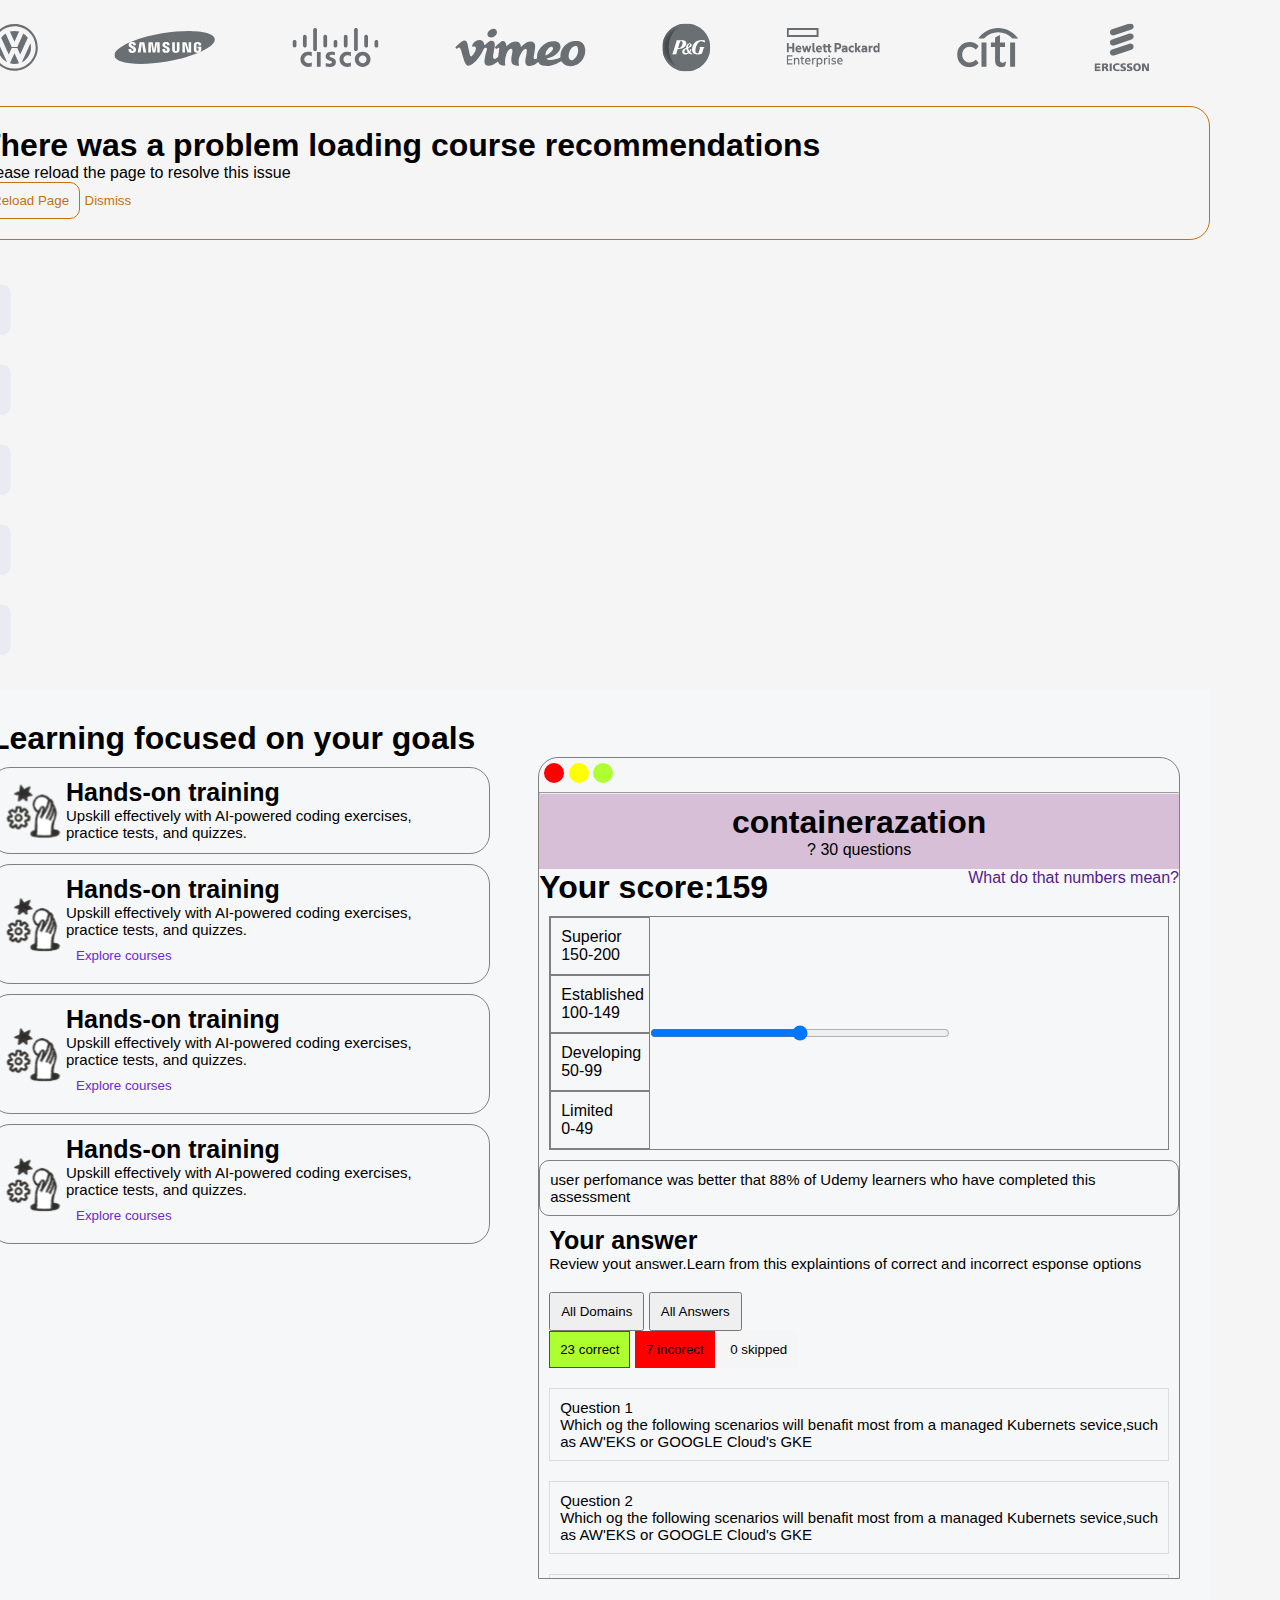
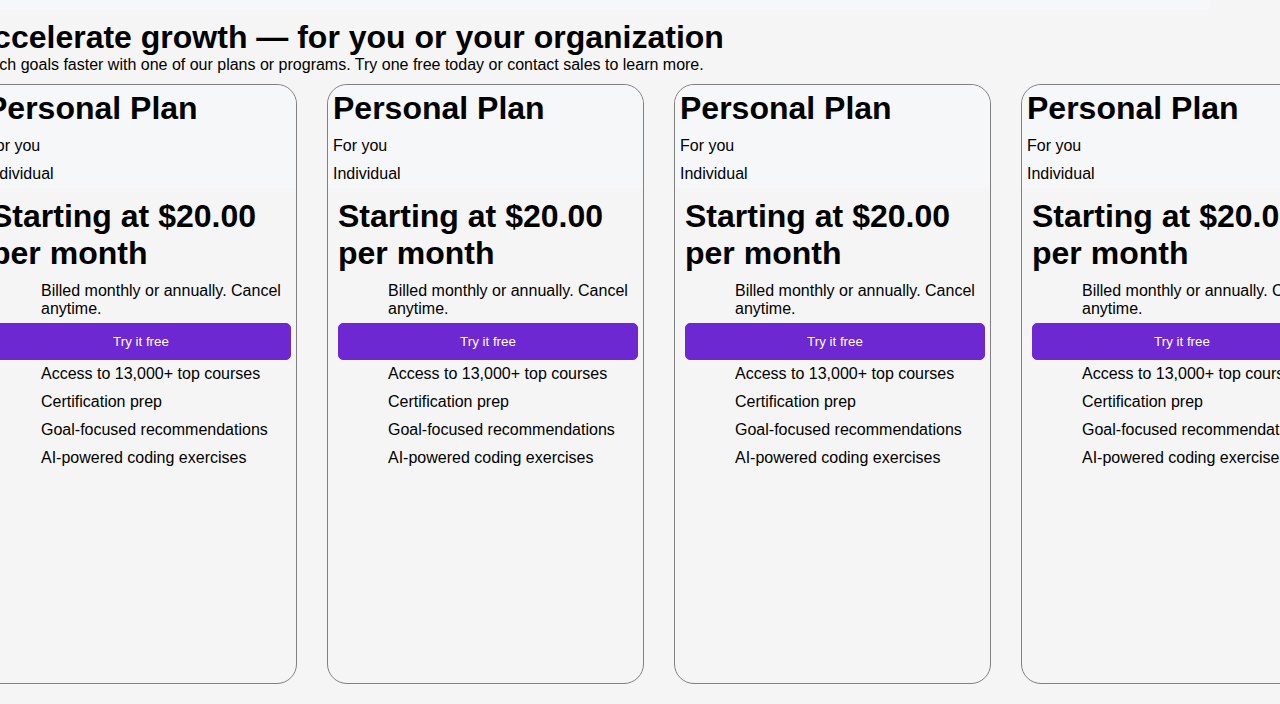
<file: index.html>
<!DOCTYPE html>
<html lang="en">
<head>
    <meta charset="UTF-8">
    <meta name="viewport" content="width=device-width, initial-scale=1.0">
    <title>Document</title>
    <link rel="stylesheet" href="./css/style.css">
</head>
<body>
    <!--header-start-->
    <div class="dias-section">
    <div class="container">
   <!--header-->
    <div class="dias__wrraper">
    <img src="./pictures/Image (12).svg" alt="" class="header__logo">
    <ul class="header__menu">
    <li class="header__item">
    <a href="" class="header__link">Explore</a>
    </li>
    <li class="header__item">
    <form action="" class="header__form">
    <input type="text" class="header__input">
    </form>
    </li>
    <li class="header__item">
    <a href="" class="header__link display__none ">Plans & Pricing</a>
    </li>
    <li class="header__item">
    <a href="" class="header__link ">Udemy Business</a>
    </li>
    <li class="header__item">
    <a href="" class="header__link display__none">Teach on Udemy</a>
    </li>
    </ul>
    <div class="users__account">
    <button class="login__btn">Log in</button>
    <button class="signup__btn">Sign up</button>
    <button class="clear__btn"></button>
    </div>
    </div>
   <!--header-->

   <!--section01-->
   <div class="section01">
    <div class="section01__wrraper">
        <div class="section01__info">
            <h1 class="section01__text">
                Skills that transform <br>
                your career
            </h1>
            <p class="section01__mini-text">
                Our biggest sale of the season is here. Stock up on <br> 
                courses for as low as $9.99 each. Sale ends May 22.
            </p>
            <button class="signup__btn display__none-btn">Explore All Career Accelerators</button>
        </div>
    </div>
   </div>
   <!--section01-->

   <!--section02-->
   <div class="section02">
    <div class="section02__wrraper">
        <h1 class="sectioon02__main-text">
            Ready to reimagine your career?
        </h1>
        <p class="section02__main-p">
            Get the skills and real-world experience employers want with Career Accelerators.
        </p>
        <ul class="section02__menu">
            <li class="section02__item">
                <img src="./pictures/Image [card-media-image_image__PUuGO].svg" alt="" class="admins__photo">
                <h1 class="section02__text">
                    Full Stack Web Developer
                </h1>
                <p class="section02__mini-text">
                    $127,005 average salary (US)•16,500 open roles (US)
                </p>
                <div class="admins__raitings">
                    <div class="section02__borders">
                        <img src="./pictures/SVG.svg" alt="" class="star">
                        <p class="admins-raiting">4.7</p>
                    </div>
                    <div class="section02__borders">
                        <p class="admins-raiting">442K ratings</p>
                    </div>
                    <div class="section02__borders">
                        <p class="admins-raiting">87.6 total hours</p>
                    </div>
                </div>
            </li>
            <li class="section02__item">
                <img src="./pictures/career-card-digitalmarketer.png.svg" alt="" class="admins__photo">
                <h1 class="section02__text">
                    Digital Marketer
                </h1>
                <p class="section02__mini-text">
                    $61,126 average salary (US)  •  36,600 open roles (US)
                </p>
                <div class="admins__raitings">
                    <div class="section02__borders">
                        <img src="./pictures/SVG.svg" alt="" class="star">
                        <p class="admins-raiting">4.6</p>
                    </div>
                    <div class="section02__borders">
                        <p class="admins-raiting">3.3K ratings</p>
                    </div>
                    <div class="section02__borders">
                        <p class="admins-raiting">28.4 total hours</p>
                    </div>
                </div>
            </li>
            <li class="section02__item">
                <img src="./pictures/career-card-data-scientist.png.svg" alt="" class="admins__photo">
                <h1 class="section02__text">
                    Data Scientist
                </h1>
                <p class="section02__mini-text">
                    $126,629 average salary (US)  •  20,800 open roles (US)
                </p>
                <div class="admins__raitings">
                    <div class="section02__borders">
                        <img src="./pictures/SVG.svg" alt="" class="star">
                        <p class="admins-raitings">4.7</p>
                    </div>
                    <div class="section02__borders">
                        <p class="admins-raiting">216K ratings</p>
                    </div>
                    <div class="section02__borders">
                        <p class="admins-raiting">46.8 total hours</p>
                    </div>
                </div>
            </li>
        </ul>
        <button class="login__btn seeall__creators-btn">All Career Accelerators</button>
    </div>
   </div>
   <!--section02-->

    <!--section03-->
   <div class="section02">
    <div class="section02__wrraper">
        <h1 class="sectioon02__main-text">
            All the skills you need in one place
        </h1>
        <p class="section02__main-p">
            From critical skills to technical topics, Udemy supports your professional development.
        </p>

        <div class="info">
            <h1 class="section03__text">

            </h1>
            <p class="section03__mini-text">

            </p>
            <p class="section03__mini-text">

            </p>
            <p class="section03__mini-text">

            </p>
            <ul class="section03__menu">
                <li class="section03__item">
                    <img src="./pictures/Span [block_block__zBKCu].svg" alt="" class="section03__pic">
                    <h1 class="section03__text">

            </h1>
            <p class="section03__mini-text">

            </p>
            <p class="section03__mini-text">

            </p>
            <p class="section03__mini-text">

            </p>
                </li>
                <li class="section03__item">
                    <img src="./pictures/Span [block_block__zBKCu].svg" alt="" class="section03__pic">
                    <h1 class="section03__text">

            </h1>
            <p class="section03__mini-text">

            </p>
            <p class="section03__mini-text">

            </p>
            <p class="section03__mini-text">

            </p>
                </li>
                <li class="section03__item">
                    <img src="./pictures/Span [block_block__zBKCu].svg" alt="" class="section03__pic">
                    <h1 class="section03__text">

            </h1>
            <p class="section03__mini-text">

            </p>
            <p class="section03__mini-text">

            </p>
            <p class="section03__mini-text">

            </p>
                </li>
                <li class="section03__item">
                    <img src="./pictures/Span [block_block__zBKCu].svg" alt="" class="section03__pic">
                    <h1 class="section03__text">

            </h1>
            <p class="section03__mini-text">

            </p>
            <p class="section03__mini-text">

            </p>
            <p class="section03__mini-text">

            </p>
                </li>
            </ul>
        </div>
    </div>
    </div>
    <!--section03-->

    <!--section04-->
    <div class="section04">
        <div class="section04__wrraper">
            <p class="section04__text">Trusted by over 16,000 companies and millions of learners around the world</p>
            <ul class="section04__menu">
                <li class="section04__item">
                    <img src="./pictures/Clip path group.svg" alt="" class="section04__pic">
                </li>
                <li class="section04__item">
                    <img src="./pictures/Image (14).svg" alt="" class="section04__pic">
                </li>
                <li class="section04__item">
                    <img src="./pictures/Image (15).svg" alt="" class="section04__pic">
                </li>
                <li class="section04__item">
                    <img src="./pictures/Image (16).svg" alt="" class="section04__pic">
                </li>
                <li class="section04__item">
                    <img src="./pictures/Image (17).svg" alt="" class="section04__pic">
                </li>
                <li class="section04__item">
                    <img src="./pictures/Image (18).svg" alt="" class="section04__pic">
                </li>
                <li class="section04__item">
                    <img src="./pictures/Image (19).svg" alt="" class="section04__pic">
                </li>
                <li class="section04__item">
                    <img src="./pictures/Image (20).svg" alt="" class="section04__pic">
                </li>
            </ul>
        </div>
    </div>
    <!--section04-->

    <!--section05-->
    <div class="section05">
    <div class="section05__wrraper">
    <div class="problem-mini-section">
    <h1 class="problem-section-text">There was a problem loading course recommendations</h1>
    <p class="problem-section-p">Please reload the page to resolve this issue</p>
    <div class="btns">
    <button class="reload-btn">Reload Page</button>
    <button class="dissmiss-btn">Dismiss</button>
    </div>
    </div>
    <h1 class="section05__text"></h1>
    <ul class="section05__menu">
    <li class="section05__item">
        <img src="./pictures/Div [discovery-units-loading-skeleton_course-image__7WqxQ].svg" alt="" class="section05__img">
    <div class="section05-texts">
        <p class="section05__mini-text"></p>
        <p class="section05__mini-text"></p>
        <p class="section05__mini-text"></p>
        <p class="section05__mini-text"></p>
    </div>
    </li>
    <li class="section05__item">
        <img src="./pictures/Div [discovery-units-loading-skeleton_course-image__7WqxQ].svg" alt="" class="section05__img">
    <div class="section05-texts">
        <p class="section05__mini-text"></p>
        <p class="section05__mini-text"></p>
        <p class="section05__mini-text"></p>
        <p class="section05__mini-text"></p>
    </div>
    </li>
    <li class="section05__item">
        <img src="./pictures/Div [discovery-units-loading-skeleton_course-image__7WqxQ].svg" alt="" class="section05__img">
    <div class="section05-texts">
        <p class="section05__mini-text"></p>
        <p class="section05__mini-text"></p>
        <p class="section05__mini-text"></p>
        <p class="section05__mini-text"></p>
    </div>
    </li>
    <li class="section05__item">
        <img src="./pictures/Div [discovery-units-loading-skeleton_course-image__7WqxQ].svg" alt="" class="section05__img">
    <div class="section05-texts">
        <p class="section05__mini-text"></p>
        <p class="section05__mini-text"></p>
        <p class="section05__mini-text"></p>
        <p class="section05__mini-text"></p>
    </div>
    </li>
    <li class="section05__item">
        <img src="./pictures/Div [discovery-units-loading-skeleton_course-image__7WqxQ].svg" alt="" class="section05__img">
    <div class="section05-texts">
        <p class="section05__mini-text"></p>
        <p class="section05__mini-text"></p>
        <p class="section05__mini-text"></p>
        <p class="section05__mini-text"></p>
    </div>
    </li>
    </ul>
    </div>
    </div>
    <!--section05-->

    <!--section06-->
    <div class="section06">
        <div class="section06__wrraper">
            <h1 class="section06__text">Learning focused on your goals</h1>
            <div class="section06__mini-wrraper">
                <ul class="section06__menu">
                    <li class="section06__item">
                       <img src="./pictures/Image [features-tab_icon__2eVep].svg" alt="" class="section06__pic"> 
                       <div class="section06__info">
                        <h1 class="section06__h1">Hands-on training</h1>
                        <p class="section06__p">
                        Upskill effectively with AI-powered coding exercises, <br> 
                        practice tests, and quizzes.</p>
                       </div>
                    </li>
                    <li class="section06__item">
                       <img src="./pictures/Image [features-tab_icon__2eVep].svg" alt="" class="section06__pic"> 
                       <div class="section06__info">
                        <h1 class="section06__h1">Hands-on training</h1>
                        <p class="section06__p">
                        Upskill effectively with AI-powered coding exercises, <br> 
                        practice tests, and quizzes.</p>
                        <button class="section06__btn">Explore courses</button>
                       </div>
                    </li>
                    <li class="section06__item">
                       <img src="./pictures/Image [features-tab_icon__2eVep].svg" alt="" class="section06__pic"> 
                       <div class="section06__info">
                        <h1 class="section06__h1">Hands-on training</h1>
                        <p class="section06__p">
                        Upskill effectively with AI-powered coding exercises, <br> 
                        practice tests, and quizzes.</p>
                        <button class="section06__btn">Explore courses</button>
                       </div>
                    </li>
                    <li class="section06__item">
                       <img src="./pictures/Image [features-tab_icon__2eVep].svg" alt="" class="section06__pic"> 
                       <div class="section06__info">
                        <h1 class="section06__h1">Hands-on training</h1>
                        <p class="section06__p">
                        Upskill effectively with AI-powered coding exercises, <br> 
                        practice tests, and quizzes.</p>
                        <button class="section06__btn">Explore courses</button>
                       </div>
                    </li>
                </ul>

                <div class="section06__iphone">
                    <div class="section06__phone-header">
                        <div class="red"></div>
                        <div class="yellow"></div>
                        <div class="green"></div>
                    </div>
                    <hr>
                    <div class="section06__containerazation">
                        <h1 class="section06__iphone-h1">containerazation</h1>
                        <p class="section06__iphone-p">? 30 questions</p>
                    </div>
                    <div class="section06__main-info">
                        <div class="section06__mini-wrraper">
                            <h1 class="section06__inphone-h1">Your score:159</h1>
                        <a href="" class="section06__iphone-a">What do that numbers mean?</a>
                        </div>
                        <div class="users__rank">
                            <div class="ranks">
                                <div class="superior">
                                    <p class="user__rank">Superior</p>
                                    <p class="user__rank-num">150-200</p>
                                </div>
                                <div class="established">
                                    <p class="user__rank">Established</p>
                                    <p class="user__rank-num">100-149</p>
                                </div>
                                <div class="developing">
                                    <p class="user__rank">Developing</p>
                                    <p class="user__rank-num">50-99</p>
                                </div>
                                <div class="limited">
                                    <p class="user__rank">Limited</p>
                                    <p class="user__rank-num">0-49</p>
                                </div>
                            </div>
                            <input class="user__submited-rank" type="range">
                        </div>

                        <div class="persent__better">
                            <p class="section06__p">user perfomance was better that 88% of Udemy learners who have completed this <br>
                            assessment
                        </p>
                        </div>
                        <div class="section06__pad"><h1 class="section06__h1">Your answer</h1>
                        <p class="section06__p">Review yout answer.Learn from this explaintions of correct and incorrect esponse options</p>
                    </div>
                        <div class="user__report">
                            <div class="All_parents">
                                <button class="all">All Domains</button>
                            <button class="all">All Answers</button>
                            </div>
                            <div class="answers">
                                <button class="corrects">23 correct</button>
                            <button class="incorrects">7 incorect</button>
                            <button class="skippeds">0 skipped</button>
                            </div>
                        </div>
                        <ul class="questions">
                        <li class="question">
                            <p class="section06__p">Question 1</p>
                            <p class="section06__p">Which og the following scenarios will benafit most from a managed Kubernets sevice,such <br>
                            as AW'EKS or GOOGLE Cloud's GKE</p>
                        </li>
                        <li class="question">
                            <p class="section06__p">Question 2</p>
                            <p class="section06__p">Which og the following scenarios will benafit most from a managed Kubernets sevice,such <br>
                            as AW'EKS or GOOGLE Cloud's GKE</p>
                        </li>
                        <li class="question">
                            <p class="section06__p">Question 3</p>
                            <p class="section06__p">Which og the following scenarios will benafit most from a managed Kubernets sevice,such <br>
                            as AW'EKS or GOOGLE Cloud's GKE</p>
                        </li>
                        <li class="question">
                            <p class="section06__p">Question 4</p>
                            <p class="section06__p">Which og the following scenarios will benafit most from a managed Kubernets sevice,such <br>
                            as AW'EKS or GOOGLE Cloud's GKE</p>
                        </li>
                        <li class="question">
                            <p class="section06__p">Question 5</p>
                            <p class="section06__p">Which og the following scenarios will benafit most from a managed Kubernets sevice,such <br>
                            as AW'EKS or GOOGLE Cloud's GKE</p>
                        </li>
                        <li class="question">
                            <p class="section06__p">Question 6</p>
                            <p class="section06__p">Which og the following scenarios will benafit most from a managed Kubernets sevice,such <br>
                            as AW'EKS or GOOGLE Cloud's GKE</p>
                        </li>
                        <li class="question">
                            <p class="section06__p">Question 7</p>
                            <p class="section06__p">Which og the following scenarios will benafit most from a managed Kubernets sevice,such <br>
                            as AW'EKS or GOOGLE Cloud's GKE</p>
                        </li>
                        <li class="question">
                            <p class="section06__p">Question 8</p>
                            <p class="section06__p">Which og the following scenarios will benafit most from a managed Kubernets sevice,such <br>
                            as AW'EKS or GOOGLE Cloud's GKE</p>
                        </li>
                        <li class="question">
                            <p class="section06__p">Question 9</p>
                            <p class="section06__p">Which og the following scenarios will benafit most from a managed Kubernets sevice,such <br>
                            as AW'EKS or GOOGLE Cloud's GKE</p>
                        </li>
                        <li class="question">
                            <p class="section06__p">Question 10</p>
                            <p class="section06__p">Which og the following scenarios will benafit most from a managed Kubernets sevice,such <br>
                            as AW'EKS or GOOGLE Cloud's GKE</p>
                        </li>
                        <li class="question">
                            <p class="section06__p">Question 11</p>
                            <p class="section06__p">Which og the following scenarios will benafit most from a managed Kubernets sevice,such <br>
                            as AW'EKS or GOOGLE Cloud's GKE</p>
                        </li>
                        <li class="question">
                            <p class="section06__p">Question 12</p>
                            <p class="section06__p">Which og the following scenarios will benafit most from a managed Kubernets sevice,such <br>
                            as AW'EKS or GOOGLE Cloud's GKE</p>
                        </li>
                        <li class="question">
                            <p class="section06__p">Question 13</p>
                            <p class="section06__p">Which og the following scenarios will benafit most from a managed Kubernets sevice,such <br>
                            as AW'EKS or GOOGLE Cloud's GKE</p>
                        </li>
                        <li class="question">
                            <p class="section06__p">Question 14</p>
                            <p class="section06__p">Which og the following scenarios will benafit most from a managed Kubernets sevice,such <br>
                            as AW'EKS or GOOGLE Cloud's GKE</p>
                        </li>
                        <li class="question">
                            <p class="section06__p">Question 15</p>
                            <p class="section06__p">Which og the following scenarios will benafit most from a managed Kubernets sevice,such <br>
                            as AW'EKS or GOOGLE Cloud's GKE</p>
                        </li>
                        <li class="question">
                            <p class="section06__p">Question 16</p>
                            <p class="section06__p">Which og the following scenarios will benafit most from a managed Kubernets sevice,such <br>
                            as AW'EKS or GOOGLE Cloud's GKE</p>
                        </li>
                        <li class="question">
                        <li class="question">
                            <p class="section06__p">Question 17</p>
                            <p class="section06__p">Which og the following scenarios will benafit most from a managed Kubernets sevice,such <br>
                            as AW'EKS or GOOGLE Cloud's GKE</p>
                        </li>
                        <li class="question">
                            <p class="section06__p">Question 18</p>
                            <p class="section06__p">Which og the following scenarios will benafit most from a managed Kubernets sevice,such <br>
                            as AW'EKS or GOOGLE Cloud's GKE</p>
                        </li>
                        <li class="question">
                            <p class="section06__p">Question 19</p>
                            <p class="section06__p">Which og the following scenarios will benafit most from a managed Kubernets sevice,such <br>
                            as AW'EKS or GOOGLE Cloud's GKE</p>
                        </li>
                        <li class="question">
                            <p class="section06__p">Question 20</p>
                            <p class="section06__p">Which og the following scenarios will benafit most from a managed Kubernets sevice,such <br>
                            as AW'EKS or GOOGLE Cloud's GKE</p>
                        </li>
                        <li class="question">
                            <p class="section06__p">Question 21</p>
                            <p class="section06__p">Which og the following scenarios will benafit most from a managed Kubernets sevice,such <br>
                            as AW'EKS or GOOGLE Cloud's GKE</p>
                        </li>
                        <li class="question">
                            <p class="section06__p">Question 22</p>
                            <p class="section06__p">Which og the following scenarios will benafit most from a managed Kubernets sevice,such <br>
                            as AW'EKS or GOOGLE Cloud's GKE</p>
                        </li>
                        <li class="question">
                            <p class="section06__p">Question 23</p>
                            <p class="section06__p">Which og the following scenarios will benafit most from a managed Kubernets sevice,such <br>
                            as AW'EKS or GOOGLE Cloud's GKE</p>
                        </li>
                        <li class="question">
                            <p class="section06__p">Question 24</p>
                            <p class="section06__p">Which og the following scenarios will benafit most from a managed Kubernets sevice,such <br>
                            as AW'EKS or GOOGLE Cloud's GKE</p>
                        </li>
                        <li class="question">
                            <p class="section06__p">Question 25</p>
                            <p class="section06__p">Which og the following scenarios will benafit most from a managed Kubernets sevice,such <br>
                            as AW'EKS or GOOGLE Cloud's GKE</p>
                        </li>
                        <li class="question">
                            <p class="section06__p">Question 26</p>
                            <p class="section06__p">Which og the following scenarios will benafit most from a managed Kubernets sevice,such <br>
                            as AW'EKS or GOOGLE Cloud's GKE</p>
                        </li>
                        <li class="question">
                            <p class="section06__p">Question 27</p>
                            <p class="section06__p">Which og the following scenarios will benafit most from a managed Kubernets sevice,such <br>
                            as AW'EKS or GOOGLE Cloud's GKE</p>
                        </li>
                        <li class="question">
                            <p class="section06__p">Question 28</p>
                            <p class="section06__p">Which og the following scenarios will benafit most from a managed Kubernets sevice,such <br>
                            as AW'EKS or GOOGLE Cloud's GKE</p>
                        </li>
                        <li class="question">
                            <p class="section06__p">Question 29</p>
                            <p class="section06__p">Which og the following scenarios will benafit most from a managed Kubernets sevice,such <br>
                            as AW'EKS or GOOGLE Cloud's GKE</p>
                        </li>
                        <li class="question">
                            <p class="section06__p">Question 30</p>
                            <p class="section06__p">Which og the following scenarios will benafit most from a managed Kubernets sevice,such <br>
                            as AW'EKS or GOOGLE Cloud's GKE</p>
                        </li>
                        </ul>
                    </div>
                </div>
            </div>
        </div>
    </div>
    <!--section06-->

    <!--section07-->
    <div class="section07">
        <div class="section07__wrraper">
            <h1 class="section07__text">
                Accelerate growth — for you or your organization
            </h1>
            <p class="section07__p">
                Reach goals faster with one of our plans or programs. Try one free today or contact sales to learn more.
            </p>
            <ul class="section07__menu">
                <li class="section07__item">
                    <div class="plans">
                        <h1 class="plans__text">Personal Plan</h1>
                        <p class="plans__p">For you</p>
                        <p class="plans__p">Individual</p>
                    </div>
                    <div class="info">
                        <h1 class="info__text">Starting at $20.00 per month</h1>
                        <p class="info__p">Billed monthly or annually. Cancel anytime.</p>
                        <button class="signup__btn btn__07">Try it free</button>
                        <div class="info__texts">
                            <p class="info__p">Access to 13,000+ top courses</p>
                        <p class="info__p">Certification prep</p>
                        <p class="info__p">Goal-focused recommendations</p>
                        <p class="info__p">AI-powered coding exercises</p>
                        </div>
                    </div>
                </li>
                <li class="section07__item">
                    <div class="plans">
                        <h1 class="plans__text">Personal Plan</h1>
                        <p class="plans__p">For you</p>
                        <p class="plans__p">Individual</p>
                    </div>
                    <div class="info">
                        <h1 class="info__text">Starting at $20.00 per month</h1>
                        <p class="info__p">Billed monthly or annually. Cancel anytime.</p>
                        <button class="signup__btn btn__07">Try it free</button>
                        <div class="info__texts">
                            <p class="info__p">Access to 13,000+ top courses</p>
                        <p class="info__p">Certification prep</p>
                        <p class="info__p">Goal-focused recommendations</p>
                        <p class="info__p">AI-powered coding exercises</p>
                        </div>
                    </div>
                </li>
                <li class="section07__item">
                    <div class="plans">
                        <h1 class="plans__text">Personal Plan</h1>
                        <p class="plans__p">For you</p>
                        <p class="plans__p">Individual</p>
                    </div>
                    <div class="info">
                        <h1 class="info__text">Starting at $20.00 per month</h1>
                        <p class="info__p">Billed monthly or annually. Cancel anytime.</p>
                        <button class="signup__btn btn__07">Try it free</button>
                        <div class="info__texts">
                            <p class="info__p">Access to 13,000+ top courses</p>
                        <p class="info__p">Certification prep</p>
                        <p class="info__p">Goal-focused recommendations</p>
                        <p class="info__p">AI-powered coding exercises</p>
                        </div>
                    </div>
                </li>
                <li class="section07__item">
                    <div class="plans">
                        <h1 class="plans__text">Personal Plan</h1>
                        <p class="plans__p">For you</p>
                        <p class="plans__p">Individual</p>
                    </div>
                    <div class="info">
                        <h1 class="info__text">Starting at $20.00 per month</h1>
                        <p class="info__p">Billed monthly or annually. Cancel anytime.</p>
                        <button class="signup__btn btn__07">Try it free</button>
                        <div class="info__texts">
                            <p class="info__p">Access to 13,000+ top courses</p>
                        <p class="info__p">Certification prep</p>
                        <p class="info__p">Goal-focused recommendations</p>
                        <p class="info__p">AI-powered coding exercises</p>
                        </div>
                    </div>
                </li>
            </ul>
        </div>
    </div>
    <!--section07-->

    <!--header-end-->
    
    <!--main-start-->
    <div class="ibrohim-section">
    <div class="container">
    <div class="ibrohim__wrraper">
    <!--hero-start-->
    
    <!--hero-end-->

    <!--section01-start-->

    <!--section01-end-->
    </div>
    </div>
    </div>
    <!--main-end-->

    <!--footer-start-->
    <div class="sarvar-section">
    <div class="container">
    <div class="sarvar__wrraper">
    
    </div>
    </div>
    </div>
    <!--footer-end-->
</body>
</html>
</file>
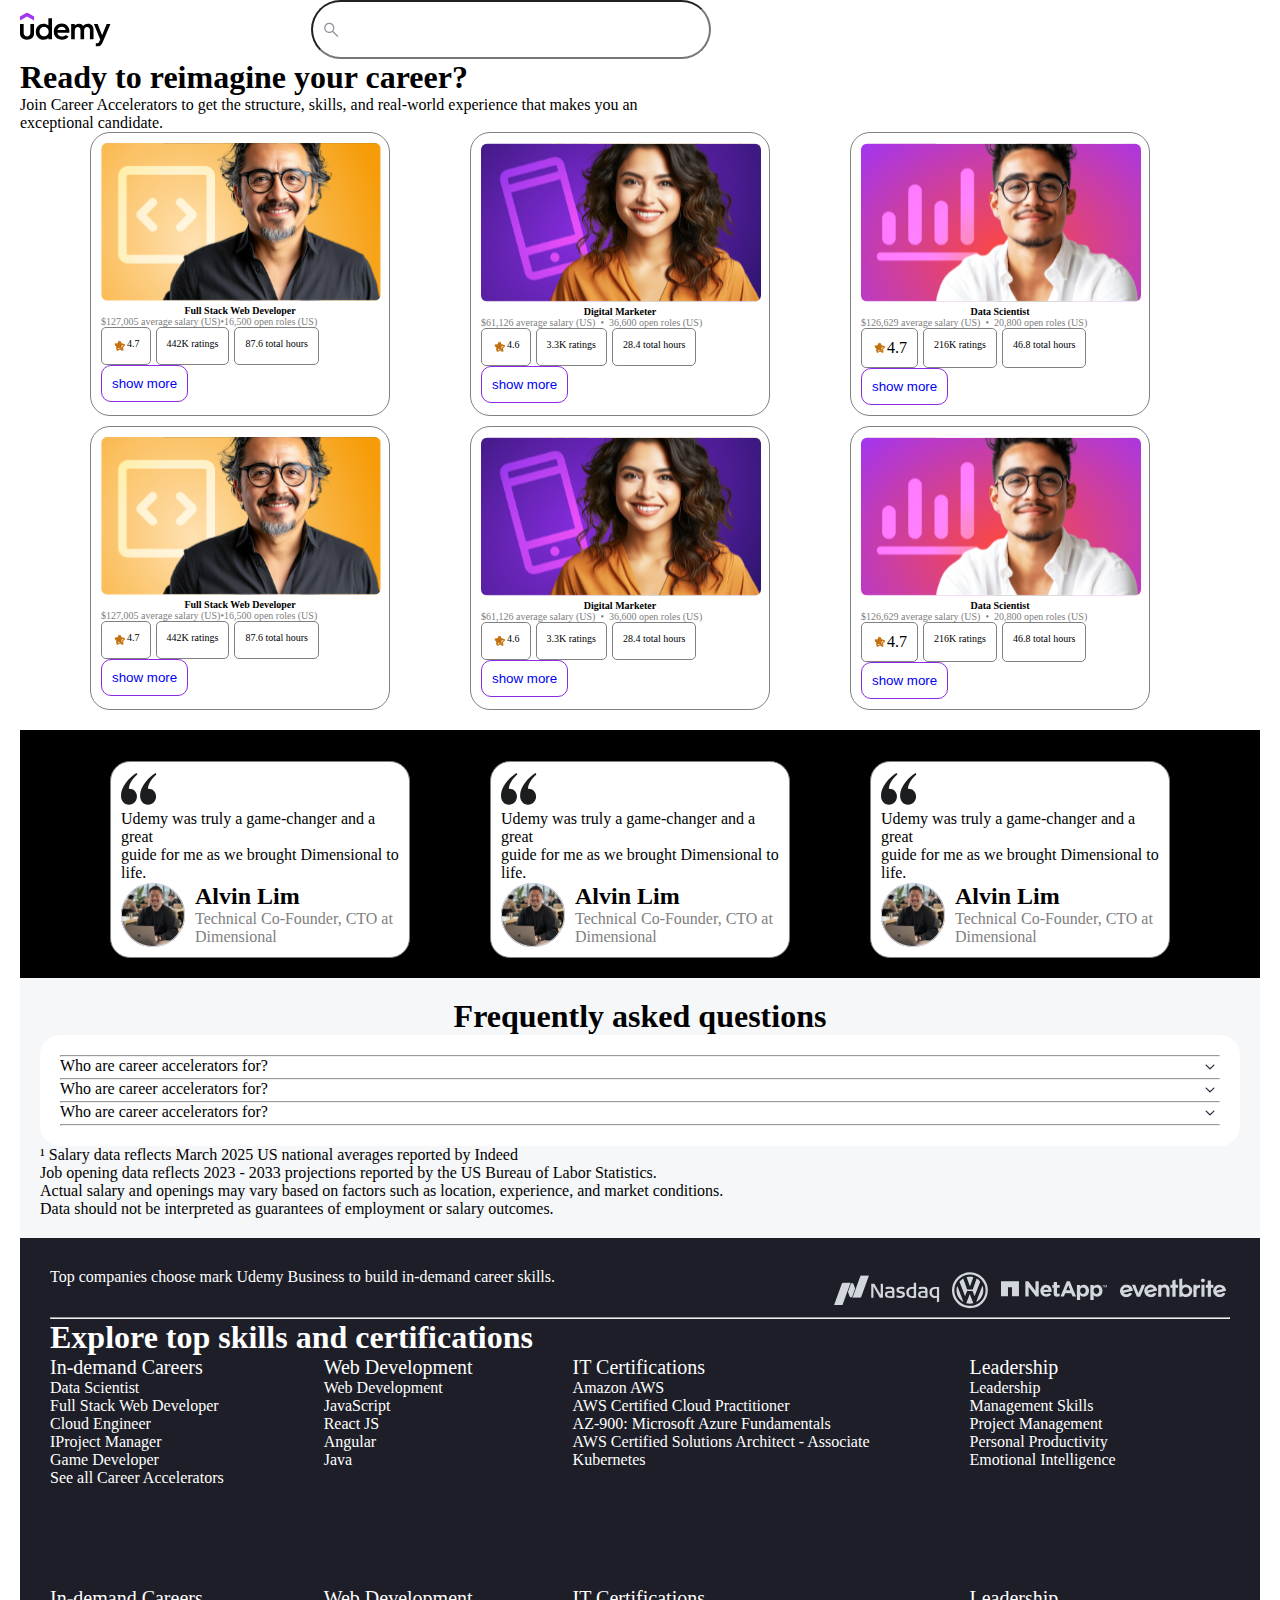
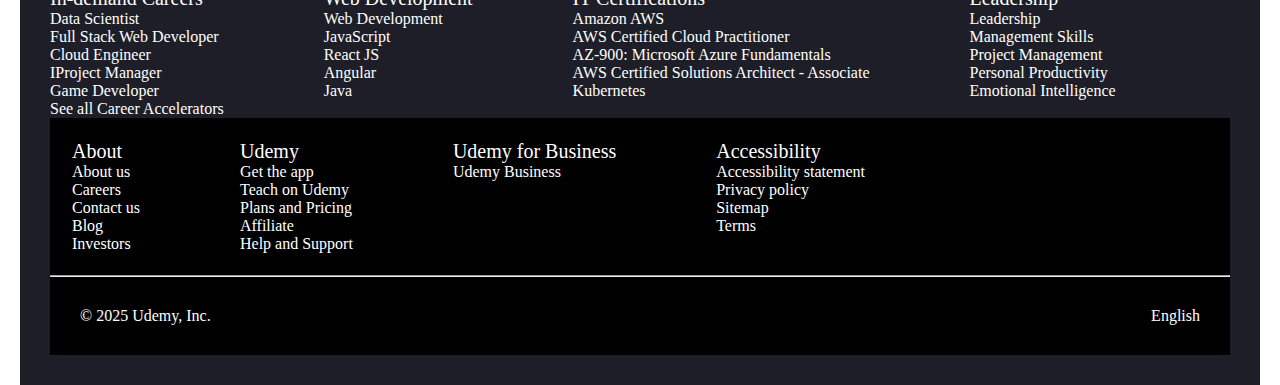
<file: allindex.html>
<!DOCTYPE html>
<html lang="en">
<head>
    <meta charset="UTF-8">
    <meta name="viewport" content="width=device-width, initial-scale=1.0">
    <title>Document</title>
    <link rel="stylesheet" href="./css/allstyle.css">
</head>
<body>
    <!--header-->
    <div class="header">
        <div class="container">
            <div class="header__wrraper">
                <img src="./pictures/Image (12).svg" alt="" class="logo">
                <form action="" class="allindex-form">
                    <img class="search__pic" src="./pictures/Button.svg" alt="">
                    <input type="text" class="allindex-input">
                    
                </form>
            </div>
        </div>
    </div>
    <!--header-->


    <!--main-->
    <div class="main">
        <div class="container">
            <div class="main__wrraper">
                <!--section01-->
                <div class="section01">
                    <h1 class="main__text">Ready to reimagine your career?</h1>
                    <p class="main__p">Join Career Accelerators to get the structure, skills, and real-world experience that makes you an
                       <br> exceptional candidate.</p>
                    <ul class="section02__menu">
                        <li class="section02__item">
                            <img src="./pictures/Image [card-media-image_image__PUuGO].svg" alt="" class="admins__photo">
                            <h1 class="section02__text">
                                Full Stack Web Developer
                            </h1>
                            <p class="section02__mini-text">
                                $127,005 average salary (US)•16,500 open roles (US)
                            </p>
                            <div class="admins__raitings">
                                <div class="section02__borders">
                                    <img src="./pictures/SVG.svg" alt="" class="star">
                                    <p class="admins-raiting">4.7</p>
                                </div>
                                <div class="section02__borders">
                                    <p class="admins-raiting">442K ratings</p>
                                </div>
                                <div class="section02__borders">
                                    <p class="admins-raiting">87.6 total hours</p>
                                </div>
                            </div>
                            <button class="login__btn"><a href="developers.html">show more</a></button>
                        </li>
                        <li class="section02__item">
                            <img src="./pictures/career-card-digitalmarketer.png.svg" alt="" class="admins__photo">
                            <h1 class="section02__text">
                                Digital Marketer
                            </h1>
                            <p class="section02__mini-text">
                                $61,126 average salary (US)  •  36,600 open roles (US)
                            </p>
                            <div class="admins__raitings">
                                <div class="section02__borders">
                                    <img src="./pictures/SVG.svg" alt="" class="star">
                                    <p class="admins-raiting">4.6</p>
                                </div>
                                <div class="section02__borders">
                                    <p class="admins-raiting">3.3K ratings</p>
                                </div>
                                <div class="section02__borders">
                                    <p class="admins-raiting">28.4 total hours</p>
                                </div>
                            </div>
                            <button class="login__btn"><a href="developers.html">show more</a></button>
                        </li>
                        <li class="section02__item">
                            <img src="./pictures/career-card-data-scientist.png.svg" alt="" class="admins__photo">
                            <h1 class="section02__text">
                                Data Scientist
                            </h1>
                            <p class="section02__mini-text">
                                $126,629 average salary (US)  •  20,800 open roles (US)
                            </p>
                            <div class="admins__raitings">
                                <div class="section02__borders">
                                    <img src="./pictures/SVG.svg" alt="" class="star">
                                    <p class="admins-raitings">4.7</p>
                                </div>
                                <div class="section02__borders">
                                    <p class="admins-raiting">216K ratings</p>
                                </div>
                                <div class="section02__borders">
                                    <p class="admins-raiting">46.8 total hours</p>
                                </div>
                            </div>
                            <button class="login__btn"><a href="developers.html">show more</a></button>
                        </li>
                            <li class="section02__item">
                                <img src="./pictures/Image [card-media-image_image__PUuGO].svg" alt="" class="admins__photo">
                                <h1 class="section02__text">
                                    Full Stack Web Developer
                                </h1>
                                <p class="section02__mini-text">
                                    $127,005 average salary (US)•16,500 open roles (US)
                                </p>
                                <div class="admins__raitings">
                                    <div class="section02__borders">
                                        <img src="./pictures/SVG.svg" alt="" class="star">
                                        <p class="admins-raiting">4.7</p>
                                    </div>
                                    <div class="section02__borders">
                                        <p class="admins-raiting">442K ratings</p>
                                    </div>
                                    <div class="section02__borders">
                                        <p class="admins-raiting">87.6 total hours</p>
                                    </div>
                                </div>
                                <button class="login__btn"><a href="developers.html">show more</a></button>
                            </li>
                            <li class="section02__item">
                                <img src="./pictures/career-card-digitalmarketer.png.svg" alt="" class="admins__photo">
                                <h1 class="section02__text">
                                    Digital Marketer
                                </h1>
                                <p class="section02__mini-text">
                                    $61,126 average salary (US)  •  36,600 open roles (US)
                                </p>
                                <div class="admins__raitings">
                                    <div class="section02__borders">
                                        <img src="./pictures/SVG.svg" alt="" class="star">
                                        <p class="admins-raiting">4.6</p>
                                    </div>
                                    <div class="section02__borders">
                                        <p class="admins-raiting">3.3K ratings</p>
                                    </div>
                                    <div class="section02__borders">
                                        <p class="admins-raiting">28.4 total hours</p>
                                    </div>
                                </div>
                                <button class="login__btn"><a href="developers.html">show more</a></button>
                            </li>
                            <li class="section02__item">
                                <img src="./pictures/career-card-data-scientist.png.svg" alt="" class="admins__photo">
                                <h1 class="section02__text">
                                    Data Scientist
                                </h1>
                                <p class="section02__mini-text">
                                    $126,629 average salary (US)  •  20,800 open roles (US)
                                </p>
                                <div class="admins__raitings">
                                    <div class="section02__borders">
                                        <img src="./pictures/SVG.svg" alt="" class="star">
                                        <p class="admins-raitings">4.7</p>
                                    </div>
                                    <div class="section02__borders">
                                        <p class="admins-raiting">216K ratings</p>
                                    </div>
                                    <div class="section02__borders">
                                        <p class="admins-raiting">46.8 total hours</p>
                                    </div>
                                </div>
                                <button class="login__btn"><a href="developers.html">show more</a></button>
                            </li>
                    </ul>
                </div>
                <!--section01-->

                <!--section02-->
                <div class="section02">
                    <div class="section02__wrraper">
                        <h1 class="section02__text">What other learners are saying</h1>
                        <ul class="section02__menu">
                            <li class="section02__item">
                                <img src="./pictures/quote.svg fill.svg" alt="" class="section02__pic">
                                <p class="section02__p">Udemy was truly a game-changer and a great
                                  <br>  guide for me as we brought Dimensional to
                                   <br> life.</p>
                                   <div class="users__comments">
                                    <img src="./pictures/Alvin_Lim.jpeg.svg" alt="" class="users__photo">
                                    <div class="users__name">
                                        <h2 class="user__name">Alvin Lim</h2>
                                        <p class="user__grades">Technical Co-Founder, CTO at Dimensional</p>
                                    </div>
                                   </div>
                            </li>
                            <li class="section02__item">
                                <img src="./pictures/quote.svg fill.svg" alt="" class="section02__pic">
                                <p class="section02__p">Udemy was truly a game-changer and a great
                                  <br>  guide for me as we brought Dimensional to
                                   <br> life.</p>
                                   <div class="users__comments">
                                    <img src="./pictures/Alvin_Lim.jpeg.svg" alt="" class="users__photo">
                                    <div class="users__name">
                                        <h2 class="user__name">Alvin Lim</h2>
                                        <p class="user__grades">Technical Co-Founder, CTO at Dimensional</p>
                                    </div>
                                   </div>
                            </li>
                            <li class="section02__item">
                                <img src="./pictures/quote.svg fill.svg" alt="" class="section02__pic">
                                <p class="section02__p">Udemy was truly a game-changer and a great
                                  <br>  guide for me as we brought Dimensional to
                                   <br> life.</p>
                                   <div class="users__comments">
                                    <img src="./pictures/Alvin_Lim.jpeg.svg" alt="" class="users__photo">
                                    <div class="users__name">
                                        <h2 class="user__name">Alvin Lim</h2>
                                        <p class="user__grades">Technical Co-Founder, CTO at Dimensional</p>
                                    </div>
                                   </div>
                            </li>
                        </ul>
                    </div>
                </div>
                <!--section02-->

                <!--section03-->
                <div class="section03">
                    <div class="section03__wrraper">
                            <h1 class="section03__text">Frequently asked questions</h1>
                            <ul class="section03__menu alindexhtml">
                                <hr>
                                <li class="section03__item">
                                  
                                    <div class="section03__info">
                                        <p class="sectioon03__p">Who are career accelerators for?</p>
                                    <svg width="20" height="21" viewBox="0 0 20 21" fill="none" xmlns="http://www.w3.org/2000/svg">
                                        <path d="M9.99996 12.5608C9.89954 12.5608 9.80607 12.5448 9.71954 12.5127C9.63302 12.4806 9.55072 12.4256 9.47267 12.3477L5.72746 8.60247C5.61218 8.48705 5.55316 8.34198 5.55038 8.16726C5.54774 7.99267 5.60677 7.84497 5.72746 7.72413C5.84829 7.60344 5.99468 7.54309 6.16663 7.54309C6.33857 7.54309 6.48496 7.60344 6.60579 7.72413L9.99996 11.1185L13.3941 7.72413C13.5095 7.60885 13.6546 7.54983 13.8293 7.54705C14.0039 7.54441 14.1516 7.60344 14.2725 7.72413C14.3932 7.84497 14.4535 7.99136 14.4535 8.1633C14.4535 8.33524 14.3932 8.48163 14.2725 8.60247L10.5273 12.3477C10.4492 12.4256 10.3669 12.4806 10.2804 12.5127C10.1938 12.5448 10.1004 12.5608 9.99996 12.5608Z" fill="#2A2B3F"/>
                                        </svg>
                                    </div>
                                  
                                </li>
                                <hr>
                                <li class="section03__item">
                                    <div class="section03__info">
                                        <p class="sectioon03__p">Who are career accelerators for?</p>
                                    <svg width="20" height="21" viewBox="0 0 20 21" fill="none" xmlns="http://www.w3.org/2000/svg">
                                        <path d="M9.99996 12.5608C9.89954 12.5608 9.80607 12.5448 9.71954 12.5127C9.63302 12.4806 9.55072 12.4256 9.47267 12.3477L5.72746 8.60247C5.61218 8.48705 5.55316 8.34198 5.55038 8.16726C5.54774 7.99267 5.60677 7.84497 5.72746 7.72413C5.84829 7.60344 5.99468 7.54309 6.16663 7.54309C6.33857 7.54309 6.48496 7.60344 6.60579 7.72413L9.99996 11.1185L13.3941 7.72413C13.5095 7.60885 13.6546 7.54983 13.8293 7.54705C14.0039 7.54441 14.1516 7.60344 14.2725 7.72413C14.3932 7.84497 14.4535 7.99136 14.4535 8.1633C14.4535 8.33524 14.3932 8.48163 14.2725 8.60247L10.5273 12.3477C10.4492 12.4256 10.3669 12.4806 10.2804 12.5127C10.1938 12.5448 10.1004 12.5608 9.99996 12.5608Z" fill="#2A2B3F"/>
                                        </svg>
                                    </div>
                                    
                                </li>
                                <hr>
                                <li class="section03__item">
                                    <div class="section03__info">
                                        <p class="sectioon03__p">Who are career accelerators for?</p>
                                    <svg width="20" height="21" viewBox="0 0 20 21" fill="none" xmlns="http://www.w3.org/2000/svg">
                                        <path d="M9.99996 12.5608C9.89954 12.5608 9.80607 12.5448 9.71954 12.5127C9.63302 12.4806 9.55072 12.4256 9.47267 12.3477L5.72746 8.60247C5.61218 8.48705 5.55316 8.34198 5.55038 8.16726C5.54774 7.99267 5.60677 7.84497 5.72746 7.72413C5.84829 7.60344 5.99468 7.54309 6.16663 7.54309C6.33857 7.54309 6.48496 7.60344 6.60579 7.72413L9.99996 11.1185L13.3941 7.72413C13.5095 7.60885 13.6546 7.54983 13.8293 7.54705C14.0039 7.54441 14.1516 7.60344 14.2725 7.72413C14.3932 7.84497 14.4535 7.99136 14.4535 8.1633C14.4535 8.33524 14.3932 8.48163 14.2725 8.60247L10.5273 12.3477C10.4492 12.4256 10.3669 12.4806 10.2804 12.5127C10.1938 12.5448 10.1004 12.5608 9.99996 12.5608Z" fill="#2A2B3F"/>
                                        </svg>
                                    </div>
                               
                                </li>
                                <hr>
                            </ul>
                            <p class="section03__p">
                                ¹ Salary data reflects March 2025 US national averages reported by Indeed
<br> Job opening data reflects 2023 - 2033 projections reported by the US Bureau of Labor Statistics.
<br> Actual salary and openings may vary based on factors such as location, experience, and market conditions.
<br> Data should not be interpreted as guarantees of employment or salary outcomes.
                            </p>
                    </div>
                </div>
                <!--section03-->
            </div>
        </div>
    </div>
    <!--main-->


    <!--footer-->
    <div class="footer">
        <div class="container">
            <div class="footer__wrraper">
            <div class="footer__min-header">
                <p class="footer__p">Top companies choose mark <a href="" class="footer__a">Udemy Business</a>  to build in-demand career skills.</p>
                <div class="footer__pictures">
                    <img src="./pictures/Nasdaq.svg" alt="" class="footer__picture">
                    <img src="./pictures/Volkswagen.svg" alt="" class="footer__picture">
                    <img src="./pictures/netapp-light.svg.svg" alt="" class="footer__picture">
                    <img src="./pictures/eventbrite-light.svg fill.svg" alt="" class="footer__picture">
                </div>
            </div>
            <hr>
            <div class="footer__main-info">
                <h1 class="footer__text">Explore top skills and certifications</h1>
                <ul class="footer__menu">
                    <li class="footer__item">
                        <ul class="mini__footer-menu">
                            <li class="mini__footer-item"><a href="" class="mini__footer-a bigger__a">In-demand Careers</a></li>
                            <li class="mini__footer-item"><a href="" class="mini__footer-a">Data Scientist</a></li>
                            <li class="mini__footer-item"><a href="" class="mini__footer-a">Full Stack Web Developer</a></li>
                            <li class="mini__footer-item"><a href="" class="mini__footer-a">Cloud Engineer</a></li>
                            <li class="mini__footer-item"><a href="" class="mini__footer-a">IProject Manager</a></li>
                            <li class="mini__footer-item"><a href="" class="mini__footer-a">Game Developer</a></li>
                            <li class="mini__footer-item"><a href="" class="mini__footer-a">See all Career Accelerators</a></li>
                        </ul>
                    </li>
                    <li class="footer__item">
                        <ul class="mini__footer-menu">
                            <li class="mini__footer-item"><a href="" class="mini__footer-a bigger__a">Web Development</a></li>
                            <li class="mini__footer-item"><a href="" class="mini__footer-a">Web Development</a></li>
                            <li class="mini__footer-item"><a href="" class="mini__footer-a">JavaScript</a></li>
                            <li class="mini__footer-item"><a href="" class="mini__footer-a">React JS</a></li>
                            <li class="mini__footer-item"><a href="" class="mini__footer-a">Angular</a></li>
                            <li class="mini__footer-item"><a href="" class="mini__footer-a">Java</a></li>
                        </ul>
                    </li>
                    <li class="footer__item">
                        <ul class="mini__footer-menu">
                            <li class="mini__footer-item"><a href="" class="mini__footer-a bigger__a">IT Certifications</a></li>
                            <li class="mini__footer-item"><a href="" class="mini__footer-a">Amazon AWS</a></li>
                            <li class="mini__footer-item"><a href="" class="mini__footer-a">AWS Certified Cloud Practitioner</a></li>
                            <li class="mini__footer-item"><a href="" class="mini__footer-a">AZ-900: Microsoft Azure Fundamentals</a></li>
                            <li class="mini__footer-item"><a href="" class="mini__footer-a">AWS Certified Solutions Architect - Associate</a></li>
                            <li class="mini__footer-item"><a href="" class="mini__footer-a">Kubernetes</a></li>
                        </ul>
                    </li>
                    <li class="footer__item">
                        <ul class="mini__footer-menu">
                            <li class="mini__footer-item"><a href="" class="mini__footer-a bigger__a">Leadership</a></li>
                            <li class="mini__footer-item"><a href="" class="mini__footer-a">Leadership</a></li>
                            <li class="mini__footer-item"><a href="" class="mini__footer-a">Management Skills</a></li>
                            <li class="mini__footer-item"><a href="" class="mini__footer-a">Project Management</a></li>
                            <li class="mini__footer-item"><a href="" class="mini__footer-a">Personal Productivity</a></li>
                            <li class="mini__footer-item"><a href="" class="mini__footer-a">Emotional Intelligence</a></li>
                        </ul>
                    </li>
                    <li class="footer__item">
                        <ul class="mini__footer-menu">
                            <li class="mini__footer-item"><a href="" class="mini__footer-a bigger__a">In-demand Careers</a></li>
                            <li class="mini__footer-item"><a href="" class="mini__footer-a">Data Scientist</a></li>
                            <li class="mini__footer-item"><a href="" class="mini__footer-a">Full Stack Web Developer</a></li>
                            <li class="mini__footer-item"><a href="" class="mini__footer-a">Cloud Engineer</a></li>
                            <li class="mini__footer-item"><a href="" class="mini__footer-a">IProject Manager</a></li>
                            <li class="mini__footer-item"><a href="" class="mini__footer-a">Game Developer</a></li>
                            <li class="mini__footer-item"><a href="" class="mini__footer-a">See all Career Accelerators</a></li>
                        </ul>
                    </li>
                    <li class="footer__item">
                        <ul class="mini__footer-menu">
                            <li class="mini__footer-item"><a href="" class="mini__footer-a bigger__a">Web Development</a></li>
                            <li class="mini__footer-item"><a href="" class="mini__footer-a">Web Development</a></li>
                            <li class="mini__footer-item"><a href="" class="mini__footer-a">JavaScript</a></li>
                            <li class="mini__footer-item"><a href="" class="mini__footer-a">React JS</a></li>
                            <li class="mini__footer-item"><a href="" class="mini__footer-a">Angular</a></li>
                            <li class="mini__footer-item"><a href="" class="mini__footer-a">Java</a></li>
                        </ul>
                    </li>
                    <li class="footer__item">
                        <ul class="mini__footer-menu">
                            <li class="mini__footer-item"><a href="" class="mini__footer-a bigger__a">IT Certifications</a></li>
                            <li class="mini__footer-item"><a href="" class="mini__footer-a">Amazon AWS</a></li>
                            <li class="mini__footer-item"><a href="" class="mini__footer-a">AWS Certified Cloud Practitioner</a></li>
                            <li class="mini__footer-item"><a href="" class="mini__footer-a">AZ-900: Microsoft Azure Fundamentals</a></li>
                            <li class="mini__footer-item"><a href="" class="mini__footer-a">AWS Certified Solutions Architect - Associate</a></li>
                            <li class="mini__footer-item"><a href="" class="mini__footer-a">Kubernetes</a></li>
                        </ul>
                    </li>
                    <li class="footer__item">
                        <ul class="mini__footer-menu">
                            <li class="mini__footer-item"><a href="" class="mini__footer-a bigger__a">Leadership</a></li>
                            <li class="mini__footer-item"><a href="" class="mini__footer-a">Leadership</a></li>
                            <li class="mini__footer-item"><a href="" class="mini__footer-a">Management Skills</a></li>
                            <li class="mini__footer-item"><a href="" class="mini__footer-a">Project Management</a></li>
                            <li class="mini__footer-item"><a href="" class="mini__footer-a">Personal Productivity</a></li>
                            <li class="mini__footer-item"><a href="" class="mini__footer-a">Emotional Intelligence</a></li>
                        </ul>
                    </li>
                </ul>
                <ul class="footer__ul">
                    <li class="footer__li">
                        <ul class="mini__footer-menu">
                            <li class="mini__footer-item"><a href="" class="mini__footer-a bigger__a">About</a></li>
                            <li class="mini__footer-item"><a href="" class="mini__footer-a">About us</a></li>
                            <li class="mini__footer-item"><a href="" class="mini__footer-a">Careers</a></li>
                            <li class="mini__footer-item"><a href="" class="mini__footer-a">Contact us</a></li>
                            <li class="mini__footer-item"><a href="" class="mini__footer-a">Blog</a></li>
                            <li class="mini__footer-item"><a href="" class="mini__footer-a">Investors</a></li>
                        </ul>
                        <ul class="mini__footer-menu">
                            <li class="mini__footer-item"><a href="" class="mini__footer-a bigger__a">Udemy</a></li>
                            <li class="mini__footer-item"><a href="" class="mini__footer-a">Get the app</a></li>
                            <li class="mini__footer-item"><a href="" class="mini__footer-a">Teach on Udemy</a></li>
                            <li class="mini__footer-item"><a href="" class="mini__footer-a">Plans and Pricing</a></li>
                            <li class="mini__footer-item"><a href="" class="mini__footer-a">Affiliate</a></li>
                            <li class="mini__footer-item"><a href="" class="mini__footer-a">Help and Support</a></li>
                        </ul>
                        <ul class="mini__footer-menu">
                            <li class="mini__footer-item"><a href="" class="mini__footer-a bigger__a">Udemy for Business</a></li>
                            <li class="mini__footer-item"><a href="" class="mini__footer-a">Udemy Business</a></li>
                        </ul>
                        <ul class="mini__footer-menu">
                            <li class="mini__footer-item"><a href="" class="mini__footer-a bigger__a">Accessibility</a></li>
                            <li class="mini__footer-item"><a href="" class="mini__footer-a">Accessibility statement</a></li>
                            <li class="mini__footer-item"><a href="" class="mini__footer-a">Privacy policy</a></li>
                            <li class="mini__footer-item"><a href="" class="mini__footer-a">Sitemap</a></li>
                            <li class="mini__footer-item"><a href="" class="mini__footer-a">Terms</a></li>
                        </ul>
                    </li>
                </ul>
            </div>
            <hr>
            <div class="footer__end">
            <a href="" class="footer__a">© 2025 Udemy, Inc.</a>
            <div class="footer__a">English</div>
            </div>
            </div>
        </div>
    </div>
    <!--footer-->
</body>
</html>
</file>
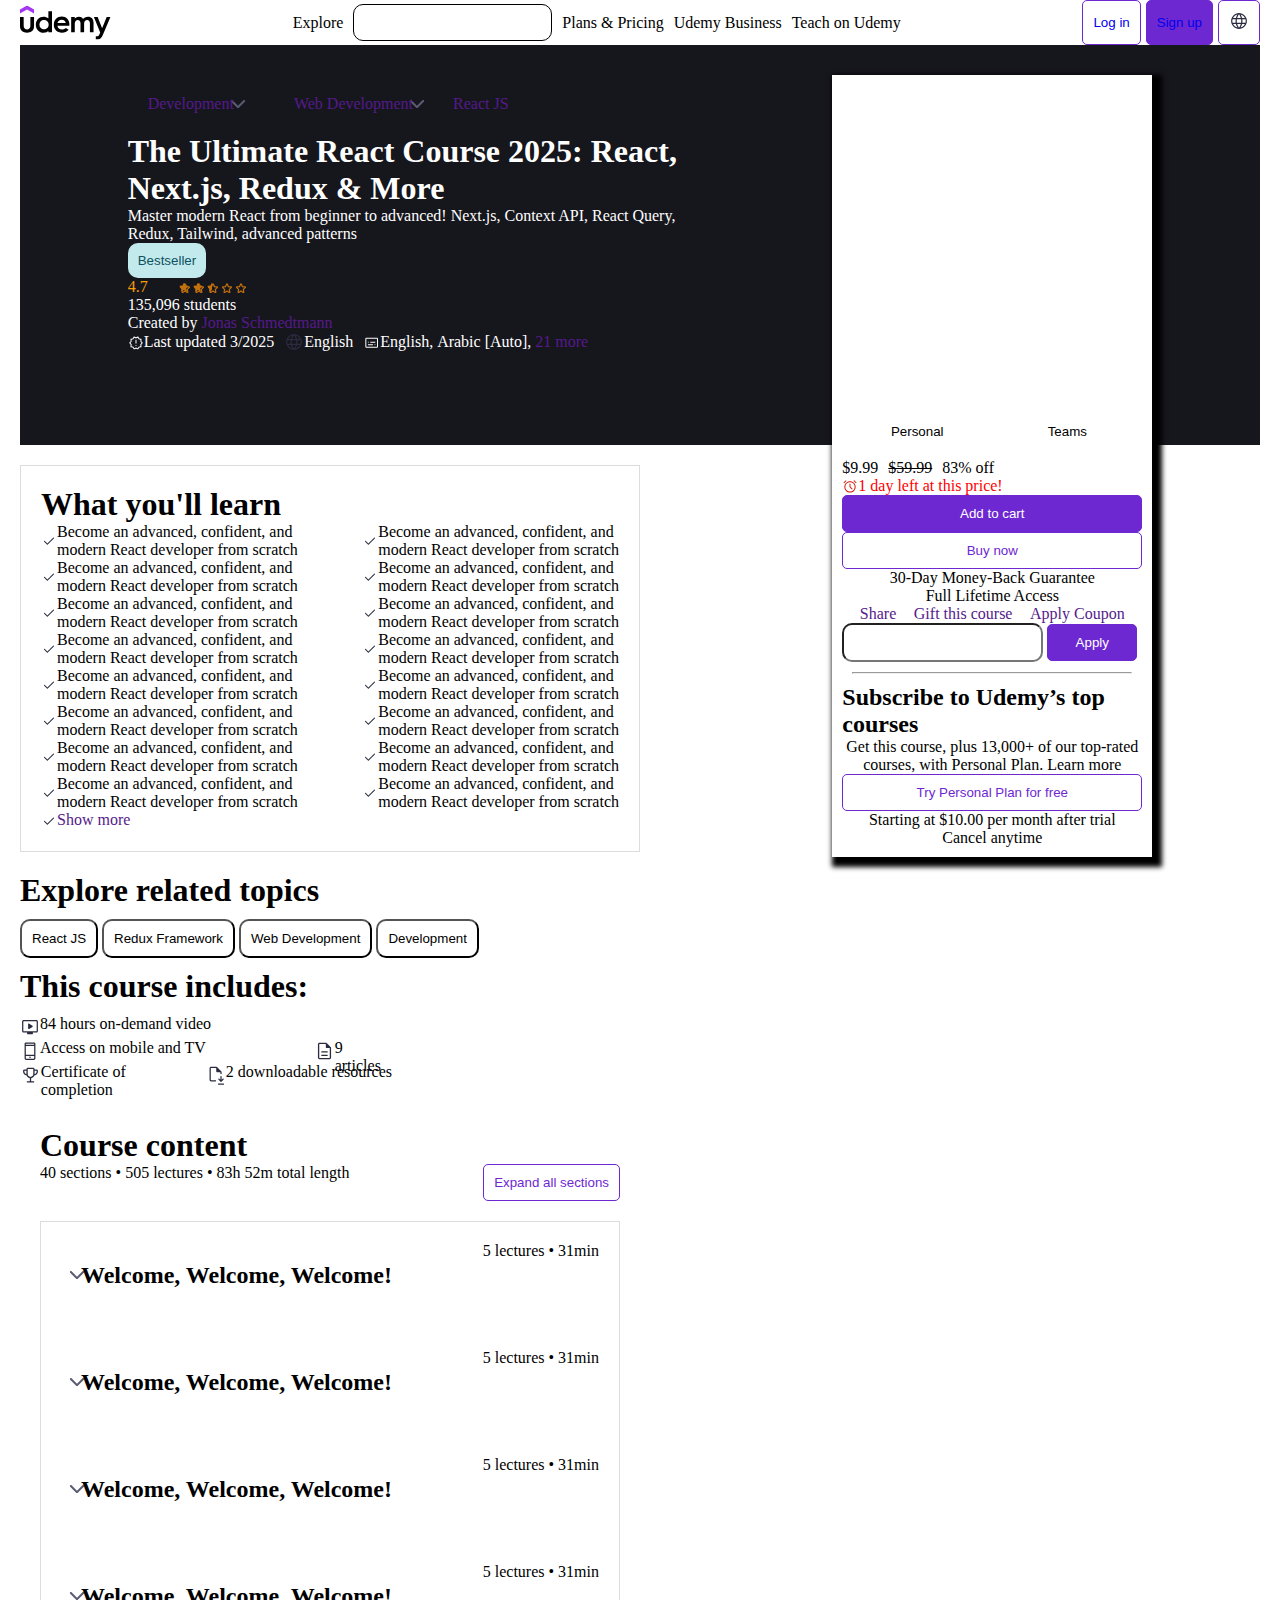
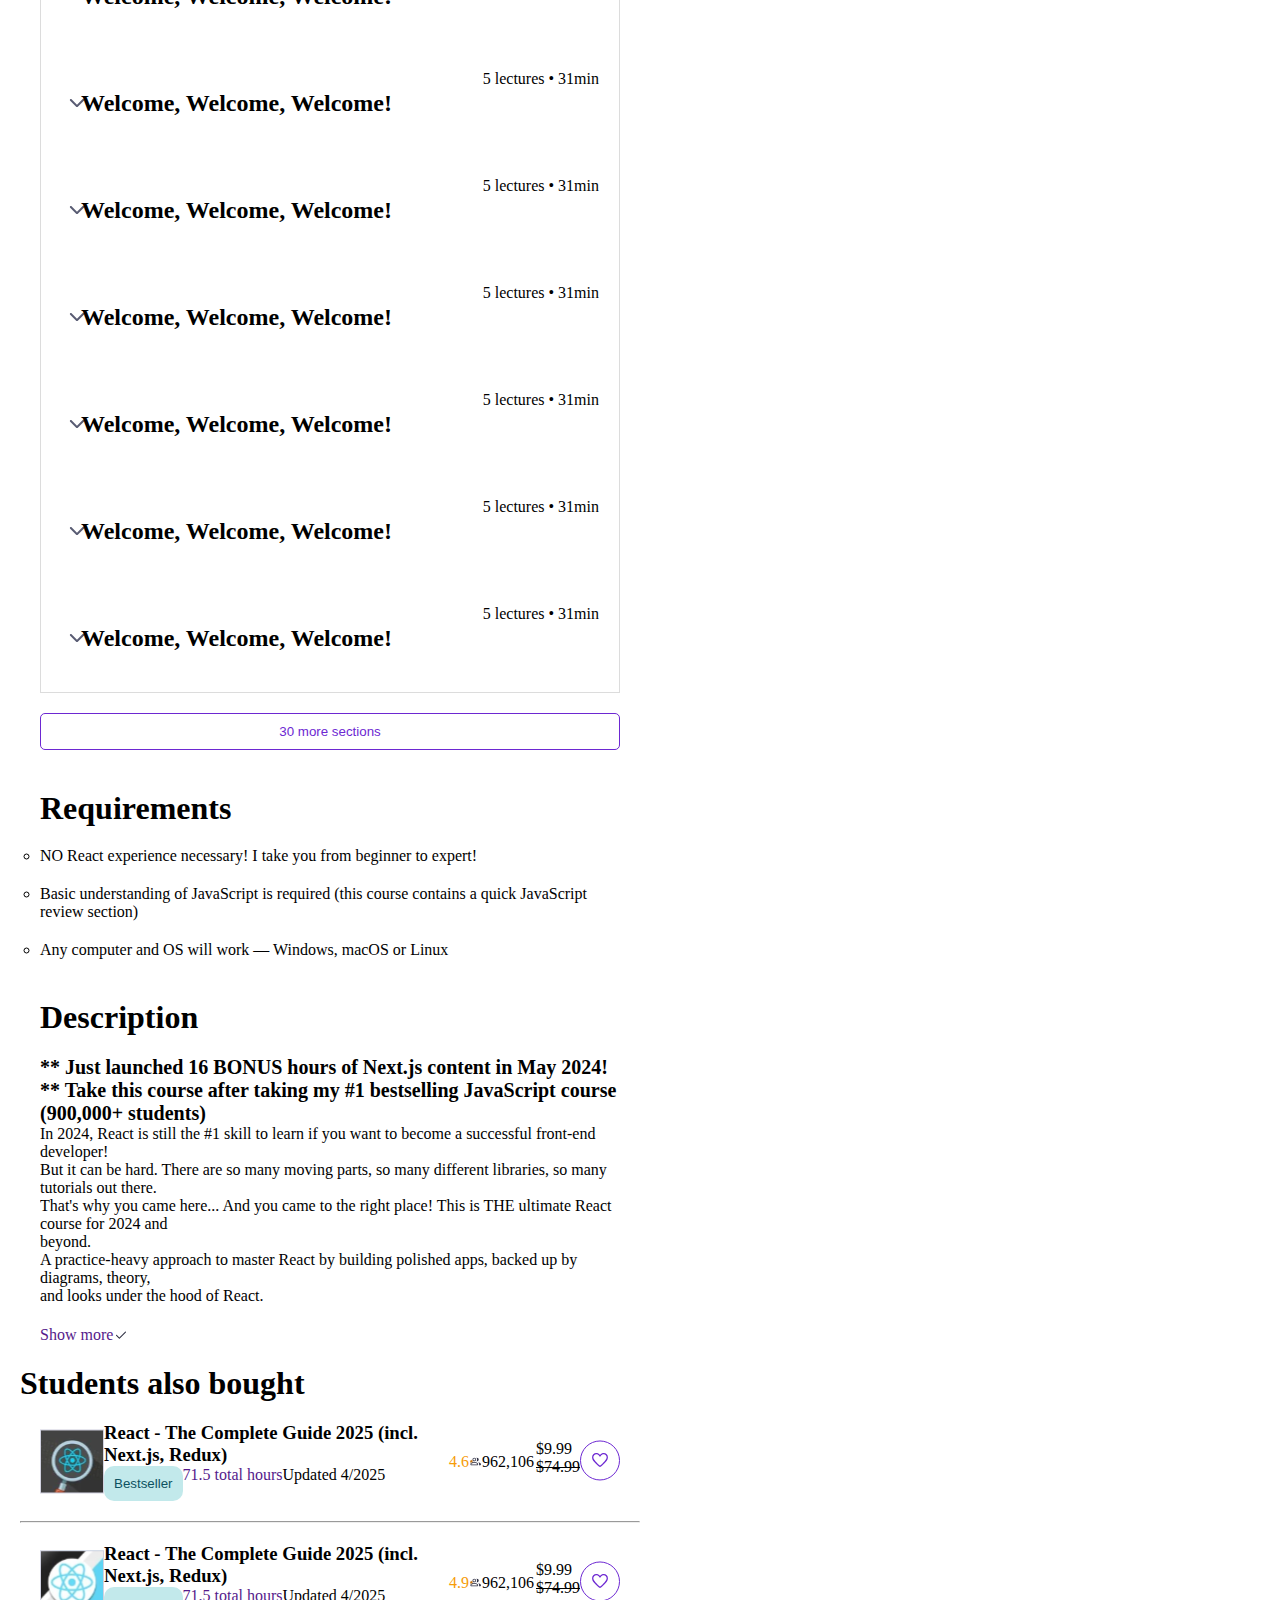
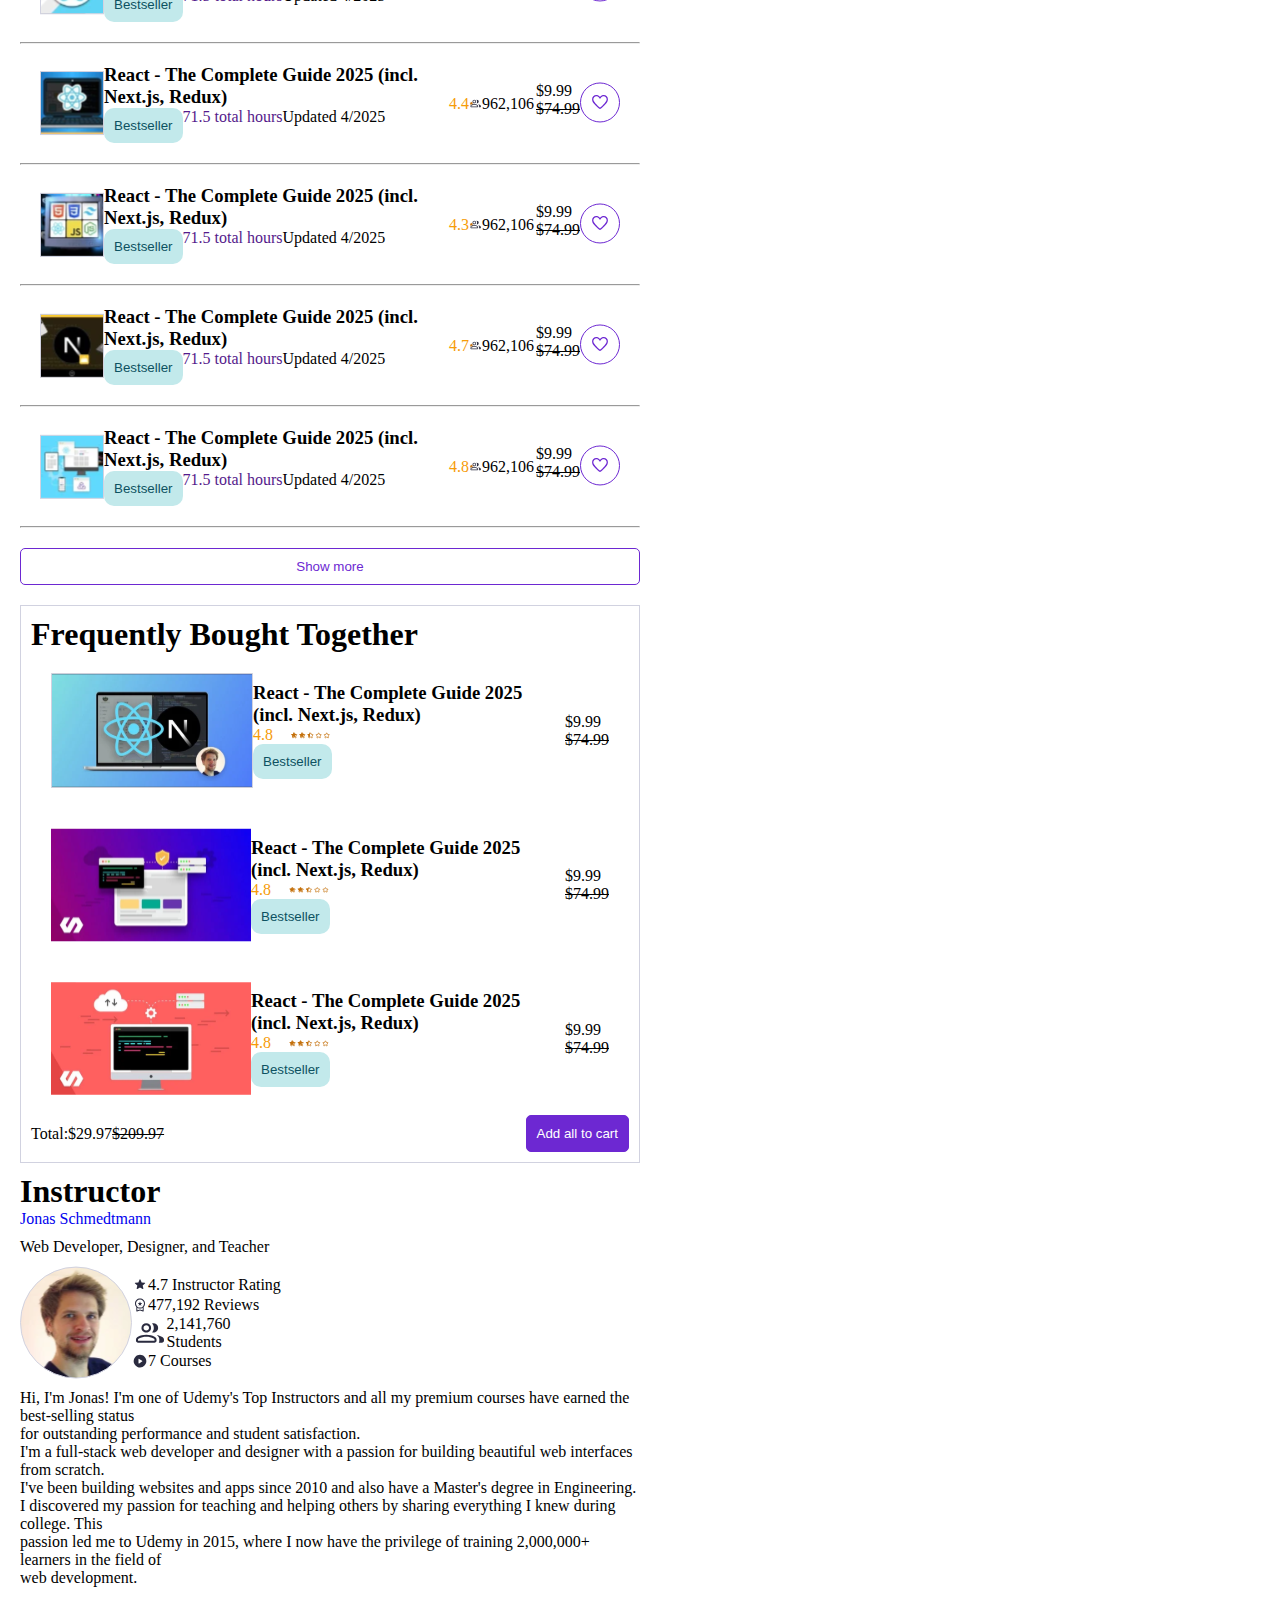
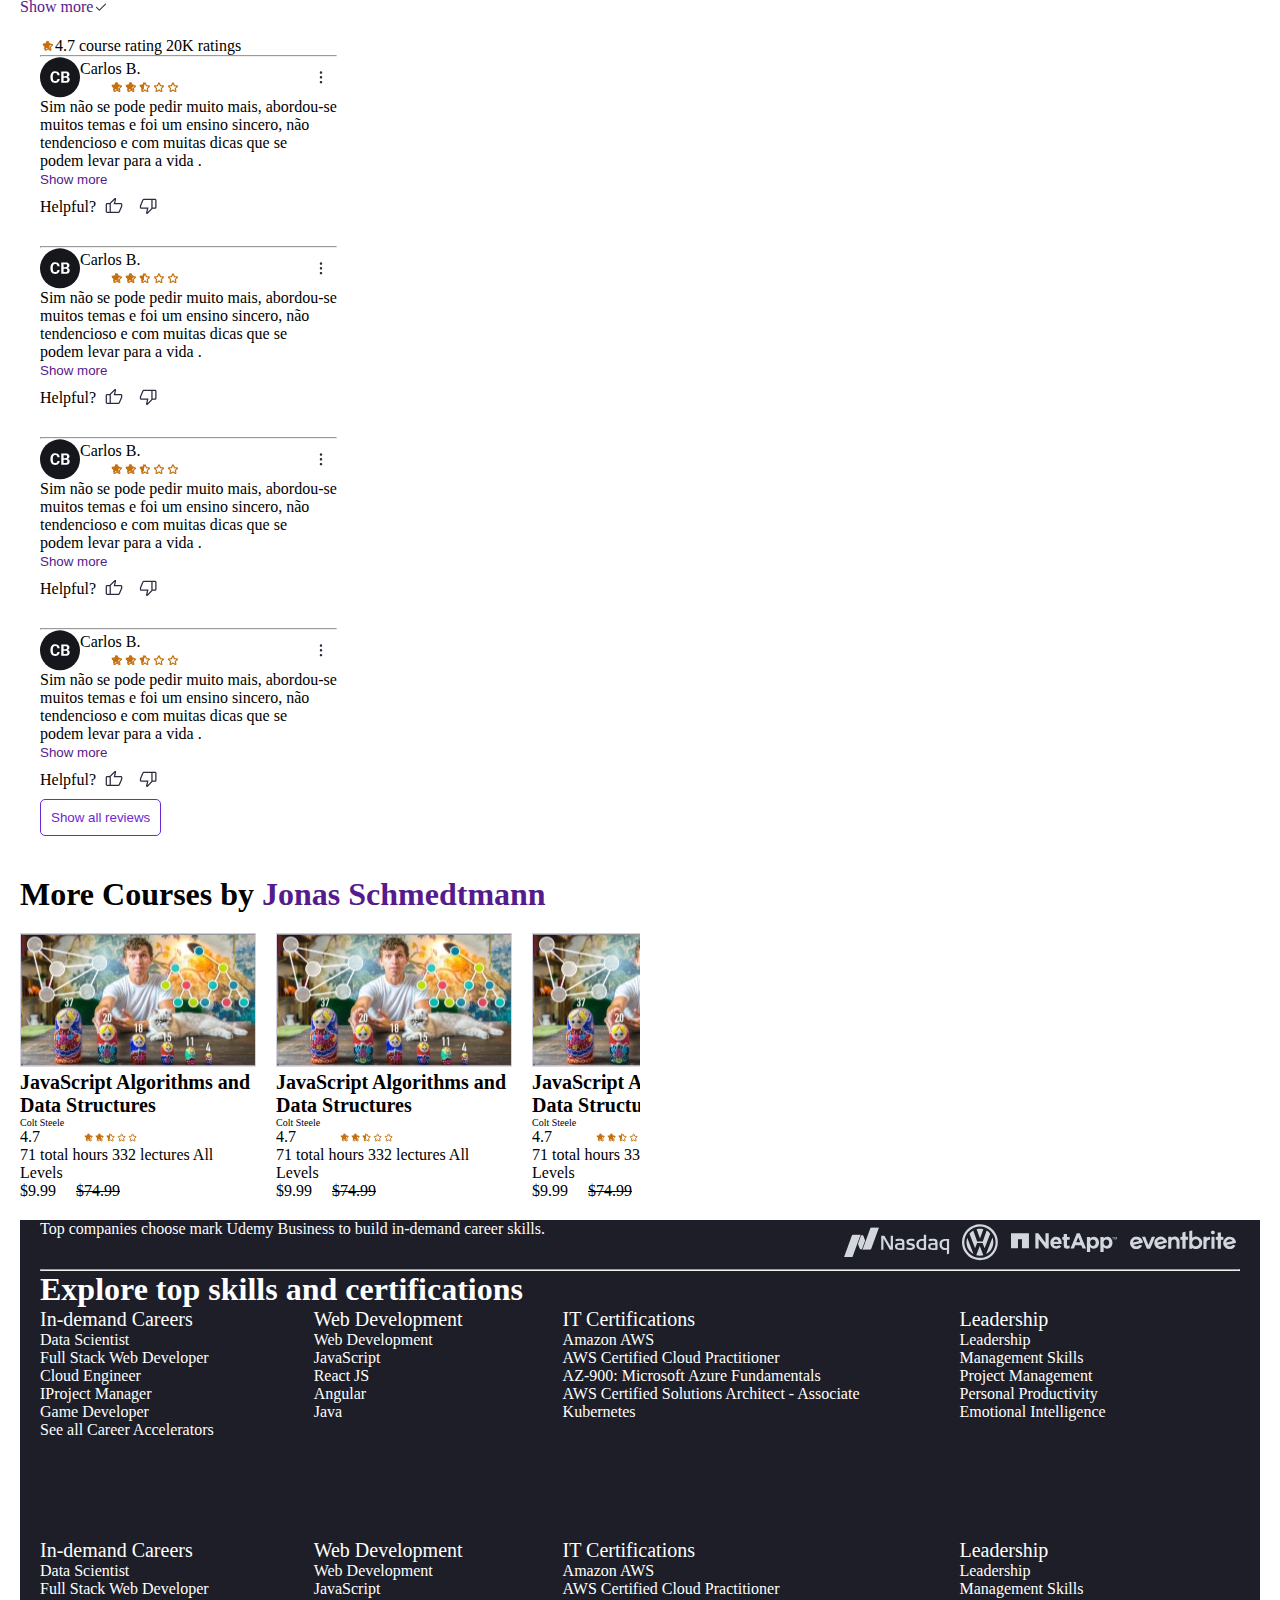
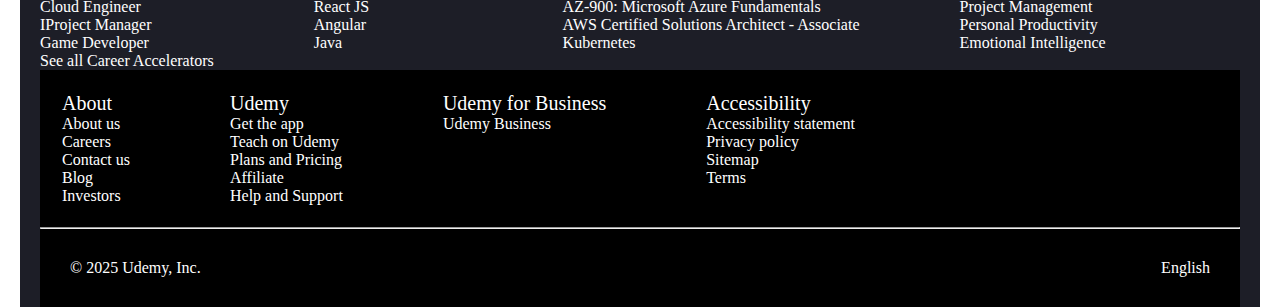
<file: course.html>
<!DOCTYPE html>
<html lang="en">
<head>
    <meta charset="UTF-8">
    <meta name="viewport" content="width=device-width, initial-scale=1.0">
    <title>Document</title>
    <link rel="stylesheet" href="./css/course.css">
</head>
<body>
    <!--header-->
    <div class="header">
        <div class="container">
            <div class="header__wrraper">
                <div class="dias__wrraper">
                    <img src="./pictures/Image (12).svg" alt="" class="header__logo">
                    <ul class="header__menu">
                    <li class="header__item">
                    <a href="" class="header__link">Explore</a>
                    </li>
                    <li class="header__item">
                    <form action="" class="header__form">
                    <input type="text" class="header__input">
                    </form>
                    </li>
                    <li class="header__item">
                    <a href="" class="header__link display__none ">Plans & Pricing</a>
                    </li>
                    <li class="header__item">
                    <a href="" class="header__link ">Udemy Business</a>
                    </li>
                    <li class="header__item">
                    <a href="" class="header__link display__none">Teach on Udemy</a>
                    </li>
                    </ul>
                    <div class="users__account">
                    <button class="login__btn"><a href="verify.html" class="header___link-ver">Log in</a></button>
                    <button class="signup__btn"><a href="signup.html" class="header___link-ver">Sign up</a></button>
                    <button class="clear__btn"><img src="./secondpictures/Img - Choose a language (1).svg" alt="" class="header__pic"></button>
                    </div>
                    </div>
            </div>
        </div>
    </div>
    <!--header-->

    <!--main-->
    <div class="main">
        <div class="container">
            <div class="main__wrraper">
                <!--hero-->
                <div class="hero">
                    <div class="hero__wrraper">
                        <div class="hero__main-info">
                            <div class="hero__mini-header">
                                <a href="" class="hero__link link__img">Development</a>
                                <a href="" class="hero__link link__img ">Web Development</a>
                                <a href="" class="hero__link">React JS</a>
                            </div>
                            <iframe class="youtube" width="100%" height="315" src="https://www.youtube.com/embed/kAiX0itnonM?si=0X3wXvsDJ9HK0mR0" title="YouTube video player" frameborder="0" allow="accelerometer; autoplay; clipboard-write; encrypted-media; gyroscope; picture-in-picture; web-share" referrerpolicy="strict-origin-when-cross-origin" allowfullscreen></iframe>
                            
                            <h1 class="hero__h1">
                                The Ultimate React Course 2025: React, <br>
Next.js, Redux & More
                            </h1>
                            <p class="hero__p">
                                Master modern React from beginner to advanced! Next.js, Context API, React Query, <br>
Redux, Tailwind, advanced patterns
                            </p>
                            <div class="hero__mini-wrraper">
                                <button class="hero__users-course">Bestseller</button>
                                <div class="hero__star-rank">
                                    <p class="hero__rank">4.7</p>
                                    <img src="./pictures/assets/SVG.svg" alt="" class="hero__star">
                                </div>
                                <p class="hero__p">135,096 students</p>
                            </div>
                            <div class="hero__row-wrrapers">
                                <p class="hero__p">Created by <a href="" class="hero__link">Jonas Schmedtmann</a></p>
                            </div>
                            <div class="hero__settings">
                                <div class="hero__row-wrrapers">
                                    <img src="./pictures/SVG (7).svg" alt="" class="hero__mini-pic">
                                    <p class="hero__p">Last updated 3/2025</p>
                                </div>
                                <div class="hero__row-wrrapers">
                                    <img src="./secondpictures/Img - Choose a language (1).svg" alt="" class="hero__mini-pic">
                                    <p class="hero__p">English</p>
                                </div>
                                <div class="hero__row-wrrapers">
                                    <img src="./secondpictures/Img - Closed Captions.svg" alt="" class="hero__mini-pic">
                                    <p class="hero__p">English, Arabic [Auto], <a href="" class="hero__link">21 more</a></p>
                                </div>
                            </div>
                        </div>
                        <div class="hero__pay">
                            <iframe class="youtube__second" width="100%" height="315" src="https://www.youtube.com/embed/kAiX0itnonM?si=0X3wXvsDJ9HK0mR0" title="YouTube video player" frameborder="0" allow="accelerometer; autoplay; clipboard-write; encrypted-media; gyroscope; picture-in-picture; web-share" referrerpolicy="strict-origin-when-cross-origin" allowfullscreen></iframe>
                            <div class="hero__row-wrraper">
                                <button class="hero__payfor">Personal</button>
                                <button class="hero__payfor">Teams</button>
                            </div>
                            <div class="hero__price">
                                <p class="hero__new-price">$9.99</p>
                                <p class="hero__old-price"><del>$59.99</del></p>
                                <p class="hero__mini-text">83% off</p>
                            </div>
                           <div class="hero__row-wrraper">
                            <img src="./secondpictures/Img - alarm.svg" alt="" class="hero__time-pic">
                            <p class="hero__remainingtime">1 day left at this price!</p>
                           </div>
                           <div class="hero__column-wrraper">
                            <button class="signup__btn">Add to cart</button>
                            <button class="login__btn">Buy now</button>
                           </div>
                           <p class="hero__mini-text">
                            30-Day Money-Back Guarantee <br>
                            Full Lifetime Access
                           </p>
                           <ul class="hero__bargain">
                           <li class="hero__item"><a href="" class="hero__a">Share</a></li>
                           <li class="hero__item"><a href="" class="hero__a">Gift this course</a></li>
                           <li class="hero__item"><a href="" class="hero__a">Apply Coupon</a></li>
                           </ul>
                           <form action="" class="hero__form">
                            <input type="text" class="hero__input">
                            <button style="width: 30%;" class="signup__btn ">Apply</button>
                           </form>
                           <hr style="margin: 10px;">
                           <h2 class="hero__h2">Subscribe to Udemy’s top <br>
                            courses</h2>
                            <p class="hero__mini-text">Get this course, plus 13,000+ of our top-rated <br>
                                courses, with Personal Plan. <a href="" class="header__link">Learn more</a> </p>
                             <div class="">
                                <button style="width: 100%;" class="login__btn">Try Personal Plan for free</button>
                             </div>
                                <p class="hero__mini-text">Starting at $10.00 per month after trial <br>
                                    Cancel anytime</p>
                        </div>
                    </div>
                </div>
                <!--hero-->

                <!--01-->
                <div class="section01">
                    <div class="section01__wrraper">
                        <h1 class="section01__text">What you'll learn</h1>
                        <ul class="section01__menu">
                            <li class="section01__item">
                                <img src="./secondpictures/SVG (8).svg" alt="" class="section01__pic">
                                <p class="section01__p">Become an advanced, confident, and <br>
                                    modern React developer from scratch</p>
                            </li>
                            <li class="section01__item">
                                <img src="./secondpictures/SVG (8).svg" alt="" class="section01__pic">
                                <p class="section01__p">Become an advanced, confident, and <br>
                                    modern React developer from scratch</p>
                            </li>
                            <li class="section01__item">
                                <img src="./secondpictures/SVG (8).svg" alt="" class="section01__pic">
                                <p class="section01__p">Become an advanced, confident, and <br>
                                    modern React developer from scratch</p>
                            </li>
                            <li class="section01__item">
                                <img src="./secondpictures/SVG (8).svg" alt="" class="section01__pic">
                                <p class="section01__p">Become an advanced, confident, and <br>
                                    modern React developer from scratch</p>
                            </li>
                            <li class="section01__item">
                                <img src="./secondpictures/SVG (8).svg" alt="" class="section01__pic">
                                <p class="section01__p">Become an advanced, confident, and <br>
                                    modern React developer from scratch</p>
                            </li>
                            <li class="section01__item">
                                <img src="./secondpictures/SVG (8).svg" alt="" class="section01__pic">
                                <p class="section01__p">Become an advanced, confident, and <br>
                                    modern React developer from scratch</p>
                            </li>
                            <li class="section01__item">
                                <img src="./secondpictures/SVG (8).svg" alt="" class="section01__pic">
                                <p class="section01__p">Become an advanced, confident, and <br>
                                    modern React developer from scratch</p>
                            </li>
                            <li class="section01__item">
                                <img src="./secondpictures/SVG (8).svg" alt="" class="section01__pic">
                                <p class="section01__p">Become an advanced, confident, and <br>
                                    modern React developer from scratch</p>
                            </li>
                            <li class="section01__item">
                                <img src="./secondpictures/SVG (8).svg" alt="" class="section01__pic">
                                <p class="section01__p">Become an advanced, confident, and <br>
                                    modern React developer from scratch</p>
                            </li>
                            <li class="section01__item">
                                <img src="./secondpictures/SVG (8).svg" alt="" class="section01__pic">
                                <p class="section01__p">Become an advanced, confident, and <br>
                                    modern React developer from scratch</p>
                            </li>
                            <li class="section01__item">
                                <img src="./secondpictures/SVG (8).svg" alt="" class="section01__pic">
                                <p class="section01__p">Become an advanced, confident, and <br>
                                    modern React developer from scratch</p>
                            </li>
                            <li class="section01__item">
                                <img src="./secondpictures/SVG (8).svg" alt="" class="section01__pic">
                                <p class="section01__p">Become an advanced, confident, and <br>
                                    modern React developer from scratch</p>
                            </li>
                            <li class="section01__item">
                                <img src="./secondpictures/SVG (8).svg" alt="" class="section01__pic">
                                <p class="section01__p">Become an advanced, confident, and <br>
                                    modern React developer from scratch</p>
                            </li>
                            <li class="section01__item">
                                <img src="./secondpictures/SVG (8).svg" alt="" class="section01__pic">
                                <p class="section01__p">Become an advanced, confident, and <br>
                                    modern React developer from scratch</p>
                            </li>
                            <li class="section01__item">
                                <img src="./secondpictures/SVG (8).svg" alt="" class="section01__pic">
                                <p class="section01__p">Become an advanced, confident, and <br>
                                    modern React developer from scratch</p>
                            </li>
                            <li class="section01__item">
                                <img src="./secondpictures/SVG (8).svg" alt="" class="section01__pic">
                                <p class="section01__p">Become an advanced, confident, and <br>
                                    modern React developer from scratch</p>
                            </li>
                        </ul>
                        <div class="hero__row-wrraper">
                            <img src="./secondpictures/SVG (8).svg" alt="" class="section01__pictures">
                            <a href="" class="section01__link">Show more</a>
                        </div>
                    </div>
                </div>
                <!--01-->

                <!--02-->
                <div class="section02">
                    <div class="section02__wrraper">
                        <h1 class="section02__text">Explore related topics</h1>
                        <div class="section02__btns">
                            <button class="section02__btn">React JS</button>
                            <button class="section02__btn">Redux Framework</button>
                            <button class="section02__btn">Web Development</button>
                            <button class="section02__btn">Development</button>
                        </div>
                        <h1 class="section02__text">
                            This course includes:
                        </h1>
                        <ul class="section02__menu">
                            <li class="section02__item">
                                <img src="./secondpictures/SVG (9).svg" alt="" class="section02__pic">
                                <p class="section02__p">84 hours on-demand video</p>
                            </li>
                            <li class="section02__item">
                                <img src="./secondpictures/SVG (10).svg" alt="" class="section02__pic">
                                <p class="section02__p">Access on mobile and TV</p>
                            </li>
                            <li class="section02__item">
                                <img src="./secondpictures/SVG (11).svg" alt="" class="section02__pic">
                                <p class="section02__p">9 articles</p>
                            </li>
                            <li class="section02__item">
                                <img src="./secondpictures/SVG (12).svg" alt="" class="section02__pic">
                                <p class="section02__p">Certificate of completion</p>
                            </li>
                            <li class="section02__item">
                                <img src="./secondpictures/icon-downloadable-resource.svg" alt="" class="section02__pic">
                                <p class="section02__p">2 downloadable resources</p>
                            </li>
                        </ul>
                    </div>
                </div>
                <!--02-->
                
                <!--03-->
                <div class="section03">
                    <div class="section03__wrraper">
                        <h1 class="section03__text">
                            Course content
                        </h1>
                        <div class="section03__mini-wrraper space__between">
                            <p class="section03__p">40 sections • 505 lectures • 83h 52m total length</p>
                            <button class="login__btn">Expand all sections</button>
                        </div>
                        <ul class="section03__menu">
                            <li class="section03__item">
                                <div class="space__between"><h2 class="section03__h2">Welcome, Welcome, Welcome!</h2>
                                    <p class="section03__p">5 lectures • 31min</p></div>
                                <ul class="section03__mini-menu">
                                    <li class="section03__mini-item space__between">
                                        <div class="hero__row-wrraper">
                                            <img src="./secondpictures/SVG (9).svg" alt="" class="section03__pic-x">
                                            <a href="" class="section03__link">Course Roadmap and Projects</a>
                                        </div>
                                        <div class="hero__row-wrraper ">
                                            <a href="" class="section03__link">Preview</a>
                                            <p class="section03__p">02:57</p>
                                        </div>
                                    </li>
                                    <li class="section03__mini-item space__between">
                                        <div class="hero__row-wrraper">
                                            <img src="./secondpictures/SVG (9).svg" alt="" class="section03__pic-x">
                                            <a href="" class="section03__link">Building Our First React App!</a>
                                        </div>
                                        <div class="hero__row-wrraper">
                                            <a href="" class="section03__link">Preview</a>
                                            <p class="section03__p">18:52</p>
                                        </div>
                                    </li>
                                    <li class="section03__mini-item space__between">
                                        <div class="hero__row-wrraper">
                                            <a href="" class="section03__link">Watch Before You Start! </a>
                                        </div>
                                        <div class="hero__row-wrraper">
                                            <p class="section03__p">05:24</p>
                                        </div>
                                    </li>
                                    <li class="section03__mini-item space__between">
                                        <div class="hero__row-wrraper">
                                            <a href="" class="section03__link">Read Before You Start! </a>
                                        </div>
                                        <div class="hero__row-wrraper">
                                            <p class="section03__p">00:39</p>
                                        </div>
                                    </li>
                                    <li class="section03__mini-item space__between">
                                        <div class="hero__row-wrraper">
                                            <a href="" class="section03__link">Downloading Course Material</a>
                                        </div>
                                        <div class="hero__row-wrraper">
                                            <p class="section03__p">03:34</p>
                                        </div>
                                    </li>
                                </ul>
                            </li>
                            <li class="section03__item">
                                <div class="space__between"><h2 class="section03__h2">Welcome, Welcome, Welcome!</h2>
                                    <p class="section03__p">5 lectures • 31min</p></div>
                                <ul class="section03__mini-menu">
                                    <li class="section03__mini-item space__between">
                                        <div class="hero__row-wrraper">
                                            <img src="./secondpictures/SVG (9).svg" alt="" class="section03__pic-x">
                                            <a href="" class="section03__link">Course Roadmap and Projects</a>
                                        </div>
                                        <div class="hero__row-wrraper ">
                                            <a href="" class="section03__link">Preview</a>
                                            <p class="section03__p">02:57</p>
                                        </div>
                                    </li>
                                    <li class="section03__mini-item space__between">
                                        <div class="hero__row-wrraper">
                                            <img src="./secondpictures/SVG (9).svg" alt="" class="section03__pic-x">
                                            <a href="" class="section03__link">Building Our First React App!</a>
                                        </div>
                                        <div class="hero__row-wrraper">
                                            <a href="" class="section03__link">Preview</a>
                                            <p class="section03__p">18:52</p>
                                        </div>
                                    </li>
                                    <li class="section03__mini-item space__between">
                                        <div class="hero__row-wrraper">
                                            <a href="" class="section03__link">Watch Before You Start! </a>
                                        </div>
                                        <div class="hero__row-wrraper">
                                            <p class="section03__p">05:24</p>
                                        </div>
                                    </li>
                                    <li class="section03__mini-item space__between">
                                        <div class="hero__row-wrraper">
                                            <a href="" class="section03__link">Read Before You Start! </a>
                                        </div>
                                        <div class="hero__row-wrraper">
                                            <p class="section03__p">00:39</p>
                                        </div>
                                    </li>
                                    <li class="section03__mini-item space__between">
                                        <div class="hero__row-wrraper">
                                            <a href="" class="section03__link">Downloading Course Material</a>
                                        </div>
                                        <div class="hero__row-wrraper">
                                            <p class="section03__p">03:34</p>
                                        </div>
                                    </li>
                                </ul>
                            </li>
                            <li class="section03__item">
                                <div class="space__between"><h2 class="section03__h2">Welcome, Welcome, Welcome!</h2>
                                    <p class="section03__p">5 lectures • 31min</p></div>
                                <ul class="section03__mini-menu">
                                    <li class="section03__mini-item space__between">
                                        <div class="hero__row-wrraper">
                                            <img src="./secondpictures/SVG (9).svg" alt="" class="section03__pic-x">
                                            <a href="" class="section03__link">Course Roadmap and Projects</a>
                                        </div>
                                        <div class="hero__row-wrraper ">
                                            <a href="" class="section03__link">Preview</a>
                                            <p class="section03__p">02:57</p>
                                        </div>
                                    </li>
                                    <li class="section03__mini-item space__between">
                                        <div class="hero__row-wrraper">
                                            <img src="./secondpictures/SVG (9).svg" alt="" class="section03__pic-x">
                                            <a href="" class="section03__link">Building Our First React App!</a>
                                        </div>
                                        <div class="hero__row-wrraper">
                                            <a href="" class="section03__link">Preview</a>
                                            <p class="section03__p">18:52</p>
                                        </div>
                                    </li>
                                    <li class="section03__mini-item space__between">
                                        <div class="hero__row-wrraper">
                                            <a href="" class="section03__link">Watch Before You Start! </a>
                                        </div>
                                        <div class="hero__row-wrraper">
                                            <p class="section03__p">05:24</p>
                                        </div>
                                    </li>
                                    <li class="section03__mini-item space__between">
                                        <div class="hero__row-wrraper">
                                            <a href="" class="section03__link">Read Before You Start! </a>
                                        </div>
                                        <div class="hero__row-wrraper">
                                            <p class="section03__p">00:39</p>
                                        </div>
                                    </li>
                                    <li class="section03__mini-item space__between">
                                        <div class="hero__row-wrraper">
                                            <a href="" class="section03__link">Downloading Course Material</a>
                                        </div>
                                        <div class="hero__row-wrraper">
                                            <p class="section03__p">03:34</p>
                                        </div>
                                    </li>
                                </ul>
                            </li>
                            <li class="section03__item">
                                <div class="space__between"><h2 class="section03__h2">Welcome, Welcome, Welcome!</h2>
                                    <p class="section03__p">5 lectures • 31min</p></div>
                                <ul class="section03__mini-menu">
                                    <li class="section03__mini-item space__between">
                                        <div class="hero__row-wrraper">
                                            <img src="./secondpictures/SVG (9).svg" alt="" class="section03__pic-x">
                                            <a href="" class="section03__link">Course Roadmap and Projects</a>
                                        </div>
                                        <div class="hero__row-wrraper ">
                                            <a href="" class="section03__link">Preview</a>
                                            <p class="section03__p">02:57</p>
                                        </div>
                                    </li>
                                    <li class="section03__mini-item space__between">
                                        <div class="hero__row-wrraper">
                                            <img src="./secondpictures/SVG (9).svg" alt="" class="section03__pic-x">
                                            <a href="" class="section03__link">Building Our First React App!</a>
                                        </div>
                                        <div class="hero__row-wrraper">
                                            <a href="" class="section03__link">Preview</a>
                                            <p class="section03__p">18:52</p>
                                        </div>
                                    </li>
                                    <li class="section03__mini-item space__between">
                                        <div class="hero__row-wrraper">
                                            <a href="" class="section03__link">Watch Before You Start! </a>
                                        </div>
                                        <div class="hero__row-wrraper">
                                            <p class="section03__p">05:24</p>
                                        </div>
                                    </li>
                                    <li class="section03__mini-item space__between">
                                        <div class="hero__row-wrraper">
                                            <a href="" class="section03__link">Read Before You Start! </a>
                                        </div>
                                        <div class="hero__row-wrraper">
                                            <p class="section03__p">00:39</p>
                                        </div>
                                    </li>
                                    <li class="section03__mini-item space__between">
                                        <div class="hero__row-wrraper">
                                            <a href="" class="section03__link">Downloading Course Material</a>
                                        </div>
                                        <div class="hero__row-wrraper">
                                            <p class="section03__p">03:34</p>
                                        </div>
                                    </li>
                                </ul>
                            </li>
                            <li class="section03__item">
                                <div class="space__between"><h2 class="section03__h2">Welcome, Welcome, Welcome!</h2>
                                    <p class="section03__p">5 lectures • 31min</p></div>
                                <ul class="section03__mini-menu">
                                    <li class="section03__mini-item space__between">
                                        <div class="hero__row-wrraper">
                                            <img src="./secondpictures/SVG (9).svg" alt="" class="section03__pic-x">
                                            <a href="" class="section03__link">Course Roadmap and Projects</a>
                                        </div>
                                        <div class="hero__row-wrraper ">
                                            <a href="" class="section03__link">Preview</a>
                                            <p class="section03__p">02:57</p>
                                        </div>
                                    </li>
                                    <li class="section03__mini-item space__between">
                                        <div class="hero__row-wrraper">
                                            <img src="./secondpictures/SVG (9).svg" alt="" class="section03__pic-x">
                                            <a href="" class="section03__link">Building Our First React App!</a>
                                        </div>
                                        <div class="hero__row-wrraper">
                                            <a href="" class="section03__link">Preview</a>
                                            <p class="section03__p">18:52</p>
                                        </div>
                                    </li>
                                    <li class="section03__mini-item space__between">
                                        <div class="hero__row-wrraper">
                                            <a href="" class="section03__link">Watch Before You Start! </a>
                                        </div>
                                        <div class="hero__row-wrraper">
                                            <p class="section03__p">05:24</p>
                                        </div>
                                    </li>
                                    <li class="section03__mini-item space__between">
                                        <div class="hero__row-wrraper">
                                            <a href="" class="section03__link">Read Before You Start! </a>
                                        </div>
                                        <div class="hero__row-wrraper">
                                            <p class="section03__p">00:39</p>
                                        </div>
                                    </li>
                                    <li class="section03__mini-item space__between">
                                        <div class="hero__row-wrraper">
                                            <a href="" class="section03__link">Downloading Course Material</a>
                                        </div>
                                        <div class="hero__row-wrraper">
                                            <p class="section03__p">03:34</p>
                                        </div>
                                    </li>
                                </ul>
                            </li>
                            <li class="section03__item">
                                <div class="space__between"><h2 class="section03__h2">Welcome, Welcome, Welcome!</h2>
                                    <p class="section03__p">5 lectures • 31min</p></div>
                                <ul class="section03__mini-menu">
                                    <li class="section03__mini-item space__between">
                                        <div class="hero__row-wrraper">
                                            <img src="./secondpictures/SVG (9).svg" alt="" class="section03__pic-x>
                                            <a href="" class="section03__link">Course Roadmap and Projects</a>
                                        </div>
                                        <div class="hero__row-wrraper ">
                                            <a href="" class="section03__link">Preview</a>
                                            <p class="section03__p">02:57</p>
                                        </div>
                                    </li>
                                    <li class="section03__mini-item space__between">
                                        <div class="hero__row-wrraper">
                                            <img src="./secondpictures/SVG (9).svg" alt="" class="section03__pic-x">
                                            <a href="" class="section03__link">Building Our First React App!</a>
                                        </div>
                                        <div class="hero__row-wrraper">
                                            <a href="" class="section03__link">Preview</a>
                                            <p class="section03__p">18:52</p>
                                        </div>
                                    </li>
                                    <li class="section03__mini-item space__between">
                                        <div class="hero__row-wrraper">
                                            <a href="" class="section03__link">Watch Before You Start! </a>
                                        </div>
                                        <div class="hero__row-wrraper">
                                            <p class="section03__p">05:24</p>
                                        </div>
                                    </li>
                                    <li class="section03__mini-item space__between">
                                        <div class="hero__row-wrraper">
                                            <a href="" class="section03__link">Read Before You Start! </a>
                                        </div>
                                        <div class="hero__row-wrraper">
                                            <p class="section03__p">00:39</p>
                                        </div>
                                    </li>
                                    <li class="section03__mini-item space__between">
                                        <div class="hero__row-wrraper">
                                            <a href="" class="section03__link">Downloading Course Material</a>
                                        </div>
                                        <div class="hero__row-wrraper">
                                            <p class="section03__p">03:34</p>
                                        </div>
                                    </li>
                                </ul>
                            </li>
                            <li class="section03__item">
                                <div class="space__between"><h2 class="section03__h2">Welcome, Welcome, Welcome!</h2>
                                    <p class="section03__p">5 lectures • 31min</p></div>
                                <ul class="section03__mini-menu">
                                    <li class="section03__mini-item space__between">
                                        <div class="hero__row-wrraper">
                                            <img src="./secondpictures/SVG (9).svg" alt="" class="section03__pic-x">
                                            <a href="" class="section03__link">Course Roadmap and Projects</a>
                                        </div>
                                        <div class="hero__row-wrraper ">
                                            <a href="" class="section03__link">Preview</a>
                                            <p class="section03__p">02:57</p>
                                        </div>
                                    </li>
                                    <li class="section03__mini-item space__between">
                                        <div class="hero__row-wrraper">
                                            <img src="./secondpictures/SVG (9).svg" alt="" class="section03__pic-x">
                                            <a href="" class="section03__link">Building Our First React App!</a>
                                        </div>
                                        <div class="hero__row-wrraper">
                                            <a href="" class="section03__link">Preview</a>
                                            <p class="section03__p">18:52</p>
                                        </div>
                                    </li>
                                    <li class="section03__mini-item space__between">
                                        <div class="hero__row-wrraper">
                                            <a href="" class="section03__link">Watch Before You Start! </a>
                                        </div>
                                        <div class="hero__row-wrraper">
                                            <p class="section03__p">05:24</p>
                                        </div>
                                    </li>
                                    <li class="section03__mini-item space__between">
                                        <div class="hero__row-wrraper">
                                            <a href="" class="section03__link">Read Before You Start! </a>
                                        </div>
                                        <div class="hero__row-wrraper">
                                            <p class="section03__p">00:39</p>
                                        </div>
                                    </li>
                                    <li class="section03__mini-item space__between">
                                        <div class="hero__row-wrraper">
                                            <a href="" class="section03__link">Downloading Course Material</a>
                                        </div>
                                        <div class="hero__row-wrraper">
                                            <p class="section03__p">03:34</p>
                                        </div>
                                    </li>
                                </ul>
                            </li>
                            <li class="section03__item">
                                <div class="space__between"><h2 class="section03__h2">Welcome, Welcome, Welcome!</h2>
                                    <p class="section03__p">5 lectures • 31min</p></div>
                                <ul class="section03__mini-menu">
                                    <li class="section03__mini-item space__between">
                                        <div class="hero__row-wrraper">
                                            <img src="./secondpictures/SVG (9).svg" alt="" class="section03__pic-x">
                                            <a href="" class="section03__link">Course Roadmap and Projects</a>
                                        </div>
                                        <div class="hero__row-wrraper ">
                                            <a href="" class="section03__link">Preview</a>
                                            <p class="section03__p">02:57</p>
                                        </div>
                                    </li>
                                    <li class="section03__mini-item space__between">
                                        <div class="hero__row-wrraper">
                                            <img src="./secondpictures/SVG (9).svg" alt="" class="section03__pic-x">
                                            <a href="" class="section03__link">Building Our First React App!</a>
                                        </div>
                                        <div class="hero__row-wrraper">
                                            <a href="" class="section03__link">Preview</a>
                                            <p class="section03__p">18:52</p>
                                        </div>
                                    </li>
                                    <li class="section03__mini-item space__between">
                                        <div class="hero__row-wrraper">
                                            <a href="" class="section03__link">Watch Before You Start! </a>
                                        </div>
                                        <div class="hero__row-wrraper">
                                            <p class="section03__p">05:24</p>
                                        </div>
                                    </li>
                                    <li class="section03__mini-item space__between">
                                        <div class="hero__row-wrraper">
                                            <a href="" class="section03__link">Read Before You Start! </a>
                                        </div>
                                        <div class="hero__row-wrraper">
                                            <p class="section03__p">00:39</p>
                                        </div>
                                    </li>
                                    <li class="section03__mini-item space__between">
                                        <div class="hero__row-wrraper">
                                            <a href="" class="section03__link">Downloading Course Material</a>
                                        </div>
                                        <div class="hero__row-wrraper">
                                            <p class="section03__p">03:34</p>
                                        </div>
                                    </li>
                                </ul>
                            </li>
                            <li class="section03__item">
                                <div class="space__between"><h2 class="section03__h2">Welcome, Welcome, Welcome!</h2>
                                    <p class="section03__p">5 lectures • 31min</p></div>
                                <ul class="section03__mini-menu">
                                    <li class="section03__mini-item space__between">
                                        <div class="hero__row-wrraper">
                                            <img src="./secondpictures/SVG (9).svg" alt="" class="section03__pic-x">
                                            <a href="" class="section03__link">Course Roadmap and Projects</a>
                                        </div>
                                        <div class="hero__row-wrraper ">
                                            <a href="" class="section03__link">Preview</a>
                                            <p class="section03__p">02:57</p>
                                        </div>
                                    </li>
                                    <li class="section03__mini-item space__between">
                                        <div class="hero__row-wrraper">
                                            <img src="./secondpictures/SVG (9).svg" alt="" class="section03__pic-x">
                                            <a href="" class="section03__link">Building Our First React App!</a>
                                        </div>
                                        <div class="hero__row-wrraper">
                                            <a href="" class="section03__link">Preview</a>
                                            <p class="section03__p">18:52</p>
                                        </div>
                                    </li>
                                    <li class="section03__mini-item space__between">
                                        <div class="hero__row-wrraper">
                                            <a href="" class="section03__link">Watch Before You Start! </a>
                                        </div>
                                        <div class="hero__row-wrraper">
                                            <p class="section03__p">05:24</p>
                                        </div>
                                    </li>
                                    <li class="section03__mini-item space__between">
                                        <div class="hero__row-wrraper">
                                            <a href="" class="section03__link">Read Before You Start! </a>
                                        </div>
                                        <div class="hero__row-wrraper">
                                            <p class="section03__p">00:39</p>
                                        </div>
                                    </li>
                                    <li class="section03__mini-item space__between">
                                        <div class="hero__row-wrraper">
                                            <a href="" class="section03__link">Downloading Course Material</a>
                                        </div>
                                        <div class="hero__row-wrraper">
                                            <p class="section03__p">03:34</p>
                                        </div>
                                    </li>
                                </ul>
                            </li>
                            <li class="section03__item">
                                <div class="space__between"><h2 class="section03__h2">Welcome, Welcome, Welcome!</h2>
                                    <p class="section03__p">5 lectures • 31min</p></div>
                                <ul class="section03__mini-menu">
                                    <li class="section03__mini-item space__between">
                                        <div class="hero__row-wrraper">
                                            <img src="./secondpictures/SVG (9).svg" alt="" class="section03__pic-x">
                                            <a href="" class="section03__link">Course Roadmap and Projects</a>
                                        </div>
                                        <div class="hero__row-wrraper ">
                                            <a href="" class="section03__link">Preview</a>
                                            <p class="section03__p">02:57</p>
                                        </div>
                                    </li>
                                    <li class="section03__mini-item space__between">
                                        <div class="hero__row-wrraper">
                                            <img src="./secondpictures/SVG (9).svg" alt="" class="section03__pic-x">
                                            <a href="" class="section03__link">Building Our First React App!</a>
                                        </div>
                                        <div class="hero__row-wrraper">
                                            <a href="" class="section03__link">Preview</a>
                                            <p class="section03__p">18:52</p>
                                        </div>
                                    </li>
                                    <li class="section03__mini-item space__between">
                                        <div class="hero__row-wrraper">
                                            <a href="" class="section03__link">Watch Before You Start! </a>
                                        </div>
                                        <div class="hero__row-wrraper">
                                            <p class="section03__p">05:24</p>
                                        </div>
                                    </li>
                                    <li class="section03__mini-item space__between">
                                        <div class="hero__row-wrraper">
                                            <a href="" class="section03__link">Read Before You Start! </a>
                                        </div>
                                        <div class="hero__row-wrraper">
                                            <p class="section03__p">00:39</p>
                                        </div>
                                    </li>
                                    <li class="section03__mini-item space__between">
                                        <div class="hero__row-wrraper">
                                            <a href="" class="section03__link">Downloading Course Material</a>
                                        </div>
                                        <div class="hero__row-wrraper">
                                            <p class="section03__p">03:34</p>
                                        </div>
                                    </li>
                                </ul>
                            </li>
                            
                        </ul>
                        <button style="width: 100%; margin-top: 20px;" class="login__btn">30 more sections</button>
                    </div>
                </div>
                <!--03-->

                <!--04-->
                <div class="section04">
                    <div class="section04__wrraper">
                        <h1 class="section04__text">Requirements</h1>
                        <ul class="section04__menu">
                            <li class="section04__item">
                                <p class="section04__p">NO React experience necessary! I take you from beginner to expert! </p>
                            </li>
                            <li class="section04__item">
                                <p class="section04__p">Basic understanding of JavaScript is required (this course contains a quick JavaScript review section) </p>
                            </li>
                            <li class="section04__item">
                                <p class="section04__p">Any computer and OS will work — Windows, macOS or Linux </p>
                            </li>
                        </ul>
                    </div>
                </div>
                <!--04-->

                <!--05-->
                <div class="section05">
                    <div class="section05__wrraper">
                        <h1 class="section05__text">Description</h1>
                        <div class="section05__description">
                            <h2 class="section05__h2">** Just launched 16 BONUS hours of Next.js content in May 2024! <br>
                            ** Take this course after taking my #1 bestselling JavaScript course (900,000+ students)</h2>
                            <p class="section05__p">
                                In 2024, React is still the #1 skill to learn if you want to become a successful front-end developer! <br>
                                But it can be hard. There are so many moving parts, so many different libraries, so many tutorials out there. <br>
                                That's why you came here... And you came to the right place! This is THE ultimate React course for 2024 and <br>
beyond. <br>
A practice-heavy approach to master React by building polished apps, backed up by diagrams, theory, <br>
and looks under the hood of React. <br>
                            </p>
                        </div>
                        <div class="section05__row-wrraper">
                            <a href="" class="section05__link">Show more</a>
                             <img src="./secondpictures/SVG (8).svg" alt="" class="section01__pic">
                        </div>
                    </div>
                </div>
                <!--05-->

                <!--06-->
                <div class="section06">
                    <div class="section06__wrraper">
                        <h1 class="section06__text">Students also bought</h1>
                        <ul class="secction06__main-menu">
                            <li class="section06__main-item">
                                <img src="./secondpictures/1362070_b9a1_2.jpg (1).svg" alt="" class="section06__main-pic">
                                <div class="section06__info section06__row-wrraaper">
                                <div class="section06__cloumn-wrraper">
                                        <h3 class="section06__h3">React - The Complete Guide 2025 (incl.
Next.js, Redux)</h3>
                                <div class="section06__row-wrraaper">
                                    <button class="hero__users-course">Bestseller</button>
                                    <a href="" class="section06__link">71.5 total hours</a>
                                    <p class="section06__p">Updated 4/2025</p>
                                </div>
                                </div>
                                </div>
                                <div class="section06__ranks">
                                    <div class="section06__row-wrraper">
                                        <p class="hero__rank">4.6</p>
                                        <img src="./pictures/SVG.svg" alt="" class="section06__star">
                                    </div>
                                    <div class="section06__row-wrraper">
                                        <img src="./secondpictures/SVG (13).svg" alt="" class="section06__pic">
                                        <p class="section06___p">962,106</p>
                                    </div>
                                    <div class="section06__cloumn-wrraper">
                                        <p class="section06__new-price">$9.99</p>
                                        <p class="section06__old-price"><del>$74.99</del></p>
                                    </div>
                                    <button class="section06__btn"><img src="./secondpictures/Button - Wishlist.svg" alt="" class="section06__btn-pic"></button>
                                </div>
                            </li>
                            <hr>
                            <li class="section06__main-item">
                                <img src="./secondpictures/2018828_41a9_3.jpg.svg" alt="" class="section06__main-pic">
                                <div class="section06__info section06__row-wrraaper">
                                <div class="section06__cloumn-wrraper">
                                        <h3 class="section06__h3">React - The Complete Guide 2025 (incl.
Next.js, Redux)</h3>
                                <div class="section06__row-wrraaper">
                                    <button class="hero__users-course">Bestseller</button>
                                    <a href="" class="section06__link">71.5 total hours</a>
                                    <p class="section06__p">Updated 4/2025</p>
                                </div>
                                </div>
                                </div>
                                <div class="section06__ranks">
                                    <div class="section06__row-wrraper">
                                        <p class="hero__rank">4.9</p>
                                        <img src="./pictures/SVG.svg" alt="" class="section06__star">
                                    </div>
                                    <div class="section06__row-wrraper">
                                        <img src="./secondpictures/SVG (13).svg" alt="" class="section06__pic">
                                        <p class="section06___p">962,106</p>
                                    </div>
                                    <div class="section06__cloumn-wrraper">
                                        <p class="section06__new-price">$9.99</p>
                                        <p class="section06__old-price"><del>$74.99</del></p>
                                    </div>
                                    <button class="section06__btn"><img src="./secondpictures/Button - Wishlist.svg" alt="" class="section06__btn-pic"></button>
                                </div>
                            </li>
                            <hr>
                            <li class="section06__main-item">
                                <img src="./secondpictures/5042208_7db9_3.jpg.svg" alt="" class="section06__main-pic">
                                <div class="section06__info section06__row-wrraaper">
                                <div class="section06__cloumn-wrraper">
                                        <h3 class="section06__h3">React - The Complete Guide 2025 (incl.
Next.js, Redux)</h3>
                                <div class="section06__row-wrraaper">
                                    <button class="hero__users-course">Bestseller</button>
                                    <a href="" class="section06__link">71.5 total hours</a>
                                    <p class="section06__p">Updated 4/2025</p>
                                </div>
                                </div>
                                </div>
                                <div class="section06__ranks">
                                    <div class="section06__row-wrraper">
                                        <p class="hero__rank">4.4</p>
                                        <img src="./pictures/SVG.svg" alt="" class="section06__star">
                                    </div>
                                    <div class="section06__row-wrraper">
                                        <img src="./secondpictures/SVG (13).svg" alt="" class="section06__pic">
                                        <p class="section06___p">962,106</p>
                                    </div>
                                    <div class="section06__cloumn-wrraper">
                                        <p class="section06__new-price">$9.99</p>
                                        <p class="section06__old-price"><del>$74.99</del></p>
                                    </div>
                                    <button class="section06__btn"><img src="./secondpictures/Button - Wishlist.svg" alt="" class="section06__btn-pic"></button>
                                </div>
                            </li>
                            <hr>
                            <li class="section06__main-item">
                                <img src="./secondpictures/6375895_c850_2.jpg.svg" alt="" class="section06__main-pic">
                                <div class="section06__info section06__row-wrraaper">
                                <div class="section06__cloumn-wrraper">
                                        <h3 class="section06__h3">React - The Complete Guide 2025 (incl.
Next.js, Redux)</h3>
                                <div class="section06__row-wrraaper">
                                    <button class="hero__users-course">Bestseller</button>
                                    <a href="" class="section06__link">71.5 total hours</a>
                                    <p class="section06__p">Updated 4/2025</p>
                                </div>
                                </div>
                                </div>
                                <div class="section06__ranks">
                                    <div class="section06__row-wrraper">
                                        <p class="hero__rank">4.3</p>
                                        <img src="./pictures/SVG.svg" alt="" class="section06__star">
                                    </div>
                                    <div class="section06__row-wrraper">
                                        <img src="./secondpictures/SVG (13).svg" alt="" class="section06__pic">
                                        <p class="section06___p">962,106</p>
                                    </div>
                                    <div class="section06__cloumn-wrraper">
                                        <p class="section06__new-price">$9.99</p>
                                        <p class="section06__old-price"><del>$74.99</del></p>
                                    </div>
                                    <button class="section06__btn"><img src="./secondpictures/Button - Wishlist.svg" alt="" class="section06__btn-pic"></button>
                                </div>
                            </li>
                            <hr>
                            <li class="section06__main-item">
                                <img src="./secondpictures/6347145_b715.jpg.svg" alt="" class="section06__main-pic">
                                <div class="section06__info section06__row-wrraaper">
                                <div class="section06__cloumn-wrraper">
                                        <h3 class="section06__h3">React - The Complete Guide 2025 (incl.
Next.js, Redux)</h3>
                                <div class="section06__row-wrraaper">
                                    <button class="hero__users-course">Bestseller</button>
                                    <a href="" class="section06__link">71.5 total hours</a>
                                    <p class="section06__p">Updated 4/2025</p>
                                </div>
                                </div>
                                </div>
                                <div class="section06__ranks">
                                    <div class="section06__row-wrraper">
                                        <p class="hero__rank">4.7</p>
                                        <img src="./pictures/SVG.svg" alt="" class="section06__star">
                                    </div>
                                    <div class="section06__row-wrraper">
                                        <img src="./secondpictures/SVG (13).svg" alt="" class="section06__pic">
                                        <p class="section06___p">962,106</p>
                                    </div>
                                    <div class="section06__cloumn-wrraper">
                                        <p class="section06__new-price">$9.99</p>
                                        <p class="section06__old-price"><del>$74.99</del></p>
                                    </div>
                                    <button class="section06__btn"><img src="./secondpictures/Button - Wishlist.svg" alt="" class="section06__btn-pic"></button>
                                </div>
                            </li>
                            <hr>
                            <li class="section06__main-item">
                                <img src="./secondpictures/705264_caa9_13.jpg.svg" alt="" class="section06__main-pic">
                                <div class="section06__info section06__row-wrraaper">
                                <div class="section06__cloumn-wrraper">
                                        <h3 class="section06__h3">React - The Complete Guide 2025 (incl.
Next.js, Redux)</h3>
                                <div class="section06__row-wrraaper">
                                    <button class="hero__users-course">Bestseller</button>
                                    <a href="" class="section06__link">71.5 total hours</a>
                                    <p class="section06__p">Updated 4/2025</p>
                                </div>
                                </div>
                                </div>
                                <div class="section06__ranks">
                                    <div class="section06__row-wrraper">
                                        <p class="hero__rank">4.8</p>
                                        <img src="./pictures/SVG.svg" alt="" class="section06__star">
                                    </div>
                                    <div class="section06__row-wrraper">
                                        <img src="./secondpictures/SVG (13).svg" alt="" class="section06__pic">
                                        <p class="section06___p">962,106</p>
                                    </div>
                                    <div class="section06__cloumn-wrraper">
                                        <p class="section06__new-price">$9.99</p>
                                        <p class="section06__old-price"><del>$74.99</del></p>
                                    </div>
                                    <button class="section06__btn"><img src="./secondpictures/Button - Wishlist.svg" alt="" class="section06__btn-pic"></button>
                                </div>
                            </li>
                            <hr>
                        </ul>
                        <button style="width: 100%; margin-top: 20px;" class="login__btn">Show more</button>
                    </div>
                </div>
                <!--06-->

                <!--07-->
                <div class="section07">
                    <div class="section07__wrraper">
                        <h1 class="section07__text">Frequently Bought Together</h1>
                        <ul class="section06__main-menu">
                          <li class="section06__main-item">
                                <img src="./secondpictures/Background+Border (2).svg" alt="" class="section06__main-pic">
                                <div class="section06__info section06__row-wrraaper">
                                <div class="section06__cloumn-wrraper">
                                        <h3 class="section06__h3">React - The Complete Guide 2025 (incl.
Next.js, Redux)</h3> 
                                    <div class="section06__row-wrraper">
                                        <p class="hero__rank">4.8</p>
                                        <img src="./pictures/assets/SVG.svg" alt="" class="section06__star">
                                    </div>
                                <div class="section06__row-wrraaper">
                                    <button class="hero__users-course">Bestseller</button>
                                </div>
                                </div>
                                </div>
                                <div class="section06__ranks">
                                    <div class="section06__cloumn-wrraper">
                                        <p class="section06__new-price">$9.99</p>
                                        <p class="section06__old-price"><del>$74.99</del></p>
                                    </div>
                                </div>
                            </li>
                             <li class="section06__main-item">
                                <img src="./secondpictures/2887266_c696_5.jpg.svg" alt="" class="section06__main-pic">
                                <div class="section06__info section06__row-wrraaper">
                                <div class="section06__cloumn-wrraper">
                                        <h3 class="section06__h3">React - The Complete Guide 2025 (incl.
Next.js, Redux)</h3> 
                                    <div class="section06__row-wrraper">
                                        <p class="hero__rank">4.8</p>
                                        <img src="./pictures/assets/SVG.svg" alt="" class="section06__star">
                                    </div>
                                <div class="section06__row-wrraaper">
                                    <button class="hero__users-course">Bestseller</button>
                                </div>
                                </div>
                                </div>
                                <div class="section06__ranks">
                                    <div class="section06__cloumn-wrraper">
                                        <p class="section06__new-price">$9.99</p>
                                        <p class="section06__old-price"><del>$74.99</del></p>
                                    </div>
                                </div>
                            </li>
                             <li class="section06__main-item">
                                <img src="./secondpictures/3749464_eaea.jpg.svg" alt="" class="section06__main-pic">
                                <div class="section06__info section06__row-wrraaper">
                                <div class="section06__cloumn-wrraper">
                                        <h3 class="section06__h3">React - The Complete Guide 2025 (incl.
Next.js, Redux)</h3> 
                                    <div class="section06__row-wrraper">
                                        <p class="hero__rank">4.8</p>
                                        <img src="./pictures/assets/SVG.svg" alt="" class="section06__star">
                                    </div>
                                <div class="section06__row-wrraaper">
                                    <button class="hero__users-course">Bestseller</button>
                                </div>
                                </div>
                                </div>
                                <div class="section06__ranks">
                                    <div class="section06__cloumn-wrraper">
                                        <p class="section06__new-price">$9.99</p>
                                        <p class="section06__old-price"><del>$74.99</del></p>
                                    </div>
                                </div>
                            </li>
                            </ul>
                           <div class="space__between">
                             <div class="section06__row-wrraper">
                                <p class="section07__p">Total:</p>
                                <p class="sectoion06__new-price">$29.97</p>
                                <p class="sectoion06__old-price"><del>$209.97</del></p>
                            </div>
                            <button class="signup__btn">Add all to cart</button>
                           </div>
                    </div>
                </div>
                <!--07-->

                <!--08-->
                <div style="width: 50%; margin-top: 10px;" class="section08">
                    <div class="section08__wrraper">
                        <h1 class="section08__text">Instructor</h1>
                        <a style="margin-top: 10px;" href="./ibos code/index.html" class="section08__link">Jonas Schmedtmann</a>
                        <p style="margin-top: 10px;" class="section08__p">Web Developer, Designer, and Teacher</p>
                        <div style="margin-top: 10px;" class="section06__row-wrraper">
                            <img src="./secondpictures/Link (2).svg" alt="" class="section08__instructor-pic">
                            <div class="section06__column-wrraper">
                                <div class="section06__row-wrraper">
                                <img src="./secondpictures/SVG (14).svg" alt="" class="section08__pic">
                                <p class="section08__p">4.7 Instructor Rating</p>
                            </div>
                             <div class="section06__row-wrraper">
                                <img src="./secondpictures/SVG (15).svg" alt="" class="section08__pic">
                                <p class="section08__p">477,192 Reviews</p>
                            </div>
                             <div class="section06__row-wrraper">
                                <img src="./secondpictures/SVG (13).svg" alt="" class="section06__pic">
                                <p class="section08__p">2,141,760 Students</p>
                            </div>
                             <div class="section06__row-wrraper">
                                <img src="./secondpictures/SVG (16).svg" alt="" class="section08__pic">
                                <p class="section08__p">7 Courses</p>
                            </div>
                            </div>
                        </div>
                        <p style="overflow: scroll; margin-top: 10px;" class=" section08__p">
                            Hi, I'm Jonas! I'm one of Udemy's Top Instructors and all my premium courses have earned the best-selling status <br>
for outstanding performance and student satisfaction. <br>
I'm a full-stack web developer and designer with a passion for building beautiful web interfaces from scratch. <br>
I've been building websites and apps since 2010 and also have a Master's degree in Engineering. <br>
I discovered my passion for teaching and helping others by sharing everything I knew during college. This <br>
passion led me to Udemy in 2015, where I now have the privilege of training 2,000,000+ learners in the field of <br>
web development.
                        </p>
                        <div style="margin-top: 10px;" class="section05__row-wrraper">
                            <a href="" class="section05__link">Show more</a>
                             <img src="./secondpictures/SVG (8).svg" alt="" class="section01__pic">
                        </div>
                    </div>
                </div>
                <!--08-->

                <!--09-->
                <div class="section09">
                    <div class="section09__wrraper">
                        <div class="section09__row-wrraper">
                            <img src="./pictures/SVG.svg" alt="" class="section09__star">
                            <p class="section09__p">4.7 course rating 20K ratings</p>
                        </div>
                               <ul class="section09__menu">
                                <li class="section09__item">
                                    <hr>
                                    <div class="section09__row-wrraper space__between">
                                        <div class="section09__row-wrraper">
                                            <img src="./secondpictures/Background (3).svg" alt="" class="section09__pictures">
                                        <div class="section09__column-wrraper">
                                            <p class="section09__name-comm">
                                                Carlos B.
                                            </p>
                                            <img src="./pictures/assets/SVG.svg" alt="" class="section09__pic">
                                        </div>
                                        </div>
                                        <img src="./secondpictures/Button (1).svg" alt="" class="section09__mini-pic">
                                    </div>
                                    <p class="section09__users-comments">
                                        Sim não se pode pedir muito mais, abordou-se <br>
muitos temas e foi um ensino sincero, não <br>
tendencioso e com muitas dicas que se <br>
podem levar para a vida . <br>
<button style="background-color: transparent; border: none;" class="section09__btn"><a href="" class="section09__link">Show more</a></button>

<div class="section09__row-wrraper">
    <p class="section09__ask-p">Helpful?</p>
    <button style="background-color: transparent; border: none;" class="section09__likes"><img src="./secondpictures/Button (2).svg" alt="" class="section09__like"></button>
    <button style="background-color: transparent; border: none;" class="section09__likes"><img src="./secondpictures/Button (3).svg" alt="" class="section09__dis-like"></button>
</div>
                                    </p>
                                </li>
                                <li class="section09__item">
                                    <hr>
                                    <div class="section09__row-wrraper space__between">
                                        <div class="section09__row-wrraper">
                                            <img src="./secondpictures/Background (3).svg" alt="" class="section09__pictures">
                                        <div class="section09__column-wrraper">
                                            <p class="section09__name-comm">
                                                Carlos B.
                                            </p>
                                            <img src="./pictures/assets/SVG.svg" alt="" class="section09__pic">
                                        </div>
                                        </div>
                                        <img src="./secondpictures/Button (1).svg" alt="" class="section09__mini-pic">
                                    </div>
                                    <p class="section09__users-comments">
                                        Sim não se pode pedir muito mais, abordou-se <br>
muitos temas e foi um ensino sincero, não <br>
tendencioso e com muitas dicas que se <br>
podem levar para a vida . <br>
<button style="background-color: transparent; border: none;" class="section09__btn"><a href="" class="section09__link">Show more</a></button>

<div class="section09__row-wrraper">
    <p class="section09__ask-p">Helpful?</p>
    <button style="background-color: transparent; border: none;" class="section09__likes"><img src="./secondpictures/Button (2).svg" alt="" class="section09__like"></button>
    <button style="background-color: transparent; border: none;" class="section09__likes"><img src="./secondpictures/Button (3).svg" alt="" class="section09__dis-like"></button>
</div>
                                    </p>
                                </li>
                                <li class="section09__item">
                                    <hr>
                                    <div class="section09__row-wrraper space__between">
                                        <div class="section09__row-wrraper">
                                            <img src="./secondpictures/Background (3).svg" alt="" class="section09__pictures">
                                        <div class="section09__column-wrraper">
                                            <p class="section09__name-comm">
                                                Carlos B.
                                            </p>
                                            <img src="./pictures/assets/SVG.svg" alt="" class="section09__pic">
                                        </div>
                                        </div>
                                        <img src="./secondpictures/Button (1).svg" alt="" class="section09__mini-pic">
                                    </div>
                                    <p class="section09__users-comments">
                                        Sim não se pode pedir muito mais, abordou-se <br>
muitos temas e foi um ensino sincero, não <br>
tendencioso e com muitas dicas que se <br>
podem levar para a vida . <br>
<button style="background-color: transparent; border: none;" class="section09__btn"><a href="" class="section09__link">Show more</a></button>

<div class="section09__row-wrraper">
    <p class="section09__ask-p">Helpful?</p>
    <button style="background-color: transparent; border: none;" class="section09__likes"><img src="./secondpictures/Button (2).svg" alt="" class="section09__like"></button>
    <button style="background-color: transparent; border: none;" class="section09__likes"><img src="./secondpictures/Button (3).svg" alt="" class="section09__dis-like"></button>
</div>
                                    </p>
                                </li>
                                <li class="section09__item">
                                    <hr>
                                    <div class="section09__row-wrraper space__between">
                                        <div class="section09__row-wrraper">
                                            <img src="./secondpictures/Background (3).svg" alt="" class="section09__pictures">
                                        <div class="section09__column-wrraper">
                                            <p class="section09__name-comm">
                                                Carlos B.
                                            </p>
                                            <img src="./pictures/assets/SVG.svg" alt="" class="section09__pic">
                                        </div>
                                        </div>
                                        <img src="./secondpictures/Button (1).svg" alt="" class="section09__mini-pic">
                                    </div>
                                    <p class="section09__users-comments">
                                        Sim não se pode pedir muito mais, abordou-se <br>
muitos temas e foi um ensino sincero, não <br>
tendencioso e com muitas dicas que se <br>
podem levar para a vida . <br>
<button style="background-color: transparent; border: none;" class="section09__btn"><a href="" class="section09__link">Show more</a></button>

<div class="section09__row-wrraper">
    <p class="section09__ask-p">Helpful?</p>
    <button style="background-color: transparent; border: none;" class="section09__likes"><img src="./secondpictures/Button (2).svg" alt="" class="section09__like"></button>
    <button style="background-color: transparent; border: none;" class="section09__likes"><img src="./secondpictures/Button (3).svg" alt="" class="section09__dis-like"></button>
</div>
                                    </p>
                                </li>
                            </ul>
                            <button class="login__btn">Show all reviews</button>
                    </div>
                </div>
                <!--09-->

                <!--x-->
                <div class="sectionx">
                    <div class="sectionx__wrraper">
                        <h1 class="sectionx__text">More Courses by <a href="" class="sectionx__link">Jonas Schmedtmann</a></h1>
                        <div class="section02">
            <ul class="section03__menu-x">
                <li class="section03__item-x">
                    <img src="./pictures/Background+Border.svg" alt="" class="section03__pictures">
                    <div class="section03__information">
                     <h1 class="section03__text-h1">
                         JavaScript Algorithms and
                         Data Structures
             </h1>
             <p class="section03__courseadmins-name">
                 Colt Steele
             </p>
                    </div>
             <div class="section03__rank-wrraper">
                <p class="section03__rank">
                    4.7
                </p>
                <img src="./pictures/assets/SVG.svg" alt="" class="section03__stars">
             </div>
             <div class="section03__rank-wrraper">
                <p class="section03__rank">
                    71 total hours 332 lectures All Levels
                </p>
             </div>
             <div class="section03__price-wrraper">
                 <p class="section03__new-price">$9.99</p>
                 <p class="section03__old-price"><del>$74.99</del></p>
             </div>
                </li>
                 <li class="section03__item-x">
                    <img src="./pictures/Background+Border.svg" alt="" class="section03__pictures">
                    <div class="section03__information">
                     <h1 class="section03__text-h1">
                         JavaScript Algorithms and
                         Data Structures
             </h1>
             <p class="section03__courseadmins-name">
                 Colt Steele
             </p>
                    </div>
             <div class="section03__rank-wrraper">
                <p class="section03__rank">
                    4.7
                </p>
                <img src="./pictures/assets/SVG.svg" alt="" class="section03__stars">
             </div>
             <div class="section03__rank-wrraper">
                <p class="section03__rank">
                    71 total hours 332 lectures All Levels
                </p>
             </div>
             <div class="section03__price-wrraper">
                 <p class="section03__new-price">$9.99</p>
                 <p class="section03__old-price"><del>$74.99</del></p>
             </div>
                </li>
                 <li class="section03__item-x">
                    <img src="./pictures/Background+Border.svg" alt="" class="section03__pictures">
                    <div class="section03__information">
                     <h1 class="section03__text-h1">
                         JavaScript Algorithms and
                         Data Structures
             </h1>
             <p class="section03__courseadmins-name">
                 Colt Steele
             </p>
                    </div>
             <div class="section03__rank-wrraper">
                <p class="section03__rank">
                    4.7
                </p>
                <img src="./pictures/assets/SVG.svg" alt="" class="section03__stars">
             </div>
             <div class="section03__rank-wrraper">
                <p class="section03__rank">
                    71 total hours 332 lectures All Levels
                </p>
             </div>
             <div class="section03__price-wrraper">
                 <p class="section03__new-price">$9.99</p>
                 <p class="section03__old-price"><del>$74.99</del></p>
             </div>
                </li>
            </ul>
                    </div>
                </div>
                <!--x-->
            </div>
        </div>
    </div>
    <!--main-->

    <!--footer-->
    <div class="footer">
        <div class="container">
            <div class="footer__wrraper">
                <div class="footer">
                    <div class="container">
                        <div class="footer__wrraper">
                        <div class="footer__min-header">
                            <p class="footer__p">Top companies choose mark <a href="" class="footer__a">Udemy Business</a>  to build in-demand career skills.</p>
                            <div class="footer__pictures">
                                <img src="./pictures/Nasdaq.svg" alt="" class="footer__picture">
                                <img src="./pictures/Volkswagen.svg" alt="" class="footer__picture">
                                <img src="./pictures/netapp-light.svg.svg" alt="" class="footer__picture">
                                <img src="./pictures/eventbrite-light.svg fill.svg" alt="" class="footer__picture">
                            </div>
                        </div>
                        <hr>
                        <div class="footer__main-info">
                            <h1 class="footer__text">Explore top skills and certifications</h1>
                            <ul class="footer__menu">
                                <li class="footer__item">
                                    <ul class="mini__footer-menu">
                                        <li class="mini__footer-item"><a href="" class="mini__footer-a bigger__a">In-demand Careers</a></li>
                                        <li class="mini__footer-item"><a href="" class="mini__footer-a">Data Scientist</a></li>
                                        <li class="mini__footer-item"><a href="" class="mini__footer-a">Full Stack Web Developer</a></li>
                                        <li class="mini__footer-item"><a href="" class="mini__footer-a">Cloud Engineer</a></li>
                                        <li class="mini__footer-item"><a href="" class="mini__footer-a">IProject Manager</a></li>
                                        <li class="mini__footer-item"><a href="" class="mini__footer-a">Game Developer</a></li>
                                        <li class="mini__footer-item"><a href="" class="mini__footer-a">See all Career Accelerators</a></li>
                                    </ul>
                                </li>
                                <li class="footer__item">
                                    <ul class="mini__footer-menu">
                                        <li class="mini__footer-item"><a href="" class="mini__footer-a bigger__a">Web Development</a></li>
                                        <li class="mini__footer-item"><a href="" class="mini__footer-a">Web Development</a></li>
                                        <li class="mini__footer-item"><a href="" class="mini__footer-a">JavaScript</a></li>
                                        <li class="mini__footer-item"><a href="" class="mini__footer-a">React JS</a></li>
                                        <li class="mini__footer-item"><a href="" class="mini__footer-a">Angular</a></li>
                                        <li class="mini__footer-item"><a href="" class="mini__footer-a">Java</a></li>
                                    </ul>
                                </li>
                                <li class="footer__item">
                                    <ul class="mini__footer-menu">
                                        <li class="mini__footer-item"><a href="" class="mini__footer-a bigger__a">IT Certifications</a></li>
                                        <li class="mini__footer-item"><a href="" class="mini__footer-a">Amazon AWS</a></li>
                                        <li class="mini__footer-item"><a href="" class="mini__footer-a">AWS Certified Cloud Practitioner</a></li>
                                        <li class="mini__footer-item"><a href="" class="mini__footer-a">AZ-900: Microsoft Azure Fundamentals</a></li>
                                        <li class="mini__footer-item"><a href="" class="mini__footer-a">AWS Certified Solutions Architect - Associate</a></li>
                                        <li class="mini__footer-item"><a href="" class="mini__footer-a">Kubernetes</a></li>
                                    </ul>
                                </li>
                                <li class="footer__item">
                                    <ul class="mini__footer-menu">
                                        <li class="mini__footer-item"><a href="" class="mini__footer-a bigger__a">Leadership</a></li>
                                        <li class="mini__footer-item"><a href="" class="mini__footer-a">Leadership</a></li>
                                        <li class="mini__footer-item"><a href="" class="mini__footer-a">Management Skills</a></li>
                                        <li class="mini__footer-item"><a href="" class="mini__footer-a">Project Management</a></li>
                                        <li class="mini__footer-item"><a href="" class="mini__footer-a">Personal Productivity</a></li>
                                        <li class="mini__footer-item"><a href="" class="mini__footer-a">Emotional Intelligence</a></li>
                                    </ul>
                                </li>
                                <li class="footer__item">
                                    <ul class="mini__footer-menu">
                                        <li class="mini__footer-item"><a href="" class="mini__footer-a bigger__a">In-demand Careers</a></li>
                                        <li class="mini__footer-item"><a href="" class="mini__footer-a">Data Scientist</a></li>
                                        <li class="mini__footer-item"><a href="" class="mini__footer-a">Full Stack Web Developer</a></li>
                                        <li class="mini__footer-item"><a href="" class="mini__footer-a">Cloud Engineer</a></li>
                                        <li class="mini__footer-item"><a href="" class="mini__footer-a">IProject Manager</a></li>
                                        <li class="mini__footer-item"><a href="" class="mini__footer-a">Game Developer</a></li>
                                        <li class="mini__footer-item"><a href="" class="mini__footer-a">See all Career Accelerators</a></li>
                                    </ul>
                                </li>
                                <li class="footer__item">
                                    <ul class="mini__footer-menu">
                                        <li class="mini__footer-item"><a href="" class="mini__footer-a bigger__a">Web Development</a></li>
                                        <li class="mini__footer-item"><a href="" class="mini__footer-a">Web Development</a></li>
                                        <li class="mini__footer-item"><a href="" class="mini__footer-a">JavaScript</a></li>
                                        <li class="mini__footer-item"><a href="" class="mini__footer-a">React JS</a></li>
                                        <li class="mini__footer-item"><a href="" class="mini__footer-a">Angular</a></li>
                                        <li class="mini__footer-item"><a href="" class="mini__footer-a">Java</a></li>
                                    </ul>
                                </li>
                                <li class="footer__item">
                                    <ul class="mini__footer-menu">
                                        <li class="mini__footer-item"><a href="" class="mini__footer-a bigger__a">IT Certifications</a></li>
                                        <li class="mini__footer-item"><a href="" class="mini__footer-a">Amazon AWS</a></li>
                                        <li class="mini__footer-item"><a href="" class="mini__footer-a">AWS Certified Cloud Practitioner</a></li>
                                        <li class="mini__footer-item"><a href="" class="mini__footer-a">AZ-900: Microsoft Azure Fundamentals</a></li>
                                        <li class="mini__footer-item"><a href="" class="mini__footer-a">AWS Certified Solutions Architect - Associate</a></li>
                                        <li class="mini__footer-item"><a href="" class="mini__footer-a">Kubernetes</a></li>
                                    </ul>
                                </li>
                                <li class="footer__item">
                                    <ul class="mini__footer-menu">
                                        <li class="mini__footer-item"><a href="" class="mini__footer-a bigger__a">Leadership</a></li>
                                        <li class="mini__footer-item"><a href="" class="mini__footer-a">Leadership</a></li>
                                        <li class="mini__footer-item"><a href="" class="mini__footer-a">Management Skills</a></li>
                                        <li class="mini__footer-item"><a href="" class="mini__footer-a">Project Management</a></li>
                                        <li class="mini__footer-item"><a href="" class="mini__footer-a">Personal Productivity</a></li>
                                        <li class="mini__footer-item"><a href="" class="mini__footer-a">Emotional Intelligence</a></li>
                                    </ul>
                                </li>
                            </ul>
                            <ul class="footer__ul">
                                <li class="footer__li">
                                    <ul class="mini__footer-menu">
                                        <li class="mini__footer-item"><a href="" class="mini__footer-a bigger__a">About</a></li>
                                        <li class="mini__footer-item"><a href="" class="mini__footer-a">About us</a></li>
                                        <li class="mini__footer-item"><a href="" class="mini__footer-a">Careers</a></li>
                                        <li class="mini__footer-item"><a href="" class="mini__footer-a">Contact us</a></li>
                                        <li class="mini__footer-item"><a href="" class="mini__footer-a">Blog</a></li>
                                        <li class="mini__footer-item"><a href="" class="mini__footer-a">Investors</a></li>
                                    </ul>
                                    <ul class="mini__footer-menu">
                                        <li class="mini__footer-item"><a href="" class="mini__footer-a bigger__a">Udemy</a></li>
                                        <li class="mini__footer-item"><a href="" class="mini__footer-a">Get the app</a></li>
                                        <li class="mini__footer-item"><a href="" class="mini__footer-a">Teach on Udemy</a></li>
                                        <li class="mini__footer-item"><a href="" class="mini__footer-a">Plans and Pricing</a></li>
                                        <li class="mini__footer-item"><a href="" class="mini__footer-a">Affiliate</a></li>
                                        <li class="mini__footer-item"><a href="" class="mini__footer-a">Help and Support</a></li>
                                    </ul>
                                    <ul class="mini__footer-menu">
                                        <li class="mini__footer-item"><a href="" class="mini__footer-a bigger__a">Udemy for Business</a></li>
                                        <li class="mini__footer-item"><a href="" class="mini__footer-a">Udemy Business</a></li>
                                    </ul>
                                    <ul class="mini__footer-menu">
                                        <li class="mini__footer-item"><a href="" class="mini__footer-a bigger__a">Accessibility</a></li>
                                        <li class="mini__footer-item"><a href="" class="mini__footer-a">Accessibility statement</a></li>
                                        <li class="mini__footer-item"><a href="" class="mini__footer-a">Privacy policy</a></li>
                                        <li class="mini__footer-item"><a href="" class="mini__footer-a">Sitemap</a></li>
                                        <li class="mini__footer-item"><a href="" class="mini__footer-a">Terms</a></li>
                                    </ul>
                                </li>
                            </ul>
                        </div>
                        <hr>
                        <div class="footer__end">
                        <a href="" class="footer__a">© 2025 Udemy, Inc.</a>
                        <div class="footer__a">English</div>
                        </div>
                        </div>
                    </div>
                </div>
            </div>
        </div>
    </div>
    <!--footer-->
    <!--
    <!DOCTYPE html>
<html lang="en">
<head>
  <meta charset="UTF-8">
  <title>Instructor Info</title>
  <style>
    .instructor-profile {
      max-width: 600px;
      margin: 50px auto;
      text-align: center;
    }
    img {
      width: 120px;
      border-radius: 50%;
    }
  </style>
</head>
<body>
  <div class="instructor-profile" id="profile"></div>

  <script>
    const instructors = [/* сюда вставь массив instructors из твоего скрипта */];

    function getQueryParam(name) {
      const urlParams = new URLSearchParams(window.location.search);
      return urlParams.get(name);
    }

    const nameParam = getQueryParam("name");
    const instructor = instructors.find(inst => inst.name === decodeURIComponent(nameParam));

    const profile = document.getElementById("profile");

    if (instructor) {
      profile.innerHTML = `
        <h2>${instructor.name}</h2>
        <img src="${instructor.image}" alt="${instructor.name}">
        <div>${instructor.role}</div>
        <p>${instructor.bio[0]}</p>
        <p>${instructor.bio[1]}</p>
        <p style="color: gray;">${instructor.bio[2]}</p>
      `;
    } else {
      profile.textContent = "Instructor not found.";
    }
  </script>
</body>
</html>
    -->
    <script src="courses.js"></script>
</body>
</html>
</file>
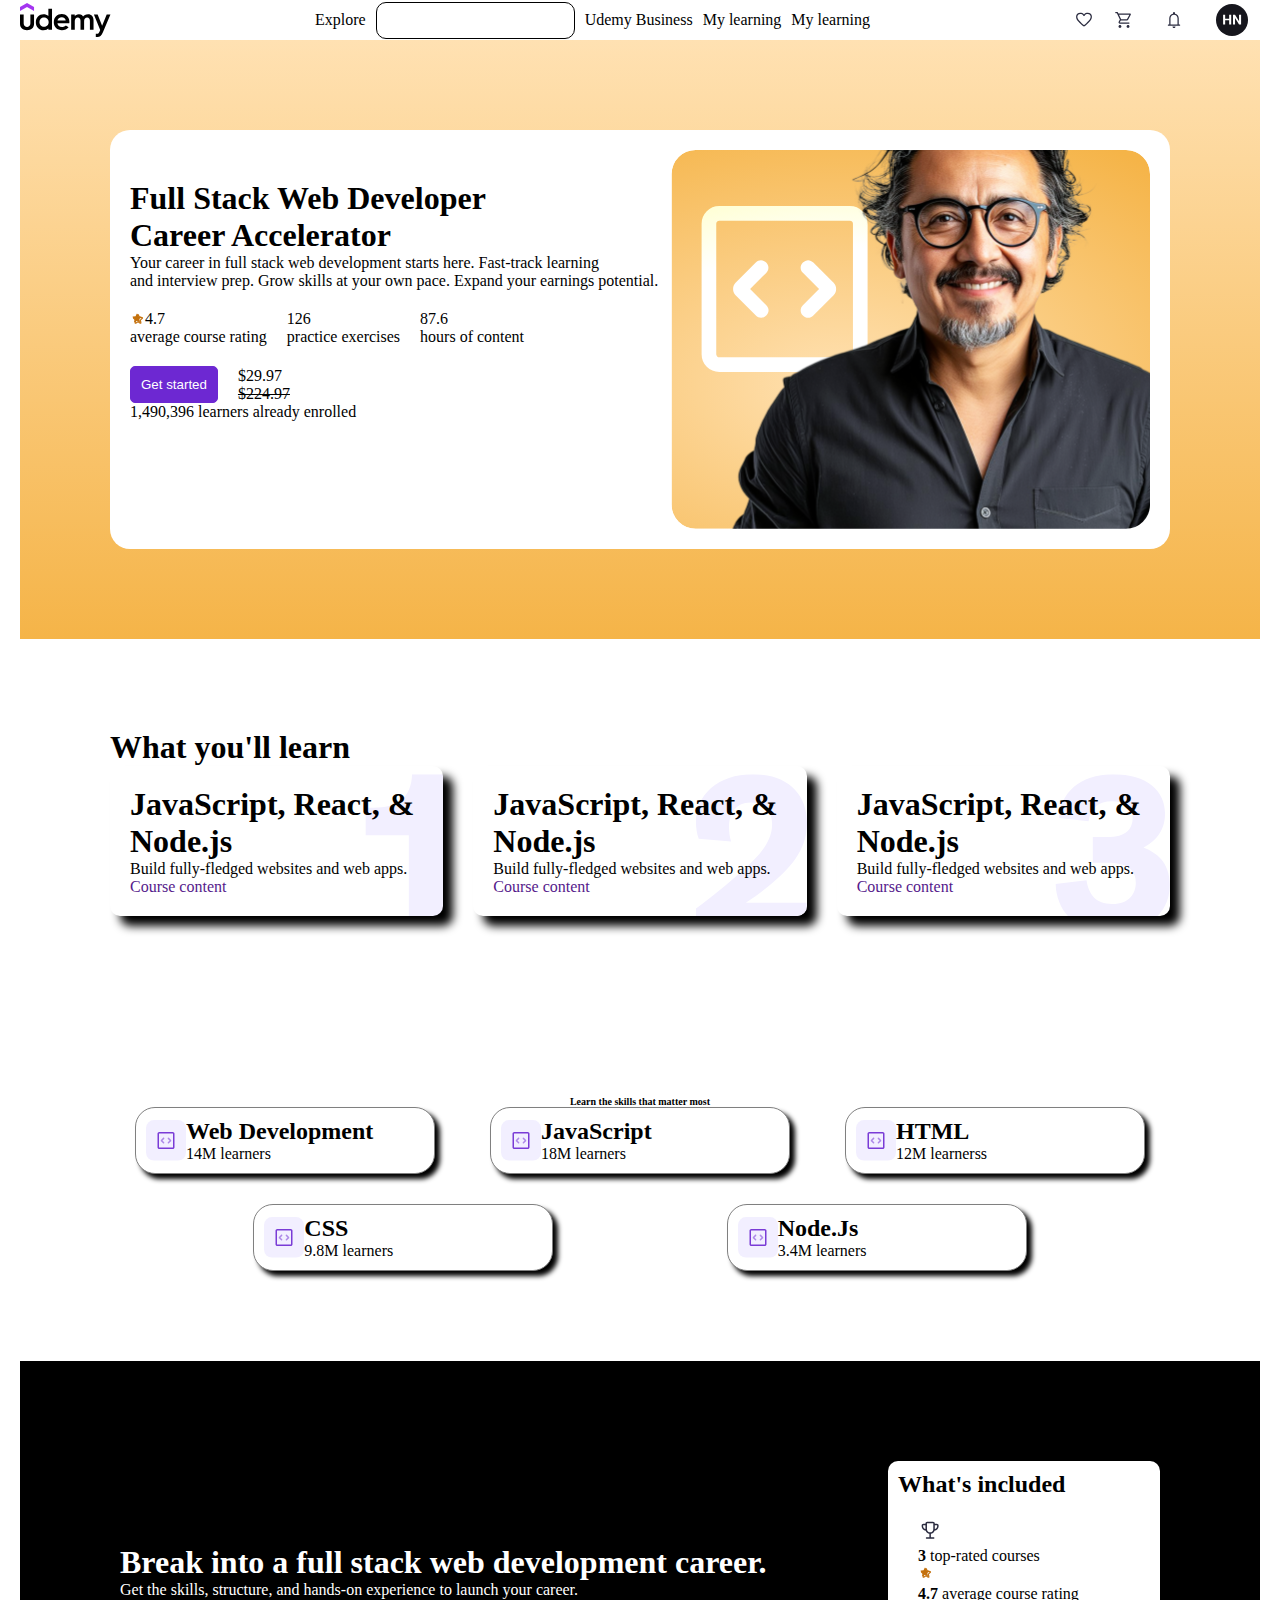
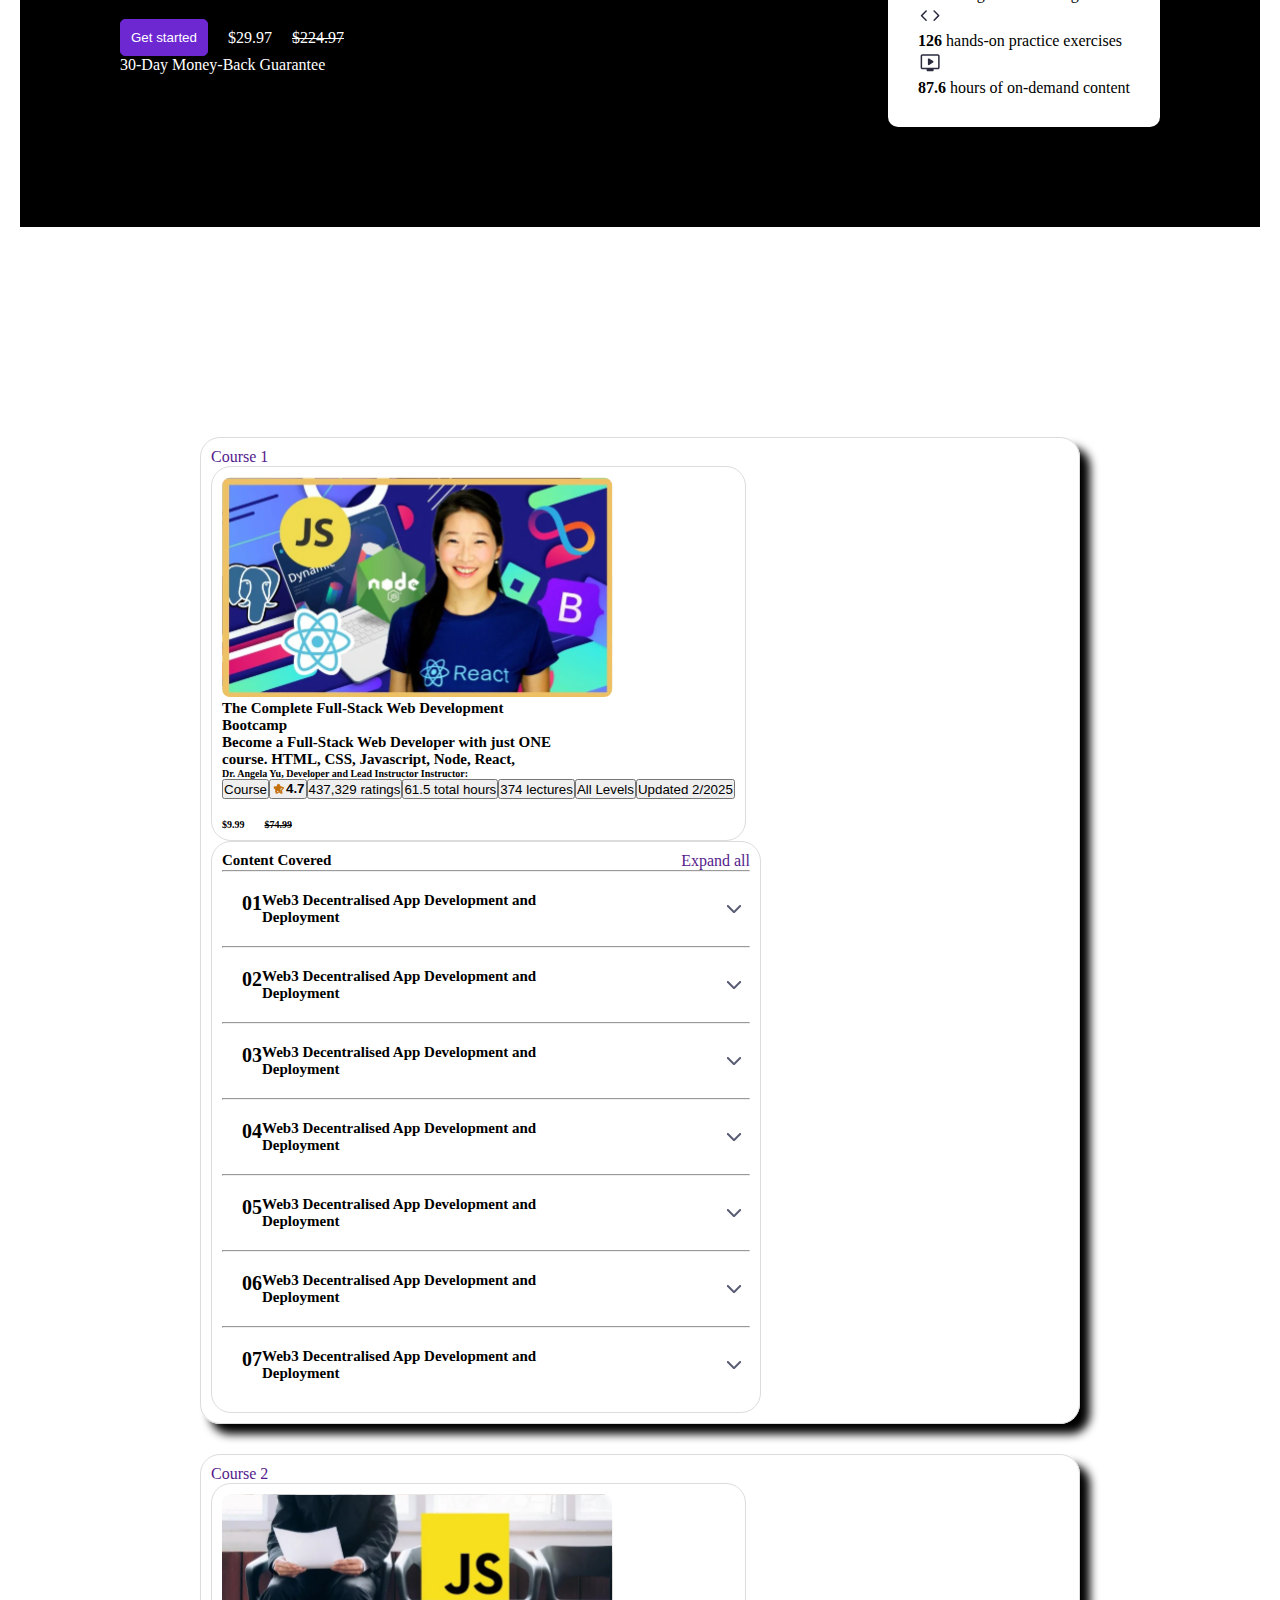
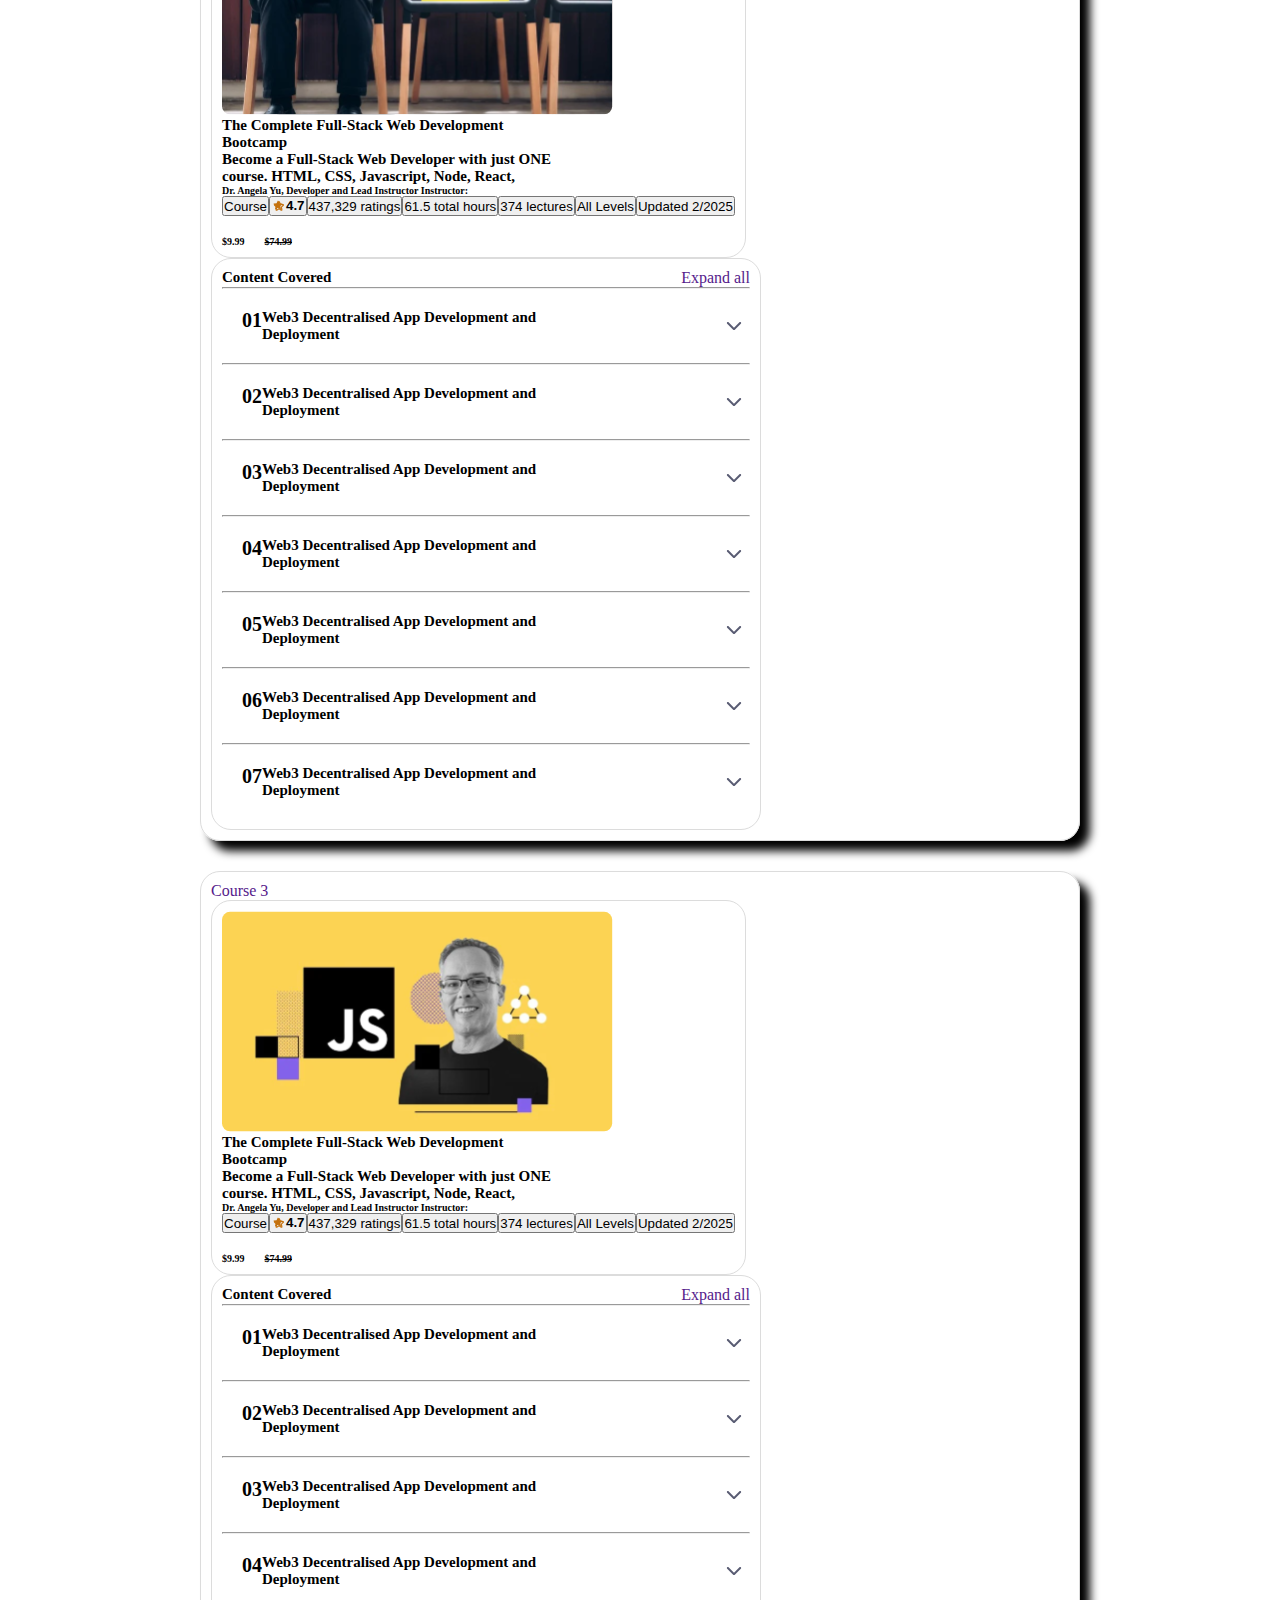
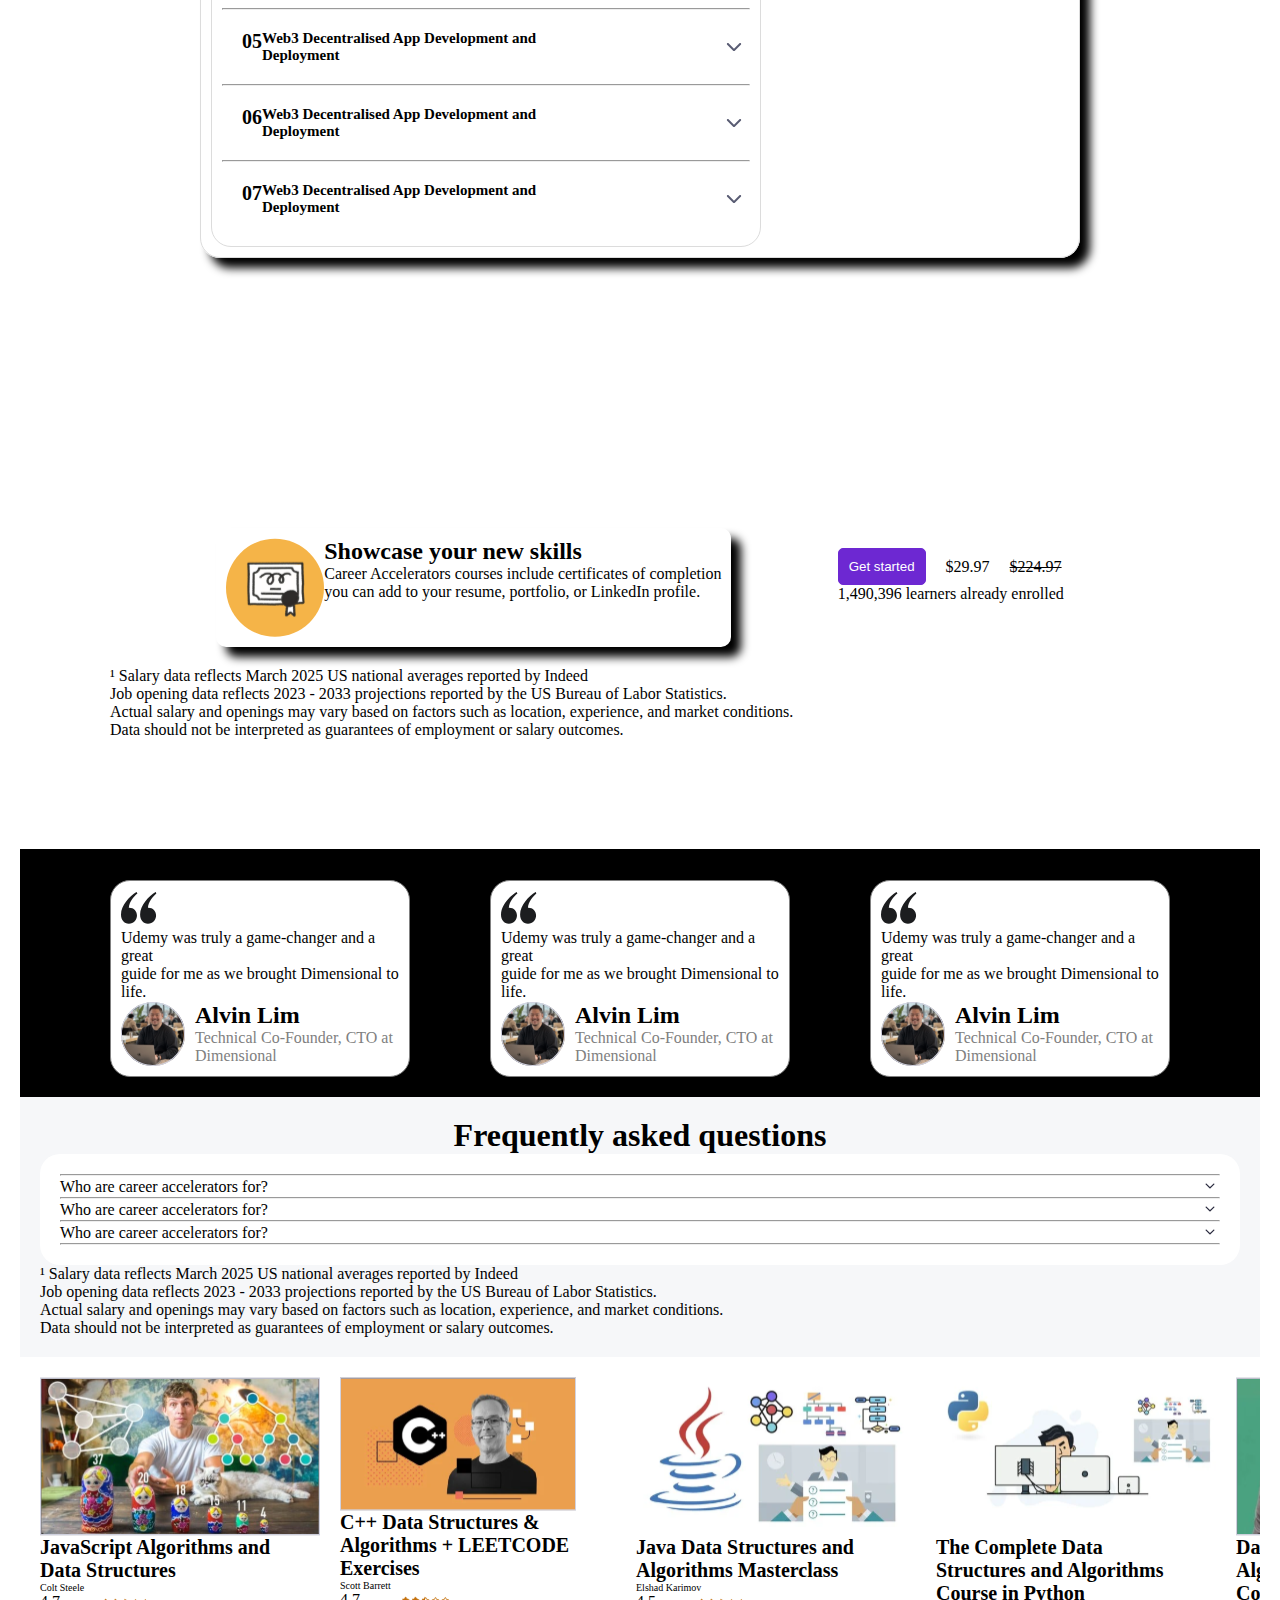
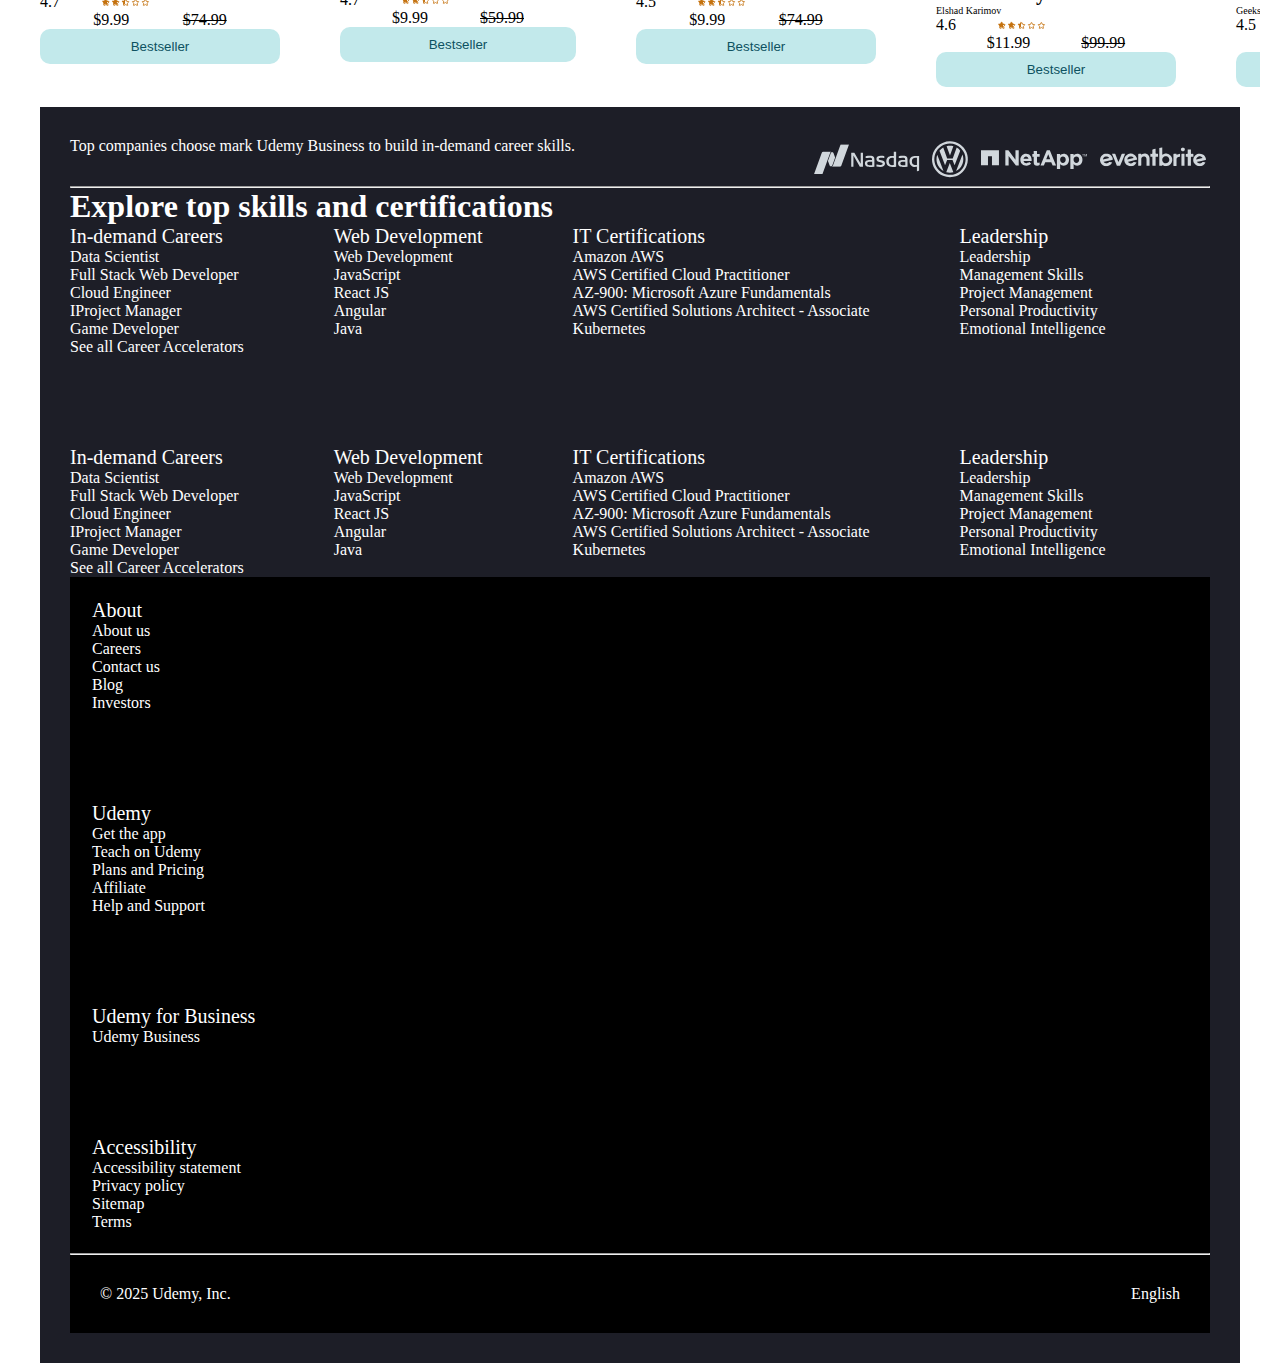
<file: developers.html>
<!DOCTYPE html>
<html lang="en">
<head>
    <meta charset="UTF-8">
    <meta name="viewport" content="width=device-width, initial-scale=1.0">
    <title>Document</title>
    <link rel="stylesheet" href="./css/developers.css">
</head>
<body>
    <!--header-->
    <div class="header">
        <div class="container">
            <div class="header__wrraper">
                    <img src="./pictures/Image (12).svg" alt="" class="header__logo">
                    <ul class="header__menu">
                    <li class="header__item">
                    <a href="" class="header__link">Explore</a>
                    </li>
                    <li class="header__item">
                    <form action="" class="header__form">
                    <input type="text" class="header__input">
                    </form>
                    </li>
                    <li class="header__item">
                    <a href="" class="header__link ">Udemy Business</a>
                    </li>
                    <li class="header__item">
                    <a href="" class="header__link display__none">My learning</a>
                    </li>
                    <li class="header__item">
                    <a href="" class="header__link display__none">My learning</a>
                    </li>
                    </ul>
                    <div class="header__pictures">
                    <img src="./pictures/assets/Img - Wishlist.svg" alt="" class="header__pic">
                    <img src="./pictures/assets/Link.svg" alt="" class="header__pic">
                    <img src="./pictures/assets/Link (1).svg" alt="" class="header__pic">
                    <img src="./pictures/Link - My profile.svg" alt="" class="header__pic">
                    </div>
                    </div>
        </div>
    </div>
    <!--header-->

    <!--main-->
    <div class="main">
        <div class="container">
            <div class="main__wrraper">
            <!--hero-->
            <div class="hero">
                <div class="hero__wrraper">
                    <div class="hero__info">
                        <h1 class="hero__text">
                            Full Stack Web Developer <br>
Career Accelerator
                        </h1>
                        <p class="hero__mini-text">Your career in full stack web development starts here. Fast-track learning <br>
                            and interview prep. Grow skills at your own pace. Expand your earnings
                            potential.</p>
                            <div class="hero__developers-wrraper">
                                <div class="hero__developers-rank">
                                <div class="hero__column-wrraper">
                                    <div class="hero__row-wrraper">
                                        <img src="./pictures/SVG.svg" alt="" class="hero__star-img">
                                        <p class="hero__mini-text">4.7</p>
                                    </div>
                                    <p class="hero__mini-text">average course rating</p>
                                </div>
                                <div class="hero__developers-practice">
                                    <div class="hero__column-wrraper">
                                        <div class="hero__row-wrraper">
                                            <p class="hero__mini-text">126</p>
                                        </div>
                                        <p class="hero__mini-text">practice exercises </p>
                                    </div>
                                </div>
                                <div class="hero__developers-time">
                                    <div class="hero__column-wrraper">
                                        <div class="hero__row-wrraper">
                                            <p class="hero__mini-text">87.6</p>
                                        </div>
                                        <p class="hero__mini-text">hours of content</p>
                                    </div>
                                </div>
                                </div>
                            </div>
                            <div class="hero__order-wrraper">
                                <button class="signup__btn">Get started</button>
                               <div class="hero__secret-wrraper"> <p class="hero__new-price">$29.97</p>
                                <p class="hero__old-price"><del>$224.97</del></p></div>
                            </div>
                            <p class="hero__stydying">1,490,396 learners already enrolled</p>
                    </div>
                    <img src="./pictures/assets/Img.svg" alt="" class="hero__main-pictures">
                </div>
            </div>
            <!--hero-->

            <!--section01-->
            <div class="section01">
                <div class="section01__wrraper">
                    <h1 class="section01__text">What you'll learn</h1>
                    <ul class="section01__menu">
                        <li class="section01__item section01__1">
                            <h1 class="section01__h1">JavaScript, React, & Node.js</h1>
                            <p class="section1__p">Build fully-fledged websites and web apps.</p>

                            <a href="" class="section01__a">Course content</a>
                        </li>
                        <li class="section01__item section01__2">
                            <h1 class="section01__h1">JavaScript, React, & Node.js</h1>
                            <p class="section1__p">Build fully-fledged websites and web apps.</p>

                            <a href="" class="section01__a ">Course content</a>
                        </li>
                        <li class="section01__item section01__3">
                            <h1 class="section01__h1">JavaScript, React, & Node.js</h1>
                            <p class="section1__p">Build fully-fledged websites and web apps.</p>

                            <a href="" class="section01__a">Course content</a>
                        </li>
                    </ul>
                </div>
            </div>
            <!--section01-->

            <!--section02-->
            <div class="section02__original">
                <div class="section02__wrraper">
                    <h1 class="section02__text">Learn the skills that matter most</h1>
                    <ul class="section02__menu-original">
                        <li class="section02__item hero__row-wrraper">
                            <img src="./pictures/assets/Background (1).svg" alt="" class="section02__pic">
                            <div class="hero__cloumn-wrraper">
                            <h2 class="section02__h2">Web Development</h2>
                            <p class="section02__p">14M learners</p>
                            </div>
                        </li>
                        <li class="section02__item hero__row-wrraper">
                            <img src="./pictures/assets/Background (1).svg" alt="" class="section02__pic">
                            <div class="hero__cloumn-wrraper">
                            <h2 class="section02__h2">JavaScript</h2>
                            <p class="section02__p">18M learners</p>
                            </div>
                        </li>
                        <li class="section02__item hero__row-wrraper">
                            <img src="./pictures/assets/Background (1).svg" alt="" class="section02__pic">
                            <div class="hero__cloumn-wrraper">
                            <h2 class="section02__h2">HTML</h2>
                            <p class="section02__p">12M learnerss</p>
                            </div>
                        </li>
                        <li class="section02__item hero__row-wrraper">
                            <img src="./pictures/assets/Background (1).svg" alt="" class="section02__pic">
                            <div class="hero__cloumn-wrraper">
                            <h2 class="section02__h2">CSS</h2>
                            <p class="section02__p">9.8M learners</p>
                            </div>
                        </li>
                        <li class="section02__item hero__row-wrraper">
                            <img src="./pictures/assets/Background (1).svg" alt="" class="section02__pic">
                            <div class="hero__cloumn-wrraper">
                            <h2 class="section02__h2">Node.Js</h2>
                            <p class="section02__p">3.4M learners</p>
                            </div>
                        </li>
                    </ul>
                </div>
            </div>
            <!--section02-->

            <!--section03-->
            <div class="section03__origin">
                <div class="section03__wrraper">
                    <div class="section03__info">
                                <div class="hero__info">
                                    <h1 class="hero__text color__white">
                                        Break into a full stack web development
                                        career.
                                    </h1>
                                    <p class="hero__mini-text color__white">
                                        Get the skills, structure, and hands-on experience to launch your career.
                                    </p>

                                        <div class="hero__order-wrraper">
                                            <button class="signup__btn color__white">Get started</button>
                                            <p class="sectiion03__new-price color__white">$29.97</p>
                                            <p class="section03__old-price color__white"><del>$224.97</del></p>
                                        </div>
                                        <p class="hero__stydying color__white">30-Day Money-Back Guarantee</p>
                        </div>
                        <div class="section03__includent">
                            <h2 class="section02__h2 ">What's included</h2>
                            <ul class="section03__menu">
                                <li class="section03__item">
                                    <img src="./pictures/assets/SVG (1).svg" alt="" class="section03__pic">
                                    <p class="section03__p">
                                        <strong>3</strong> top-rated courses
                                    </p> 
                                </li>
                                <li class="section03__item">
                                    <img src="./pictures/SVG.svg" alt="" class="section03__pic">
                                    <p class="section03__p">
                                        <strong>4.7</strong> average course rating
                                    </p>
                                </li>
                                <li class="section03__item">
                                    <img src="./pictures/assets/SVG (2).svg" alt="" class="section03__pic">
                                    <p class="section03__p">
                                        <strong>126</strong> hands-on practice exercises
                                    </p>
                                </li>
                                <li class="section03__item">
                                    <img src="./pictures/SVG (4).svg" alt="" class="section03__pic">
                                    <p class="section03__p">
                                        <strong>87.6</strong> hours of on-demand content
                                    </p>
                                </li>
                            </ul>
                        </div>
                    </div>
                </div>
            </div>
            <!--section03-->

            <!--section04-->
            <div class="section04">
                <div class="section04__wrraper">
                    <ul class="section04__main-menu">
                        <li class="section04__main-item">
                            <div class="section04__familiarization">
                            <a href="" class="section04__a">Course 1</a>
                            <h1 class="section04__text">
                                <div class="section04__mini-wrraper">
                                     <img src="./pictures/assets/1565838_e54e_18.jpg.svg" alt="" class="section04__pictures">
                                     <h2 class="section04__h2">The Complete Full-Stack Web Development
                                      <br>  Bootcamp</h2>
                                        <h3 class="section04__h3">Become a Full-Stack Web Developer with just ONE
                                         <br>   course. HTML, CSS, Javascript, Node, React,</h3>
                                         <p class="section04__p">Dr. Angela Yu, Developer and Lead Instructor
                                            Instructor:</p>
                                            <div class="section04__wrap hero__row-wrraper">
                                                <button class="section04__btn">Course</button>
                                                <button class="section04__btn hero__row-wrraper"><img src="./pictures/SVG.svg" alt="" class="section03__pic">
                                                    <p class="section03__p">
                                                        <strong>4.7</strong>
                                                    </p></button>
                                                    <button class="section04__btn">437,329 ratings</button>
                                                    <button class="section04__btn">61.5 total hours</button>
                                                    <button class="section04__btn">374 lectures</button>
                                                    <button class="section04__btn">All Levels</button>
                                                    <button class="section04__btn">Updated 2/2025</button>
                                            </div>
                                            <div class="hero__order-wrraper">
                                                <p class="hero__new-price">$9.99</p>
                                                <p class="hero__old-price"><del>$74.99</del></p>
                                            </div>
                                </div>
                            </h1>
                            </div>
                            <div class="section04__tasks">
                            <div class="section04__mini-header">
                                <h2 class="section04__h2">Content Covered</h2>
                                <a href="" class="section04__a">Expand all</a>
                            </div>
                            <hr>
                            <ul class="section04__task">
                                <li class="section04__plan-task">
                                    <div class="hero__cloumn-wrraper">
                                        <div class="hero__row-wrraper"> <h1 class="section04__tesk-num">01</h1>
                                            <h2 class="section04__h2">Web3 Decentralised App Development and <br>
                                                Deployment</h2></div>
                                        
                                        <div class="section04__plan hero__cloumn-wrraper">
                                            <div class="hero__row-wrraper"><img src="./pictures/assets/SVG (6).svg" alt="" class="section04__mini-pic"><p class="section04__p">Learn web architecture essentials.</p></div>
                                            <div class="hero__row-wrraper"><img src="./pictures/assets/SVG (6).svg" alt="" class="ssection04__mini-pic"><p class="section04__p">Set up the development environment.</p></div>
                                        </div>
                                       </div>
                            </li>
                            <hr>
                                 <li class="section04__plan-task">
                                    <div class="hero__cloumn-wrraper">
                                        <div class="hero__row-wrraper"> <h1 class="section04__tesk-num">02</h1>
                                            <h2 class="section04__h2">Web3 Decentralised App Development and <br>
                                                Deployment</h2></div>
                                        
                                        <div class="section04__plan hero__cloumn-wrraper">
                                            <div class="hero__row-wrraper"><img src="./pictures/assets/SVG (6).svg" alt="" class="section04__mini-pic"><p class="section04__p">Learn web architecture essentials.</p></div>
                                            <div class="hero__row-wrraper"><img src="./pictures/assets/SVG (6).svg" alt="" class="ssection04__mini-pic"><p class="section04__p">Set up the development environment.</p></div>
                                        </div>
                                       </div>
                        </li>
<hr>
                                <li class="section04__plan-task">
                                    <div class="hero__cloumn-wrraper">
                                        <div class="hero__row-wrraper"> <h1 class="section04__tesk-num">03</h1>
                                            <h2 class="section04__h2">Web3 Decentralised App Development and <br>
                                                Deployment</h2></div>
                                        
                                        <div class="section04__plan hero__cloumn-wrraper">
                                            <div class="hero__row-wrraper"><img src="./pictures/assets/SVG (6).svg" alt="" class="section04__mini-pic"><p class="section04__p">Learn web architecture essentials.</p></div>
                                            <div class="hero__row-wrraper"><img src="./pictures/assets/SVG (6).svg" alt="" class="ssection04__mini-pic"><p class="section04__p">Set up the development environment.</p></div>
                                        </div>
                                       </div>
                            </li>
                            <hr>
                                <li class="section04__plan-task">
                                    <div class="hero__cloumn-wrraper">
                                        <div class="hero__row-wrraper"> <h1 class="section04__tesk-num">04</h1>
                                            <h2 class="section04__h2">Web3 Decentralised App Development and <br>
                                                Deployment</h2></div>
                                        
                                        <div class="section04__plan hero__cloumn-wrraper">
                                            <div class="hero__row-wrraper"><img src="./pictures/assets/SVG (6).svg" alt="" class="section04__mini-pic"><p class="section04__p">Learn web architecture essentials.</p></div>
                                            <div class="hero__row-wrraper"><img src="./pictures/assets/SVG (6).svg" alt="" class="ssection04__mini-pic"><p class="section04__p">Set up the development environment.</p></div>
                                        </div>
                                       </div>
                            </li>
                            <hr>
                                <li class="section04__plan-task">
                                    <div class="hero__cloumn-wrraper">
                                        <div class="hero__row-wrraper"> <h1 class="section04__tesk-num">05</h1>
                                            <h2 class="section04__h2">Web3 Decentralised App Development and <br>
                                                Deployment</h2></div>
                                        
                                        <div class="section04__plan hero__cloumn-wrraper">
                                            <div class="hero__row-wrraper"><img src="./pictures/assets/SVG (6).svg" alt="" class="section04__mini-pic"><p class="section04__p">Learn web architecture essentials.</p></div>
                                            <div class="hero__row-wrraper"><img src="./pictures/assets/SVG (6).svg" alt="" class="ssection04__mini-pic"><p class="section04__p">Set up the development environment.</p></div>
                                        </div>
                                       </div>
                            </li>
                            <hr>
                                <li class="section04__plan-task">
                                    <div class="hero__cloumn-wrraper">
                                        <div class="hero__row-wrraper"> <h1 class="section04__tesk-num">06</h1>
                                            <h2 class="section04__h2">Web3 Decentralised App Development and <br>
                                                Deployment</h2></div>
                                        
                                        <div class="section04__plan hero__cloumn-wrraper">
                                            <div class="hero__row-wrraper"><img src="./pictures/assets/SVG (6).svg" alt="" class="section04__mini-pic"><p class="section04__p">Learn web architecture essentials.</p></div>
                                            <div class="hero__row-wrraper"><img src="./pictures/assets/SVG (6).svg" alt="" class="ssection04__mini-pic"><p class="section04__p">Set up the development environment.</p></div>
                                        </div>
                                       </div>
                            </li>
                            <hr>
                                <li class="section04__plan-task">
                                    <div class="hero__cloumn-wrraper">
                                        <div class="hero__row-wrraper"> <h1 class="section04__tesk-num">07</h1>
                                            <h2 class="section04__h2">Web3 Decentralised App Development and <br>
                                                Deployment</h2></div>
                                        
                                        <div class="section04__plan hero__cloumn-wrraper">
                                            <div class="hero__row-wrraper"><img src="./pictures/assets/SVG (6).svg" alt="" class="section04__mini-pic"><p class="section04__p">Learn web architecture essentials.</p></div>
                                            <div class="hero__row-wrraper"><img src="./pictures/assets/SVG (6).svg" alt="" class="ssection04__mini-pic"><p class="section04__p">Set up the development environment.</p></div>
                                        </div>
                                       </div>
                            </li>
                            </ul>
                        </div>
                        </li>
                        <li class="section04__main-item">
                            <div class="section04__familiarization">
                            <a href="" class="section04__a">Course 2</a>
                            <h1 class="section04__text">
                                <div class="section04__mini-wrraper">
                                     <img src="./pictures/assets/2551073_351c.jpg.svg" alt="" class="section04__pictures">
                                     <h2 class="section04__h2">The Complete Full-Stack Web Development
                                      <br>  Bootcamp</h2>
                                        <h3 class="section04__h3">Become a Full-Stack Web Developer with just ONE
                                         <br>   course. HTML, CSS, Javascript, Node, React,</h3>
                                         <p class="section04__p">Dr. Angela Yu, Developer and Lead Instructor
                                            Instructor:</p>
                                            <div class="section04__wrap hero__row-wrraper">
                                                <button class="section04__btn">Course</button>
                                                <button class="section04__btn hero__row-wrraper"><img src="./pictures/SVG.svg" alt="" class="section03__pic">
                                                    <p class="section03__p">
                                                        <strong>4.7</strong>
                                                    </p></button>
                                                    <button class="section04__btn">437,329 ratings</button>
                                                    <button class="section04__btn">61.5 total hours</button>
                                                    <button class="section04__btn">374 lectures</button>
                                                    <button class="section04__btn">All Levels</button>
                                                    <button class="section04__btn">Updated 2/2025</button>
                                            </div>
                                            <div class="hero__order-wrraper">
                                                <p class="hero__new-price">$9.99</p>
                                                <p class="hero__old-price"><del>$74.99</del></p>
                                            </div>
                                </div>
                            </h1>
                            </div>
                            <div class="section04__tasks">
                            <div class="section04__mini-header">
                                <h2 class="section04__h2">Content Covered</h2>
                                <a href="" class="section04__a">Expand all</a>
                            </div>
                            <hr>
                            <ul class="section04__task">
                                <li class="section04__plan-task">
                                    <div class="hero__cloumn-wrraper">
                                        <div class="hero__row-wrraper"> <h1 class="section04__tesk-num">01</h1>
                                            <h2 class="section04__h2">Web3 Decentralised App Development and <br>
                                                Deployment</h2></div>
                                        
                                        <div class="section04__plan hero__cloumn-wrraper">
                                            <div class="hero__row-wrraper"><img src="./pictures/assets/SVG (6).svg" alt="" class="section04__mini-pic"><p class="section04__p">Learn web architecture essentials.</p></div>
                                            <div class="hero__row-wrraper"><img src="./pictures/assets/SVG (6).svg" alt="" class="ssection04__mini-pic"><p class="section04__p">Set up the development environment.</p></div>
                                        </div>
                                       </div>
                            </li>
                            <hr>
                                 <li class="section04__plan-task">
                                    <div class="hero__cloumn-wrraper">
                                        <div class="hero__row-wrraper"> <h1 class="section04__tesk-num">02</h1>
                                            <h2 class="section04__h2">Web3 Decentralised App Development and <br>
                                                Deployment</h2></div>
                                        
                                        <div class="section04__plan hero__cloumn-wrraper">
                                            <div class="hero__row-wrraper"><img src="./pictures/assets/SVG (6).svg" alt="" class="section04__mini-pic"><p class="section04__p">Learn web architecture essentials.</p></div>
                                            <div class="hero__row-wrraper"><img src="./pictures/assets/SVG (6).svg" alt="" class="ssection04__mini-pic"><p class="section04__p">Set up the development environment.</p></div>
                                        </div>
                                       </div>
                        </li>
<hr>
                                <li class="section04__plan-task">
                                    <div class="hero__cloumn-wrraper">
                                        <div class="hero__row-wrraper"> <h1 class="section04__tesk-num">03</h1>
                                            <h2 class="section04__h2">Web3 Decentralised App Development and <br>
                                                Deployment</h2></div>
                                        
                                        <div class="section04__plan hero__cloumn-wrraper">
                                            <div class="hero__row-wrraper"><img src="./pictures/assets/SVG (6).svg" alt="" class="section04__mini-pic"><p class="section04__p">Learn web architecture essentials.</p></div>
                                            <div class="hero__row-wrraper"><img src="./pictures/assets/SVG (6).svg" alt="" class="ssection04__mini-pic"><p class="section04__p">Set up the development environment.</p></div>
                                        </div>
                                       </div>
                            </li>
                            <hr>
                                <li class="section04__plan-task">
                                    <div class="hero__cloumn-wrraper">
                                        <div class="hero__row-wrraper"> <h1 class="section04__tesk-num">04</h1>
                                            <h2 class="section04__h2">Web3 Decentralised App Development and <br>
                                                Deployment</h2></div>
                                        
                                        <div class="section04__plan hero__cloumn-wrraper">
                                            <div class="hero__row-wrraper"><img src="./pictures/assets/SVG (6).svg" alt="" class="section04__mini-pic"><p class="section04__p">Learn web architecture essentials.</p></div>
                                            <div class="hero__row-wrraper"><img src="./pictures/assets/SVG (6).svg" alt="" class="ssection04__mini-pic"><p class="section04__p">Set up the development environment.</p></div>
                                        </div>
                                       </div>
                            </li>
                            <hr>
                                <li class="section04__plan-task">
                                    <div class="hero__cloumn-wrraper">
                                        <div class="hero__row-wrraper"> <h1 class="section04__tesk-num">05</h1>
                                            <h2 class="section04__h2">Web3 Decentralised App Development and <br>
                                                Deployment</h2></div>
                                        
                                        <div class="section04__plan hero__cloumn-wrraper">
                                            <div class="hero__row-wrraper"><img src="./pictures/assets/SVG (6).svg" alt="" class="section04__mini-pic"><p class="section04__p">Learn web architecture essentials.</p></div>
                                            <div class="hero__row-wrraper"><img src="./pictures/assets/SVG (6).svg" alt="" class="ssection04__mini-pic"><p class="section04__p">Set up the development environment.</p></div>
                                        </div>
                                       </div>
                            </li>
                            <hr>
                                <li class="section04__plan-task">
                                    <div class="hero__cloumn-wrraper">
                                        <div class="hero__row-wrraper"> <h1 class="section04__tesk-num">06</h1>
                                            <h2 class="section04__h2">Web3 Decentralised App Development and <br>
                                                Deployment</h2></div>
                                        
                                        <div class="section04__plan hero__cloumn-wrraper">
                                            <div class="hero__row-wrraper"><img src="./pictures/assets/SVG (6).svg" alt="" class="section04__mini-pic"><p class="section04__p">Learn web architecture essentials.</p></div>
                                            <div class="hero__row-wrraper"><img src="./pictures/assets/SVG (6).svg" alt="" class="ssection04__mini-pic"><p class="section04__p">Set up the development environment.</p></div>
                                        </div>
                                       </div>
                            </li>
                            <hr>
                                <li class="section04__plan-task">
                                    <div class="hero__cloumn-wrraper">
                                        <div class="hero__row-wrraper"> <h1 class="section04__tesk-num">07</h1>
                                            <h2 class="section04__h2">Web3 Decentralised App Development and <br>
                                                Deployment</h2></div>
                                        
                                        <div class="section04__plan hero__cloumn-wrraper">
                                            <div class="hero__row-wrraper"><img src="./pictures/assets/SVG (6).svg" alt="" class="section04__mini-pic"><p class="section04__p">Learn web architecture essentials.</p></div>
                                            <div class="hero__row-wrraper"><img src="./pictures/assets/SVG (6).svg" alt="" class="ssection04__mini-pic"><p class="section04__p">Set up the development environment.</p></div>
                                        </div>
                                       </div>
                            </li>
                            </ul>
                        </div>
                        </li>
                        <li class="section04__main-item">
                            <div class="section04__familiarization">
                            <a href="" class="section04__a">Course 3</a>
                            <h1 class="section04__text">
                                <div class="section04__mini-wrraper">
                                     <img src="./pictures/assets/3406816_0ea7_10.jpg.svg" alt="" class="section04__pictures">
                                     <h2 class="section04__h2">The Complete Full-Stack Web Development
                                      <br>  Bootcamp</h2>
                                        <h3 class="section04__h3">Become a Full-Stack Web Developer with just ONE
                                         <br>   course. HTML, CSS, Javascript, Node, React,</h3>
                                         <p class="section04__p">Dr. Angela Yu, Developer and Lead Instructor
                                            Instructor:</p>
                                            <div class="section04__wrap hero__row-wrraper">
                                                <button class="section04__btn">Course</button>
                                                <button class="section04__btn hero__row-wrraper"><img src="./pictures/SVG.svg" alt="" class="section03__pic">
                                                    <p class="section03__p">
                                                        <strong>4.7</strong>
                                                    </p></button>
                                                    <button class="section04__btn">437,329 ratings</button>
                                                    <button class="section04__btn">61.5 total hours</button>
                                                    <button class="section04__btn">374 lectures</button>
                                                    <button class="section04__btn">All Levels</button>
                                                    <button class="section04__btn">Updated 2/2025</button>
                                            </div>
                                            <div class="hero__order-wrraper">
                                                <p class="hero__new-price">$9.99</p>
                                                <p class="hero__old-price"><del>$74.99</del></p>
                                            </div>
                                </div>
                            </h1>
                            </div>
                            <div class="section04__tasks">
                            <div class="section04__mini-header">
                                <h2 class="section04__h2">Content Covered</h2>
                                <a href="" class="section04__a">Expand all</a>
                            </div>
                            <hr>
                            <ul class="section04__task">
                                <li class="section04__plan-task">
                                    <div class="hero__cloumn-wrraper">
                                        <div class="hero__row-wrraper"> <h1 class="section04__tesk-num">01</h1>
                                            <h2 class="section04__h2">Web3 Decentralised App Development and <br>
                                                Deployment</h2></div>
                                        
                                        <div class="section04__plan hero__cloumn-wrraper">
                                            <div class="hero__row-wrraper"><img src="./pictures/assets/SVG (6).svg" alt="" class="section04__mini-pic"><p class="section04__p">Learn web architecture essentials.</p></div>
                                            <div class="hero__row-wrraper"><img src="./pictures/assets/SVG (6).svg" alt="" class="ssection04__mini-pic"><p class="section04__p">Set up the development environment.</p></div>
                                        </div>
                                       </div>
                            </li>
                            <hr>
                                 <li class="section04__plan-task">
                                    <div class="hero__cloumn-wrraper">
                                        <div class="hero__row-wrraper"> <h1 class="section04__tesk-num">02</h1>
                                            <h2 class="section04__h2">Web3 Decentralised App Development and <br>
                                                Deployment</h2></div>
                                        
                                        <div class="section04__plan hero__cloumn-wrraper">
                                            <div class="hero__row-wrraper"><img src="./pictures/assets/SVG (6).svg" alt="" class="section04__mini-pic"><p class="section04__p">Learn web architecture essentials.</p></div>
                                            <div class="hero__row-wrraper"><img src="./pictures/assets/SVG (6).svg" alt="" class="ssection04__mini-pic"><p class="section04__p">Set up the development environment.</p></div>
                                        </div>
                                       </div>
                        </li>
<hr>
                                <li class="section04__plan-task">
                                    <div class="hero__cloumn-wrraper">
                                        <div class="hero__row-wrraper"> <h1 class="section04__tesk-num">03</h1>
                                            <h2 class="section04__h2">Web3 Decentralised App Development and <br>
                                                Deployment</h2></div>
                                        
                                        <div class="section04__plan hero__cloumn-wrraper">
                                            <div class="hero__row-wrraper"><img src="./pictures/assets/SVG (6).svg" alt="" class="section04__mini-pic"><p class="section04__p">Learn web architecture essentials.</p></div>
                                            <div class="hero__row-wrraper"><img src="./pictures/assets/SVG (6).svg" alt="" class="ssection04__mini-pic"><p class="section04__p">Set up the development environment.</p></div>
                                        </div>
                                       </div>
                            </li>
                            <hr>
                                <li class="section04__plan-task">
                                    <div class="hero__cloumn-wrraper">
                                        <div class="hero__row-wrraper"> <h1 class="section04__tesk-num">04</h1>
                                            <h2 class="section04__h2">Web3 Decentralised App Development and <br>
                                                Deployment</h2></div>
                                        
                                        <div class="section04__plan hero__cloumn-wrraper">
                                            <div class="hero__row-wrraper"><img src="./pictures/assets/SVG (6).svg" alt="" class="section04__mini-pic"><p class="section04__p">Learn web architecture essentials.</p></div>
                                            <div class="hero__row-wrraper"><img src="./pictures/assets/SVG (6).svg" alt="" class="ssection04__mini-pic"><p class="section04__p">Set up the development environment.</p></div>
                                        </div>
                                       </div>
                            </li>
                            <hr>
                                <li class="section04__plan-task">
                                    <div class="hero__cloumn-wrraper">
                                        <div class="hero__row-wrraper"> <h1 class="section04__tesk-num">05</h1>
                                            <h2 class="section04__h2">Web3 Decentralised App Development and <br>
                                                Deployment</h2></div>
                                        
                                        <div class="section04__plan hero__cloumn-wrraper">
                                            <div class="hero__row-wrraper"><img src="./pictures/assets/SVG (6).svg" alt="" class="section04__mini-pic"><p class="section04__p">Learn web architecture essentials.</p></div>
                                            <div class="hero__row-wrraper"><img src="./pictures/assets/SVG (6).svg" alt="" class="ssection04__mini-pic"><p class="section04__p">Set up the development environment.</p></div>
                                        </div>
                                       </div>
                            </li>
                            <hr>
                                <li class="section04__plan-task">
                                    <div class="hero__cloumn-wrraper">
                                        <div class="hero__row-wrraper"> <h1 class="section04__tesk-num">06</h1>
                                            <h2 class="section04__h2">Web3 Decentralised App Development and <br>
                                                Deployment</h2></div>
                                        
                                        <div class="section04__plan hero__cloumn-wrraper">
                                            <div class="hero__row-wrraper"><img src="./pictures/assets/SVG (6).svg" alt="" class="section04__mini-pic"><p class="section04__p">Learn web architecture essentials.</p></div>
                                            <div class="hero__row-wrraper"><img src="./pictures/assets/SVG (6).svg" alt="" class="ssection04__mini-pic"><p class="section04__p">Set up the development environment.</p></div>
                                        </div>
                                       </div>
                            </li>
                            <hr>
                                <li class="section04__plan-task">
                                    <div class="hero__cloumn-wrraper">
                                        <div class="hero__row-wrraper"> <h1 class="section04__tesk-num">07</h1>
                                            <h2 class="section04__h2">Web3 Decentralised App Development and <br>
                                                Deployment</h2></div>
                                        
                                        <div class="section04__plan hero__cloumn-wrraper">
                                            <div class="hero__row-wrraper"><img src="./pictures/assets/SVG (6).svg" alt="" class="section04__mini-pic"><p class="section04__p">Learn web architecture essentials.</p></div>
                                            <div class="hero__row-wrraper"><img src="./pictures/assets/SVG (6).svg" alt="" class="ssection04__mini-pic"><p class="section04__p">Set up the development environment.</p></div>
                                        </div>
                                       </div>
                            </li>
                            </ul>
                        </div>

                        </li>
                       
                    </ul>
                </div>
            </div>
            <!--section04-->

            <!--section05-->
            <div class="section05">
                <div class="section05__wrraper">
                    <div class="section05__users-results">
                        <img src="./pictures/Background (2).svg" alt="" class="section05__pictures">
                        <div class="section05__info">
                            <h2 class="section05__h2">Showcase your new skills</h2>
                            <p class="section05__p">Career Accelerators courses include certificates of completion <br>
                                you can add to your resume, portfolio, or LinkedIn profile.</p>
                        </div>
                    </div>
                    <div class="section05__started">
                        <div class="hero__order-wrraper">
                        <button class="signup__btn color__white">Get started</button>
                        <p class="sectiion03__new-price">$29.97</p>
                        <p class="section03__old-price"><del>$224.97</del></p>
                    </div>
                    <p class="hero__stydying ">1,490,396 learners already enrolled</p>
                </div>
                   
                </div>
                <p class="section05__p mini">
                    ¹ Salary data reflects March 2025 US national averages reported by Indeed <br>
Job opening data reflects 2023 - 2033 projections reported by the US Bureau of Labor Statistics. <br>
Actual salary and openings may vary based on factors such as location, experience, and market conditions. <br>
Data should not be interpreted as guarantees of employment or salary outcomes. <br>
                   </p>
            </div>
            <!--section05-->

            <!--section06-->
            <div class="section02">
                <div class="section02__wrraper">
                    <h1 class="section02__text">What other learners are saying</h1>
                    <ul class="section02__menu">
                        <li class="section02__item">
                            <img src="./pictures/quote.svg fill.svg" alt="" class="section02__pic">
                            <p class="section02__p">Udemy was truly a game-changer and a great
                              <br>  guide for me as we brought Dimensional to
                               <br> life.</p>
                               <div class="users__comments">
                                <img src="./pictures/Alvin_Lim.jpeg.svg" alt="" class="users__photo">
                                <div class="users__name">
                                    <h2 class="user__name">Alvin Lim</h2>
                                    <p class="user__grades">Technical Co-Founder, CTO at Dimensional</p>
                                </div>
                               </div>
                        </li>
                        <li class="section02__item">
                            <img src="./pictures/quote.svg fill.svg" alt="" class="section02__pic">
                            <p class="section02__p">Udemy was truly a game-changer and a great
                              <br>  guide for me as we brought Dimensional to
                               <br> life.</p>
                               <div class="users__comments">
                                <img src="./pictures/Alvin_Lim.jpeg.svg" alt="" class="users__photo">
                                <div class="users__name">
                                    <h2 class="user__name">Alvin Lim</h2>
                                    <p class="user__grades">Technical Co-Founder, CTO at Dimensional</p>
                                </div>
                               </div>
                        </li>
                        <li class="section02__item">
                            <img src="./pictures/quote.svg fill.svg" alt="" class="section02__pic">
                            <p class="section02__p">Udemy was truly a game-changer and a great
                              <br>  guide for me as we brought Dimensional to
                               <br> life.</p>
                               <div class="users__comments">
                                <img src="./pictures/Alvin_Lim.jpeg.svg" alt="" class="users__photo">
                                <div class="users__name">
                                    <h2 class="user__name">Alvin Lim</h2>
                                    <p class="user__grades">Technical Co-Founder, CTO at Dimensional</p>
                                </div>
                               </div>
                        </li>
                    </ul>
                </div>
            </div>
            <!--section06-->

            <!--section07-->
            <div class="section03">
                <div class="section03__wrraper">
                        <h1 class="section03__text">Frequently asked questions</h1>
                        <ul class="section03__menu alindexhtml">
                            <hr>
                            <li class="section03__item">
                                
                                <div class="section03__info">
                                    <p class="sectioon03__p">Who are career accelerators for?</p>
                                    <svg width="20" height="21" viewBox="0 0 20 21" fill="none" xmlns="http://www.w3.org/2000/svg">
                                        <path d="M9.99996 12.5608C9.89954 12.5608 9.80607 12.5448 9.71954 12.5127C9.63302 12.4806 9.55072 12.4256 9.47267 12.3477L5.72746 8.60247C5.61218 8.48705 5.55316 8.34198 5.55038 8.16726C5.54774 7.99267 5.60677 7.84497 5.72746 7.72413C5.84829 7.60344 5.99468 7.54309 6.16663 7.54309C6.33857 7.54309 6.48496 7.60344 6.60579 7.72413L9.99996 11.1185L13.3941 7.72413C13.5095 7.60885 13.6546 7.54983 13.8293 7.54705C14.0039 7.54441 14.1516 7.60344 14.2725 7.72413C14.3932 7.84497 14.4535 7.99136 14.4535 8.1633C14.4535 8.33524 14.3932 8.48163 14.2725 8.60247L10.5273 12.3477C10.4492 12.4256 10.3669 12.4806 10.2804 12.5127C10.1938 12.5448 10.1004 12.5608 9.99996 12.5608Z" fill="#2A2B3F"/>
                                        </svg>
                                </div>
                                
                            </li>
                            <hr>
                            <li class="section03__item">
                                <div class="section03__info">
                                    <p class="sectioon03__p">Who are career accelerators for?</p>
                                <svg width="20" height="21" viewBox="0 0 20 21" fill="none" xmlns="http://www.w3.org/2000/svg">
                                    <path d="M9.99996 12.5608C9.89954 12.5608 9.80607 12.5448 9.71954 12.5127C9.63302 12.4806 9.55072 12.4256 9.47267 12.3477L5.72746 8.60247C5.61218 8.48705 5.55316 8.34198 5.55038 8.16726C5.54774 7.99267 5.60677 7.84497 5.72746 7.72413C5.84829 7.60344 5.99468 7.54309 6.16663 7.54309C6.33857 7.54309 6.48496 7.60344 6.60579 7.72413L9.99996 11.1185L13.3941 7.72413C13.5095 7.60885 13.6546 7.54983 13.8293 7.54705C14.0039 7.54441 14.1516 7.60344 14.2725 7.72413C14.3932 7.84497 14.4535 7.99136 14.4535 8.1633C14.4535 8.33524 14.3932 8.48163 14.2725 8.60247L10.5273 12.3477C10.4492 12.4256 10.3669 12.4806 10.2804 12.5127C10.1938 12.5448 10.1004 12.5608 9.99996 12.5608Z" fill="#2A2B3F"/>
                                    </svg>
                                </div>
                                
                            </li>
                            <hr>
                            <li class="section03__item">
                                <div class="section03__info">
                                    <p class="sectioon03__p">Who are career accelerators for?</p>
                                <svg width="20" height="21" viewBox="0 0 20 21" fill="none" xmlns="http://www.w3.org/2000/svg">
                                    <path d="M9.99996 12.5608C9.89954 12.5608 9.80607 12.5448 9.71954 12.5127C9.63302 12.4806 9.55072 12.4256 9.47267 12.3477L5.72746 8.60247C5.61218 8.48705 5.55316 8.34198 5.55038 8.16726C5.54774 7.99267 5.60677 7.84497 5.72746 7.72413C5.84829 7.60344 5.99468 7.54309 6.16663 7.54309C6.33857 7.54309 6.48496 7.60344 6.60579 7.72413L9.99996 11.1185L13.3941 7.72413C13.5095 7.60885 13.6546 7.54983 13.8293 7.54705C14.0039 7.54441 14.1516 7.60344 14.2725 7.72413C14.3932 7.84497 14.4535 7.99136 14.4535 8.1633C14.4535 8.33524 14.3932 8.48163 14.2725 8.60247L10.5273 12.3477C10.4492 12.4256 10.3669 12.4806 10.2804 12.5127C10.1938 12.5448 10.1004 12.5608 9.99996 12.5608Z" fill="#2A2B3F"/>
                                    </svg>
                                </div>
                              
                            </li>
                            <hr>
                        </ul>
                        <p class="section03__p">
                            ¹ Salary data reflects March 2025 US national averages reported by Indeed
<br> Job opening data reflects 2023 - 2033 projections reported by the US Bureau of Labor Statistics.
<br> Actual salary and openings may vary based on factors such as location, experience, and market conditions.
<br> Data should not be interpreted as guarantees of employment or salary outcomes.
                        </p>
                </div>
            </div>
            <!--section07-->

            <!--section08-->
            <div class="section08">
                <div class="section08__wrraper">
                    <ul class="section08__menu">
                        <li class="section08__item">
                            <img src="./pictures/Background+Border.svg" alt="" class="section08__pic">
                            <div class="section08__information">
                             <h1 class="section08__text">
                                 JavaScript Algorithms and
                                 Data Structures
                     </h1>
                     <p class="section08__courseadmins-name">
                         Colt Steele
                     </p>
                            </div>
                     <div class="section08__rank-wrraper">
                        <p class="section08__rank">
                            4.7
                        </p>
                        <img src="./pictures/assets/SVG.svg" alt="" class="section08__stars">
                     </div>
                     <div class="section08__price-wrraper">
                         <p class="section08__new-price">$9.99</p>
                         <p class="section08__old-price"><del>$74.99</del></p>
                     </div>
                     <button class="section08__users-course">Bestseller</button>
                        </li>
                        <li class="section08__item">
                            <img src="./pictures/assets/Background+Border.svg" alt="" class="section03__pic">
                           <div class="section08__information">
                            <h1 class="section08__text">
                                C++ Data Structures &
        Algorithms + LEETCODE
        Exercises
                    </h1>
                    <p class="section08__courseadmins-name">
                        Scott Barrett
                    </p>
                           </div>
                           <div class="section08__rank-wrraper">
                            <p class="section08__rank">
                                4.7
                            </p>
                            <img src="./pictures/assets/SVG.svg" alt="" class="section08__stars">
                         </div>
                    <div class="section08__price-wrraper">
                        <p class="section08__new-price">$9.99</p>
                        <p class="section08__old-price"><del>$59.99</del></p>
                    </div>
                    <button class="section08__users-course">Bestseller</button>
                        </li>
                        <li class="section08__item">
                            <img src="./pictures/assets/3601890_d22e_4.jpg.svg" alt="" class="section08__pic">
                            <div class="section08__information">
                             <h1 class="section08__text">
                                Java Data Structures and
                                Algorithms Masterclass
                     </h1>
                     <p class="section08__courseadmins-name">
                        Elshad Karimov
                     </p>
                            </div>
                            <div class="section08__rank-wrraper">
                                <p class="section08__rank">
                                    4.5
                                </p>
                                <img src="./pictures/assets/SVG.svg" alt="" class="section08__stars">
                             </div>
                     <div class="section08__price-wrraper">
                         <p class="section08__new-price">$9.99</p>
                         <p class="section08__old-price"><del>$74.99</del></p>
                     </div>
                     <button class="section08__users-course">Bestseller</button>
                    </p>
                        </li>
                        <li class="section08__item">
                            <img src="./pictures/assets/2648040_9f01_3.jpg.svg" alt="" class="section08__pic">
                            <div class="section08__information">
                             <h1 class="section08__text">
                                The Complete Data Structures
                                and Algorithms Course in
                                Python
                     </h1>
                     <p class="section08__courseadmins-name">
                        Elshad Karimov
                     </p>
                            </div>
                            <div class="section08__rank-wrraper">
                                <p class="section08__rank">
                                    4.6
                                </p>
                                <img src="./pictures/assets/SVG.svg" alt="" class="section08__stars">
                             </div>
                     <div class="section08__price-wrraper">
                         <p class="section08__new-price">$11.99</p>
                         <p class="section08__old-price"><del>$99.99</del></p>
                     </div>
                     <button class="section08__users-course">Bestseller</button>
                        </li>
                        <li class="section08__item">
                            <img src="./pictures/assets/Background+Border (1).svg" alt="" class="section08__pic">
                            <div class="section08__information">
                             <h1 class="section08__text">
                                Data Structures and
                                Algorithms Complete Course
                                …
                     </h1>
                     <p class="section08__courseadmins-name">
                        GeeksforGeeks (GfG)
                     </p>
                            </div>
                            <div class="section08__rank-wrraper">
                                <p class="section08__rank">
                                    4.5
                                </p>
                                <img src="./pictures/assets/SVG.svg" alt="" class="section08__stars">
                             </div>
                     <div class="section08__price-wrraper">
                         <p class="section08__new-price">$9.99</p>
                         <p class="section08__old-price"><del>$49.99</del></p>
                     </div>
                     <button class="section08__users-course">Bestseller</button>
                        </li>
                    </ul>
                </div>
            </div>
            <!--section08-->
            </div>
        </div>
    </div>
    <!--main-->

    <!--footer-->
    <div class="footer">
        <div class="container">
            <div class="main__wrraper">
                <div class="footer">
                    <div class="container">
                        <div class="footer__wrraper">
                        <div class="footer__min-header">
                            <p class="footer__p">Top companies choose mark <a href="" class="footer__a">Udemy Business</a>  to build in-demand career skills.</p>
                            <div class="footer__pictures">
                                <img src="./pictures/Nasdaq.svg" alt="" class="footer__picture">
                                <img src="./pictures/Volkswagen.svg" alt="" class="footer__picture">
                                <img src="./pictures/netapp-light.svg.svg" alt="" class="footer__picture">
                                <img src="./pictures/eventbrite-light.svg fill.svg" alt="" class="footer__picture">
                            </div>
                        </div>
                        <hr>
                        <div class="footer__main-info">
                            <h1 class="footer__text">Explore top skills and certifications</h1>
                            <ul class="footer__menu">
                                <li class="footer__item">
                                    <ul class="mini__footer-menu">
                                        <li class="mini__footer-item"><a href="" class="mini__footer-a bigger__a">In-demand Careers</a></li>
                                        <li class="mini__footer-item"><a href="" class="mini__footer-a">Data Scientist</a></li>
                                        <li class="mini__footer-item"><a href="" class="mini__footer-a">Full Stack Web Developer</a></li>
                                        <li class="mini__footer-item"><a href="" class="mini__footer-a">Cloud Engineer</a></li>
                                        <li class="mini__footer-item"><a href="" class="mini__footer-a">IProject Manager</a></li>
                                        <li class="mini__footer-item"><a href="" class="mini__footer-a">Game Developer</a></li>
                                        <li class="mini__footer-item"><a href="" class="mini__footer-a">See all Career Accelerators</a></li>
                                    </ul>
                                </li>
                                <li class="footer__item">
                                    <ul class="mini__footer-menu">
                                        <li class="mini__footer-item"><a href="" class="mini__footer-a bigger__a">Web Development</a></li>
                                        <li class="mini__footer-item"><a href="" class="mini__footer-a">Web Development</a></li>
                                        <li class="mini__footer-item"><a href="" class="mini__footer-a">JavaScript</a></li>
                                        <li class="mini__footer-item"><a href="" class="mini__footer-a">React JS</a></li>
                                        <li class="mini__footer-item"><a href="" class="mini__footer-a">Angular</a></li>
                                        <li class="mini__footer-item"><a href="" class="mini__footer-a">Java</a></li>
                                    </ul>
                                </li>
                                <li class="footer__item">
                                    <ul class="mini__footer-menu">
                                        <li class="mini__footer-item"><a href="" class="mini__footer-a bigger__a">IT Certifications</a></li>
                                        <li class="mini__footer-item"><a href="" class="mini__footer-a">Amazon AWS</a></li>
                                        <li class="mini__footer-item"><a href="" class="mini__footer-a">AWS Certified Cloud Practitioner</a></li>
                                        <li class="mini__footer-item"><a href="" class="mini__footer-a">AZ-900: Microsoft Azure Fundamentals</a></li>
                                        <li class="mini__footer-item"><a href="" class="mini__footer-a">AWS Certified Solutions Architect - Associate</a></li>
                                        <li class="mini__footer-item"><a href="" class="mini__footer-a">Kubernetes</a></li>
                                    </ul>
                                </li>
                                <li class="footer__item">
                                    <ul class="mini__footer-menu">
                                        <li class="mini__footer-item"><a href="" class="mini__footer-a bigger__a">Leadership</a></li>
                                        <li class="mini__footer-item"><a href="" class="mini__footer-a">Leadership</a></li>
                                        <li class="mini__footer-item"><a href="" class="mini__footer-a">Management Skills</a></li>
                                        <li class="mini__footer-item"><a href="" class="mini__footer-a">Project Management</a></li>
                                        <li class="mini__footer-item"><a href="" class="mini__footer-a">Personal Productivity</a></li>
                                        <li class="mini__footer-item"><a href="" class="mini__footer-a">Emotional Intelligence</a></li>
                                    </ul>
                                </li>
                                <li class="footer__item">
                                    <ul class="mini__footer-menu">
                                        <li class="mini__footer-item"><a href="" class="mini__footer-a bigger__a">In-demand Careers</a></li>
                                        <li class="mini__footer-item"><a href="" class="mini__footer-a">Data Scientist</a></li>
                                        <li class="mini__footer-item"><a href="" class="mini__footer-a">Full Stack Web Developer</a></li>
                                        <li class="mini__footer-item"><a href="" class="mini__footer-a">Cloud Engineer</a></li>
                                        <li class="mini__footer-item"><a href="" class="mini__footer-a">IProject Manager</a></li>
                                        <li class="mini__footer-item"><a href="" class="mini__footer-a">Game Developer</a></li>
                                        <li class="mini__footer-item"><a href="" class="mini__footer-a">See all Career Accelerators</a></li>
                                    </ul>
                                </li>
                                <li class="footer__item">
                                    <ul class="mini__footer-menu">
                                        <li class="mini__footer-item"><a href="" class="mini__footer-a bigger__a">Web Development</a></li>
                                        <li class="mini__footer-item"><a href="" class="mini__footer-a">Web Development</a></li>
                                        <li class="mini__footer-item"><a href="" class="mini__footer-a">JavaScript</a></li>
                                        <li class="mini__footer-item"><a href="" class="mini__footer-a">React JS</a></li>
                                        <li class="mini__footer-item"><a href="" class="mini__footer-a">Angular</a></li>
                                        <li class="mini__footer-item"><a href="" class="mini__footer-a">Java</a></li>
                                    </ul>
                                </li>
                                <li class="footer__item">
                                    <ul class="mini__footer-menu">
                                        <li class="mini__footer-item"><a href="" class="mini__footer-a bigger__a">IT Certifications</a></li>
                                        <li class="mini__footer-item"><a href="" class="mini__footer-a">Amazon AWS</a></li>
                                        <li class="mini__footer-item"><a href="" class="mini__footer-a">AWS Certified Cloud Practitioner</a></li>
                                        <li class="mini__footer-item"><a href="" class="mini__footer-a">AZ-900: Microsoft Azure Fundamentals</a></li>
                                        <li class="mini__footer-item"><a href="" class="mini__footer-a">AWS Certified Solutions Architect - Associate</a></li>
                                        <li class="mini__footer-item"><a href="" class="mini__footer-a">Kubernetes</a></li>
                                    </ul>
                                </li>
                                <li class="footer__item">
                                    <ul class="mini__footer-menu">
                                        <li class="mini__footer-item"><a href="" class="mini__footer-a bigger__a">Leadership</a></li>
                                        <li class="mini__footer-item"><a href="" class="mini__footer-a">Leadership</a></li>
                                        <li class="mini__footer-item"><a href="" class="mini__footer-a">Management Skills</a></li>
                                        <li class="mini__footer-item"><a href="" class="mini__footer-a">Project Management</a></li>
                                        <li class="mini__footer-item"><a href="" class="mini__footer-a">Personal Productivity</a></li>
                                        <li class="mini__footer-item"><a href="" class="mini__footer-a">Emotional Intelligence</a></li>
                                    </ul>
                                </li>
                            </ul>
                            <ul class="footer__ul">
                                <li class="footer__li">
                                    <ul class="mini__footer-menu">
                                        <li class="mini__footer-item"><a href="" class="mini__footer-a bigger__a">About</a></li>
                                        <li class="mini__footer-item"><a href="" class="mini__footer-a">About us</a></li>
                                        <li class="mini__footer-item"><a href="" class="mini__footer-a">Careers</a></li>
                                        <li class="mini__footer-item"><a href="" class="mini__footer-a">Contact us</a></li>
                                        <li class="mini__footer-item"><a href="" class="mini__footer-a">Blog</a></li>
                                        <li class="mini__footer-item"><a href="" class="mini__footer-a">Investors</a></li>
                                    </ul>
                                    <ul class="mini__footer-menu">
                                        <li class="mini__footer-item"><a href="" class="mini__footer-a bigger__a">Udemy</a></li>
                                        <li class="mini__footer-item"><a href="" class="mini__footer-a">Get the app</a></li>
                                        <li class="mini__footer-item"><a href="" class="mini__footer-a">Teach on Udemy</a></li>
                                        <li class="mini__footer-item"><a href="" class="mini__footer-a">Plans and Pricing</a></li>
                                        <li class="mini__footer-item"><a href="" class="mini__footer-a">Affiliate</a></li>
                                        <li class="mini__footer-item"><a href="" class="mini__footer-a">Help and Support</a></li>
                                    </ul>
                                    <ul class="mini__footer-menu">
                                        <li class="mini__footer-item"><a href="" class="mini__footer-a bigger__a">Udemy for Business</a></li>
                                        <li class="mini__footer-item"><a href="" class="mini__footer-a">Udemy Business</a></li>
                                    </ul>
                                    <ul class="mini__footer-menu">
                                        <li class="mini__footer-item"><a href="" class="mini__footer-a bigger__a">Accessibility</a></li>
                                        <li class="mini__footer-item"><a href="" class="mini__footer-a">Accessibility statement</a></li>
                                        <li class="mini__footer-item"><a href="" class="mini__footer-a">Privacy policy</a></li>
                                        <li class="mini__footer-item"><a href="" class="mini__footer-a">Sitemap</a></li>
                                        <li class="mini__footer-item"><a href="" class="mini__footer-a">Terms</a></li>
                                    </ul>
                                </li>
                            </ul>
                        </div>
                        <hr>
                        <div class="footer__end">
                        <a href="" class="footer__a">© 2025 Udemy, Inc.</a>
                        <div class="footer__a">English</div>
                        </div>
                        </div>
                    </div>
                </div>
            </div>
        </div>
    </div>
    <!--footer-->
</body>
</html>
</file>
<file: css/style.css>
* {
  padding: 0;
  margin: 0;
  box-sizing: border-box;
}

ul {
  list-style: none;
}

a {
  text-decoration: none;
}

button {
  cursor: pointer;
}

.container {
  padding: 0 20px;
  max-width: 1400px;
  margin: 0 auto;
}

body {
  background-color: white;
}/*# sourceMappingURL=style.css.map */
.dias-section{

}
.dias__wrraper{
display: flex;
justify-content: space-between;
flex-direction: row;
gap: 10px;
width: 1250px;
}
.header__logo{

}
.header__menu{
display: flex;
justify-content: space-between;
flex-direction: row;
gap: 10px;
align-items: center;
}
.header__item{

}
.header__link{
color: black;
}
.header__form{

}
.header__span{

}
.header__input{
border: 1px solid black;
border-radius: 10px;
padding: 10px;
}
.users__account{
display: flex;
justify-content: space-between;
flex-direction: row;
gap: 5px;
}
.login__btn{
background-color: transparent;
color: #6D28D2;
border: 1px solid #6D28D2;
padding: 10px;
border-radius: 5px;
}
.signup__btn{
background-color: #6D28D2;
color: white;
border: 1px solid #6D28D2;
padding: 10px;
border-radius: 5px;
}
.clear__btn{
background-color: transparent;
color: #6D28D2;
border: 1px solid #6D28D2;
padding: 10px;
border-radius: 5px;
}
/* section01**/
.section01{
margin-top: 20px;
}
.section01__wrraper{
background-image: url(./backgroundimg/Image\ \(13\).svg);
height: 400px;
width: 1300px;
position: relative;
}
.section01__info{
background-color: white;
padding: 30px;
box-shadow: 10px 10px 10px;
display: inline-block;
position: absolute;
top: 124px;
left: 74px;
}
.section01__text{

}
.section01__mini-text{

}
/* section02**/
.section02{
margin-top: 20px;
}
.section02__wrraper{

}
.sectioon02__main-text{

}
.section02__main-p{
color: gray;
margin-bottom: 10px;
}
.section02__menu{
display: flex;
flex-wrap: wrap;
gap: 20px;
}
.section02__item{
padding: 10px;
border: 1px solid gray;
border-radius: 20px;
}
.admins__photo{

}
.section02__text{
color: black;
}
.section02__mini-text{
color: gray;
}
.admins__raitings{
display: flex;
flex-direction: row;
gap: 5px;
}
.section02__borders{
padding: 10px;
border: 1px solid gray;
border-radius: 5px;
display: flex;
flex-direction: row;
}
.star{

}
.admins-raiting{
  
}
.seeall__creators-btn{
 margin-top: 20px;
}
/*03**/
.info{

}
.section03__text{
background-color: whitesmoke;
width: 300px;
padding: 10px;
border-radius: 10px;
}
.section03__mini-text{
background-color: whitesmoke;
width: 300px;
padding: 5px;
border-radius: 10px;
margin-top: 5px;
}
.section03__menu{
gap: 10px;
display: flex;
flex-direction: row;
}
.section03__item{

}
.section03__pic{
margin-top: 10px;
margin-bottom: 10px;
}
/*04**/
.section04{
margin-top: 20px;
}
.section04__wrraper{

}
.section04__text{
text-align: center;
}
.section04__menu{
  display: flex;
  flex-direction: row;
  gap: 75px;
  align-items: center;
  margin: 30px;
}
.section04__item{

}
.section04__pic{

}

/*05**/

.problem-mini-section{
padding: 20px;
width: 1250px;
border: 1px solid #C4710D;
border-radius: 20px;
}
.problem-section-text{

}
.problem-section-p{

}
.btns{
gap: 10px;
}
.reload-btn{
border-radius: 10px;
border: 1px solid #C4710D;
color: #C4710D;
background-color: transparent;
padding: 10px;
}
.dissmiss-btn{
color: #C4710D;
border: none;
background-color: transparent;
}

.section05__text{
background-color: whitesmoke;
width: 1200px;
padding: 10px;
border-radius: 10px;
text-align: center;
}
.section05__menu{

}
.section05__item{
display: flex;
flex-direction: row;
margin-top: 20px;
}
.section05__img{

}
.section05-texts{

}
.section05__mini-text{
background-color: whitesmoke;
width: 1200px;
padding: 5px;
border-radius: 10px;
margin-top: 5px;
}
/*06**/
.section06{
background-color:#F6F7F9;
margin-top: 30px;
padding: 30px;
width: 1250px;
}
.section06__wrraper{

}
.section06__text{

}
.section06__mini-wrraper{
  display: flex;
  flex-direction: row;
  justify-content: space-between;
}
.section06__menu{

}
.section06__item{
display: flex;
flex-direction: row;
padding: 10px;
border: 1px solid gray;
border-radius: 20px;
margin-top: 10px;
width: 500px;
}
.section06__pic{
  
}
.section06__info{

}
.section06__h1{
font-size: 25px;
}
.section06__p{
font-size: 15px;
}
.section06__btn{
  background-color: transparent;
  border: none;
color: #6D28D2;
padding: 10px;
border-radius: 5px;
}
.section06__item:hover{
display: flex;
flex-direction: row;
padding: 10px;
border: 3px solid #6D28D2;
border-radius: 20px;
margin-top: 10px;
width: 500px;
}

.section06__iphone{
border: 1px solid gray;
border-top-left-radius: 20px;
border-top-right-radius: 20px;
}
.section06__phone-header{
padding: 5px;
}
.red{
padding: 10px;
border-radius: 50%;
background-color: red;
display: inline-block;
}
.yellow{
padding: 10px;
border-radius: 50%;
background-color: yellow;
display: inline-block;
}
.green{
padding: 10px;
border-radius: 50%;
background-color: greenyellow;
display: inline-block;
}
.section06__containerazation{
background-color:thistle;
padding: 10px;
}
.section06__iphone-h1{
text-align: center;
}
.section06__iphone-p{
text-align: center;
}
.section06__main-info{

}
.section06__mini-wrraper{

}
.section06__inphone-h1{

}
.section06__iphone-a{

}
.users__rank{
  border: 1px solid gray ;
  display: flex;
  flex-direction: row;
  margin: 10px;
}
.superior{
 border: 1px solid gray ;
  padding: 10px;
 width: 100px;
}
.user__rank{

}
.user__rank-num{

}
.established{
 border: 1px solid gray ;
  padding: 10px;
  display: inline-block;
   width: 100px;
}
.developing{
 border: 1px solid gray ;
  padding: 10px;
  display: inline-block;
   width: 100px;
}
.limited{
 border: 1px solid gray ;
  padding: 10px;
  display: inline-block;
   width: 100px;
}
.persent__better{
border: 1px solid gray;
border-radius: 10px;
padding: 10px;
}
.section06__p{

}
.section06__h1{

}
.section06__p{

}
.user__report{
 margin: 10px;
}
.all{
padding: 10px;
}
.corrects{
padding: 10px;
background-color: greenyellow;
  border: green 1px solid;
}
.incorrects{
padding: 10px;
background-color:red;
  border: red 1px solid;
}
.skippeds{
  padding: 10px;
  background-color: whitesmoke;
  border: whitesmoke 1px solid;
}
.questions{
  display: flex;
  overflow: scroll;
  height: 200px;
  flex-direction: column;
}
.question{
 border: 1px solid gainsboro;
 margin: 10px;
 margin-top: 10px;
 padding: 10px;
}
.section06__pad{
   padding: 10px;
}
.user__submited-rank{
width: 300px;
align-items: center;
display: inline-block;
}
.ranks{
  display: flex;
  flex-direction: column;
}
.display__none-btn{
  display: none;
}
/*07*/
.section07{
  margin: 10px;
}
.section07__wrraper{

}
.section07__text{

}
.section07__p{

}
.section07__menu{
display: flex;
flex-direction: row;
gap: 10px;
overflow: scroll;
}
.section07__item{
border: 1px solid gray;
height: 600px;
border-radius: 20px;
margin: 10px;
}
.section07__item:hover{
  border: 3px solid #6D28D2;
  height: 600px;
  border-radius: 20px;
  margin: 10px;
  }
.plans{
background: #F6F7F9;
border-top-left-radius: 20px;
border-top-right-radius: 20px;
}
.plans__text{
padding: 5px;
}
.plans__p{
  padding: 5px;
}
.plans__p{
  padding: 5px;
}
.info{
  padding: 5px;
}
.info__text{
  padding: 5px;
  margin-left: 0px;
}
.info__p{
  padding: 5px;
  margin-left: 50px;
}
.btn__07{
width: 300px;
text-align: center;
align-items: center;
margin-left: 5px;
}
body {
  font-family: Arial, sans-serif;
  display: flex;
  justify-content: center;
  align-items: center;
  height: 100vh;
  margin: 0;
  background-color: #f5f5f5;
}
.slider-container {
  text-align: center;
}
.range-slider {
  width: 300px;
  margin: 20px 0;
}
.output {
  font-size: 18px;
  color: #333;
}

@media screen and (max-width:900px){
  * {
    padding: 0;
    margin: 0;
    box-sizing: border-box;
  }
  
  ul {
    list-style: none;
  }
  
  a {
    text-decoration: none;
  }
  
  button {
    cursor: pointer;
  }
  
  .container {
    padding: 0 20px;
    max-width: 900px;
    margin: 0 auto;
  }
  
  body {
    background-color: white;
  }/*# sourceMappingURL=style.css.map */
  .dias-section{
  
  }
  .dias__wrraper{
  display: flex;
  justify-content: space-between;
  flex-direction: row;
  gap: 10px;
  width: 850px;
  }
  .header__logo{
  
  }
  .header__menu{
  display: flex;
  justify-content: space-between;
  flex-direction: row;
  gap: 5px;
  align-items: center;
  }
  .header__item{
  
  }
  .header__link{
  color: black;
  }
  .header__form{
  
  }
  .header__span{
  
  }
  .header__input{
  border: 1px solid black;
  border-radius: 10px;
  padding: 5px;
  }
  .users__account{
  display: flex;
  justify-content: space-between;
  flex-direction: row;
  gap: 5px;
  }
  .login__btn{
  background-color: transparent;
  color: #6D28D2;
  border: 1px solid #6D28D2;
  padding: 10px;
  border-radius: 5px;
  }
  .signup__btn{
  background-color: #6D28D2;
  color: white;
  border: 1px solid #6D28D2;
  padding: 10px;
  border-radius: 5px;
  }
  .clear__btn{
  background-color: transparent;
  color: #6D28D2;
  border: 1px solid #6D28D2;
  padding: 10px;
  border-radius: 5px;
  }
  /* section01**/
  .section01{
  margin-top: 20px;
  }
  .section01__wrraper{
  background-image: url(./backgroundimg/Image\ \(21\).svg);
  width: 850px;
  background-size:contain;
  background-repeat: no-repeat;
  position: relative;
  margin-bottom: 0px;
  }
  .section01__info{
  background-color: white;
  padding: 30px;
  box-shadow: 10px 10px 10px;
  display: inline-block;
  position: absolute;
  top: 24px;
  left: 24px;
  margin-bottom: 0px;
  }
  .section01__text{
  
  }
  .section01__mini-text{
  
  }
  /* section02**/
  .section02{
  margin-top: 20px;
  }
  .section02__wrraper{
  
  }
  .sectioon02__main-text{
  
  }
  .section02__main-p{
  color: gray;
  margin-bottom: 10px;
  }
  .section02__menu{
  display: flex;
  flex-wrap: wrap;
  gap: 20px;
  }
  .section02__item{
    width: 250px;
  padding: 10px;
  border: 1px solid gray;
  border-radius: 20px;
  }
  .admins__photo{
  width: 230px;
  }
  .section02__text{
  color: black;
  font-size: 10px;
  }
  .section02__mini-text{
  color: gray;
  font-size: 10px;
  }
  .admins__raitings{
  display: flex;
  flex-direction: row;
  gap: 5px;
  }
  .section02__borders{
  padding: 10px;
  border: 1px solid gray;
  border-radius: 5px;
  display: flex;
  flex-direction: row;
  }
  .star{
  
  }
  .admins-raiting{
    font-size: 10px;
  }
  .seeall__creators-btn{
   margin-top: 20px;
  }
  /*03**/
  .section03{
    margin-top: -150px;
  }
  .info{
  
  }
  .section03__text{
  background-color: whitesmoke;
  width: 150px;
  padding: 10px;
  border-radius: 10px;
  }
  .section03__mini-text{
  background-color: whitesmoke;
  width: 150px;
  padding: 5px;
  border-radius: 10px;
  margin-top: 5px;
  }
  .section03__menu{
  gap: 10px;
  display: flex;
  flex-direction: row;
  }
  .section03__item{
    
  
  }
  .section03__pic{
  margin-top: 10px;
  margin-bottom: 10px;
  width: 200px;
  }
  /*04**/
  .section04{
  margin-top: 20px;
  }
  .section04__wrraper{
  
  }
  .section04__text{
  text-align: center;
  }
  .section04__menu{
    display: flex;
    flex-direction: row;
    gap: 100px;
    align-items: center;
    margin: 30px;
    flex-wrap: wrap;
  }
  .section04__item{
  
  }
  .section04__pic{
  
  }
  
  /*05**/
  
  .problem-mini-section{
  padding: 20px;
  width: 850px;
  border: 1px solid #C4710D;
  border-radius: 20px;
  }
  .problem-section-text{
  
  }
  .problem-section-p{
  
  }
  .btns{
  gap: 10px;
  }
  .reload-btn{
  border-radius: 10px;
  border: 1px solid #C4710D;
  color: #C4710D;
  background-color: transparent;
  padding: 10px;
  }
  .dissmiss-btn{
  color: #C4710D;
  border: none;
  background-color: transparent;
  }
  
  .section05__text{
  background-color: whitesmoke;
  width: 850px;
  padding: 10px;
  border-radius: 10px;
  text-align: center;
  }
  .section05__menu{
  
  }
  .section05__item{
  display: flex;
  flex-direction: row;
  margin-top: 20px;
  }
  .section05__img{
  
  }
  .section05-texts{
  
  }
  .section05__mini-text{
  background-color: whitesmoke;
  width: 800px;
  padding: 5px;
  border-radius: 10px;
  margin-top: 5px;
  }
  /*06**/
  .section06{
  background-color:#F6F7F9;
  margin-top: 30px;
  padding: 30px;
  width: 900px;
  }
  .section06__wrraper{
  
  }
  .section06__text{
  
  }
  .section06__mini-wrraper{
    display: flex;
    flex-direction: column-reverse;
    justify-content: space-between;
  }
  .section06__menu{
  display: flex;
  flex-wrap: wrap;
  gap: 20px;
  }
  .section06__item{
  display: flex;
  flex-direction: row;
  padding: 10px;
  border: 1px solid gray;
  border-radius: 20px;
  margin-top: 10px;
  width: 350px;
  margin-bottom: 20px;
  }
  .section06__pic{
    
  }
  .section06__info{
  
  }
  .section06__h1{
  font-size: 25px;
  }
  .section06__p{
  font-size: 15px;
  }
  .section06__btn{
    background-color: transparent;
    border: none;
  color: #6D28D2;
  padding: 10px;
  border-radius: 5px;
  }
  .section06__item:hover{
  display: flex;
  flex-direction: row;
  padding: 10px;
  border: 3px solid #6D28D2;
  border-radius: 20px;
  margin-top: 10px;
  width: 350px;
  }
  
  .section06__iphone{
  border: 1px solid gray;
  border-top-left-radius: 20px;
  border-top-right-radius: 20px;
  width: 800px;
  }
  .section06__phone-header{
  padding: 5px;
  }
  .red{
  padding: 10px;
  border-radius: 50%;
  background-color: red;
  display: inline-block;
  }
  .yellow{
  padding: 10px;
  border-radius: 50%;
  background-color: yellow;
  display: inline-block;
  }
  .green{
  padding: 10px;
  border-radius: 50%;
  background-color: greenyellow;
  display: inline-block;
  }
  .section06__containerazation{
  background-color:thistle;
  padding: 10px;
  }
  .section06__iphone-h1{
  text-align: center;
  }
  .section06__iphone-p{
  text-align: center;
  }
  .section06__main-info{
  
  }
  .section06__mini-wrraper{
  
  }
  .section06__inphone-h1{
  
  }
  .section06__iphone-a{
  
  }
  .users__rank{
    border: 1px solid gray ;
    display: flex;
    flex-direction: row;
    margin: 10px;
  }
  .superior{
   border: 1px solid gray ;
    padding: 10px;
   width: 150px;
  }
  .user__rank{
  
  }
  .user__rank-num{
  
  }
  .established{
   border: 1px solid gray ;
    padding: 10px;
    display: inline-block;
    width: 150px;
  }
  .developing{
   border: 1px solid gray ;
    padding: 10px;
    display: inline-block;
    width: 150px;
  }
  .limited{
   border: 1px solid gray ;
    padding: 10px;
    display: inline-block;
    width: 150px;
  }
  .persent__better{
  border: 1px solid gray;
  border-radius: 10px;
  padding: 10px;
  }
  .section06__p{
  
  }
  .section06__h1{
  
  }
  .section06__p{
  
  }
  .user__report{
   margin: 10px;
  }
  .all{
  padding: 10px;
  }
  .corrects{
  padding: 10px;
  background-color: greenyellow;
    border: green 1px solid;
  }
  .incorrects{
  padding: 10px;
  background-color:red;
    border: red 1px solid;
  }
  .skippeds{
    padding: 10px;
    background-color: whitesmoke;
    border: whitesmoke 1px solid;
  }
  .questions{
  display: flex;
  overflow: scroll;
  height: 200px;
  flex-direction: column;
  }
  .question{
   border: 1px solid gainsboro;
   margin: 10px;
   margin-top: 10px;
   padding: 10px;
  }
  .section06__pad{
     padding: 10px;
  }
  .user__submited-rank{
  width: 600px;
  align-items: center;
  display: inline-block;
  }
  .ranks{
    display: flex;
    flex-direction: column;
    margin: 10px;
  }
  .display__none{
    display: none;
  }
  .display__none-btn{
    display: none;
  }

/*07*/
.section07{
  margin: 10px;
}
.section07__wrraper{

}
.section07__text{

}
.section07__p{

}
.section07__menu{
display: flex;
flex-direction: column;
gap: 10px;
}
.section07__item{
border: 1px solid gray;
height: 100px;
border-radius: 20px;
margin: 10px;
background-color: white;
overflow: hidden;
}
.section07__item:hover{
  border: 3px solid #6D28D2;
  height: 300px;
  border-radius: 20px;
  margin: 10px;
  }
.plans{
background: #F6F7F9;
border-top-left-radius: 20px;
border-top-right-radius: 20px;
}
.plans__text{
padding: 5px;
}
.plans__p{
  padding: 5px;
}
.plans__p{
  padding: 5px;
}
.info{
  padding: 5px;
}
.info__text{
  padding: 5px;
  margin-left: 50px;
}
.info__p{
  padding: 5px;
  margin-left: 50px;
}
.btn__07{
width: 100%;
text-align: center;
align-items: center;
}
.info__texts{
  display: flex;
  flex-wrap: wrap;
  height: 40px;
  width: 600px;
}
body {
  font-family: Arial, sans-serif;
  display: flex;
  justify-content: center;
  align-items: center;
  height: 100vh;
  margin: 0;
  background-color: #f5f5f5;
}
.slider-container {
  text-align: center;
}
.range-slider {
  width: 300px;
  margin: 20px 0;
}
.output {
  font-size: 18px;
  color: #333;
}



}
@media screen and (max-width:400px){
  * {
    padding: 0;
    margin: 0;
    box-sizing: border-box;
  }
  
  ul {
    list-style: none;
  }
  
  a {
    text-decoration: none;
  }
  
  button {
    cursor: pointer;
  }
  
  .container {
    padding: 0 20px;
    max-width: 400px;
    margin: 0 auto;
  }
  
  body {
    background-color: white;
  }/*# sourceMappingURL=style.css.map */
  .dias-section{
  
  }
  .dias__wrraper{
  display: flex;
  justify-content: space-between;
  flex-direction: row;
  gap: 10px;
  width: 375px;
  }
  .header__logo{
  align-items: center;
  margin-left: 125px;
  }
  .header__menu{
  display: none;
  justify-content: space-between;
  flex-direction: row;
  gap: 5px;
  align-items: center;
  }
  .header__item{
  
  }
  .header__link{
  color: black;
  }
  .header__form{
  
  }
  .header__span{
  
  }
  .header__input{
  border: 1px solid black;
  border-radius: 10px;
  padding: 5px;
  }
  .users__account{
  display: none;
  justify-content: space-between;
  flex-direction: row;
  gap: 5px;
  }
  .login__btn{
  background-color: transparent;
  color: #6D28D2;
  border: 1px solid #6D28D2;
  padding: 5px;
  border-radius: 5px;
  }
  .signup__btn{
  background-color: #6D28D2;
  color: white;
  border: 1px solid #6D28D2;
  padding: 5px;
  border-radius: 5px;
  }
  .clear__btn{
  background-color: transparent;
  color: #6D28D2;
  border: 1px solid #6D28D2;
  padding: 5px;
  border-radius: 5px;
  }
  /* section01**/
  .section01{
  margin-top: 20px;
  }
  .section01__wrraper{
  background-image: url(./backgroundimg/Image\ \(22\).svg);
  width: 375px;
  background-size:contain;
  background-repeat: no-repeat;
  margin-bottom: 0px;
  }
  .section01__info{
  background-color: white;
  padding: 10px;
  box-shadow: 10px 10px 10px;
  display: inline-block;
  top: 230px;
  left: 0px;
  margin-bottom: 0px;
  }
  .section01__text{
  
  }
  .section01__mini-text{
  
  }
  /* section02**/
  .section02{
  margin-top: 20px;
  }
  .section02__wrraper{
  
  }
  .sectioon02__main-text{
  
  }
  .section02__main-p{
  color: gray;
  margin-bottom: 10px;
  }
  .section02__menu{
  display: flex;
  flex-wrap: wrap;
  gap: 10px;
  }
  .section02__item{
    width: 300px;
  padding: 10px;
  border: 1px solid gray;
  border-radius: 20px;
  }
  .admins__photo{
  width: 280px;
  }
  .section02__text{
  color: black;
  font-size: 10px;
  }
  .section02__mini-text{
  color: gray;
  font-size: 10px;
  }
  .admins__raitings{
  display: flex;
  flex-direction: row;
  gap: 5px;
  }
  .section02__borders{
  padding: 10px;
  border: 1px solid gray;
  border-radius: 5px;
  display: flex;
  flex-direction: row;
  }
  .star{
  
  }
  .admins-raiting{
    font-size: 10px;
  }
  .seeall__creators-btn{
   margin-top: 20px;
  }
  /*03**/
  .section03{
    margin-top: -150px;
  }
  .info{
  
  }
  .section03__text{
  background-color: whitesmoke;
  width: 150px;
  padding: 10px;
  border-radius: 10px;
  }
  .section03__mini-text{
  background-color: whitesmoke;
  width: 150px;
  padding: 5px;
  border-radius: 10px;
  margin-top: 5px;
  }
  .section03__menu{
  gap: 10px;
  display: flex;
  flex-direction: row;
  flex-wrap: wrap;
  }
  .section03__item{
    
  
  }
  .section03__pic{
  margin-top: 10px;
  margin-bottom: 10px;
  width: 150px;
  }
  /*04**/
  .section04{
  margin-top: 20px;
  }
  .section04__wrraper{
  
  }
  .section04__text{
  text-align: center;
  }
  .section04__menu{
    display: flex;
    flex-direction: row;
    gap: 30px;
    overflow:scroll;
    height: 75px;
  }
  .section04__item{
  
  }
  .section04__pic{
  }
  
  /*05**/
  
  .problem-mini-section{
  padding: 10px;
  width: 360px;
  border: 1px solid #C4710D;
  border-radius: 20px;
  }
  .problem-section-text{
  
  }
  .problem-section-p{
  
  }
  .btns{
  gap: 10px;
  }
  .reload-btn{
  border-radius: 10px;
  border: 1px solid #C4710D;
  color: #C4710D;
  background-color: transparent;
  padding: 10px;
  }
  .dissmiss-btn{
  color: #C4710D;
  border: none;
  background-color: transparent;
  }
  
  .section05__text{
  background-color: whitesmoke;
  width: 350px;
  padding: 10px;
  border-radius: 10px;
  text-align: center;
  }
  .section05__menu{
  overflow: scroll;
  height: 200px;
  }
  .section05__item{
  display: flex;
  flex-direction: row;
  margin-top: 20px;
  }
  .section05__img{
  
  }
  .section05-texts{
  
  }
  .section05__mini-text{
  background-color: whitesmoke;
  width: 350px;
  padding: 5px;
  border-radius: 10px;
  margin-top: 5px;
  }
  /*06**/
  .section06{
  background-color:#F6F7F9;
  margin-top: 30px;
  padding: 30px;
  width: 350px;
  }
  .section06__wrraper{
  
  }
  .section06__text{
  
  }
  .section06__mini-wrraper{
    display: flex;
    flex-direction: column;
    justify-content: space-between;
  }
  .section06__menu{
  display: flex;
  flex-wrap: wrap;
  gap: 20px;
  }
  .section06__item{
  display: flex;
  flex-direction: row;
  padding: 10px;
  border: 1px solid gray;
  border-radius: 20px;
  margin-top: 10px;
  width: 350px;
  margin-bottom: 20px;
  }
  .section06__pic{
    
  }
  .section06__info{
  
  }
  .section06__h1{
  font-size: 25px;
  }
  .section06__p{
  font-size: 15px;
  }
  .section06__btn{
    background-color: transparent;
    border: none;
  color: #6D28D2;
  padding: 10px;
  border-radius: 5px;
  }
  .section06__item:hover{
  display: flex;
  flex-direction: row;
  padding: 10px;
  border: 3px solid #6D28D2;
  border-radius: 20px;
  margin-top: 10px;
  width: 350px;
  }
  
  .section06__iphone{
  border: 1px solid gray;
  border-top-left-radius: 20px;
  border-top-right-radius: 20px;
  width: 300px;
  }
  .section06__phone-header{
  padding: 5px;
  }
  .red{
  padding: 10px;
  border-radius: 50%;
  background-color: red;
  display: inline-block;
  }
  .yellow{
  padding: 10px;
  border-radius: 50%;
  background-color: yellow;
  display: inline-block;
  }
  .green{
  padding: 10px;
  border-radius: 50%;
  background-color: greenyellow;
  display: inline-block;
  }
  .section06__containerazation{
  background-color:thistle;
  padding: 10px;
  }
  .section06__iphone-h1{
  text-align: center;
  }
  .section06__iphone-p{
  text-align: center;
  }
  .section06__main-info{
  
  }
  .section06__mini-wrraper{
  
  }
  .section06__inphone-h1{
  
  }
  .section06__iphone-a{
  
  }
  .users__rank{
    border: 1px solid gray ;
    display: flex;
    flex-direction: row;
    margin: 10px;
  }
  .superior{
   border: 1px solid gray ;
    padding: 10px;
   width: 150px;
  }
  .user__rank{
  
  }
  .user__rank-num{
  
  }
  .established{
   border: 1px solid gray ;
    padding: 10px;
    display: inline-block;
    width: 150px;
  }
  .developing{
   border: 1px solid gray ;
    padding: 10px;
    display: inline-block;
    width: 150px;
  }
  .limited{
   border: 1px solid gray ;
    padding: 10px;
    display: inline-block;
    width: 150px;
  }
  .persent__better{
  border: 1px solid gray;
  border-radius: 10px;
  padding: 10px;
  }
  .section06__p{
  
  }
  .section06__h1{
  
  }
  .section06__p{
  
  }
  .user__report{
   margin: 10px;
  }
  .all{
  padding: 10px;
  }
  .corrects{
  padding: 10px;
  background-color: greenyellow;
    border: green 1px solid;
  }
  .incorrects{
  padding: 10px;
  background-color:red;
    border: red 1px solid;
  }
  .skippeds{
    padding: 10px;
    background-color: whitesmoke;
    border: whitesmoke 1px solid;
  }
  .questions{
  display: flex;
  overflow: scroll;
  height: 200px;
  flex-direction: column;
  }
  .question{
   border: 1px solid gainsboro;
   margin: 10px;
   margin-top: 10px;
   padding: 10px;
  }
  .section06__pad{
     padding: 10px;
  }
  .user__submited-rank{
  width: 100px;
  align-items: center;
  display: inline-block;
  }
  .ranks{
    display: flex;
    flex-direction: column;
    margin: 10px;
  }
  .display__none{
    display: none;
  }
  /*07*/
.section07{
  margin: 10px;
}
.section07__wrraper{

}
.section07__text{

}
.section07__p{

}
.section07__menu{
display: flex;
flex-direction: column;
}
.section07__item{
border: 1px solid gray;
height: 100px;
border-radius: 20px;
margin-bottom: 0px;
background-color: white;
overflow: hidden;
}
.section07__item:hover{
  border: 3px solid #6D28D2;
  height: 400px;
  border-radius: 20px;
  margin: 10px;
  }
.plans{
background: #F6F7F9;
border-top-left-radius: 20px;
border-top-right-radius: 20px;
}
.plans__text{
padding: 5px;
}
.plans__p{
  padding: 5px;
}
.plans__p{
  padding: 5px;
}
.info{
  padding: 5px;
}
.info__text{
  padding: 5px;
  margin-left: 20px;
}
.info__p{
  padding: 5px;
  margin-left: 20px;
}
.btn__07{
width: 250px;
text-align: center;
align-items: center;
margin-left: 20px;
}
.info__texts{
  display: flex;
  flex-wrap: wrap;
  width: 300px;
}
.answers{
display: flex;
flex-direction: row;
justify-content: space-evenly;
margin-bottom: 5px;
}
.All_parents{
  display: flex;
  flex-direction: row;
  justify-content: space-evenly;
  margin-top: 5px;
}
body {
  font-family: Arial, sans-serif;
  display: flex;
  justify-content: center;
  align-items: center;
  height: 100vh;
  margin: 0;
  background-color: #f5f5f5;
}
.slider-container {
  text-align: center;
}
.range-slider {
  width: 300px;
  margin: 20px 0;
}
.output {
  font-size: 18px;
  color: #333;
}


}
</file>
<file: css/allstyle.css>
* {
    padding: 0;
    margin: 0;
    box-sizing: border-box;
  }
  
  ul {
    list-style: none;
  }
  
  a {
    text-decoration: none;
  }
  
  button {
    cursor: pointer;
  }
  
  .container {
    padding: 0 20px;
    max-width: 1400px;
    margin: 0 auto;
  }
  
  body {
    background-color: white;
  }

  .header{
  }
  .header__wrraper{
    display: flex;
    flex-direction: row;
    gap: 200px;
  }
  .logo{

  }
  .allindex-form{
align-items: center;
display: flex;
flex-direction: row;
position: relative;
  }
  .search__pic{
   position: absolute;
  }
  .allindex-input{
    padding: 20px;
    border-radius: 40px;
    width: 400px;
  }
  .section02{
    background-color: black;
    padding: 20px;
    margin-top: 30px;
  }
  .section02__wrraper{

  }
  .login__btn{
    padding: 10px;
    border-radius: 10px;
    color: blueviolet;
    border: 1px solid blueviolet;
    background-color: transparent;
  }
  .section02__text{
color: white;
text-align: center;
  }
  .section02__menu{
  display: flex;
  justify-content: space-evenly;
  gap: 20px;
  }
  .section02__item{
background-color: white;
  }
  .section02__pic{

  }
  .section02__p{

  }
  .users__comments{
    display: flex;
    flex-direction: row;
    align-items: center;
    gap: 10px;
  }
  .users__photo{
    display: flex;
    flex-direction: row;
  }
  .users__name{
    display: flex;
    flex-direction: column;
  }
  .user__name{

  }
  .user__grades{
    color: gray;
  }
  .section03{
    background-color: #F6F7F9;
    padding: 20px;
  }
  .section03__wrraper {


}
.section03__text {
    text-align: center;
}
.section03__menu{
    background-color: white;
    padding: 20px;
    border-radius: 20px;
}
.section03__item {
}
.section03__info {
    display: flex;
    justify-content: space-between;
}
.allindexhtml{
    display: flex;
    flex-direction: column;
}
.section02{
    margin-top: 20px;
    }
    .section02__wrraper{

    }
    .sectioon02__main-text{
    
    }
    .section02__main-p{
    color: gray;
    margin-bottom: 10px;
    }
    .section02__menu{
    display: flex;
    flex-wrap: wrap;
    gap: 10px;
    width: 1200px;
    }
    .section02__item{
      width: 300px;
    padding: 10px;
    border: 1px solid gray;
    border-radius: 20px;
    }
    .admins__photo{
    width: 280px;
    }
    .section02__text{
    color: black;
    font-size: 10px;
    }
    .section02__mini-text{
    color: gray;
    font-size: 10px;
    }
    .admins__raitings{
    display: flex;
    flex-direction: row;
    gap: 5px;
    }
    .section02__borders{
    padding: 10px;
    border: 1px solid gray;
    border-radius: 5px;
    display: flex;
    flex-direction: row;
    }
    .star{
    
    }
    .admins-raiting{
      font-size: 10px;
    }
    .seeall__creators-btn{
     margin-top: 20px;
    }
    .footer{
    
    }
    .footer__wrraper {
        background-color: #1D1E27;
        padding: 30px;
        width: 100%;
    }
    .footer__min-header {
        display: flex;
        justify-content: space-between;
    }
    .footer__p {
        color: white;
    }
    .footer__a {
       
    }
    .footer__pictures {
gap: 10px;
    }
    .footer__picture {

    }
    .footer__text {
        color: white;
    }
    .footer__menu {
        display: flex;
        flex-wrap: wrap;
        gap: 100px;
    }
    .footer__item {
    
    }
    .mini__footer-menu {
        display: flex;
        flex-direction: column;
    }
    .mini__footer-item {

    }
    .mini__footer-a{
        color: white;
    }
    .bigger__a{
        font-size: 20px;
    }
    .mini__footer-item {
    }
    .mini__footer-a {

    }
    .bigger__a {
        color: white;
    }
    .footer__end {
        background-color: black;
        display: flex;
        flex-direction: row;
        justify-content: space-between;
        padding: 30px;
    }
    .footer__ul {
        background-color: black;
        padding: 2px;
        display: flex;
        flex-direction: row;
        flex-wrap: wrap;
        gap: 100px;
    }
    .footer__li {
        padding: 20px;
        display: flex;
        flex-direction: row;
        flex-wrap: wrap;
        gap: 100px;
    }
    .footer__a{
        color: white;
    }
    @media screen and(max-width:1300px) {
      * {
        padding: 0;
        margin: 0;
        box-sizing: border-box;
      }
      
      ul {
        list-style: none;
      }
      
      a {
        text-decoration: none;
      }
      
      button {
        cursor: pointer;
      }
      
      .container {
        padding: 0 20px;
        max-width: 1300px;
        margin: 0 auto;
      }
      
      body {
        background-color: white;
      }
    
      .header{
      }
      .header__wrraper{
        display: flex;
        flex-direction: row;
        gap: 15%;
      }
      .logo{
    
      }
      .allindex-form{
    align-items: center;
    display: flex;
    flex-direction: row;
    position: relative;
      }
      .search__pic{
       position: absolute;
      }
      .allindex-input{
        padding: 20px;
        border-radius: 40px;
        width: 35%;
      }
      .section02{
        background-color: black;
        padding: 20px;
        margin-top: 30px;
      }
      .section02__wrraper{
    
      }
      .section02__text{
    color: white;
    text-align: center;
      }
      .section02__menu{
      display: flex;
      justify-content: space-evenly;
      gap: 20px;
      }
      .section02__item{
    background-color: white;
      }
      .section02__pic{
    
      }
      .section02__p{
    
      }
      .users__comments{
        display: flex;
        flex-direction: row;
        align-items: center;
        gap: 10px;
      }
      .users__photo{
        display: flex;
        flex-direction: row;
      }
      .users__name{
        display: flex;
        flex-direction: column;
      }
      .user__name{
    
      }
      .user__grades{
        color: gray;
      }
      .section03{
        background-color: #F6F7F9;
        padding: 20px;
      }
      .section03__wrraper {
    
    
    }
    .section03__text {
        text-align: center;
    }
    .section03__menu{
        background-color: white;
        padding: 20px;
        border-radius: 20px;
    }
    .section03__item {
    }
    .section03__info {
        display: flex;
        justify-content: space-between;
    }
    .allindexhtml{
        display: flex;
        flex-direction: column;
    }
    .section02{
        margin-top: 20px;
        }
        .section02__wrraper{
    
        }
        .sectioon02__main-text{
        
        }
        .section02__main-p{
        color: gray;
        margin-bottom: 10px;
        }
        .section02__menu{
        display: flex;
        flex-wrap: wrap;
        gap: 10px;
        width: 90%;
        }
        .section02__item{
          width: 30%;
        padding: 10px;
        border: 1px solid gray;
        border-radius: 20px;
        }
        .admins__photo{
        width: 25%;
        }
        .section02__text{
        color: black;
        font-size: 10px;
        }
        .section02__mini-text{
        color: gray;
        font-size: 10px;
        }
        .admins__raitings{
        display: flex;
        flex-direction: row;
        gap: 5px;
        }
        .section02__borders{
        padding: 10px;
        border: 1px solid gray;
        border-radius: 5px;
        display: flex;
        flex-direction: row;
        }
        .star{
        
        }
        .admins-raiting{
          font-size: 10px;
        }
        .seeall__creators-btn{
         margin-top: 20px;
        }
        .footer{
        
        }
        .footer__wrraper {
            background-color: #1D1E27;
            padding: 30px;
            width: 100%;
        }
        .footer__min-header {
            display: flex;
            justify-content: space-between;
        }
        .footer__p {
            color: white;
        }
        .footer__a {
           
        }
        .footer__pictures {
    gap: 10px;
        }
        .footer__picture {
    
        }
        .footer__text {
            color: white;
        }
        .footer__menu {
            display: flex;
            flex-wrap: wrap;
            gap: 100px;
        }
        .footer__item {
        
        }
        .mini__footer-menu {
            display: flex;
            flex-direction: column;
        }
        .mini__footer-item {
    
        }
        .mini__footer-a{
            color: white;
        }
        .bigger__a{
            font-size: 20px;
        }
        .mini__footer-item {
        }
        .mini__footer-a {
    
        }
        .bigger__a {
            color: white;
        }
        .footer__end {
            background-color: black;
            display: flex;
            flex-direction: row;
            justify-content: space-between;
            padding: 30px;
        }
        .footer__ul {
            background-color: black;
            padding: 2px;
            display: flex;
            flex-direction: row;
            flex-wrap: wrap;
            gap: 100px;
        }
        .footer__li {
            padding: 20px;
            display: flex;
            flex-direction: row;
            flex-wrap: wrap;
            gap: 100px;
        }
        .footer__a{
            color: white;
        }
    }   
    @media screen and(max-width:1200px) {
      * {
        padding: 0;
        margin: 0;
        box-sizing: border-box;
      }
      
      ul {
        list-style: none;
      }
      
      a {
        text-decoration: none;
      }
      
      button {
        cursor: pointer;
      }
      
      .container {
        padding: 0 20px;
        max-width: 1200px;
        margin: 0 auto;
      }
      
      body {
        background-color: white;
      }
    
      .header{
      }
      .header__wrraper{
        display: flex;
        flex-direction: row;
        gap: 15%;
      }
      .logo{
    
      }
      .allindex-form{
    align-items: center;
    display: flex;
    flex-direction: row;
    position: relative;
      }
      .search__pic{
       position: absolute;
      }
      .allindex-input{
        padding: 20px;
        border-radius: 40px;
        width: 35%;
      }
      .section02{
        background-color: black;
        padding: 20px;
        margin-top: 30px;
      }
      .section02__wrraper{
    
      }
      .section02__text{
    color: white;
    text-align: center;
      }
      .section02__menu{
      display: flex;
      justify-content: space-evenly;
      gap: 20px;
      }
      .section02__item{
    background-color: white;
      }
      .section02__pic{
    
      }
      .section02__p{
    
      }
      .users__comments{
        display: flex;
        flex-direction: row;
        align-items: center;
        gap: 10px;
      }
      .users__photo{
        display: flex;
        flex-direction: row;
      }
      .users__name{
        display: flex;
        flex-direction: column;
      }
      .user__name{
    
      }
      .user__grades{
        color: gray;
      }
      .section03{
        background-color: #F6F7F9;
        padding: 20px;
      }
      .section03__wrraper {
    
    
    }
    .section03__text {
        text-align: center;
    }
    .section03__menu{
        background-color: white;
        padding: 20px;
        border-radius: 20px;
    }
    .section03__item {
    }
    .section03__info {
        display: flex;
        justify-content: space-between;
    }
    .allindexhtml{
        display: flex;
        flex-direction: column;
    }
    .section02{
        margin-top: 20px;
        }
        .section02__wrraper{
    
        }
        .sectioon02__main-text{
        
        }
        .section02__main-p{
        color: gray;
        margin-bottom: 10px;
        }
        .section02__menu{
        display: flex;
        flex-wrap: wrap;
        gap: 10px;
        width: 90%;
        }
        .section02__item{
          width: 30%;
        padding: 10px;
        border: 1px solid gray;
        border-radius: 20px;
        }
        .admins__photo{
        width: 25%;
        }
        .section02__text{
        color: black;
        font-size: 10px;
        }
        .section02__mini-text{
        color: gray;
        font-size: 10px;
        }
        .admins__raitings{
        display: flex;
        flex-direction: row;
        gap: 5px;
        }
        .section02__borders{
        padding: 10px;
        border: 1px solid gray;
        border-radius: 5px;
        display: flex;
        flex-direction: row;
        }
        .star{
        
        }
        .admins-raiting{
          font-size: 10px;
        }
        .seeall__creators-btn{
         margin-top: 20px;
        }
        .footer{
        
        }
        .footer__wrraper {
            background-color: #1D1E27;
            padding: 30px;
            width: 100%;
        }
        .footer__min-header {
            display: flex;
            justify-content: space-between;
        }
        .footer__p {
            color: white;
        }
        .footer__a {
           
        }
        .footer__pictures {
    gap: 10px;
        }
        .footer__picture {
    
        }
        .footer__text {
            color: white;
        }
        .footer__menu {
            display: flex;
            flex-wrap: wrap;
            gap: 100px;
        }
        .footer__item {
        
        }
        .mini__footer-menu {
            display: flex;
            flex-direction: column;
        }
        .mini__footer-item {
    
        }
        .mini__footer-a{
            color: white;
        }
        .bigger__a{
            font-size: 20px;
        }
        .mini__footer-item {
        }
        .mini__footer-a {
    
        }
        .bigger__a {
            color: white;
        }
        .footer__end {
            background-color: black;
            display: flex;
            flex-direction: row;
            justify-content: space-between;
            padding: 30px;
        }
        .footer__ul {
            background-color: black;
            padding: 2px;
            display: flex;
            flex-direction: row;
            flex-wrap: wrap;
            gap: 100px;
        }
        .footer__li {
            padding: 20px;
            display: flex;
            flex-direction: row;
            flex-wrap: wrap;
            gap: 100px;
        }
        .footer__a{
            color: white;
        }
    }   
    @media screen and(max-width:1100px) {
      * {
        padding: 0;
        margin: 0;
        box-sizing: border-box;
      }
      
      ul {
        list-style: none;
      }
      
      a {
        text-decoration: none;
      }
      
      button {
        cursor: pointer;
      }
      
      .container {
        padding: 0 20px;
        max-width: 1100px;
        margin: 0 auto;
      }
      
      body {
        background-color: white;
      }
    
      .header{
      }
      .header__wrraper{
        display: flex;
        flex-direction: row;
        gap: 15%;
      }
      .logo{
    
      }
      .allindex-form{
    align-items: center;
    display: flex;
    flex-direction: row;
    position: relative;
      }
      .search__pic{
       position: absolute;
      }
      .allindex-input{
        padding: 20px;
        border-radius: 40px;
        width: 35%;
      }
      .section02{
        background-color: black;
        padding: 20px;
        margin-top: 30px;
      }
      .section02__wrraper{
    
      }
      .section02__text{
    color: white;
    text-align: center;
      }
      .section02__menu{
      display: flex;
      justify-content: space-evenly;
      gap: 20px;
      }
      .section02__item{
    background-color: white;
      }
      .section02__pic{
    
      }
      .section02__p{
    
      }
      .users__comments{
        display: flex;
        flex-direction: row;
        align-items: center;
        gap: 10px;
      }
      .users__photo{
        display: flex;
        flex-direction: row;
      }
      .users__name{
        display: flex;
        flex-direction: column;
      }
      .user__name{
    
      }
      .user__grades{
        color: gray;
      }
      .section03{
        background-color: #F6F7F9;
        padding: 20px;
      }
      .section03__wrraper {
    
    
    }
    .section03__text {
        text-align: center;
    }
    .section03__menu{
        background-color: white;
        padding: 20px;
        border-radius: 20px;
    }
    .section03__item {
    }
    .section03__info {
        display: flex;
        justify-content: space-between;
    }
    .allindexhtml{
        display: flex;
        flex-direction: column;
    }
    .section02{
        margin-top: 20px;
        }
        .section02__wrraper{
    
        }
        .sectioon02__main-text{
        
        }
        .section02__main-p{
        color: gray;
        margin-bottom: 10px;
        }
        .section02__menu{
        display: flex;
        flex-wrap: wrap;
        gap: 10px;
        width: 90%;
        }
        .section02__item{
          width: 30%;
        padding: 10px;
        border: 1px solid gray;
        border-radius: 20px;
        }
        .admins__photo{
        width: 25%;
        }
        .section02__text{
        color: black;
        font-size: 10px;
        }
        .section02__mini-text{
        color: gray;
        font-size: 10px;
        }
        .admins__raitings{
        display: flex;
        flex-direction: row;
        gap: 5px;
        }
        .section02__borders{
        padding: 10px;
        border: 1px solid gray;
        border-radius: 5px;
        display: flex;
        flex-direction: row;
        }
        .star{
        
        }
        .admins-raiting{
          font-size: 10px;
        }
        .seeall__creators-btn{
         margin-top: 20px;
        }
        .footer{
        
        }
        .footer__wrraper {
            background-color: #1D1E27;
            padding: 30px;
            width: 100%;
        }
        .footer__min-header {
            display: flex;
            justify-content: space-between;
        }
        .footer__p {
            color: white;
        }
        .footer__a {
           
        }
        .footer__pictures {
    gap: 10px;
        }
        .footer__picture {
    
        }
        .footer__text {
            color: white;
        }
        .footer__menu {
            display: flex;
            flex-wrap: wrap;
            gap: 100px;
        }
        .footer__item {
        
        }
        .mini__footer-menu {
            display: flex;
            flex-direction: column;
        }
        .mini__footer-item {
    
        }
        .mini__footer-a{
            color: white;
        }
        .bigger__a{
            font-size: 20px;
        }
        .mini__footer-item {
        }
        .mini__footer-a {
    
        }
        .bigger__a {
            color: white;
        }
        .footer__end {
            background-color: black;
            display: flex;
            flex-direction: row;
            justify-content: space-between;
            padding: 30px;
        }
        .footer__ul {
            background-color: black;
            padding: 2px;
            display: flex;
            flex-direction: row;
            flex-wrap: wrap;
            gap: 100px;
        }
        .footer__li {
            padding: 20px;
            display: flex;
            flex-direction: row;
            flex-wrap: wrap;
            gap: 100px;
        }
        .footer__a{
            color: white;
        }
    }   
    @media screen and(max-width:900px) {
      * {
        padding: 0;
        margin: 0;
        box-sizing: border-box;
      }
      
      ul {
        list-style: none;
      }
      
      a {
        text-decoration: none;
      }
      
      button {
        cursor: pointer;
      }
      
      .container {
        padding: 0 20px;
        max-width: 900px;
        margin: 0 auto;
      }
      
      body {
        background-color: white;
      }
    
      .header{
      }
      .header__wrraper{
        display: flex;
        flex-direction: row;
        gap: 15%;
      }
      .logo{
    
      }
      .allindex-form{
    align-items: center;
    display: flex;
    flex-direction: row;
    position: relative;
      }
      .search__pic{
       position: absolute;
      }
      .allindex-input{
        padding: 20px;
        border-radius: 40px;
        width: 35%;
      }
      .section02{
        background-color: black;
        padding: 20px;
        margin-top: 30px;
      }
      .section02__wrraper{
    
      }
      .section02__text{
    color: white;
    text-align: center;
      }
      .section02__menu{
      display: flex;
      justify-content: space-evenly;
      gap: 20px;
      }
      .section02__item{
    background-color: white;
      }
      .section02__pic{
    
      }
      .section02__p{
    
      }
      .users__comments{
        display: flex;
        flex-direction: row;
        align-items: center;
        gap: 10px;
      }
      .users__photo{
        display: flex;
        flex-direction: row;
      }
      .users__name{
        display: flex;
        flex-direction: column;
      }
      .user__name{
    
      }
      .user__grades{
        color: gray;
      }
      .section03{
        background-color: #F6F7F9;
        padding: 20px;
      }
      .section03__wrraper {
    
    
    }
    .section03__text {
        text-align: center;
    }
    .section03__menu{
        background-color: white;
        padding: 20px;
        border-radius: 20px;
    }
    .section03__item {
    }
    .section03__info {
        display: flex;
        justify-content: space-between;
    }
    .allindexhtml{
        display: flex;
        flex-direction: column;
    }
    .section02{
        margin-top: 20px;
        }
        .section02__wrraper{
    
        }
        .sectioon02__main-text{
        
        }
        .section02__main-p{
        color: gray;
        margin-bottom: 10px;
        }
        .section02__menu{
        display: flex;
        flex-wrap: wrap;
        gap: 10px;
        width: 90%;
        }
        .section02__item{
          width: 30%;
        padding: 10px;
        border: 1px solid gray;
        border-radius: 20px;
        }
        .admins__photo{
        width: 25%;
        }
        .section02__text{
        color: black;
        font-size: 10px;
        }
        .section02__mini-text{
        color: gray;
        font-size: 10px;
        }
        .admins__raitings{
        display: flex;
        flex-direction: row;
        gap: 5px;
        }
        .section02__borders{
        padding: 10px;
        border: 1px solid gray;
        border-radius: 5px;
        display: flex;
        flex-direction: row;
        }
        .star{
        
        }
        .admins-raiting{
          font-size: 10px;
        }
        .seeall__creators-btn{
         margin-top: 20px;
        }
        .footer{
        
        }
        .footer__wrraper {
            background-color: #1D1E27;
            padding: 30px;
            width: 100%;
        }
        .footer__min-header {
            display: flex;
            justify-content: space-between;
        }
        .footer__p {
            color: white;
        }
        .footer__a {
           
        }
        .footer__pictures {
    gap: 10px;
        }
        .footer__picture {
    
        }
        .footer__text {
            color: white;
        }
        .footer__menu {
            display: flex;
            flex-wrap: wrap;
            gap: 100px;
        }
        .footer__item {
        
        }
        .mini__footer-menu {
            display: flex;
            flex-direction: column;
        }
        .mini__footer-item {
    
        }
        .mini__footer-a{
            color: white;
        }
        .bigger__a{
            font-size: 20px;
        }
        .mini__footer-item {
        }
        .mini__footer-a {
    
        }
        .bigger__a {
            color: white;
        }
        .footer__end {
            background-color: black;
            display: flex;
            flex-direction: row;
            justify-content: space-between;
            padding: 30px;
        }
        .footer__ul {
            background-color: black;
            padding: 2px;
            display: flex;
            flex-direction: row;
            flex-wrap: wrap;
            gap: 100px;
        }
        .footer__li {
            padding: 20px;
            display: flex;
            flex-direction: row;
            flex-wrap: wrap;
            gap: 100px;
        }
        .footer__a{
            color: white;
        }
    }   
    @media screen and(max-width:800px) {
      * {
        padding: 0;
        margin: 0;
        box-sizing: border-box;
      }
      
      ul {
        list-style: none;
      }
      
      a {
        text-decoration: none;
      }
      
      button {
        cursor: pointer;
      }
      
      .container {
        padding: 0 20px;
        max-width: 800px;
        margin: 0 auto;
      }
      
      body {
        background-color: white;
      }
    
      .header{
      }
      .header__wrraper{
        display: flex;
        flex-direction: row;
        gap: 15%;
      }
      .logo{
    
      }
      .allindex-form{
    align-items: center;
    display: flex;
    flex-direction: row;
    position: relative;
      }
      .search__pic{
       position: absolute;
      }
      .allindex-input{
        padding: 20px;
        border-radius: 40px;
        width: 35%;
      }
      .section02{
        background-color: black;
        padding: 20px;
        margin-top: 30px;
      }
      .section02__wrraper{
    
      }
      .section02__text{
    color: white;
    text-align: center;
      }
      .section02__menu{
      display: flex;
      justify-content: space-evenly;
      gap: 20px;
      }
      .section02__item{
    background-color: white;
      }
      .section02__pic{
    
      }
      .section02__p{
    
      }
      .users__comments{
        display: flex;
        flex-direction: row;
        align-items: center;
        gap: 10px;
      }
      .users__photo{
        display: flex;
        flex-direction: row;
      }
      .users__name{
        display: flex;
        flex-direction: column;
      }
      .user__name{
    
      }
      .user__grades{
        color: gray;
      }
      .section03{
        background-color: #F6F7F9;
        padding: 20px;
      }
      .section03__wrraper {
    
    
    }
    .section03__text {
        text-align: center;
    }
    .section03__menu{
        background-color: white;
        padding: 20px;
        border-radius: 20px;
    }
    .section03__item {
    }
    .section03__info {
        display: flex;
        justify-content: space-between;
    }
    .allindexhtml{
        display: flex;
        flex-direction: column;
    }
    .section02{
        margin-top: 20px;
        }
        .section02__wrraper{
    
        }
        .sectioon02__main-text{
        
        }
        .section02__main-p{
        color: gray;
        margin-bottom: 10px;
        }
        .section02__menu{
        display: flex;
        flex-wrap: wrap;
        gap: 10px;
        width: 90%;
        }
        .section02__item{
          width: 30%;
        padding: 10px;
        border: 1px solid gray;
        border-radius: 20px;
        }
        .admins__photo{
        width: 25%;
        }
        .section02__text{
        color: black;
        font-size: 10px;
        }
        .section02__mini-text{
        color: gray;
        font-size: 10px;
        }
        .admins__raitings{
        display: flex;
        flex-direction: row;
        gap: 5px;
        }
        .section02__borders{
        padding: 10px;
        border: 1px solid gray;
        border-radius: 5px;
        display: flex;
        flex-direction: row;
        }
        .star{
        
        }
        .admins-raiting{
          font-size: 10px;
        }
        .seeall__creators-btn{
         margin-top: 20px;
        }
        .footer{
        
        }
        .footer__wrraper {
            background-color: #1D1E27;
            padding: 30px;
            width: 100%;
        }
        .footer__min-header {
            display: flex;
            justify-content: space-between;
        }
        .footer__p {
            color: white;
        }
        .footer__a {
           
        }
        .footer__pictures {
    gap: 10px;
        }
        .footer__picture {
    
        }
        .footer__text {
            color: white;
        }
        .footer__menu {
            display: flex;
            flex-wrap: wrap;
            gap: 100px;
        }
        .footer__item {
        
        }
        .mini__footer-menu {
            display: flex;
            flex-direction: column;
        }
        .mini__footer-item {
    
        }
        .mini__footer-a{
            color: white;
        }
        .bigger__a{
            font-size: 20px;
        }
        .mini__footer-item {
        }
        .mini__footer-a {
    
        }
        .bigger__a {
            color: white;
        }
        .footer__end {
            background-color: black;
            display: flex;
            flex-direction: row;
            justify-content: space-between;
            padding: 30px;
        }
        .footer__ul {
            background-color: black;
            padding: 2px;
            display: flex;
            flex-direction: row;
            flex-wrap: wrap;
            gap: 100px;
        }
        .footer__li {
            padding: 20px;
            display: flex;
            flex-direction: row;
            flex-wrap: wrap;
            gap: 100px;
        }
        .footer__a{
            color: white;
        }
    }  
    @media screen and(max-width:800px) {
      * {
        padding: 0;
        margin: 0;
        box-sizing: border-box;
      }
      
      ul {
        list-style: none;
      }
      
      a {
        text-decoration: none;
      }
      
      button {
        cursor: pointer;
      }
      
      .container {
        padding: 0 20px;
        max-width: 800px;
        margin: 0 auto;
      }
      
      body {
        background-color: white;
      }
    
      .header{
      }
      .header__wrraper{
        display: flex;
        flex-direction: row;
        gap: 15%;
      }
      .logo{
    
      }
      .allindex-form{
    align-items: center;
    display: flex;
    flex-direction: row;
    position: relative;
      }
      .search__pic{
       position: absolute;
      }
      .allindex-input{
        padding: 20px;
        border-radius: 40px;
        width: 35%;
      }
      .section02{
        background-color: black;
        padding: 20px;
        margin-top: 30px;
      }
      .section02__wrraper{
    
      }
      .section02__text{
    color: white;
    text-align: center;
      }
      .section02__menu{
      display: flex;
      justify-content: space-evenly;
      gap: 20px;
      }
      .section02__item{
    background-color: white;
      }
      .section02__pic{
    
      }
      .section02__p{
    
      }
      .users__comments{
        display: flex;
        flex-direction: row;
        align-items: center;
        gap: 10px;
      }
      .users__photo{
        display: flex;
        flex-direction: row;
      }
      .users__name{
        display: flex;
        flex-direction: column;
      }
      .user__name{
    
      }
      .user__grades{
        color: gray;
      }
      .section03{
        background-color: #F6F7F9;
        padding: 20px;
      }
      .section03__wrraper {
    
    
    }
    .section03__text {
        text-align: center;
    }
    .section03__menu{
        background-color: white;
        padding: 20px;
        border-radius: 20px;
    }
    .section03__item {
    }
    .section03__info {
        display: flex;
        justify-content: space-between;
    }
    .allindexhtml{
        display: flex;
        flex-direction: column;
    }
    .section02{
        margin-top: 20px;
        }
        .section02__wrraper{
    
        }
        .sectioon02__main-text{
        
        }
        .section02__main-p{
        color: gray;
        margin-bottom: 10px;
        }
        .section02__menu{
        display: flex;
        flex-wrap: wrap;
        gap: 10px;
        width: 90%;
        }
        .section02__item{
          width: 30%;
        padding: 10px;
        border: 1px solid gray;
        border-radius: 20px;
        }
        .admins__photo{
        width: 25%;
        }
        .section02__text{
        color: black;
        font-size: 10px;
        }
        .section02__mini-text{
        color: gray;
        font-size: 10px;
        }
        .admins__raitings{
        display: flex;
        flex-direction: row;
        gap: 5px;
        }
        .section02__borders{
        padding: 10px;
        border: 1px solid gray;
        border-radius: 5px;
        display: flex;
        flex-direction: row;
        }
        .star{
        
        }
        .admins-raiting{
          font-size: 10px;
        }
        .seeall__creators-btn{
         margin-top: 20px;
        }
        .footer{
        
        }
        .footer__wrraper {
            background-color: #1D1E27;
            padding: 30px;
            width: 100%;
        }
        .footer__min-header {
            display: flex;
            justify-content: space-between;
        }
        .footer__p {
            color: white;
        }
        .footer__a {
           
        }
        .footer__pictures {
    gap: 10px;
        }
        .footer__picture {
    
        }
        .footer__text {
            color: white;
        }
        .footer__menu {
            display: flex;
            flex-wrap: wrap;
            gap: 100px;
        }
        .footer__item {
        
        }
        .mini__footer-menu {
            display: flex;
            flex-direction: column;
        }
        .mini__footer-item {
    
        }
        .mini__footer-a{
            color: white;
        }
        .bigger__a{
            font-size: 20px;
        }
        .mini__footer-item {
        }
        .mini__footer-a {
    
        }
        .bigger__a {
            color: white;
        }
        .footer__end {
            background-color: black;
            display: flex;
            flex-direction: row;
            justify-content: space-between;
            padding: 30px;
        }
        .footer__ul {
            background-color: black;
            padding: 2px;
            display: flex;
            flex-direction: row;
            flex-wrap: wrap;
            gap: 100px;
        }
        .footer__li {
            padding: 20px;
            display: flex;
            flex-direction: row;
            flex-wrap: wrap;
            gap: 100px;
        }
        .footer__a{
            color: white;
        }
    }  
    @media screen and(max-width:700px) {
      * {
        padding: 0;
        margin: 0;
        box-sizing: border-box;
      }
      
      ul {
        list-style: none;
      }
      
      a {
        text-decoration: none;
      }
      
      button {
        cursor: pointer;
      }
      
      .container {
        padding: 0 20px;
        max-width: 700px;
        margin: 0 auto;
      }
      
      body {
        background-color: white;
      }
    
      .header{
      }
      .header__wrraper{
        display: flex;
        flex-direction: row;
        gap: 15%;
      }
      .logo{
    
      }
      .allindex-form{
    align-items: center;
    display: flex;
    flex-direction: row;
    position: relative;
      }
      .search__pic{
       position: absolute;
      }
      .allindex-input{
        padding: 20px;
        border-radius: 40px;
        width: 35%;
      }
      .section02{
        background-color: black;
        padding: 20px;
        margin-top: 30px;
      }
      .section02__wrraper{
    
      }
      .section02__text{
    color: white;
    text-align: center;
      }
      .section02__menu{
      display: flex;
      justify-content: space-evenly;
      gap: 20px;
      }
      .section02__item{
    background-color: white;
      }
      .section02__pic{
    
      }
      .section02__p{
    
      }
      .users__comments{
        display: flex;
        flex-direction: row;
        align-items: center;
        gap: 10px;
      }
      .users__photo{
        display: flex;
        flex-direction: row;
      }
      .users__name{
        display: flex;
        flex-direction: column;
      }
      .user__name{
    
      }
      .user__grades{
        color: gray;
      }
      .section03{
        background-color: #F6F7F9;
        padding: 20px;
      }
      .section03__wrraper {
    
    
    }
    .section03__text {
        text-align: center;
    }
    .section03__menu{
        background-color: white;
        padding: 20px;
        border-radius: 20px;
    }
    .section03__item {
    }
    .section03__info {
        display: flex;
        justify-content: space-between;
    }
    .allindexhtml{
        display: flex;
        flex-direction: column;
    }
    .section02{
        margin-top: 20px;
        }
        .section02__wrraper{
    
        }
        .sectioon02__main-text{
        
        }
        .section02__main-p{
        color: gray;
        margin-bottom: 10px;
        }
        .section02__menu{
        display: flex;
        flex-wrap: wrap;
        gap: 10px;
        width: 90%;
        }
        .section02__item{
          width: 30%;
        padding: 10px;
        border: 1px solid gray;
        border-radius: 20px;
        }
        .admins__photo{
        width: 25%;
        }
        .section02__text{
        color: black;
        font-size: 10px;
        }
        .section02__mini-text{
        color: gray;
        font-size: 10px;
        }
        .admins__raitings{
        display: flex;
        flex-direction: row;
        gap: 5px;
        }
        .section02__borders{
        padding: 10px;
        border: 1px solid gray;
        border-radius: 5px;
        display: flex;
        flex-direction: row;
        }
        .star{
        
        }
        .admins-raiting{
          font-size: 10px;
        }
        .seeall__creators-btn{
         margin-top: 20px;
        }
        .footer{
        
        }
        .footer__wrraper {
            background-color: #1D1E27;
            padding: 30px;
            width: 100%;
        }
        .footer__min-header {
            display: flex;
            justify-content: space-between;
        }
        .footer__p {
            color: white;
        }
        .footer__a {
           
        }
        .footer__pictures {
    gap: 10px;
        }
        .footer__picture {
    
        }
        .footer__text {
            color: white;
        }
        .footer__menu {
            display: flex;
            flex-wrap: wrap;
            gap: 100px;
        }
        .footer__item {
        
        }
        .mini__footer-menu {
            display: flex;
            flex-direction: column;
        }
        .mini__footer-item {
    
        }
        .mini__footer-a{
            color: white;
        }
        .bigger__a{
            font-size: 20px;
        }
        .mini__footer-item {
        }
        .mini__footer-a {
    
        }
        .bigger__a {
            color: white;
        }
        .footer__end {
            background-color: black;
            display: flex;
            flex-direction: row;
            justify-content: space-between;
            padding: 30px;
        }
        .footer__ul {
            background-color: black;
            padding: 2px;
            display: flex;
            flex-direction: row;
            flex-wrap: wrap;
            gap: 100px;
        }
        .footer__li {
            padding: 20px;
            display: flex;
            flex-direction: row;
            flex-wrap: wrap;
            gap: 100px;
        }
        .footer__a{
            color: white;
        }
    }  
    @media screen and(max-width:600px) {
      * {
        padding: 0;
        margin: 0;
        box-sizing: border-box;
      }
      
      ul {
        list-style: none;
      }
      
      a {
        text-decoration: none;
      }
      
      button {
        cursor: pointer;
      }
      
      .container {
        padding: 0 20px;
        max-width: 600px;
        margin: 0 auto;
      }
      
      body {
        background-color: white;
      }
    
      .header{
      }
      .header__wrraper{
        display: flex;
        flex-direction: row;
        gap: 50px;
      }
      .logo{
    
      }
      .allindex-form{
    align-items: center;
    display: flex;
    flex-direction: row;
    position: relative;
      }
      .search__pic{
       position: absolute;
      }
      .allindex-input{
        padding: 20px;
        border-radius: 40px;
        width: 200px;
      }
      .section02{
        background-color: black;
        padding: 20px;
        margin-top: 30px;
      }
      .section02__wrraper{
    
      }
      .section02__text{
    color: white;
    text-align: center;
      }
      .section02__menu{
      display: flex;
      justify-content: space-evenly;
      flex-wrap: wrap;
      gap: 20px;
      }
      .section02__item{
    background-color: white;
      }
      .section02__pic{
    
      }
      .section02__p{
    
      }
      .users__comments{
        display: flex;
        flex-direction: row;
        align-items: center;
        gap: 10px;
      }
      .users__photo{
        display: flex;
        flex-direction: row;
      }
      .users__name{
        display: flex;
        flex-direction: column;
      }
      .user__name{
    
      }
      .user__grades{
        color: gray;
      }
      .section03{
        background-color: #F6F7F9;
        padding: 20px;
      }
      .section03__wrraper {
      
    
    }
    .section03__text {
        text-align: center;
    }
    .section03__menu{
        background-color: white;
        padding: 20px;
        border-radius: 20px;
    }
    .section03__item {
    }
    .section03__info {
        display: flex;
        justify-content: space-between;
    }
    .allindexhtml{
        display: flex;
        flex-direction: column;
    }
    .section02{
        margin-top: 20px;
        }
        .section02__wrraper{
    
        }
        .sectioon02__main-text{
        
        }
        .section02__main-p{
        color: gray;
        margin-bottom: 10px;
        }
        .section02__menu{
        display: flex;
        flex-wrap: wrap;
        gap: 10px;
        width: 100%;
        }
        .section02__item{
          width: 200px;
        padding: 10px;
        border: 1px solid gray;
        border-radius: 20px;
        }
        .admins__photo{
        width: 200px;
        }
        .section02__text{
        color: black;
        font-size: 10px;
        }
        .section02__mini-text{
        color: gray;
        font-size: 10px;
        }
        .admins__raitings{
        display: flex;
        flex-direction: row;
        gap: 5px;
        }
        .section02__borders{
        padding: 10px;
        border: 1px solid gray;
        border-radius: 5px;
        display: flex;
        flex-direction: row;
        }
        .star{
        
        }
        .admins-raiting{
          font-size: 10px;
        }
        .seeall__creators-btn{
         margin-top: 20px;
        }
        .footer{
        
        }
        .footer__wrraper {
            background-color: #1D1E27;
            padding: 30px;
            width: 100%;
        }
        .footer__min-header {
            display: flex;
            justify-content: space-between;
        }
        .footer__p {
            color: white;
        }
        .footer__a {
           
        }
        .footer__pictures {
    gap: 10px;
        }
        .footer__picture {
    
        }
        .footer__text {
            color: white;
        }
        .footer__menu {
            display: flex;
            flex-wrap: wrap;
            gap: 50px;
        }
        .footer__item {
        
        }
        .mini__footer-menu {
            display: flex;
            flex-direction: column;
            flex-wrap: wrap;
        }
        .mini__footer-item {
    
        }
        .mini__footer-a{
            color: white;
        }
        .bigger__a{
            font-size: 20px;
        }
        .mini__footer-item {
        }
        .mini__footer-a {
    
        }
        .bigger__a {
            color: white;
        }
        .footer__end {
            background-color: black;
            display: flex;
            flex-direction: row;
            justify-content: space-between;
            padding: 30px;
        }
        .footer__ul {
            background-color: black;
            padding: 2px;
            display: flex;
            flex-direction: row;
            flex-wrap: wrap;
            gap: 100px;
        }
        .footer__li {
            padding: 20px;
            display: flex;
            flex-direction: row;
            flex-wrap: wrap;
            gap: 100px;
        }
        .footer__a{
            color: white;
        }
    }
    @media screen and(max-width:500px) {
      * {
        padding: 0;
        margin: 0;
        box-sizing: border-box;
      }
      
      ul {
        list-style: none;
      }
      
      a {
        text-decoration: none;
      }
      
      button {
        cursor: pointer;
      }
      
      .container {
        padding: 0 20px;
        max-width: 500px;
        margin: 0 auto;
      }
      
      body {
        background-color: white;
      }
    
      .header{
      }
      .header__wrraper{
        display: flex;
        flex-direction: row;
        gap: 50px;
      }
      .logo{
    
      }
      .allindex-form{
    align-items: center;
    display: flex;
    flex-direction: row;
    position: relative;
      }
      .search__pic{
       position: absolute;
      }
      .allindex-input{
        padding: 20px;
        border-radius: 40px;
        width: 200px;
      }
      .section02{
        background-color: black;
        padding: 20px;
        margin-top: 30px;
      }
      .section02__wrraper{
    
      }
      .section02__text{
    color: white;
    text-align: center;
      }
      .section02__menu{
      display: flex;
      justify-content: space-evenly;
      flex-wrap: wrap;
      gap: 20px;
      }
      .section02__item{
    background-color: white;
      }
      .section02__pic{
    
      }
      .section02__p{
    
      }
      .users__comments{
        display: flex;
        flex-direction: row;
        align-items: center;
        gap: 10px;
      }
      .users__photo{
        display: flex;
        flex-direction: row;
      }
      .users__name{
        display: flex;
        flex-direction: column;
      }
      .user__name{
    
      }
      .user__grades{
        color: gray;
      }
      .section03{
        background-color: #F6F7F9;
        padding: 20px;
      }
      .section03__wrraper {
      
    
    }
    .section03__text {
        text-align: center;
    }
    .section03__menu{
        background-color: white;
        padding: 20px;
        border-radius: 20px;
    }
    .section03__item {
    }
    .section03__info {
        display: flex;
        justify-content: space-between;
    }
    .allindexhtml{
        display: flex;
        flex-direction: column;
    }
    .section02{
        margin-top: 20px;
        }
        .section02__wrraper{
    
        }
        .sectioon02__main-text{
        
        }
        .section02__main-p{
        color: gray;
        margin-bottom: 10px;
        }
        .section02__menu{
        display: flex;
        flex-wrap: wrap;
        gap: 10px;
        width: 100%;
        }
        .section02__item{
          width: 200px;
        padding: 10px;
        border: 1px solid gray;
        border-radius: 20px;
        }
        .admins__photo{
        width: 200px;
        }
        .section02__text{
        color: black;
        font-size: 10px;
        }
        .section02__mini-text{
        color: gray;
        font-size: 10px;
        }
        .admins__raitings{
        display: flex;
        flex-direction: row;
        gap: 5px;
        }
        .section02__borders{
        padding: 10px;
        border: 1px solid gray;
        border-radius: 5px;
        display: flex;
        flex-direction: row;
        }
        .star{
        
        }
        .admins-raiting{
          font-size: 10px;
        }
        .seeall__creators-btn{
         margin-top: 20px;
        }
        .footer{
        
        }
        .footer__wrraper {
            background-color: #1D1E27;
            padding: 30px;
            width: 100%;
        }
        .footer__min-header {
            display: flex;
            justify-content: space-between;
        }
        .footer__p {
            color: white;
        }
        .footer__a {
           
        }
        .footer__pictures {
    gap: 10px;
        }
        .footer__picture {
    
        }
        .footer__text {
            color: white;
        }
        .footer__menu {
            display: flex;
            flex-wrap: wrap;
            gap: 50px;
        }
        .footer__item {
        
        }
        .mini__footer-menu {
            display: flex;
            flex-direction: column;
            flex-wrap: wrap;
        }
        .mini__footer-item {
    
        }
        .mini__footer-a{
            color: white;
        }
        .bigger__a{
            font-size: 20px;
        }
        .mini__footer-item {
        }
        .mini__footer-a {
    
        }
        .bigger__a {
            color: white;
        }
        .footer__end {
            background-color: black;
            display: flex;
            flex-direction: row;
            justify-content: space-between;
            padding: 30px;
        }
        .footer__ul {
            background-color: black;
            padding: 2px;
            display: flex;
            flex-direction: row;
            flex-wrap: wrap;
            gap: 100px;
        }
        .footer__li {
            padding: 20px;
            display: flex;
            flex-direction: row;
            flex-wrap: wrap;
            gap: 100px;
        }
        .footer__a{
            color: white;
        }
    }   
@media screen and(max-width:400px) {
  * {
    padding: 0;
    margin: 0;
    box-sizing: border-box;
  }
  
  ul {
    list-style: none;
  }
  
  a {
    text-decoration: none;
  }
  
  button {
    cursor: pointer;
  }
  
  .container {
    padding: 0 20px;
    max-width: 400px;
    margin: 0 auto;
  }
  
  body {
    background-color: white;
  }

  .header{
  }
  .header__wrraper{
    display: flex;
    flex-direction: row;
    gap: 50px;
  }
  .logo{

  }
  .allindex-form{
align-items: center;
display: flex;
flex-direction: row;
position: relative;
  }
  .search__pic{
   position: absolute;
  }
  .allindex-input{
    padding: 20px;
    border-radius: 40px;
    width: 200px;
  }
  .section02{
    background-color: black;
    padding: 20px;
    margin-top: 30px;
  }
  .section02__wrraper{

  }
  .section02__text{
color: white;
text-align: center;
  }
  .section02__menu{
  display: flex;
  justify-content: space-evenly;
  flex-wrap: wrap;
  gap: 20px;
  }
  .section02__item{
background-color: white;
  }
  .section02__pic{

  }
  .section02__p{

  }
  .users__comments{
    display: flex;
    flex-direction: row;
    align-items: center;
    gap: 10px;
  }
  .users__photo{
    display: flex;
    flex-direction: row;
  }
  .users__name{
    display: flex;
    flex-direction: column;
  }
  .user__name{

  }
  .user__grades{
    color: gray;
  }
  .section03{
    background-color: #F6F7F9;
    padding: 20px;
  }
  .section03__wrraper {
  

}
.section03__text {
    text-align: center;
}
.section03__menu{
    background-color: white;
    padding: 20px;
    border-radius: 20px;
}
.section03__item {
}
.section03__info {
    display: flex;
    justify-content: space-between;
}
.allindexhtml{
    display: flex;
    flex-direction: column;
}
.section02{
    margin-top: 20px;
    }
    .section02__wrraper{

    }
    .sectioon02__main-text{
    
    }
    .section02__main-p{
    color: gray;
    margin-bottom: 10px;
    }
    .section02__menu{
    display: flex;
    flex-wrap: wrap;
    gap: 10px;
    width: 100%;
    }
    .section02__item{
      width: 200px;
    padding: 10px;
    border: 1px solid gray;
    border-radius: 20px;
    }
    .admins__photo{
    width: 200px;
    }
    .section02__text{
    color: black;
    font-size: 10px;
    }
    .section02__mini-text{
    color: gray;
    font-size: 10px;
    }
    .admins__raitings{
    display: flex;
    flex-direction: row;
    gap: 5px;
    }
    .section02__borders{
    padding: 10px;
    border: 1px solid gray;
    border-radius: 5px;
    display: flex;
    flex-direction: row;
    }
    .star{
    
    }
    .admins-raiting{
      font-size: 10px;
    }
    .seeall__creators-btn{
     margin-top: 20px;
    }
    .footer{
    
    }
    .footer__wrraper {
        background-color: #1D1E27;
        padding: 30px;
        width: 100%;
    }
    .footer__min-header {
        display: flex;
        justify-content: space-between;
    }
    .footer__p {
        color: white;
    }
    .footer__a {
       
    }
    .footer__pictures {
gap: 10px;
    }
    .footer__picture {

    }
    .footer__text {
        color: white;
    }
    .footer__menu {
        display: flex;
        flex-wrap: wrap;
        gap: 50px;
    }
    .footer__item {
    
    }
    .mini__footer-menu {
        display: flex;
        flex-direction: column;
        flex-wrap: wrap;
    }
    .mini__footer-item {

    }
    .mini__footer-a{
        color: white;
    }
    .bigger__a{
        font-size: 20px;
    }
    .mini__footer-item {
    }
    .mini__footer-a {

    }
    .bigger__a {
        color: white;
    }
    .footer__end {
        background-color: black;
        display: flex;
        flex-direction: row;
        justify-content: space-between;
        padding: 30px;
    }
    .footer__ul {
        background-color: black;
        padding: 2px;
        display: flex;
        flex-direction: row;
        flex-wrap: wrap;
        gap: 100px;
    }
    .footer__li {
        padding: 20px;
        display: flex;
        flex-direction: row;
        flex-wrap: wrap;
        gap: 100px;
    }
    .footer__a{
        color: white;
    }
}
@media screen and(max-width:300px) {
  * {
    padding: 0;
    margin: 0;
    box-sizing: border-box;
  }
  
  ul {
    list-style: none;
  }
  
  a {
    text-decoration: none;
  }
  
  button {
    cursor: pointer;
  }
  
  .container {
    padding: 0 20px;
    max-width: 300px;
    margin: 0 auto;
  }
  
  body {
    background-color: white;
  }

  .header{
  }
  .header__wrraper{
    display: flex;
    flex-direction: row;
    gap: 50px;
  }
  .logo{

  }
  .allindex-form{
align-items: center;
display: flex;
flex-direction: row;
position: relative;
  }
  .search__pic{
   position: absolute;
  }
  .allindex-input{
    padding: 20px;
    border-radius: 40px;
    width: 200px;
  }
  .section02{
    background-color: black;
    padding: 20px;
    margin-top: 30px;
  }
  .section02__wrraper{

  }
  .section02__text{
color: white;
text-align: center;
  }
  .section02__menu{
  display: flex;
  justify-content: space-evenly;
  flex-wrap: wrap;
  gap: 20px;
  }
  .section02__item{
background-color: white;
  }
  .section02__pic{

  }
  .section02__p{

  }
  .users__comments{
    display: flex;
    flex-direction: row;
    align-items: center;
    gap: 10px;
  }
  .users__photo{
    display: flex;
    flex-direction: row;
  }
  .users__name{
    display: flex;
    flex-direction: column;
  }
  .user__name{

  }
  .user__grades{
    color: gray;
  }
  .section03{
    background-color: #F6F7F9;
    padding: 20px;
  }
  .section03__wrraper {
  

}
.section03__text {
    text-align: center;
}
.section03__menu{
    background-color: white;
    padding: 20px;
    border-radius: 20px;
}
.section03__item {
}
.section03__info {
    display: flex;
    justify-content: space-between;
}
.allindexhtml{
    display: flex;
    flex-direction: column;
}
.section02{
    margin-top: 20px;
    }
    .section02__wrraper{

    }
    .sectioon02__main-text{
    
    }
    .section02__main-p{
    color: gray;
    margin-bottom: 10px;
    }
    .section02__menu{
    display: flex;
    flex-wrap: wrap;
    gap: 10px;
    width: 100%;
    }
    .section02__item{
      width: 200px;
    padding: 10px;
    border: 1px solid gray;
    border-radius: 20px;
    }
    .admins__photo{
    width: 200px;
    }
    .section02__text{
    color: black;
    font-size: 10px;
    }
    .section02__mini-text{
    color: gray;
    font-size: 10px;
    }
    .admins__raitings{
    display: flex;
    flex-direction: row;
    gap: 5px;
    }
    .section02__borders{
    padding: 10px;
    border: 1px solid gray;
    border-radius: 5px;
    display: flex;
    flex-direction: row;
    }
    .star{
    
    }
    .admins-raiting{
      font-size: 10px;
    }
    .seeall__creators-btn{
     margin-top: 20px;
    }
    .footer{
    
    }
    .footer__wrraper {
        background-color: #1D1E27;
        padding: 30px;
        width: 100%;
    }
    .footer__min-header {
        display: flex;
        justify-content: space-between;
    }
    .footer__p {
        color: white;
    }
    .footer__a {
       
    }
    .footer__pictures {
gap: 10px;
    }
    .footer__picture {

    }
    .footer__text {
        color: white;
    }
    .footer__menu {
        display: flex;
        flex-wrap: wrap;
        gap: 50px;
    }
    .footer__item {
    
    }
    .mini__footer-menu {
        display: flex;
        flex-direction: column;
        flex-wrap: wrap;
    }
    .mini__footer-item {

    }
    .mini__footer-a{
        color: white;
    }
    .bigger__a{
        font-size: 20px;
    }
    .mini__footer-item {
    }
    .mini__footer-a {

    }
    .bigger__a {
        color: white;
    }
    .footer__end {
        background-color: black;
        display: flex;
        flex-direction: row;
        justify-content: space-between;
        padding: 30px;
    }
    .footer__ul {
        background-color: black;
        padding: 2px;
        display: flex;
        flex-direction: row;
        flex-wrap: wrap;
        gap: 100px;
    }
    .footer__li {
        padding: 20px;
        display: flex;
        flex-direction: row;
        flex-wrap: wrap;
        gap: 100px;
    }
    .footer__a{
        color: white;
    }
}
</file>
<file: css/course.css>
* {
    padding: 0;
    margin: 0;
    box-sizing: border-box;
  }
  
  ul {
    list-style: none;
  }
  
  a {
    text-decoration: none;
  }
  
  button {
    cursor: pointer;
  }
  
  .container {
    padding: 0 20px;
    max-width: 1400px;
    margin: 0 auto;
  }
  
  body {
    background-color: white;
  }/*# sourceMappingURL=style.css.map */
  .dias-section{
  
  }
  .dias__wrraper{
  display: flex;
  justify-content: space-between;
  flex-direction: row;
  gap: 10px;
  width: 100%;
  }
  .header__logo{
  
  }
  .header__menu{
  display: flex;
  justify-content: space-between;
  flex-direction: row;
  gap: 10px;
  align-items: center;
  }
  .header__item{
  
  }
  .header__link{
  color: black;
  }
  .header__form{
  
  }
  .header__span{
  
  }
  .header__input{
  border: 1px solid black;
  border-radius: 10px;
  padding: 10px;
  }
  .users__account{
  display: flex;
  justify-content: space-between;
  flex-direction: row;
  gap: 5px;
  }
  .login__btn{
  background-color: transparent;
  color: #6D28D2;
  border: 1px solid #6D28D2;
  padding: 10px;
  border-radius: 5px;
  }
  .signup__btn{
  background-color: #6D28D2;
  color: white;
  border: 1px solid #6D28D2;
  padding: 10px;
  border-radius: 5px;
  }
  .clear__btn{
  background-color: transparent;
  color: #6D28D2;
  border: 1px solid #6D28D2;
  padding: 10px;
  border-radius: 5px;
  }

  /*
  .section04__plan-task {
    display: flex;
    gap: 10px;
    background: url(./backgroundimg/SVG\ \(5\).svg) no-repeat;
    background-position: center right;
    gap: 20px;
    padding: 20px;
}
.section04__plan-task:hover {
    display: flex;
    gap: 10px;
    background: url(./backgroundimg/icon-expand.svg) no-repeat;
    background-position: center right;
.section04__plan{
        display:block;
    }
}
  */
  .hero__users-course {
    border: none;
    background-color: #C2E9EB;
    color: #0D5261;
    border-radius: 10px;
    padding: 10px;
  }
  .main {
}
.container {
}
.main__wrraper {
}
.hero {
    width: 100%;
    background-color: #16161D;
    padding: 30px;
    height: 400px;

}
.hero__wrraper {
    display: flex;
    flex-direction: row;
    justify-content: space-around;;
}
.hero__main-info {
}
.hero__mini-header {
    display: flex;
    flex-direction: row;
    align-items: center;
    gap: 20px;
}
.hero__link {
}
.link__img {
    display: flex;
    gap: 10px;
    background: url(./backgroundimg/SVG\ \(5\).svg) no-repeat;
    background-position: center right;
    gap: 20px;
    padding: 20px;
}
.link__img:hover {
    display: flex;
    gap: 10px;
    background: url(./backgroundimg/icon-expand.svg) no-repeat;
    background-position: center right;
}
.hero__h1 {
    color: white;
}
.hero__p {
    color: white;
}
.hero__mini-wrraper {
}
.hero__users-course {
}
.hero__star-rank {
    display: flex;
    flex-direction: row;
    align-items: center;
}
.hero__rank {
    color: #F69C08;
}
.hero__star {
}
.hero__row-wrrapers {
    display: flex;
    flex-direction: row;
    align-items: center;
}
.hero__settings {
    display: flex;
    flex-direction: row;
    align-items: center;
    gap: 10px;
}
.hero__mini-pic {
}
/*2hero*/
.hero__pay {
    background-color: white;
    box-shadow: 5px 5px 5px 5px;
    padding: 10px;
}
.hero__row-wrrapers {
    display: flex;
    flex-direction: row;
}
.hero__payfor {
    background-color: transparent;
    border: none;
    width: 50%;
    padding: 20px;
}
.hero__payfor:hover {
    background-color: transparent;
    border: none;
    width: 50%;
    text-decoration:underline;
}
.hero__price {
    display: flex;flex-direction: row;
    gap: 10px;
}
.hero__new-price {
}
.hero__old-price {
}
.hero__mini-text {
    text-align: center;
}
.hero__row-wrraper {
    display: flex;
    flex-direction: row;
}
.hero__time-pic {

}
.hero__remainingtime {
    color: red;
}
.hero__column-wrraper {
    display: flex;
    flex-direction: column;
}
.signup__btn {
}
.login__btn {
}
.hero__bargain {
    display: flex;
    flex-direction: row;
    justify-content: space-evenly;
}
.hero__item {
}
.hero__a {
}
.hero__form {
}
.hero__input {
   padding: 10px;
   border-radius: 10px;
}
.hero__h2 {
}
.header__link {
}
/*01*/
.section01 {
    border: 1px solid gainsboro;
    padding: 20px;
    width: 50%;
    margin-top: 20px;
}
.section01__wrraper {
}
.section01__text {
}
.section01__menu {
    display: flex;
    flex-direction: row;
    flex-wrap: wrap;
    align-items: center;
    justify-content: space-between;
}
.section01__item {
    display: flex;
    flex-direction: row;
    align-items: center;
}
.section01__pic {
}
.section01__p {
}
.hero__row-wrraper {

}
.section01__pictures {
}
.section01__link {
}
/*02*/
.section02{
    width: 50%;
    gap: 20px;
    margin-top:  20px;
}
.section02__wrraper {
}
.section02__text {
    margin-top:  10px;
}
.section02__btns {
}
.section02__btn {
     margin-top:  10px;
    background-color: transparent;
    padding: 10px;
    border-radius: 10px;
}
.section02__menu {
    display: flex;
    flex-direction: row;
    flex-wrap: wrap;
    width: 60%;
    justify-content: space-between;
    margin-top:  10px;
}
.section02__item {
    display: flex;
    flex-direction: row;
}
.section02__pic {
}
.section02__p {
}
/*03*/
.section03{
    width: 50%;
    padding: 20px;
    margin-top: 20px;
}
.section03__wrraper {
}
.section03__text {
}
.section03__mini-wrraper {
}
.space__between {
    display: flex;
    justify-content: space-between;
}
.section03__p {
}
.login__btn {
}
.section03__menu {
    border: 1px solid  gainsboro;
    background-color: #D1D2E0;
    margin-top: 20px;
}
.section03__item {
    border: 1px solid gainsboro;
    background-color: #ffffff;
}
.section03__mini-item {
    background-color: white;
    padding: 20px;
   
}
.section03__menu{
 
}

    .section03__h2 {
        gap: 10px;
        background: url(./backgroundimg/SVG\ \(5\).svg) no-repeat;
        background-position: center left;
        gap: 20px;
        padding: 20px;
    }

.section03__mini-menu {
    display: none;
    background-color: #ffffff;
}
.hero__row-wrraper {
}
.section03__pic {
}
.section03__link {
}
.section03__item:hover {
    gap: 10px;
    background: url(./backgroundimg/icon-expand.svg) no-repeat;
    background-position: center left;
    gap: 20px;
    background-color: #ffffff;
    padding: 20px;

.section03__mini-menu{
        display: block;
        background: none;
}
}
.section04 {
    width: 50%;
    padding: 20px;
}
.section04__wrraper {
}
.section04__text {

}
.section04__menu{
    list-style: circle;

}
.section04__item {
    margin-top: 20px;
}
.section04__p {
}
/*05*/
.section05 {
    width: 50%;
    padding: 20px;
}
.section05__wrraper {
}
.section05__text {
}
.section05__description {
    margin-top: 20px;
    overflow: scroll;
}
.section05__h2 {
    font-size: 20px;
}
.section05__p {
}
.section05__row-wrraper {
    margin-top: 20px;
    align-items: center;
    display: flex;
}
.section05__link {
}
.section01__pic {
}
/*06*/
.section06 {
    width: 50%;
}
.section06__wrraper {
}
.section06__text {
}
.secction06__main-menu {
}
.section06__main-item {
    display: flex;
    flex-direction: row;
    align-items: center;
    padding: 20px;
}
.section06__main-pic {
}
.section06__info {
}
.section06__row-wrraaper {
    display: flex;
    flex-direction: row;
}
.section06__cloumn-wrraper {
    display: flex;
    flex-direction: column;
}
.section06__h3 {
}
.hero__users-course {
}
.section06__link {
}
.section06__p {
}
.section06__ranks {
    display: flex;
    flex-direction: row;
}
.section06__row-wrraper {
    display: flex;
    flex-direction: row;
    align-items: center;
}
.hero__rank {
}
.section06__star {
    width: 25%;
}
.section06__pic {
    width: 25%;
}
.section06___p {
}
.section06__new-price {
    margin-left: 15px;
}
.section06__old-price {
    margin-left: 15px;
}
.section06__btn {
    background-color: transparent;
    border: none;
}
.section06__btn-pic {
}
/*07*/
.section07{
    width: 50%;
    margin-top: 20px;
}
.section07__wrraper{
    padding: 10px;
    border: 1px solid #D1D2E0;
}
/*08*/

/*09*/
.section09 {
    width: 50%;
    padding: 20px;
    
}
.section09__wrraper {
}
.section09__row-wrraper {
      display: flex;
    flex-direction: row;
    align-items: center;
}
.section09__star {
}
.section09__p {
}
.section09__menu {
    display: flex;
    flex-direction: row;
    flex-wrap: wrap;
    gap: 20px;
}
.section09__item {
}
.space__between {
}
.section09__pictures {
}
.section09__column-wrraper {
    display: flex;
    flex-direction: column;
}
.section09__name-comm {
}
.section09__pic {
}
.section09__mini-pic {
}
.section09__users-comments {
}
.section09__btn {
}
.section09__link {
}
.section09__ask-p {
}
.section09__likes {
}
.section09__like {
}
.section09__dis-like {
}
.youtube{
    display: none;
}
/*x*/
.sectionx {
    margin-bottom: 20px;
    margin-top: 20px;
}
.sectionx__wrraper {
}
.sectionx__text {
}
.sectionx__link {
}
.section02 {
}
.section03__menu-x {
    display: flex;
    flex-direction: row;
    justify-content: space-between;
    gap: 20px;
}
.section03__item-x {
}
.section03__pictures {
}
.section03__information {
}
.section03__text-h1 {
}
.section03__courseadmins-name {
}
.section03__rank-wrraper {
}
.section03__rank {
}
.section03__stars {
}
.section03__price-wrraper {
}
.section03__new-price {
}
.section03__old-price {
}
.section02 {
}
.section02__wrraper {
}
.sectioon02__main-text {
}
.section02__main-p {
}
.info {
}
.section03__text {

}
.section03__mini-text {
  font-size: 30px;
}
.section03__menu-x {
  display: flex;
  flex-direction: row;
  gap: 20px;
  overflow: scroll;
}
.section03__item {
  border: none;
  display: flex;
  flex-direction: column;
  flex-wrap: wrap;
  padding: 20px;
}
.section03__pic {
  width: 300px;
}
.section03__information {
  
  font-size: 10px;
}
.section03__courseadmins-name {
}
.section03__rank-wrraper{
  display: flex;
  flex-direction: row;
  gap: 20px;
  align-items: center;
}
.section03__rank {
}
.section03__stars {
  width: 100px;
}
.section03__price-wrraper {
  display: flex;
  flex-direction: row;
  align-items: center;
  gap: 20px;
}
.section03__new-price {
}
.section03__old-price {
}
.section03__users-course {
  border: none;
  background-color: #C2E9EB;
  color: #0D5261;
  border-radius: 10px;
  padding: 10px;
}

/*footer*/
  .footer{
    
    }
    .footer__wrraper {
        background-color: #1D1E27;
        width: 100%;
    }
    .footer__min-header {
        display: flex;
        justify-content: space-between;
        width: 100%;
    }
    .footer__p {
        color: white;
    }
    .footer__a {
       
    }
    .footer__pictures {
gap: 10px;
    }
    .footer__picture {

    }
    .footer__text {
        color: white;
    }
    .footer__menu {
        display: flex;
        flex-wrap: wrap;
        gap: 100px;
    }
    .footer__item {
    
    }
    .mini__footer-menu {
        display: flex;
        flex-direction: column;
        flex-wrap: wrap;
    }
    .mini__footer-item {

    }
    .mini__footer-a{
        color: white;
    }
    .bigger__a{
        font-size: 20px;
    }
    .mini__footer-item {
    }
    .mini__footer-a {

    }
    .bigger__a {
        color: white;
    }
    .footer__end {
        background-color: black;
        display: flex;
        flex-direction: row;
        justify-content: space-between;
        padding: 30px;
        width: 100%;
    }
    .footer__ul {
        background-color: black;
        padding: 2px;
        display: flex;
        flex-direction: row;
        flex-wrap: wrap;
        width: 100%;
        gap: 100px;
    }
    .footer__li {
        padding: 20px;
        display: flex;
        flex-direction: row;
        flex-wrap: wrap;
        gap: 100px;
    }
    .footer__a{
        color: white;
    }
    @media screen and (max-width:1300px){
        * {
    padding: 0;
    margin: 0;
    box-sizing: border-box;
  }
  
  ul {
    list-style: none;
  }
  
  a {
    text-decoration: none;
  }
  
  button {
    cursor: pointer;
  }
  
  .container {
    padding: 0 20px;
    max-width: 1300px;
    margin: 0 auto;
  }
  
  body {
    background-color: white;
  }/*# sourceMappingURL=style.css.map */
  .dias-section{
  
  }
  .dias__wrraper{
  display: flex;
  justify-content: space-between;
  flex-direction: row;
  gap: 10px;
  width: 100%;
  }
  .header__logo{
  
  }
  .header__menu{
  display: flex;
  justify-content: space-between;
  flex-direction: row;
  gap: 10px;
  align-items: center;
  }
  .header__item{
  
  }
  .header__link{
  color: black;
  }
  .header__form{
  
  }
  .header__span{
  
  }
  .header__input{
  border: 1px solid black;
  border-radius: 10px;
  padding: 10px;
  }
  .users__account{
  display: flex;
  justify-content: space-between;
  flex-direction: row;
  gap: 5px;
  }
  .login__btn{
  background-color: transparent;
  color: #6D28D2;
  border: 1px solid #6D28D2;
  padding: 10px;
  border-radius: 5px;
  }
  .signup__btn{
  background-color: #6D28D2;
  color: white;
  border: 1px solid #6D28D2;
  padding: 10px;
  border-radius: 5px;
  }
  .clear__btn{
  background-color: transparent;
  color: #6D28D2;
  border: 1px solid #6D28D2;
  padding: 10px;
  border-radius: 5px;
  }

  /*
  .section04__plan-task {
    display: flex;
    gap: 10px;
    background: url(./backgroundimg/SVG\ \(5\).svg) no-repeat;
    background-position: center right;
    gap: 20px;
    padding: 20px;
}
.section04__plan-task:hover {
    display: flex;
    gap: 10px;
    background: url(./backgroundimg/icon-expand.svg) no-repeat;
    background-position: center right;
.section04__plan{
        display:block;
    }
}
  */
  .hero__users-course {
    border: none;
    background-color: #C2E9EB;
    color: #0D5261;
    border-radius: 10px;
    padding: 10px;
  }
  .main {
}
.container {
}
.main__wrraper {
}
.hero {
    width: 100%;
    background-color: #16161D;
    padding: 30px;
    height: 400px;

}
.hero__wrraper {
    display: flex;
    flex-direction: row;
    justify-content: space-around;;
}
.hero__main-info {
}
.hero__mini-header {
    display: flex;
    flex-direction: row;
    align-items: center;
    gap: 20px;
}
.hero__link {
}
.link__img {
    display: flex;
    gap: 10px;
    background: url(./backgroundimg/SVG\ \(5\).svg) no-repeat;
    background-position: center right;
    gap: 20px;
    padding: 20px;
}
.link__img:hover {
    display: flex;
    gap: 10px;
    background: url(./backgroundimg/icon-expand.svg) no-repeat;
    background-position: center right;
}
.hero__h1 {
    color: white;
}
.hero__p {
    color: white;
}
.hero__mini-wrraper {
}
.hero__users-course {
}
.hero__star-rank {
    display: flex;
    flex-direction: row;
    align-items: center;
}
.hero__rank {
    color: #F69C08;
}
.hero__star {
}
.hero__row-wrrapers {
    display: flex;
    flex-direction: row;
    align-items: center;
}
.hero__settings {
    display: flex;
    flex-direction: row;
    align-items: center;
    gap: 10px;
}
.hero__mini-pic {
}
/*2hero*/
.hero__pay {
    background-color: white;
    box-shadow: 5px 5px 5px 5px;
    padding: 10px;
}
.hero__row-wrrapers {
    display: flex;
    flex-direction: row;
}
.hero__payfor {
    background-color: transparent;
    border: none;
    width: 50%;
    padding: 20px;
}
.hero__payfor:hover {
    background-color: transparent;
    border: none;
    width: 50%;
    text-decoration:underline;
}
.hero__price {
    display: flex;flex-direction: row;
    gap: 10px;
}
.hero__new-price {
}
.hero__old-price {
}
.hero__mini-text {
    text-align: center;
}
.hero__row-wrraper {
    display: flex;
    flex-direction: row;
}
.hero__time-pic {

}
.hero__remainingtime {
    color: red;
}
.hero__column-wrraper {
    display: flex;
    flex-direction: column;
}
.signup__btn {
}
.login__btn {
}
.hero__bargain {
    display: flex;
    flex-direction: row;
    justify-content: space-evenly;
}
.hero__item {
}
.hero__a {
}
.hero__form {
}
.hero__input {
   padding: 10px;
   border-radius: 10px;
}
.hero__h2 {
}
.header__link {
}
/*01*/
.section01 {
    border: 1px solid gainsboro;
    padding: 20px;
    width: 50%;
    margin-top: 20px;
}
.section01__wrraper {
}
.section01__text {
}
.section01__menu {
    display: flex;
    flex-direction: row;
    flex-wrap: wrap;
    align-items: center;
    justify-content: space-between;
}
.section01__item {
    display: flex;
    flex-direction: row;
    align-items: center;
}
.section01__pic {
}
.section01__p {
}
.hero__row-wrraper {

}
.section01__pictures {
}
.section01__link {
}
/*02*/
.section02{
    width: 50%;
    gap: 20px;
    margin-top:  20px;
}
.section02__wrraper {
}
.section02__text {
    margin-top:  10px;
}
.section02__btns {
}
.section02__btn {
     margin-top:  10px;
    background-color: transparent;
    padding: 10px;
    border-radius: 10px;
}
.section02__menu {
    display: flex;
    flex-direction: row;
    flex-wrap: wrap;
    width: 60%;
    justify-content: space-between;
    margin-top:  10px;
}
.section02__item {
    display: flex;
    flex-direction: row;
}
.section02__pic {
}
.section02__p {
}
/*03*/
.section03{
    width: 50%;
    padding: 20px;
    margin-top: 20px;
}
.section03__wrraper {
}
.section03__text {
}
.section03__mini-wrraper {
}
.space__between {
    display: flex;
    justify-content: space-between;
}
.section03__p {
}
.login__btn {
}
.section03__menu {
    border: 1px solid  gainsboro;
    background-color: #D1D2E0;
    margin-top: 20px;
}
.section03__item {
    border: 1px solid gainsboro;
    background-color: #ffffff;
}
.section03__mini-item {
    background-color: white;
    padding: 20px;
   
}

    .section03__h2 {
        gap: 10px;
        background: url(./backgroundimg/SVG\ \(5\).svg) no-repeat;
        background-position: center left;
        gap: 20px;
        padding: 20px;
    }

.section03__mini-menu {
    display: none;
    background-color: #ffffff;
}
.hero__row-wrraper {
}
.section03__pic {
}
.section03__link {
}
.section03__item:hover {
    gap: 10px;
    background: url(./backgroundimg/icon-expand.svg) no-repeat;
    background-position: center left;
    gap: 20px;
    background-color: #ffffff;
    padding: 20px;

.section03__mini-menu{
        display: block;
        background: none;
}
}
.section04 {
    width: 50%;
    padding: 20px;
}
.section04__wrraper {
}
.section04__text {

}
.section04__menu{
    list-style: circle;

}
.section04__item {
    margin-top: 20px;
}
.section04__p {
}
/*05*/
.section05 {
    width: 50%;
    padding: 20px;
}
.section05__wrraper {
}
.section05__text {
}
.section05__description {
    margin-top: 20px;
    overflow: scroll;
}
.section05__h2 {
    font-size: 20px;
}
.section05__p {
}
.section05__row-wrraper {
    margin-top: 20px;
    align-items: center;
    display: flex;
}
.section05__link {
}
.section01__pic {
}
/*06*/
.section06 {
    width: 50%;
}
.section06__wrraper {
}
.section06__text {
}
.secction06__main-menu {
}
.section06__main-item {
    display: flex;
    flex-direction: row;
    align-items: center;
    padding: 20px;
}
.section06__main-pic {
}
.section06__info {
}
.section06__row-wrraaper {
    display: flex;
    flex-direction: row;
}
.section06__cloumn-wrraper {
    display: flex;
    flex-direction: column;
}
.section06__h3 {
}
.hero__users-course {
}
.section06__link {
}
.section06__p {
}
.section06__ranks {
    display: flex;
    flex-direction: row;
}
.section06__row-wrraper {
    display: flex;
    flex-direction: row;
    align-items: center;
}
.hero__rank {
}
.section06__star {
    width: 25%;
}
.section06__pic {
    width: 25%;
}
.section06___p {
}
.section06__new-price {
    margin-left: 15px;
}
.section06__old-price {
    margin-left: 15px;
}
.section06__btn {
    background-color: transparent;
    border: none;
}
.section06__btn-pic {
}
/*07*/
.section07{
    width: 50%;
    margin-top: 20px;
}
.section07__wrraper{
    padding: 10px;
    border: 1px solid #D1D2E0;
}
/*08*/

/*09*/
.section09 {
    width: 50%;
    padding: 20px;
    
}
.section09__wrraper {
}
.section09__row-wrraper {
      display: flex;
    flex-direction: row;
    align-items: center;
}
.section09__star {
}
.section09__p {
}
.section09__menu {
    display: flex;
    flex-direction: row;
    flex-wrap: wrap;
    gap: 20px;
}
.section09__item {
}
.space__between {
}
.section09__pictures {
}
.section09__column-wrraper {
    display: flex;
    flex-direction: column;
}
.section09__name-comm {
}
.section09__pic {
}
.section09__mini-pic {
}
.section09__users-comments {
}
.section09__btn {
}
.section09__link {
}
.section09__ask-p {
}
.section09__likes {
}
.section09__like {
}
.section09__dis-like {
}
/*x*/
.sectionx {
    margin-bottom: 20px;
    margin-top: 20px;
}
.sectionx__wrraper {
}
.sectionx__text {
}
.sectionx__link {
}
.section02 {
}
.section03__menu-x {
    display: flex;
    flex-direction: row;
    justify-content: space-between;
    gap: 20px;
}
.section03__item-x {
}
.section03__pictures {
}
.section03__information {
}
.section03__text-h1 {
}
.section03__courseadmins-name {
}
.section03__rank-wrraper {
}
.section03__rank {
}
.section03__stars {
}
.section03__price-wrraper {
}
.section03__new-price {
}
.section03__old-price {
}
.section02 {
}
.section02__wrraper {
}
.sectioon02__main-text {
}
.section02__main-p {
}
.info {
}
.section03__text {

}
.section03__mini-text {
  font-size: 30px;
}
.section03__menu-x {
  display: flex;
  flex-direction: row;
  gap: 20px;
  overflow: scroll;
}
.section03__item {
  border: none;
  display: flex;
  flex-direction: column;
  flex-wrap: wrap;
  padding: 20px;
}
.section03__pic {
  width: 300px;
}
.section03__information {
  
  font-size: 10px;
}
.section03__courseadmins-name {
}
.section03__rank-wrraper{
  display: flex;
  flex-direction: row;
  gap: 20px;
  align-items: center;
}
.section03__rank {
}
.section03__stars {
  width: 100px;
}
.section03__price-wrraper {
  display: flex;
  flex-direction: row;
  align-items: center;
  gap: 20px;
}
.section03__new-price {
}
.section03__old-price {
}
.section03__users-course {
  border: none;
  background-color: #C2E9EB;
  color: #0D5261;
  border-radius: 10px;
  padding: 10px;
}

/*footer*/
  .footer{
    
    }
    .footer__wrraper {
        background-color: #1D1E27;
        width: 100%;
    }
    .footer__min-header {
        display: flex;
        justify-content: space-between;
        width: 100%;
    }
    .footer__p {
        color: white;
    }
    .footer__a {
       
    }
    .footer__pictures {
gap: 10px;
    }
    .footer__picture {

    }
    .footer__text {
        color: white;
    }
    .footer__menu {
        display: flex;
        flex-wrap: wrap;
        gap: 100px;
    }
    .footer__item {
    
    }
    .mini__footer-menu {
        display: flex;
        flex-direction: column;
        flex-wrap: wrap;
    }
    .mini__footer-item {

    }
    .mini__footer-a{
        color: white;
    }
    .bigger__a{
        font-size: 20px;
    }
    .mini__footer-item {
    }
    .mini__footer-a {

    }
    .bigger__a {
        color: white;
    }
    .footer__end {
        background-color: black;
        display: flex;
        flex-direction: row;
        justify-content: space-between;
        padding: 30px;
        width: 100%;
    }
    .footer__ul {
        background-color: black;
        padding: 2px;
        display: flex;
        flex-direction: row;
        flex-wrap: wrap;
        width: 100%;
        gap: 100px;
    }
    .footer__li {
        padding: 20px;
        display: flex;
        flex-direction: row;
        flex-wrap: wrap;
        gap: 100px;
    }
    .footer__a{
        color: white;
    }
    }
     @media screen and (max-width:1200px){
        * {
    padding: 0;
    margin: 0;
    box-sizing: border-box;
  }
  
  ul {
    list-style: none;
  }
  
  a {
    text-decoration: none;
  }
  
  button {
    cursor: pointer;
  }
  
  .container {
    padding: 0 20px;
    max-width: 1200px;
    margin: 0 auto;
  }
  
  body {
    background-color: white;
  }/*# sourceMappingURL=style.css.map */
  .dias-section{
  
  }
  .dias__wrraper{
  display: flex;
  justify-content: space-between;
  flex-direction: row;
  gap: 10px;
  width: 100%;
  }
  .header__logo{
  
  }
  .header__menu{
  display: flex;
  justify-content: space-between;
  flex-direction: row;
  gap: 10px;
  align-items: center;
  }
  .header__item{
  
  }
  .header__link{
  color: black;
  }
  .header__form{
  
  }
  .header__span{
  
  }
  .header__input{
  border: 1px solid black;
  border-radius: 10px;
  padding: 10px;
  }
  .users__account{
  display: flex;
  justify-content: space-between;
  flex-direction: row;
  gap: 5px;
  }
  .login__btn{
  background-color: transparent;
  color: #6D28D2;
  border: 1px solid #6D28D2;
  padding: 10px;
  border-radius: 5px;
  }
  .signup__btn{
  background-color: #6D28D2;
  color: white;
  border: 1px solid #6D28D2;
  padding: 10px;
  border-radius: 5px;
  }
  .clear__btn{
  background-color: transparent;
  color: #6D28D2;
  border: 1px solid #6D28D2;
  padding: 10px;
  border-radius: 5px;
  }

  /*
  .section04__plan-task {
    display: flex;
    gap: 10px;
    background: url(./backgroundimg/SVG\ \(5\).svg) no-repeat;
    background-position: center right;
    gap: 20px;
    padding: 20px;
}
.section04__plan-task:hover {
    display: flex;
    gap: 10px;
    background: url(./backgroundimg/icon-expand.svg) no-repeat;
    background-position: center right;
.section04__plan{
        display:block;
    }
}
  */
  .hero__users-course {
    border: none;
    background-color: #C2E9EB;
    color: #0D5261;
    border-radius: 10px;
    padding: 10px;
  }
  .main {
}
.container {
}
.main__wrraper {
}
.hero {
    width: 100%;
    background-color: #16161D;
    padding: 30px;
    height: 400px;

}
.hero__wrraper {
    display: flex;
    flex-direction: row;
    justify-content: space-around;;
}
.hero__main-info {
}
.hero__mini-header {
    display: flex;
    flex-direction: row;
    align-items: center;
    gap: 20px;
}
.hero__link {
}
.link__img {
    display: flex;
    gap: 10px;
    background: url(./backgroundimg/SVG\ \(5\).svg) no-repeat;
    background-position: center right;
    gap: 20px;
    padding: 20px;
}
.link__img:hover {
    display: flex;
    gap: 10px;
    background: url(./backgroundimg/icon-expand.svg) no-repeat;
    background-position: center right;
}
.hero__h1 {
    color: white;
}
.hero__p {
    color: white;
}
.hero__mini-wrraper {
}
.hero__users-course {
}
.hero__star-rank {
    display: flex;
    flex-direction: row;
    align-items: center;
}
.hero__rank {
    color: #F69C08;
}
.hero__star {
}
.hero__row-wrrapers {
    display: flex;
    flex-direction: row;
    align-items: center;
}
.hero__settings {
    display: flex;
    flex-direction: row;
    align-items: center;
    gap: 10px;
}
.hero__mini-pic {
}
/*2hero*/
.hero__pay {
    background-color: white;
    box-shadow: 5px 5px 5px 5px;
    padding: 10px;
}
.hero__row-wrrapers {
    display: flex;
    flex-direction: row;
}
.hero__payfor {
    background-color: transparent;
    border: none;
    width: 50%;
    padding: 20px;
}
.hero__payfor:hover {
    background-color: transparent;
    border: none;
    width: 50%;
    text-decoration:underline;
}
.hero__price {
    display: flex;flex-direction: row;
    gap: 10px;
}
.hero__new-price {
}
.hero__old-price {
}
.hero__mini-text {
    text-align: center;
}
.hero__row-wrraper {
    display: flex;
    flex-direction: row;
}
.hero__time-pic {

}
.hero__remainingtime {
    color: red;
}
.hero__column-wrraper {
    display: flex;
    flex-direction: column;
}
.signup__btn {
}
.login__btn {
}
.hero__bargain {
    display: flex;
    flex-direction: row;
    justify-content: space-evenly;
}
.hero__item {
}
.hero__a {
}
.hero__form {
}
.hero__input {
   padding: 10px;
   border-radius: 10px;
}
.hero__h2 {
}
.header__link {
}
/*01*/
.section01 {
    border: 1px solid gainsboro;
    padding: 20px;
    width: 50%;
    margin-top: 20px;
}
.section01__wrraper {
}
.section01__text {
}
.section01__menu {
    display: flex;
    flex-direction: row;
    flex-wrap: wrap;
    align-items: center;
    justify-content: space-between;
}
.section01__item {
    display: flex;
    flex-direction: row;
    align-items: center;
}
.section01__pic {
}
.section01__p {
}
.hero__row-wrraper {

}
.section01__pictures {
}
.section01__link {
}
/*02*/
.section02{
    width: 50%;
    gap: 20px;
    margin-top:  20px;
}
.section02__wrraper {
}
.section02__text {
    margin-top:  10px;
}
.section02__btns {
}
.section02__btn {
     margin-top:  10px;
    background-color: transparent;
    padding: 10px;
    border-radius: 10px;
}
.section02__menu {
    display: flex;
    flex-direction: row;
    flex-wrap: wrap;
    width: 60%;
    justify-content: space-between;
    margin-top:  10px;
}
.section02__item {
    display: flex;
    flex-direction: row;
}
.section02__pic {
}
.section02__p {
}
/*03*/
.section03{
    width: 50%;
    padding: 20px;
    margin-top: 20px;
}
.section03__wrraper {
}
.section03__text {
}
.section03__mini-wrraper {
}
.space__between {
    display: flex;
    justify-content: space-between;
}
.section03__p {
}
.login__btn {
}
.section03__menu {
    border: 1px solid  gainsboro;
    background-color: #D1D2E0;
    margin-top: 20px;
}
.section03__item {
    border: 1px solid gainsboro;
    background-color: #ffffff;
}
.section03__mini-item {
    background-color: white;
    padding: 20px;
   
}

    .section03__h2 {
        gap: 10px;
        background: url(./backgroundimg/SVG\ \(5\).svg) no-repeat;
        background-position: center left;
        gap: 20px;
        padding: 20px;
    }

.section03__mini-menu {
    display: none;
    background-color: #ffffff;
}
.hero__row-wrraper {
}
.section03__pic {
}
.section03__link {
}
.section03__item:hover {
    gap: 10px;
    background: url(./backgroundimg/icon-expand.svg) no-repeat;
    background-position: center left;
    gap: 20px;
    background-color: #ffffff;
    padding: 20px;

.section03__mini-menu{
        display: block;
        background: none;
}
}
.section04 {
    width: 50%;
    padding: 20px;
}
.section04__wrraper {
}
.section04__text {

}
.section04__menu{
    list-style: circle;

}
.section04__item {
    margin-top: 20px;
}
.section04__p {
}
/*05*/
.section05 {
    width: 50%;
    padding: 20px;
}
.section05__wrraper {
}
.section05__text {
}
.section05__description {
    margin-top: 20px;
    overflow: scroll;
}
.section05__h2 {
    font-size: 20px;
}
.section05__p {
}
.section05__row-wrraper {
    margin-top: 20px;
    align-items: center;
    display: flex;
}
.section05__link {
}
.section01__pic {
}
/*06*/
.section06 {
    width: 50%;
}
.section06__wrraper {
}
.section06__text {
}
.secction06__main-menu {
}
.section06__main-item {
    display: flex;
    flex-direction: row;
    align-items: center;
    padding: 20px;
}
.section06__main-pic {
}
.section06__info {
}
.section06__row-wrraaper {
    display: flex;
    flex-direction: row;
}
.section06__cloumn-wrraper {
    display: flex;
    flex-direction: column;
}
.section06__h3 {
}
.hero__users-course {
}
.section06__link {
}
.section06__p {
}
.section06__ranks {
    display: flex;
    flex-direction: row;
}
.section06__row-wrraper {
    display: flex;
    flex-direction: row;
    align-items: center;
}
.hero__rank {
}
.section06__star {
    width: 25%;
}
.section06__pic {
    width: 25%;
}
.section06___p {
}
.section06__new-price {
    margin-left: 15px;
}
.section06__old-price {
    margin-left: 15px;
}
.section06__btn {
    background-color: transparent;
    border: none;
}
.section06__btn-pic {
}
/*07*/
.section07{
    width: 50%;
    margin-top: 20px;
}
.section07__wrraper{
    padding: 10px;
    border: 1px solid #D1D2E0;
}
/*08*/

/*09*/
.section09 {
    width: 50%;
    padding: 20px;
    
}
.section09__wrraper {
}
.section09__row-wrraper {
      display: flex;
    flex-direction: row;
    align-items: center;
}
.section09__star {
}
.section09__p {
}
.section09__menu {
    display: flex;
    flex-direction: row;
    flex-wrap: wrap;
    gap: 20px;
}
.section09__item {
}
.space__between {
}
.section09__pictures {
}
.section09__column-wrraper {
    display: flex;
    flex-direction: column;
}
.section09__name-comm {
}
.section09__pic {
}
.section09__mini-pic {
}
.section09__users-comments {
}
.section09__btn {
}
.section09__link {
}
.section09__ask-p {
}
.section09__likes {
}
.section09__like {
}
.section09__dis-like {
}
/*x*/
.sectionx {
    margin-bottom: 20px;
    margin-top: 20px;
}
.sectionx__wrraper {
}
.sectionx__text {
}
.sectionx__link {
}
.section02 {
}
.section03__menu-x {
    display: flex;
    flex-direction: row;
    justify-content: space-between;
    gap: 20px;
}
.section03__item-x {
}
.section03__pictures {
}
.section03__information {
}
.section03__text-h1 {
}
.section03__courseadmins-name {
}
.section03__rank-wrraper {
}
.section03__rank {
}
.section03__stars {
}
.section03__price-wrraper {
}
.section03__new-price {
}
.section03__old-price {
}
.section02 {
}
.section02__wrraper {
}
.sectioon02__main-text {
}
.section02__main-p {
}
.info {
}
.section03__text {

}
.section03__mini-text {
  font-size: 30px;
}
.section03__menu-x {
  display: flex;
  flex-direction: row;
  gap: 20px;
  overflow: scroll;
}
.section03__item {
  border: none;
  display: flex;
  flex-direction: column;
  flex-wrap: wrap;
  padding: 20px;
}
.section03__pic {
  width: 300px;
}
.section03__information {
  
  font-size: 10px;
}
.section03__courseadmins-name {
}
.section03__rank-wrraper{
  display: flex;
  flex-direction: row;
  gap: 20px;
  align-items: center;
}
.section03__rank {
}
.section03__stars {
  width: 100px;
}
.section03__price-wrraper {
  display: flex;
  flex-direction: row;
  align-items: center;
  gap: 20px;
}
.section03__new-price {
}
.section03__old-price {
}
.section03__users-course {
  border: none;
  background-color: #C2E9EB;
  color: #0D5261;
  border-radius: 10px;
  padding: 10px;
}

/*footer*/
  .footer{
    
    }
    .footer__wrraper {
        background-color: #1D1E27;
        width: 100%;
    }
    .footer__min-header {
        display: flex;
        justify-content: space-between;
        width: 100%;
    }
    .footer__p {
        color: white;
    }
    .footer__a {
       
    }
    .footer__pictures {
gap: 10px;
    }
    .footer__picture {

    }
    .footer__text {
        color: white;
    }
    .footer__menu {
        display: flex;
        flex-wrap: wrap;
        gap: 100px;
    }
    .footer__item {
    
    }
    .mini__footer-menu {
        display: flex;
        flex-direction: column;
        flex-wrap: wrap;
    }
    .mini__footer-item {

    }
    .mini__footer-a{
        color: white;
    }
    .bigger__a{
        font-size: 20px;
    }
    .mini__footer-item {
    }
    .mini__footer-a {

    }
    .bigger__a {
        color: white;
    }
    .footer__end {
        background-color: black;
        display: flex;
        flex-direction: row;
        justify-content: space-between;
        padding: 30px;
        width: 100%;
    }
    .footer__ul {
        background-color: black;
        padding: 2px;
        display: flex;
        flex-direction: row;
        flex-wrap: wrap;
        width: 100%;
        gap: 100px;
    }
    .footer__li {
        padding: 20px;
        display: flex;
        flex-direction: row;
        flex-wrap: wrap;
        gap: 100px;
    }
    .footer__a{
        color: white;
    }
    }
     @media screen and (max-width:1100px){
        * {
    padding: 0;
    margin: 0;
    box-sizing: border-box;
  }
  
  ul {
    list-style: none;
  }
  
  a {
    text-decoration: none;
  }
  
  button {
    cursor: pointer;
  }
  
  .container {
    padding: 0 20px;
    max-width: 1100px;
    margin: 0 auto;
  }
  
  body {
    background-color: white;
  }/*# sourceMappingURL=style.css.map */
  .dias-section{
  
  }
  .dias__wrraper{
  display: flex;
  justify-content: space-between;
  flex-direction: row;
  gap: 10px;
  width: 100%;
  }
  .header__logo{
  
  }
  .header__menu{
  display: flex;
  justify-content: space-between;
  flex-direction: row;
  gap: 10px;
  align-items: center;
  }
  .header__item{
  
  }
  .header__link{
  color: black;
  }
  .header__form{
  
  }
  .header__span{
  
  }
  .header__input{
  border: 1px solid black;
  border-radius: 10px;
  padding: 10px;
  }
  .users__account{
  display: flex;
  justify-content: space-between;
  flex-direction: row;
  gap: 5px;
  }
  .login__btn{
  background-color: transparent;
  color: #6D28D2;
  border: 1px solid #6D28D2;
  padding: 10px;
  border-radius: 5px;
  }
  .signup__btn{
  background-color: #6D28D2;
  color: white;
  border: 1px solid #6D28D2;
  padding: 10px;
  border-radius: 5px;
  }
  .clear__btn{
  background-color: transparent;
  color: #6D28D2;
  border: 1px solid #6D28D2;
  padding: 10px;
  border-radius: 5px;
  }

  /*
  .section04__plan-task {
    display: flex;
    gap: 10px;
    background: url(./backgroundimg/SVG\ \(5\).svg) no-repeat;
    background-position: center right;
    gap: 20px;
    padding: 20px;
}
.section04__plan-task:hover {
    display: flex;
    gap: 10px;
    background: url(./backgroundimg/icon-expand.svg) no-repeat;
    background-position: center right;
.section04__plan{
        display:block;
    }
}
  */
  .hero__users-course {
    border: none;
    background-color: #C2E9EB;
    color: #0D5261;
    border-radius: 10px;
    padding: 10px;
  }
  .main {
}
.container {
}
.main__wrraper {
}
.hero {
    width: 100%;
    background-color: #16161D;
    padding: 30px;
    height: 400px;

}
.hero__wrraper {
    display: flex;
    flex-direction: row;
    justify-content: space-around;;
}
.hero__main-info {
}
.hero__mini-header {
    display: flex;
    flex-direction: row;
    align-items: center;
    gap: 20px;
}
.hero__link {
}
.link__img {
    display: flex;
    gap: 10px;
    background: url(./backgroundimg/SVG\ \(5\).svg) no-repeat;
    background-position: center right;
    gap: 20px;
    padding: 20px;
}
.link__img:hover {
    display: flex;
    gap: 10px;
    background: url(./backgroundimg/icon-expand.svg) no-repeat;
    background-position: center right;
}
.hero__h1 {
    color: white;
}
.hero__p {
    color: white;
}
.hero__mini-wrraper {
}
.hero__users-course {
}
.hero__star-rank {
    display: flex;
    flex-direction: row;
    align-items: center;
}
.hero__rank {
    color: #F69C08;
}
.hero__star {
}
.hero__row-wrrapers {
    display: flex;
    flex-direction: row;
    align-items: center;
}
.hero__settings {
    display: flex;
    flex-direction: row;
    align-items: center;
    gap: 10px;
}
.hero__mini-pic {
}
/*2hero*/
.hero__pay {
    background-color: white;
    box-shadow: 5px 5px 5px 5px;
    padding: 10px;
}
.hero__row-wrrapers {
    display: flex;
    flex-direction: row;
}
.hero__payfor {
    background-color: transparent;
    border: none;
    width: 50%;
    padding: 20px;
}
.hero__payfor:hover {
    background-color: transparent;
    border: none;
    width: 50%;
    text-decoration:underline;
}
.hero__price {
    display: flex;flex-direction: row;
    gap: 10px;
}
.hero__new-price {
}
.hero__old-price {
}
.hero__mini-text {
    text-align: center;
}
.hero__row-wrraper {
    display: flex;
    flex-direction: row;
}
.hero__time-pic {

}
.hero__remainingtime {
    color: red;
}
.hero__column-wrraper {
    display: flex;
    flex-direction: column;
}
.signup__btn {
}
.login__btn {
}
.hero__bargain {
    display: flex;
    flex-direction: row;
    justify-content: space-evenly;
}
.hero__item {
}
.hero__a {
}
.hero__form {
}
.hero__input {
   padding: 10px;
   border-radius: 10px;
}
.hero__h2 {
}
.header__link {
}
/*01*/
.section01 {
    border: 1px solid gainsboro;
    padding: 20px;
    width: 50%;
    margin-top: 20px;
}
.section01__wrraper {
}
.section01__text {
}
.section01__menu {
    display: flex;
    flex-direction: row;
    flex-wrap: wrap;
    align-items: center;
    justify-content: space-between;
}
.section01__item {
    display: flex;
    flex-direction: row;
    align-items: center;
}
.section01__pic {
}
.section01__p {
}
.hero__row-wrraper {

}
.section01__pictures {
}
.section01__link {
}
/*02*/
.section02{
    width: 50%;
    gap: 20px;
    margin-top:  20px;
}
.section02__wrraper {
}
.section02__text {
    margin-top:  10px;
}
.section02__btns {
}
.section02__btn {
     margin-top:  10px;
    background-color: transparent;
    padding: 10px;
    border-radius: 10px;
}
.section02__menu {
    display: flex;
    flex-direction: row;
    flex-wrap: wrap;
    width: 60%;
    justify-content: space-between;
    margin-top:  10px;
}
.section02__item {
    display: flex;
    flex-direction: row;
}
.section02__pic {
}
.section02__p {
}
/*03*/
.section03{
    width: 50%;
    padding: 20px;
    margin-top: 20px;
}
.section03__wrraper {
}
.section03__text {
}
.section03__mini-wrraper {
}
.space__between {
    display: flex;
    justify-content: space-between;
}
.section03__p {
}
.login__btn {
}
.section03__menu {
    border: 1px solid  gainsboro;
    background-color: #D1D2E0;
    margin-top: 20px;
}
.section03__item {
    border: 1px solid gainsboro;
    background-color: #ffffff;
}
.section03__mini-item {
    background-color: white;
    padding: 20px;
   
}

    .section03__h2 {
        gap: 10px;
        background: url(./backgroundimg/SVG\ \(5\).svg) no-repeat;
        background-position: center left;
        gap: 20px;
        padding: 20px;
    }

.section03__mini-menu {
    display: none;
    background-color: #ffffff;
}
.hero__row-wrraper {
}
.section03__pic {
}
.section03__link {
}
.section03__item:hover {
    gap: 10px;
    background: url(./backgroundimg/icon-expand.svg) no-repeat;
    background-position: center left;
    gap: 20px;
    background-color: #ffffff;
    padding: 20px;

.section03__mini-menu{
        display: block;
        background: none;
}
}
.section04 {
    width: 50%;
    padding: 20px;
}
.section04__wrraper {
}
.section04__text {

}
.section04__menu{
    list-style: circle;

}
.section04__item {
    margin-top: 20px;
}
.section04__p {
}
/*05*/
.section05 {
    width: 50%;
    padding: 20px;
}
.section05__wrraper {
}
.section05__text {
}
.section05__description {
    margin-top: 20px;
    overflow: scroll;
}
.section05__h2 {
    font-size: 20px;
}
.section05__p {
}
.section05__row-wrraper {
    margin-top: 20px;
    align-items: center;
    display: flex;
}
.section05__link {
}
.section01__pic {
}
/*06*/
.section06 {
    width: 50%;
}
.section06__wrraper {
}
.section06__text {
}
.secction06__main-menu {
}
.section06__main-item {
    display: flex;
    flex-direction: row;
    align-items: center;
    padding: 20px;
}
.section06__main-pic {
}
.section06__info {
}
.section06__row-wrraaper {
    display: flex;
    flex-direction: row;
}
.section06__cloumn-wrraper {
    display: flex;
    flex-direction: column;
}
.section06__h3 {
}
.hero__users-course {
}
.section06__link {
}
.section06__p {
}
.section06__ranks {
    display: flex;
    flex-direction: row;
}
.section06__row-wrraper {
    display: flex;
    flex-direction: row;
    align-items: center;
}
.hero__rank {
}
.section06__star {
    width: 25%;
}
.section06__pic {
    width: 25%;
}
.section06___p {
}
.section06__new-price {
    margin-left: 15px;
}
.section06__old-price {
    margin-left: 15px;
}
.section06__btn {
    background-color: transparent;
    border: none;
}
.section06__btn-pic {
}
/*07*/
.section07{
    width: 50%;
    margin-top: 20px;
}
.section07__wrraper{
    padding: 10px;
    border: 1px solid #D1D2E0;
}
/*08*/

/*09*/
.section09 {
    width: 50%;
    padding: 20px;
    
}
.section09__wrraper {
}
.section09__row-wrraper {
      display: flex;
    flex-direction: row;
    align-items: center;
}
.section09__star {
}
.section09__p {
}
.section09__menu {
    display: flex;
    flex-direction: row;
    flex-wrap: wrap;
    gap: 20px;
}
.section09__item {
}
.space__between {
}
.section09__pictures {
}
.section09__column-wrraper {
    display: flex;
    flex-direction: column;
}
.section09__name-comm {
}
.section09__pic {
}
.section09__mini-pic {
}
.section09__users-comments {
}
.section09__btn {
}
.section09__link {
}
.section09__ask-p {
}
.section09__likes {
}
.section09__like {
}
.section09__dis-like {
}
/*x*/
.sectionx {
    margin-bottom: 20px;
    margin-top: 20px;
}
.sectionx__wrraper {
}
.sectionx__text {
}
.sectionx__link {
}
.section02 {
}
.section03__menu-x {
    display: flex;
    flex-direction: row;
    justify-content: space-between;
    gap: 20px;
}
.section03__item-x {
}
.section03__pictures {
}
.section03__information {
}
.section03__text-h1 {
}
.section03__courseadmins-name {
}
.section03__rank-wrraper {
}
.section03__rank {
}
.section03__stars {
}
.section03__price-wrraper {
}
.section03__new-price {
}
.section03__old-price {
}
.section02 {
}
.section02__wrraper {
}
.sectioon02__main-text {
}
.section02__main-p {
}
.info {
}
.section03__text {

}
.section03__mini-text {
  font-size: 30px;
}
.section03__menu-x {
  display: flex;
  flex-direction: row;
  gap: 20px;
  overflow: scroll;
}
.section03__item {
  border: none;
  display: flex;
  flex-direction: column;
  flex-wrap: wrap;
  padding: 20px;
}
.section03__pic {
  width: 300px;
}
.section03__information {
  
  font-size: 10px;
}
.section03__courseadmins-name {
}
.section03__rank-wrraper{
  display: flex;
  flex-direction: row;
  gap: 20px;
  align-items: center;
}
.section03__rank {
}
.section03__stars {
  width: 100px;
}
.section03__price-wrraper {
  display: flex;
  flex-direction: row;
  align-items: center;
  gap: 20px;
}
.section03__new-price {
}
.section03__old-price {
}
.section03__users-course {
  border: none;
  background-color: #C2E9EB;
  color: #0D5261;
  border-radius: 10px;
  padding: 10px;
}

/*footer*/
  .footer{
    
    }
    .footer__wrraper {
        background-color: #1D1E27;
        width: 100%;
    }
    .footer__min-header {
        display: flex;
        justify-content: space-between;
        width: 100%;
    }
    .footer__p {
        color: white;
    }
    .footer__a {
       
    }
    .footer__pictures {
gap: 10px;
    }
    .footer__picture {

    }
    .footer__text {
        color: white;
    }
    .footer__menu {
        display: flex;
        flex-wrap: wrap;
        gap: 100px;
    }
    .footer__item {
    
    }
    .mini__footer-menu {
        display: flex;
        flex-direction: column;
        flex-wrap: wrap;
    }
    .mini__footer-item {

    }
    .mini__footer-a{
        color: white;
    }
    .bigger__a{
        font-size: 20px;
    }
    .mini__footer-item {
    }
    .mini__footer-a {

    }
    .bigger__a {
        color: white;
    }
    .footer__end {
        background-color: black;
        display: flex;
        flex-direction: row;
        justify-content: space-between;
        padding: 30px;
        width: 100%;
    }
    .footer__ul {
        background-color: black;
        padding: 2px;
        display: flex;
        flex-direction: row;
        flex-wrap: wrap;
        width: 100%;
        gap: 100px;
    }
    .footer__li {
        padding: 20px;
        display: flex;
        flex-direction: row;
        flex-wrap: wrap;
        gap: 100px;
    }
    .footer__a{
        color: white;
    }
    }
     @media screen and (max-width:1000px){
        * {
    padding: 0;
    margin: 0;
    box-sizing: border-box;
  }
  
  ul {
    list-style: none;
  }
  
  a {
    text-decoration: none;
  }
  
  button {
    cursor: pointer;
  }
  
  .container {
    padding: 0 20px;
    max-width: 1000px;
    margin: 0 auto;
  }
  
  body {
    background-color: white;
  }/*# sourceMappingURL=style.css.map */
  .dias-section{
  
  }
  .dias__wrraper{
  display: flex;
  justify-content: space-between;
  flex-direction: row;
  gap: 10px;
  width: 100%;
  }
  .header__logo{
  
  }
  .header__menu{
  display: flex;
  justify-content: space-between;
  flex-direction: row;
  gap: 10px;
  align-items: center;
  }
  .header__item{
  
  }
  .header__link{
  color: black;
  }
  .header__form{
  
  }
  .header__span{
  
  }
  .header__input{
  border: 1px solid black;
  border-radius: 10px;
  padding: 10px;
  }
  .users__account{
  display: flex;
  justify-content: space-between;
  flex-direction: row;
  gap: 5px;
  }
  .login__btn{
  background-color: transparent;
  color: #6D28D2;
  border: 1px solid #6D28D2;
  padding: 10px;
  border-radius: 5px;
  }
  .signup__btn{
  background-color: #6D28D2;
  color: white;
  border: 1px solid #6D28D2;
  padding: 10px;
  border-radius: 5px;
  }
  .clear__btn{
  background-color: transparent;
  color: #6D28D2;
  border: 1px solid #6D28D2;
  padding: 10px;
  border-radius: 5px;
  }

  /*
  .section04__plan-task {
    display: flex;
    gap: 10px;
    background: url(./backgroundimg/SVG\ \(5\).svg) no-repeat;
    background-position: center right;
    gap: 20px;
    padding: 20px;
}
.section04__plan-task:hover {
    display: flex;
    gap: 10px;
    background: url(./backgroundimg/icon-expand.svg) no-repeat;
    background-position: center right;
.section04__plan{
        display:block;
    }
}
  */
  .hero__users-course {
    border: none;
    background-color: #C2E9EB;
    color: #0D5261;
    border-radius: 10px;
    padding: 10px;
  }
  .main {
}
.container {
}
.main__wrraper {
}
.hero {
    width: 100%;
    padding: 30px;
    margin-bottom: 800px;
}
.hero__wrraper {
    display: flex;
    flex-direction: column;

}
.hero__main-info {
}
.hero__mini-header {
    display: flex;
    flex-direction: row;
    align-items: center;
    gap: 20px;
}
.hero__link {
}
.hero{
    background-color: white;
}

.link__img {
    display: flex;
    gap: 10px;
    background: url(./backgroundimg/SVG\ \(5\).svg) no-repeat;
    background-position: center right;
    gap: 20px;
    padding: 20px;
}
.link__img:hover {
    display: flex;
    gap: 10px;
    background: url(./backgroundimg/icon-expand.svg) no-repeat;
    background-position: center right;
}
.hero__h1 {
    color: black;
}
.hero__p {
    color: black;
}
.hero__mini-wrraper {
}
.hero__users-course {
}
.youtube{
    display: inline-block;
}
.hero__star-rank {
    display: flex;
    flex-direction: row;
    align-items: center;
}
.hero__rank {
    color: #F69C08;
}
.hero__star {
}
.hero__row-wrrapers {
    display: flex;
    flex-direction: row;
    align-items: center;
}
.hero__settings {
    display: flex;
    flex-direction: row;
    align-items: center;
    gap: 10px;
}
.hero__mini-pic {
}
/*2hero*/
.hero__pay {
    box-shadow: 0px 0px 0px;
}
.hero__row-wrrapers {
    display: flex;
    flex-direction: row;
}
.hero__payfor {
    background-color: transparent;
    border: none;
    width: 50%;
    padding: 20px;
}
.hero__payfor:hover {
    background-color: transparent;
    border: none;
    width: 50%;
    text-decoration:underline;
}
.hero__price {
    display: flex;flex-direction: row;
    gap: 10px;
}
.hero__new-price {
}
.hero__old-price {
}
.hero__mini-text {
    text-align: center;
}
.hero__row-wrraper {
    display: flex;
    flex-direction: row;
}
.hero__time-pic {

}
.hero__remainingtime {
    color: red;
}
.hero__column-wrraper {
    display: flex;
    flex-direction: column;
}
.signup__btn {
}
.login__btn {
}
.hero__bargain {
    display: flex;
    flex-direction: row;
    justify-content: space-evenly;
}
.hero__item {
}
.hero__a {
}
.hero__form {
}
.hero__input {
   padding: 10px;
   border-radius: 10px;width: 80%;
}
.hero__h2 {
}
.header__link {
}
/*01*/
.section01 {
    border: 1px solid gainsboro;
    padding: 20px;
    width: 100%;
    margin-top: 20px;
}
.section01__wrraper {
}
.section01__text {
}
.section01__menu {
    display: flex;
    flex-direction: row;
    flex-wrap: wrap;
    align-items: center;
    justify-content: space-between;
}
.section01__item {
    display: flex;
    flex-direction: row;
    align-items: center;
}
.section01__pic {
}
.section01__p {
}
.hero__row-wrraper {

}
.section01__pictures {
}
.section01__link {
}
/*02*/
.section02{
    width: 100%;
    gap: 20px;
    margin-top:  20px;
}
.section02__wrraper {
}
.section02__text {
    margin-top:  10px;
}
.section02__btns {
}
.section02__btn {
     margin-top:  10px;
    background-color: transparent;
    padding: 10px;
    border-radius: 10px;
}
.section02__menu {
    display: flex;
    flex-direction: row;
    flex-wrap: wrap;
    width: 60%;
    justify-content: space-between;
    margin-top:  10px;
}
.section02__item {
    display: flex;
    flex-direction: row;
}
.section02__pic {
}
.section02__p {
}
/*03*/
.section03{
    width: 100%;
    padding: 20px;
    margin-top: 20px;
}
.section03__wrraper {
}
.section03__text {
}
.section03__mini-wrraper {
}
.space__between {
    display: flex;
    justify-content: space-between;
}
.section03__p {
}
.login__btn {
}
.section03__pic-x{
    width: 5px;
}
.section03__menu {
    border: 1px solid  gainsboro;
    background-color: #D1D2E0;
    margin-top: 20px;
    display: flex;
    flex-direction: column;
}
.section03__item {
    border: 1px solid gainsboro;
    background-color: #ffffff;
}
.section03__mini-item {
    background-color: white;
    padding: 20px;
   
}

    .section03__h2 {
        gap: 10px;
        background: url(./backgroundimg/SVG\ \(5\).svg) no-repeat;
        background-position: center left;
        gap: 20px;
        padding: 20px;
        font-size: 10px;
    }

.section03__mini-menu {
    display: none;
    background-color: #ffffff;
}
.hero__row-wrraper {
}
.section03__pic {
    width: 10%;
}
.section03__link {
}
.section03__pictures{
}
.section03__item:hover {
    gap: 10px;
    background: url(./backgroundimg/icon-expand.svg) no-repeat;
    background-position: center left;
    gap: 20px;
    background-color: #ffffff;
    padding: 20px;
    font-size: 10px;

.section03__mini-menu{
        display: block;
        background: none;
}
}
.section04 {
    
    width: 100%;
    padding: 20px;
}
.section04__wrraper {
}
.section04__text {

}
.section04__menu{
    list-style: circle;

}
.section04__item {
    margin-top: 20px;
}
.section04__p {
}
/*05*/
.section05 {
   width: 100%;
    padding: 20px;
}
.section05__wrraper {
}
.section05__text {
}
.section05__description {
    margin-top: 20px;
    overflow: scroll;
}
.section05__h2 {
    font-size: 20px;
}
.section05__p {
}
.section05__row-wrraper {
    margin-top: 20px;
    align-items: center;
    display: flex;
}
.section05__link {
}
.section01__pic {
}
/*06*/
.section06 {
    width: 100%;
}
.section06__wrraper {
}
.section06__text {
}
.secction06__main-menu {
}
.section06__main-item {
    display: flex;
    flex-direction: row;
    align-items: center;
    padding: 20px;
}
.section06__main-pic {
}
.section06__info {
}
.section06__row-wrraaper {
    display: flex;
    flex-direction: row;
}
.section06__cloumn-wrraper {
    display: flex;
    flex-direction: column;
}
.section06__h3 {
}
.hero__users-course {
}
.section06__link {
}
.section06__p {
}
.section06__ranks {
    display: flex;
    flex-direction: row;
}
.section06__row-wrraper {
    display: flex;
    flex-direction: row;
    align-items: center;
}
.hero__rank {
}
.section06__star {
    width: 25%;
}
.section06__pic {
    width: 25%;
}
.section06___p {
}
.section06__new-price {
    margin-left: 15px;
}
.section06__old-price {
    margin-left: 15px;
}
.section06__btn {
    background-color: transparent;
    border: none;
}
.section06__btn-pic {
}
/*07*/
.section07{
    width: 100%;
    margin-top: 20px;
}
.section07__wrraper{
    padding: 10px;
    border: 1px solid #D1D2E0;
}
/*08*/

/*09*/
.section09 {
    width: 100%;
    padding: 20px;
    
}
.section09__wrraper {
}
.section09__row-wrraper {
      display: flex;
    flex-direction: row;
    align-items: center;
}
.section09__star {
}
.section09__p {
}
.section09__menu {
    display: flex;
    flex-direction: row;
    flex-wrap: wrap;
    gap: 20px;
}
.section09__item {
}
.space__between {
}
.section09__pictures {
}
.section09__column-wrraper {
    display: flex;
    flex-direction: column;
}
.section09__name-comm {
}
.section09__pic {
}
.section09__mini-pic {
}
.section09__users-comments {
}
.section09__btn {
}
.section09__link {
}
.section09__ask-p {
}
.section09__likes {
}
.section09__like {
}
.section09__dis-like {
}
/*x*/
.sectionx {
    margin-bottom: 20px;
    margin-top: 20px;
    width: 100%;
}
.sectionx__wrraper {
}
.sectionx__text {
}
.sectionx__link {
}
.section02 {
}
.section03__menu-x {
    display: flex;
    flex-direction: row;
    justify-content: space-between;
    gap: 20px;
}
.section03__item-x {
}
.section03__pictures {
}
.section03__information {
}
.section03__text-h1 {
}
.section03__courseadmins-name {
}
.section03__rank-wrraper {
}
.section03__rank {
}
.section03__stars {
}
.section03__price-wrraper {
}
.section03__new-price {
}
.section03__old-price {
}
.section02 {
}
.section02__wrraper {
}
.sectioon02__main-text {
}
.section02__main-p {
}
.info {
}
.section03__text {

}
.section03__mini-text {
  font-size: 30px;
}
.section03__menu-x {
  display: flex;
  flex-direction: row;
  gap: 20px;
  overflow: scroll;
}
.section03__item {
  border: none;
  display: flex;
  flex-direction: column;
  flex-wrap: wrap;
  padding: 20px;
}
.section03__pic {
  width: 300px;
}
.section03__information {
  
  font-size: 10px;
}
.section03__courseadmins-name {
}
.section03__rank-wrraper{
  display: flex;
  flex-direction: row;
  gap: 20px;
  align-items: center;
}
.section03__rank {
}
.section03__stars {
  width: 100px;
}
.section03__price-wrraper {
  display: flex;
  flex-direction: row;
  align-items: center;
  gap: 20px;
}
.section03__new-price {
}
.section03__old-price {
}
.section03__users-course {
  border: none;
  background-color: #C2E9EB;
  color: #0D5261;
  border-radius: 10px;
  padding: 10px;
}

/*footer*/
  .footer{
    
    }
    .footer__wrraper {
        background-color: #1D1E27;
        width: 100%;
    }
    .footer__min-header {
        display: flex;
        justify-content: space-between;
        width: 100%;
    }
    .footer__p {
        color: white;
    }
    .footer__a {
       
    }
    .footer__pictures {
gap: 10px;
    }
    .footer__picture {

    }
    .footer__text {
        color: white;
    }
    .footer__menu {
        display: flex;
        flex-wrap: wrap;
        gap: 100px;
    }
    .footer__item {
    
    }
    .mini__footer-menu {
        display: flex;
        flex-direction: column;
        flex-wrap: wrap;
    }
    .mini__footer-item {

    }
    .mini__footer-a{
        color: white;
    }
    .bigger__a{
        font-size: 20px;
    }
    .mini__footer-item {
    }
    .mini__footer-a {

    }
    .bigger__a {
        color: white;
    }
    .footer__end {
        background-color: black;
        display: flex;
        flex-direction: row;
        justify-content: space-between;
        padding: 30px;
        width: 100%;
    }
    .footer__ul {
        background-color: black;
        padding: 2px;
        display: flex;
        flex-direction: row;
        flex-wrap: wrap;
        width: 100%;
        gap: 100px;
    }
    .footer__li {
        padding: 20px;
        display: flex;
        flex-direction: row;
        flex-wrap: wrap;
        gap: 100px;
    }
    .footer__a{
        color: white;
    }
    .youtube{
        display: inline-block;
    }
    .youtube__second{
        display: none;
    }
    }
      @media screen and (max-width:900px){
        * {
    padding: 0;
    margin: 0;
    box-sizing: border-box;
  }
  
  ul {
    list-style: none;
  }
  
  a {
    text-decoration: none;
  }
  
  button {
    cursor: pointer;
  }
  
  .container {
    padding: 0 20px;
    max-width: 900px;
    margin: 0 auto;
  }
  
  body {
    background-color: white;
  }/*# sourceMappingURL=style.css.map */
  .dias-section{
  
  }
  .dias__wrraper{
  display: flex;
  justify-content: space-between;
  flex-direction: row;
  gap: 10px;
  width: 100%;
  }
  .header__logo{
  
  }
  .header__menu{
  display: flex;
  justify-content: space-between;
  flex-direction: row;
  gap: 10px;
  align-items: center;
  }
  .header__item{
  
  }
  .header__link{
  color: black;
  }
  .header__form{
  
  }
  .header__span{
  
  }
  .header__input{
  border: 1px solid black;
  border-radius: 10px;
  padding: 10px;
  }
  .users__account{
  display: flex;
  justify-content: space-between;
  flex-direction: row;
  gap: 5px;
  }
  .login__btn{
  background-color: transparent;
  color: #6D28D2;
  border: 1px solid #6D28D2;
  padding: 10px;
  border-radius: 5px;
  }
  .signup__btn{
  background-color: #6D28D2;
  color: white;
  border: 1px solid #6D28D2;
  padding: 10px;
  border-radius: 5px;
  }
  .clear__btn{
  background-color: transparent;
  color: #6D28D2;
  border: 1px solid #6D28D2;
  padding: 10px;
  border-radius: 5px;
  }

  /*
  .section04__plan-task {
    display: flex;
    gap: 10px;
    background: url(./backgroundimg/SVG\ \(5\).svg) no-repeat;
    background-position: center right;
    gap: 20px;
    padding: 20px;
}
.section04__plan-task:hover {
    display: flex;
    gap: 10px;
    background: url(./backgroundimg/icon-expand.svg) no-repeat;
    background-position: center right;
.section04__plan{
        display:block;
    }
}
  */
  .hero__users-course {
    border: none;
    background-color: #C2E9EB;
    color: #0D5261;
    border-radius: 10px;
    padding: 10px;
  }
  .main {
}
.container {
}
.main__wrraper {
}
.hero {
    width: 100%;
    padding: 30px;
    margin-bottom: 800px;
}
.hero__wrraper {
    display: flex;
    flex-direction: column;

}
.hero__main-info {
}
.hero__mini-header {
    display: flex;
    flex-direction: row;
    align-items: center;
    gap: 20px;
}
.hero__link {
}
.hero{
    background-color: white;
}

.link__img {
    display: flex;
    gap: 10px;
    background: url(./backgroundimg/SVG\ \(5\).svg) no-repeat;
    background-position: center right;
    gap: 20px;
    padding: 20px;
}
.link__img:hover {
    display: flex;
    gap: 10px;
    background: url(./backgroundimg/icon-expand.svg) no-repeat;
    background-position: center right;
}
.hero__h1 {
    color: black;
}
.hero__p {
    color: black;
}
.hero__mini-wrraper {
}
.hero__users-course {
}
.youtube{
    display: inline-block;
}
.hero__star-rank {
    display: flex;
    flex-direction: row;
    align-items: center;
}
.hero__rank {
    color: #F69C08;
}
.hero__star {
}
.hero__row-wrrapers {
    display: flex;
    flex-direction: row;
    align-items: center;
}
.hero__settings {
    display: flex;
    flex-direction: row;
    align-items: center;
    gap: 10px;
}
.hero__mini-pic {
}
/*2hero*/
.hero__pay {
    box-shadow: 0px 0px 0px;
}
.hero__row-wrrapers {
    display: flex;
    flex-direction: row;
}
.hero__payfor {
    background-color: transparent;
    border: none;
    width: 50%;
    padding: 20px;
}
.hero__payfor:hover {
    background-color: transparent;
    border: none;
    width: 50%;
    text-decoration:underline;
}
.hero__price {
    display: flex;flex-direction: row;
    gap: 10px;
}
.hero__new-price {
}
.hero__old-price {
}
.hero__mini-text {
    text-align: center;
}
.hero__row-wrraper {
    display: flex;
    flex-direction: row;
}
.hero__time-pic {

}
.hero__remainingtime {
    color: red;
}
.hero__column-wrraper {
    display: flex;
    flex-direction: column;
}
.signup__btn {
}
.login__btn {
}
.hero__bargain {
    display: flex;
    flex-direction: row;
    justify-content: space-evenly;
}
.hero__item {
}
.hero__a {
}
.hero__form {
}
.hero__input {
   padding: 10px;
   border-radius: 10px;width: 80%;
}
.hero__h2 {
}
.header__link {
}
/*01*/
.section01 {
    border: 1px solid gainsboro;
    padding: 20px;
    width: 100%;
    margin-top: 20px;
}
.section01__wrraper {
}
.section01__text {
}
.section01__menu {
    display: flex;
    flex-direction: row;
    flex-wrap: wrap;
    align-items: center;
    justify-content: space-between;
}
.section01__item {
    display: flex;
    flex-direction: row;
    align-items: center;
}
.section01__pic {
}
.section01__p {
}
.hero__row-wrraper {

}
.section01__pictures {
}
.section01__link {
}
/*02*/
.section02{
    width: 100%;
    gap: 20px;
    margin-top:  20px;
}
.section02__wrraper {
}
.section02__text {
    margin-top:  10px;
}
.section02__btns {
}
.section02__btn {
     margin-top:  10px;
    background-color: transparent;
    padding: 10px;
    border-radius: 10px;
}
.section02__menu {
    display: flex;
    flex-direction: row;
    flex-wrap: wrap;
    width: 60%;
    justify-content: space-between;
    margin-top:  10px;
}
.section02__item {
    display: flex;
    flex-direction: row;
}
.section02__pic {
}
.section02__p {
}
/*03*/
.section03{
    width: 100%;
    padding: 20px;
    margin-top: 20px;
}
.section03__wrraper {
}
.section03__text {
}
.section03__mini-wrraper {
}
.space__between {
    display: flex;
    justify-content: space-between;
}
.section03__p {
}
.login__btn {
}
.section03__pic-x{
    width: 5px;
}
.section03__menu {
    border: 1px solid  gainsboro;
    background-color: #D1D2E0;
    margin-top: 20px;
    display: flex;
    flex-direction: column;
}
.section03__item {
    border: 1px solid gainsboro;
    background-color: #ffffff;
}
.section03__mini-item {
    background-color: white;
    padding: 20px;
   
}

    .section03__h2 {
        gap: 10px;
        background: url(./backgroundimg/SVG\ \(5\).svg) no-repeat;
        background-position: center left;
        gap: 20px;
        padding: 20px;
        font-size: 10px;
    }

.section03__mini-menu {
    display: none;
    background-color: #ffffff;
}
.hero__row-wrraper {
}
.section03__pic {
    width: 10%;
}
.section03__link {
}
.section03__pictures{
}
.section03__item:hover {
    gap: 10px;
    background: url(./backgroundimg/icon-expand.svg) no-repeat;
    background-position: center left;
    gap: 20px;
    background-color: #ffffff;
    padding: 20px;
    font-size: 10px;

.section03__mini-menu{
        display: block;
        background: none;
}
}
.section04 {
    
    width: 100%;
    padding: 20px;
}
.section04__wrraper {
}
.section04__text {

}
.section04__menu{
    list-style: circle;

}
.section04__item {
    margin-top: 20px;
}
.section04__p {
}
/*05*/
.section05 {
   width: 100%;
    padding: 20px;
}
.section05__wrraper {
}
.section05__text {
}
.section05__description {
    margin-top: 20px;
    overflow: scroll;
}
.section05__h2 {
    font-size: 20px;
}
.section05__p {
}
.section05__row-wrraper {
    margin-top: 20px;
    align-items: center;
    display: flex;
}
.section05__link {
}
.section01__pic {
}
/*06*/
.section06 {
    width: 100%;
}
.section06__wrraper {
}
.section06__text {
}
.secction06__main-menu {
}
.section06__main-item {
    display: flex;
    flex-direction: row;
    align-items: center;
    padding: 20px;
}
.section06__main-pic {
}
.section06__info {
}
.section06__row-wrraaper {
    display: flex;
    flex-direction: row;
}
.section06__cloumn-wrraper {
    display: flex;
    flex-direction: column;
}
.section06__h3 {
}
.hero__users-course {
}
.section06__link {
}
.section06__p {
}
.section06__ranks {
    display: flex;
    flex-direction: row;
}
.section06__row-wrraper {
    display: flex;
    flex-direction: row;
    align-items: center;
}
.hero__rank {
}
.section06__star {
    width: 25%;
}
.section06__pic {
    width: 25%;
}
.section06___p {
}
.section06__new-price {
    margin-left: 15px;
}
.section06__old-price {
    margin-left: 15px;
}
.section06__btn {
    background-color: transparent;
    border: none;
}
.section06__btn-pic {
}
/*07*/
.section07{
    width: 100%;
    margin-top: 20px;
}
.section07__wrraper{
    padding: 10px;
    border: 1px solid #D1D2E0;
}
/*08*/

/*09*/
.section09 {
    width: 100%;
    padding: 20px;
    
}
.section09__wrraper {
}
.section09__row-wrraper {
      display: flex;
    flex-direction: row;
    align-items: center;
}
.section09__star {
}
.section09__p {
}
.section09__menu {
    display: flex;
    flex-direction: row;
    flex-wrap: wrap;
    gap: 20px;
}
.section09__item {
}
.space__between {
}
.section09__pictures {
}
.section09__column-wrraper {
    display: flex;
    flex-direction: column;
}
.section09__name-comm {
}
.section09__pic {
}
.section09__mini-pic {
}
.section09__users-comments {
}
.section09__btn {
}
.section09__link {
}
.section09__ask-p {
}
.section09__likes {
}
.section09__like {
}
.section09__dis-like {
}
/*x*/
.sectionx {
    margin-bottom: 20px;
    margin-top: 20px;
    width: 100%;
}
.sectionx__wrraper {
}
.sectionx__text {
}
.sectionx__link {
}
.section02 {
}
.section03__menu-x {
    display: flex;
    flex-direction: row;
    justify-content: space-between;
    gap: 20px;
}
.section03__item-x {
}
.section03__pictures {
}
.section03__information {
}
.section03__text-h1 {
}
.section03__courseadmins-name {
}
.section03__rank-wrraper {
}
.section03__rank {
}
.section03__stars {
}
.section03__price-wrraper {
}
.section03__new-price {
}
.section03__old-price {
}
.section02 {
}
.section02__wrraper {
}
.sectioon02__main-text {
}
.section02__main-p {
}
.info {
}
.section03__text {

}
.section03__mini-text {
  font-size: 30px;
}
.section03__menu-x {
  display: flex;
  flex-direction: row;
  gap: 20px;
  overflow: scroll;
}
.section03__item {
  border: none;
  display: flex;
  flex-direction: column;
  flex-wrap: wrap;
  padding: 20px;
}
.section03__pic {
  width: 300px;
}
.section03__information {
  
  font-size: 10px;
}
.section03__courseadmins-name {
}
.section03__rank-wrraper{
  display: flex;
  flex-direction: row;
  gap: 20px;
  align-items: center;
}
.section03__rank {
}
.section03__stars {
  width: 100px;
}
.section03__price-wrraper {
  display: flex;
  flex-direction: row;
  align-items: center;
  gap: 20px;
}
.section03__new-price {
}
.section03__old-price {
}
.section03__users-course {
  border: none;
  background-color: #C2E9EB;
  color: #0D5261;
  border-radius: 10px;
  padding: 10px;
}

/*footer*/
  .footer{
    
    }
    .footer__wrraper {
        background-color: #1D1E27;
        width: 100%;
    }
    .footer__min-header {
        display: flex;
        justify-content: space-between;
        width: 100%;
    }
    .footer__p {
        color: white;
    }
    .footer__a {
       
    }
    .footer__pictures {
gap: 10px;
    }
    .footer__picture {

    }
    .footer__text {
        color: white;
    }
    .footer__menu {
        display: flex;
        flex-wrap: wrap;
        gap: 100px;
    }
    .footer__item {
    
    }
    .mini__footer-menu {
        display: flex;
        flex-direction: column;
        flex-wrap: wrap;
    }
    .mini__footer-item {

    }
    .mini__footer-a{
        color: white;
    }
    .bigger__a{
        font-size: 20px;
    }
    .mini__footer-item {
    }
    .mini__footer-a {

    }
    .bigger__a {
        color: white;
    }
    .footer__end {
        background-color: black;
        display: flex;
        flex-direction: row;
        justify-content: space-between;
        padding: 30px;
        width: 100%;
    }
    .footer__ul {
        background-color: black;
        padding: 2px;
        display: flex;
        flex-direction: row;
        flex-wrap: wrap;
        width: 100%;
        gap: 100px;
    }
    .footer__li {
        padding: 20px;
        display: flex;
        flex-direction: row;
        flex-wrap: wrap;
        gap: 100px;
    }
    .footer__a{
        color: white;
    }
    .youtube{
        display: inline-block;
    }
    .youtube__second{
        display: none;
    }
    }
      @media screen and (max-width:800px){
        * {
    padding: 0;
    margin: 0;
    box-sizing: border-box;
  }
  
  ul {
    list-style: none;
  }
  
  a {
    text-decoration: none;
  }
  
  button {
    cursor: pointer;
  }
  
  .container {
    padding: 0 20px;
    max-width: 800px;
    margin: 0 auto;
  }
  
  body {
    background-color: white;
  }/*# sourceMappingURL=style.css.map */
  .dias-section{
  
  }
  .dias__wrraper{
  display: flex;
  justify-content: space-between;
  flex-direction: row;
  gap: 10px;
  width: 100%;
  }
  .header__logo{
  
  }
  .header__menu{
  display: flex;
  justify-content: space-between;
  flex-direction: row;
  gap: 10px;
  align-items: center;
  }
  .header__item{
  
  }
  .header__link{
  color: black;
  }
  .header__form{
  
  }
  .header__span{
  
  }
  .header__input{
  border: 1px solid black;
  border-radius: 10px;
  padding: 10px;
  }
  .users__account{
  display: flex;
  justify-content: space-between;
  flex-direction: row;
  gap: 5px;
  }
  .login__btn{
  background-color: transparent;
  color: #6D28D2;
  border: 1px solid #6D28D2;
  padding: 10px;
  border-radius: 5px;
  }
  .signup__btn{
  background-color: #6D28D2;
  color: white;
  border: 1px solid #6D28D2;
  padding: 10px;
  border-radius: 5px;
  }
  .clear__btn{
  background-color: transparent;
  color: #6D28D2;
  border: 1px solid #6D28D2;
  padding: 10px;
  border-radius: 5px;
  }

  /*
  .section04__plan-task {
    display: flex;
    gap: 10px;
    background: url(./backgroundimg/SVG\ \(5\).svg) no-repeat;
    background-position: center right;
    gap: 20px;
    padding: 20px;
}
.section04__plan-task:hover {
    display: flex;
    gap: 10px;
    background: url(./backgroundimg/icon-expand.svg) no-repeat;
    background-position: center right;
.section04__plan{
        display:block;
    }
}
  */
  .hero__users-course {
    border: none;
    background-color: #C2E9EB;
    color: #0D5261;
    border-radius: 10px;
    padding: 10px;
  }
  .main {
}
.container {
}
.main__wrraper {
}
.hero {
    width: 100%;
    padding: 30px;
    margin-bottom: 800px;
}
.hero__wrraper {
    display: flex;
    flex-direction: column;

}
.hero__main-info {
}
.hero__mini-header {
    display: flex;
    flex-direction: row;
    align-items: center;
    gap: 20px;
}
.hero__link {
}
.hero{
    background-color: white;
}

.link__img {
    display: flex;
    gap: 10px;
    background: url(./backgroundimg/SVG\ \(5\).svg) no-repeat;
    background-position: center right;
    gap: 20px;
    padding: 20px;
}
.link__img:hover {
    display: flex;
    gap: 10px;
    background: url(./backgroundimg/icon-expand.svg) no-repeat;
    background-position: center right;
}
.hero__h1 {
    color: black;
}
.hero__p {
    color: black;
}
.hero__mini-wrraper {
}
.hero__users-course {
}
.youtube{
    display: inline-block;
}
.hero__star-rank {
    display: flex;
    flex-direction: row;
    align-items: center;
}
.hero__rank {
    color: #F69C08;
}
.hero__star {
}
.hero__row-wrrapers {
    display: flex;
    flex-direction: row;
    align-items: center;
}
.hero__settings {
    display: flex;
    flex-direction: row;
    align-items: center;
    gap: 10px;
}
.hero__mini-pic {
}
/*2hero*/
.hero__pay {
    box-shadow: 0px 0px 0px;
}
.hero__row-wrrapers {
    display: flex;
    flex-direction: row;
}
.hero__payfor {
    background-color: transparent;
    border: none;
    width: 50%;
    padding: 20px;
}
.hero__payfor:hover {
    background-color: transparent;
    border: none;
    width: 50%;
    text-decoration:underline;
}
.hero__price {
    display: flex;flex-direction: row;
    gap: 10px;
}
.hero__new-price {
}
.hero__old-price {
}
.hero__mini-text {
    text-align: center;
}
.hero__row-wrraper {
    display: flex;
    flex-direction: row;
}
.hero__time-pic {

}
.hero__remainingtime {
    color: red;
}
.hero__column-wrraper {
    display: flex;
    flex-direction: column;
}
.signup__btn {
}
.login__btn {
}
.hero__bargain {
    display: flex;
    flex-direction: row;
    justify-content: space-evenly;
}
.hero__item {
}
.hero__a {
}
.hero__form {
}
.hero__input {
   padding: 10px;
   border-radius: 10px;width: 80%;
}
.hero__h2 {
}
.header__link {
}
/*01*/
.section01 {
    border: 1px solid gainsboro;
    padding: 20px;
    width: 100%;
    margin-top: 20px;
}
.section01__wrraper {
}
.section01__text {
}
.section01__menu {
    display: flex;
    flex-direction: row;
    flex-wrap: wrap;
    align-items: center;
    justify-content: space-between;
}
.section01__item {
    display: flex;
    flex-direction: row;
    align-items: center;
}
.section01__pic {
}
.section01__p {
}
.hero__row-wrraper {

}
.section01__pictures {
}
.section01__link {
}
/*02*/
.section02{
    width: 100%;
    gap: 20px;
    margin-top:  20px;
}
.section02__wrraper {
}
.section02__text {
    margin-top:  10px;
}
.section02__btns {
}
.section02__btn {
     margin-top:  10px;
    background-color: transparent;
    padding: 10px;
    border-radius: 10px;
}
.section02__menu {
    display: flex;
    flex-direction: row;
    flex-wrap: wrap;
    width: 60%;
    justify-content: space-between;
    margin-top:  10px;
}
.section02__item {
    display: flex;
    flex-direction: row;
}
.section02__pic {
}
.section02__p {
}
/*03*/
.section03{
    width: 100%;
    padding: 20px;
    margin-top: 20px;
}
.section03__wrraper {
}
.section03__text {
}
.section03__mini-wrraper {
}
.space__between {
    display: flex;
    justify-content: space-between;
}
.section03__p {
}
.login__btn {
}
.section03__pic-x{
    width: 5px;
}
.section03__menu {
    border: 1px solid  gainsboro;
    background-color: #D1D2E0;
    margin-top: 20px;
    display: flex;
    flex-direction: column;
}
.section03__item {
    border: 1px solid gainsboro;
    background-color: #ffffff;
}
.section03__mini-item {
    background-color: white;
    padding: 20px;
   
}

    .section03__h2 {
        gap: 10px;
        background: url(./backgroundimg/SVG\ \(5\).svg) no-repeat;
        background-position: center left;
        gap: 20px;
        padding: 20px;
        font-size: 10px;
    }

.section03__mini-menu {
    display: none;
    background-color: #ffffff;
}
.hero__row-wrraper {
}
.section03__pic {
    width: 10%;
}
.section03__link {
}
.section03__pictures{
}
.section03__item:hover {
    gap: 10px;
    background: url(./backgroundimg/icon-expand.svg) no-repeat;
    background-position: center left;
    gap: 20px;
    background-color: #ffffff;
    padding: 20px;
    font-size: 10px;

.section03__mini-menu{
        display: block;
        background: none;
}
}
.section04 {
    
    width: 100%;
    padding: 20px;
}
.section04__wrraper {
}
.section04__text {

}
.section04__menu{
    list-style: circle;

}
.section04__item {
    margin-top: 20px;
}
.section04__p {
}
/*05*/
.section05 {
   width: 100%;
    padding: 20px;
}
.section05__wrraper {
}
.section05__text {
}
.section05__description {
    margin-top: 20px;
    overflow: scroll;
}
.section05__h2 {
    font-size: 20px;
}
.section05__p {
}
.section05__row-wrraper {
    margin-top: 20px;
    align-items: center;
    display: flex;
}
.section05__link {
}
.section01__pic {
}
/*06*/
.section06 {
    width: 100%;
}
.section06__wrraper {
}
.section06__text {
}
.secction06__main-menu {
}
.section06__main-item {
    display: flex;
    flex-direction: row;
    align-items: center;
    padding: 20px;
}
.section06__main-pic {
}
.section06__info {
}
.section06__row-wrraaper {
    display: flex;
    flex-direction: row;
}
.section06__cloumn-wrraper {
    display: flex;
    flex-direction: column;
}
.section06__h3 {
}
.hero__users-course {
}
.section06__link {
}
.section06__p {
}
.section06__ranks {
    display: flex;
    flex-direction: row;
}
.section06__row-wrraper {
    display: flex;
    flex-direction: row;
    align-items: center;
}
.hero__rank {
}
.section06__star {
    width: 25%;
}
.section06__pic {
    width: 25%;
}
.section06___p {
}
.section06__new-price {
    margin-left: 15px;
}
.section06__old-price {
    margin-left: 15px;
}
.section06__btn {
    background-color: transparent;
    border: none;
}
.section06__btn-pic {
}
/*07*/
.section07{
    width: 100%;
    margin-top: 20px;
}
.section07__wrraper{
    padding: 10px;
    border: 1px solid #D1D2E0;
}
/*08*/

/*09*/
.section09 {
    width: 100%;
    padding: 20px;
    
}
.section09__wrraper {
}
.section09__row-wrraper {
      display: flex;
    flex-direction: row;
    align-items: center;
}
.section09__star {
}
.section09__p {
}
.section09__menu {
    display: flex;
    flex-direction: row;
    flex-wrap: wrap;
    gap: 20px;
}
.section09__item {
}
.space__between {
}
.section09__pictures {
}
.section09__column-wrraper {
    display: flex;
    flex-direction: column;
}
.section09__name-comm {
}
.section09__pic {
}
.section09__mini-pic {
}
.section09__users-comments {
}
.section09__btn {
}
.section09__link {
}
.section09__ask-p {
}
.section09__likes {
}
.section09__like {
}
.section09__dis-like {
}
/*x*/
.sectionx {
    margin-bottom: 20px;
    margin-top: 20px;
    width: 100%;
}
.sectionx__wrraper {
}
.sectionx__text {
}
.sectionx__link {
}
.section02 {
}
.section03__menu-x {
    display: flex;
    flex-direction: row;
    justify-content: space-between;
    gap: 20px;
}
.section03__item-x {
}
.section03__pictures {
}
.section03__information {
}
.section03__text-h1 {
}
.section03__courseadmins-name {
}
.section03__rank-wrraper {
}
.section03__rank {
}
.section03__stars {
}
.section03__price-wrraper {
}
.section03__new-price {
}
.section03__old-price {
}
.section02 {
}
.section02__wrraper {
}
.sectioon02__main-text {
}
.section02__main-p {
}
.info {
}
.section03__text {

}
.section03__mini-text {
  font-size: 30px;
}
.section03__menu-x {
  display: flex;
  flex-direction: row;
  gap: 20px;
  overflow: scroll;
}
.section03__item {
  border: none;
  display: flex;
  flex-direction: column;
  flex-wrap: wrap;
  padding: 20px;
}
.section03__pic {
  width: 300px;
}
.section03__information {
  
  font-size: 10px;
}
.section03__courseadmins-name {
}
.section03__rank-wrraper{
  display: flex;
  flex-direction: row;
  gap: 20px;
  align-items: center;
}
.section03__rank {
}
.section03__stars {
  width: 100px;
}
.section03__price-wrraper {
  display: flex;
  flex-direction: row;
  align-items: center;
  gap: 20px;
}
.section03__new-price {
}
.section03__old-price {
}
.section03__users-course {
  border: none;
  background-color: #C2E9EB;
  color: #0D5261;
  border-radius: 10px;
  padding: 10px;
}

/*footer*/
  .footer{
    
    }
    .footer__wrraper {
        background-color: #1D1E27;
        width: 100%;
    }
    .footer__min-header {
        display: flex;
        justify-content: space-between;
        width: 100%;
    }
    .footer__p {
        color: white;
    }
    .footer__a {
       
    }
    .footer__pictures {
gap: 10px;
    }
    .footer__picture {

    }
    .footer__text {
        color: white;
    }
    .footer__menu {
        display: flex;
        flex-wrap: wrap;
        gap: 100px;
    }
    .footer__item {
    
    }
    .mini__footer-menu {
        display: flex;
        flex-direction: column;
        flex-wrap: wrap;
    }
    .mini__footer-item {

    }
    .mini__footer-a{
        color: white;
    }
    .bigger__a{
        font-size: 20px;
    }
    .mini__footer-item {
    }
    .mini__footer-a {

    }
    .bigger__a {
        color: white;
    }
    .footer__end {
        background-color: black;
        display: flex;
        flex-direction: row;
        justify-content: space-between;
        padding: 30px;
        width: 100%;
    }
    .footer__ul {
        background-color: black;
        padding: 2px;
        display: flex;
        flex-direction: row;
        flex-wrap: wrap;
        width: 100%;
        gap: 100px;
    }
    .footer__li {
        padding: 20px;
        display: flex;
        flex-direction: row;
        flex-wrap: wrap;
        gap: 100px;
    }
    .footer__a{
        color: white;
    }
    .youtube{
        display: inline-block;
    }
    .youtube__second{
        display: none;
    }
    }
       @media screen and (max-width:700px){
        * {
    padding: 0;
    margin: 0;
    box-sizing: border-box;
  }
  
  ul {
    list-style: none;
  }
  
  a {
    text-decoration: none;
  }
  
  button {
    cursor: pointer;
  }
  
  .container {
    padding: 0 20px;
    max-width: 700px;
    margin: 0 auto;
  }
  
  body {
    background-color: white;
  }/*# sourceMappingURL=style.css.map */
  .dias-section{
  
  }
  .dias__wrraper{
  display: flex;
  justify-content: space-between;
  flex-direction: row;
  gap: 10px;
  width: 100%;
  }
  .header__logo{
  
  }
  .header__menu{
 display: none;
  }
  .header__item{
  
  }
  .header__link{
  color: black;
  }
  .header__form{
  
  }
  .header__span{
  
  }
  .header__input{
  border: 1px solid black;
  border-radius: 10px;
  padding: 10px;
  }
  .users__account{
  display: flex;
  justify-content: space-between;
  flex-direction: row;
  gap: 5px;
  }
  .login__btn{
  background-color: transparent;
  color: #6D28D2;
  border: 1px solid #6D28D2;
  padding: 10px;
  border-radius: 5px;
  }
  .signup__btn{
  background-color: #6D28D2;
  color: white;
  border: 1px solid #6D28D2;
  padding: 10px;
  border-radius: 5px;
  }
  .clear__btn{
  background-color: transparent;
  color: #6D28D2;
  border: 1px solid #6D28D2;
  padding: 10px;
  border-radius: 5px;
  }

  /*
  .section04__plan-task {
    display: flex;
    gap: 10px;
    background: url(./backgroundimg/SVG\ \(5\).svg) no-repeat;
    background-position: center right;
    gap: 20px;
    padding: 20px;
}
.section04__plan-task:hover {
    display: flex;
    gap: 10px;
    background: url(./backgroundimg/icon-expand.svg) no-repeat;
    background-position: center right;
.section04__plan{
        display:block;
    }
}
  */
  .hero__users-course {
    border: none;
    background-color: #C2E9EB;
    color: #0D5261;
    border-radius: 10px;
    padding: 10px;
  }
  .main {
}
.container {
}
.main__wrraper {
}
.hero {
    width: 100%;
    padding: 30px;
    margin-bottom: 800px;
}
.hero__wrraper {
    display: flex;
    flex-direction: column;

}
.hero__main-info {
}
.hero__mini-header {
    display: flex;
    flex-direction: row;
    align-items: center;
    gap: 20px;
}
.hero__link {
    font-size: 10px;
}
.hero{
    background-color: white;
}

.link__img {
    display: flex;
    gap: 10px;
    background: url(./backgroundimg/SVG\ \(5\).svg) no-repeat;
    background-position: center right;
    gap: 20px;
    padding: 20px;
}
.link__img:hover {
    display: flex;
    gap: 10px;
    background: url(./backgroundimg/icon-expand.svg) no-repeat;
    background-position: center right;
}
.hero__h1 {
    color: black;
}
.hero__p {
    color: black;
}
.hero__mini-wrraper {
}
.hero__users-course {
}
.youtube{
    display: inline-block;
}
.hero__star-rank {
    display: flex;
    flex-direction: row;
    align-items: center;
}
.hero__rank {
    color: #F69C08;
}
.hero__star {
}
.hero__row-wrrapers {
    display: flex;
    flex-direction: row;
    align-items: center;
}
.hero__settings {
    display: flex;
    flex-direction: row;
    align-items: center;
    gap: 10px;
}
.hero__mini-pic {
}
/*2hero*/
.hero__pay {
    box-shadow: 0px 0px 0px;
}
.hero__row-wrrapers {
    display: flex;
    flex-direction: row;
}
.hero__payfor {
    background-color: transparent;
    border: none;
    width: 50%;
    padding: 20px;
}
.hero__payfor:hover {
    background-color: transparent;
    border: none;
    width: 50%;
    text-decoration:underline;
}
.hero__price {
    display: flex;flex-direction: row;
    gap: 10px;
}
.hero__new-price {
}
.hero__old-price {
}
.hero__mini-text {
    text-align: center;
}
.hero__row-wrraper {
    display: flex;
    flex-direction: row;
}
.hero__time-pic {

}
.hero__remainingtime {
    color: red;
}
.hero__column-wrraper {
    display: flex;
    flex-direction: column;
}
.signup__btn {
}
.login__btn {
}
.hero__bargain {
    display: flex;
    flex-direction: row;
    justify-content: space-evenly;
}
.hero__item {
}
.hero__a {
}
.hero__form {
}
.hero__input {
   padding: 10px;
   border-radius: 10px;width: 80%;
}
.hero__h2 {
}
.header__link {
}
/*01*/
.section01 {
    border: 1px solid gainsboro;
    padding: 20px;
    width: 100%;
    margin-top: 20px;
}
.section01__wrraper {
}
.section01__text {
}
.section01__menu {
    display: flex;
    flex-direction: row;
    flex-wrap: wrap;
    align-items: center;
    justify-content: space-between;
}
.section01__item {
    display: flex;
    flex-direction: row;
    align-items: center;
}
.section01__pic {
}
.section01__p {
}
.hero__row-wrraper {

}
.section01__pictures {
}
.section01__link {
}
/*02*/
.section02{
    width: 100%;
    gap: 20px;
    margin-top:  20px;
}
.section02__wrraper {
}
.section02__text {
    margin-top:  10px;
}
.section02__btns {
}
.section02__btn {
     margin-top:  10px;
    background-color: transparent;
    padding: 10px;
    border-radius: 10px;
}
.section02__menu {
    display: flex;
    flex-direction: row;
    flex-wrap: wrap;
    width: 60%;
    justify-content: space-between;
    margin-top:  10px;
}
.section02__item {
    display: flex;
    flex-direction: row;
}
.section02__pic {
}
.section02__p {
}
/*03*/
.section03{
    width: 100%;
    padding: 20px;
    margin-top: 20px;
}
.section03__wrraper {
}
.section03__text {
}
.section03__mini-wrraper {
}
.space__between {
    display: flex;
    justify-content: space-between;
}
.section03__p {
}
.login__btn {
}
.section03__pic-x{
    width: 5px;
}
.section03__menu {
    border: 1px solid  gainsboro;
    background-color: #D1D2E0;
    margin-top: 20px;
    display: flex;
    flex-direction: column;
}
.section03__item {
    border: 1px solid gainsboro;
    background-color: #ffffff;
}
.section03__mini-item {
    background-color: white;
    padding: 20px;
   
}

    .section03__h2 {
        gap: 10px;
        background: url(./backgroundimg/SVG\ \(5\).svg) no-repeat;
        background-position: center left;
        gap: 20px;
        padding: 20px;
        font-size: 10px;
    }

.section03__mini-menu {
    display: none;
    background-color: #ffffff;
}
.hero__row-wrraper {
}
.section03__pic {
    width: 10%;
}
.section03__link {
}
.section03__pictures{
}
.section03__item:hover {
    gap: 10px;
    background: url(./backgroundimg/icon-expand.svg) no-repeat;
    background-position: center left;
    gap: 20px;
    background-color: #ffffff;
    padding: 20px;
    font-size: 10px;

.section03__mini-menu{
        display: block;
        background: none;
}
}
.section04 {
    
    width: 100%;
    padding: 20px;
}
.section04__wrraper {
}
.section04__text {

}
.section04__menu{
    list-style: circle;

}
.section04__item {
    margin-top: 20px;
}
.section04__p {
}
/*05*/
.section05 {
   width: 100%;
    padding: 20px;
}
.section05__wrraper {
}
.section05__text {
}
.section05__description {
    margin-top: 20px;
    overflow: scroll;
}
.section05__h2 {
    font-size: 20px;
}
.section05__p {
}
.section05__row-wrraper {
    margin-top: 20px;
    align-items: center;
    display: flex;
}
.section05__link {
}
.section01__pic {
}
/*06*/
.section06 {
    width: 100%;
}
.section06__wrraper {
}
.section06__text {
}
.secction06__main-menu {
}
.section06__main-item {
    display: flex;
    flex-direction: row;
    align-items: center;
    padding: 20px;
}
.section06__main-pic {
}
.section06__info {
}
.section06__row-wrraaper {
    display: flex;
    flex-direction: row;
}
.section06__cloumn-wrraper {
    display: flex;
    flex-direction: column;
}
.section06__h3 {
}
.hero__users-course {
}
.section06__link {
}
.section06__p {
}
.section06__ranks {
    display: flex;
    flex-direction: row;
}
.section06__row-wrraper {
    display: flex;
    flex-direction: row;
    align-items: center;
}
.hero__rank {
}
.section06__star {
    width: 25%;
}
.section06__pic {
    width: 25%;
}
.section06___p {
}
.section06__new-price {
    margin-left: 15px;
}
.section06__old-price {
    margin-left: 15px;
}
.section06__btn {
    background-color: transparent;
    border: none;
}
.section06__btn-pic {
}
/*07*/
.section07{
    width: 100%;
    margin-top: 20px;
}
.section07__wrraper{
    padding: 10px;
    border: 1px solid #D1D2E0;
}
/*08*/

/*09*/
.section09 {
    width: 100%;
    padding: 20px;
    
}
.section09__wrraper {
}
.section09__row-wrraper {
      display: flex;
    flex-direction: row;
    align-items: center;
}
.section09__star {
}
.section09__p {
}
.section09__menu {
    display: flex;
    flex-direction: row;
    flex-wrap: wrap;
    gap: 20px;
}
.section09__item {
}
.space__between {
}
.section09__pictures {
}
.section09__column-wrraper {
    display: flex;
    flex-direction: column;
}
.section09__name-comm {
}
.section09__pic {
}
.section09__mini-pic {
}
.section09__users-comments {
}
.section09__btn {
}
.section09__link {
}
.section09__ask-p {
}
.section09__likes {
}
.section09__like {
}
.section09__dis-like {
}
/*x*/
.sectionx {
    margin-bottom: 20px;
    margin-top: 20px;
    width: 100%;
}
.sectionx__wrraper {
}
.sectionx__text {
}
.sectionx__link {
}
.section02 {
}
.section03__menu-x {
    display: flex;
    flex-direction: row;
    justify-content: space-between;
    gap: 20px;
}
.section03__item-x {
}
.section03__pictures {
}
.section03__information {
}
.section03__text-h1 {
}
.section03__courseadmins-name {
}
.section03__rank-wrraper {
}
.section03__rank {
}
.section03__stars {
}
.section03__price-wrraper {
}
.section03__new-price {
}
.section03__old-price {
}
.section02 {
}
.section02__wrraper {
}
.sectioon02__main-text {
}
.section02__main-p {
}
.info {
}
.section03__text {

}
.section03__mini-text {
  font-size: 30px;
}
.section03__menu-x {
  display: flex;
  flex-direction: row;
  gap: 20px;
  overflow: scroll;
}
.section03__item {
  border: none;
  display: flex;
  flex-direction: column;
  flex-wrap: wrap;
  padding: 20px;
}
.section03__pic {
  width: 300px;
}
.section03__information {
  
  font-size: 10px;
}
.section03__courseadmins-name {
}
.section03__rank-wrraper{
  display: flex;
  flex-direction: row;
  gap: 20px;
  align-items: center;
}
.section03__rank {
}
.section03__stars {
  width: 100px;
}
.section03__price-wrraper {
  display: flex;
  flex-direction: row;
  align-items: center;
  gap: 20px;
}
.section03__new-price {
}
.section03__old-price {
}
.section03__users-course {
  border: none;
  background-color: #C2E9EB;
  color: #0D5261;
  border-radius: 10px;
  padding: 10px;
}

/*footer*/
  .footer{
    
    }
    .footer__wrraper {
        background-color: #1D1E27;
        width: 100%;
    }
    .footer__min-header {
        display: flex;
        justify-content: space-between;
        width: 100%;
    }
    .footer__p {
        color: white;
    }
    .footer__a {
       
    }
    .footer__pictures {
gap: 10px;
    }
    .footer__picture {

    }
    .footer__text {
        color: white;
    }
    .footer__menu {
        display: flex;
        flex-wrap: wrap;
        gap: 100px;
    }
    .footer__item {
    
    }
    .mini__footer-menu {
        display: flex;
        flex-direction: column;
        flex-wrap: wrap;
    }
    .mini__footer-item {

    }
    .mini__footer-a{
        color: white;
    }
    .bigger__a{
        font-size: 20px;
    }
    .mini__footer-item {
    }
    .mini__footer-a {

    }
    .bigger__a {
        color: white;
    }
    .footer__end {
        background-color: black;
        display: flex;
        flex-direction: row;
        justify-content: space-between;
        padding: 30px;
        width: 100%;
    }
    .footer__ul {
        background-color: black;
        padding: 2px;
        display: flex;
        flex-direction: row;
        flex-wrap: wrap;
        width: 100%;
        gap: 100px;
    }
    .footer__li {
        padding: 20px;
        display: flex;
        flex-direction: row;
        flex-wrap: wrap;
        gap: 100px;
    }
    .footer__a{
        color: white;
    }
    .youtube{
        display: inline-block;
    }
    .youtube__second{
        display: none;
    }
    }
       @media screen and (max-width:600px){
        * {
    padding: 0;
    margin: 0;
    box-sizing: border-box;
  }
  
  ul {
    list-style: none;
  }
  
  a {
    text-decoration: none;
  }
  
  button {
    cursor: pointer;
  }
  
  .container {
    padding: 0 20px;
    max-width: 600px;
    margin: 0 auto;
  }
  
  body {
    background-color: white;
  }/*# sourceMappingURL=style.css.map */
  .dias-section{
  
  }
  .dias__wrraper{
  display: flex;
  justify-content: space-between;
  flex-direction: row;
  gap: 10px;
  width: 100%;
  }
  .header__logo{
  
  }
  .header__menu{
 display: none;
  }
  .header__item{
  
  }
  .header__link{
  color: black;
  }
  .header__form{
  
  }
  .header__span{
  
  }
  .header__input{
  border: 1px solid black;
  border-radius: 10px;
  padding: 10px;
  }
  .users__account{
  display: flex;
  justify-content: space-between;
  flex-direction: row;
  gap: 5px;
  }
  .login__btn{
  background-color: transparent;
  color: #6D28D2;
  border: 1px solid #6D28D2;
  padding: 10px;
  border-radius: 5px;
  }
  .signup__btn{
  background-color: #6D28D2;
  color: white;
  border: 1px solid #6D28D2;
  padding: 10px;
  border-radius: 5px;
  }
  .clear__btn{
  background-color: transparent;
  color: #6D28D2;
  border: 1px solid #6D28D2;
  padding: 10px;
  border-radius: 5px;
  }

  /*
  .section04__plan-task {
    display: flex;
    gap: 10px;
    background: url(./backgroundimg/SVG\ \(5\).svg) no-repeat;
    background-position: center right;
    gap: 20px;
    padding: 20px;
}
.section04__plan-task:hover {
    display: flex;
    gap: 10px;
    background: url(./backgroundimg/icon-expand.svg) no-repeat;
    background-position: center right;
.section04__plan{
        display:block;
    }
}
  */
  .hero__users-course {
    border: none;
    background-color: #C2E9EB;
    color: #0D5261;
    border-radius: 10px;
    padding: 10px;
  }
  .main {
}
.container {
}
.main__wrraper {
}
.hero {
    width: 100%;
    padding: 30px;
    margin-bottom: 800px;
}
.hero__wrraper {
    display: flex;
    flex-direction: column;

}
.hero__main-info {
}
.hero__mini-header {
    display: flex;
    flex-direction: row;
    align-items: center;
    gap: 20px;
}
.hero__link {
    font-size: 10px;
}
.hero{
    background-color: white;
}

.link__img {
    display: flex;
    gap: 10px;
    background: url(./backgroundimg/SVG\ \(5\).svg) no-repeat;
    background-position: center right;
    gap: 20px;
    padding: 20px;
}
.link__img:hover {
    display: flex;
    gap: 10px;
    background: url(./backgroundimg/icon-expand.svg) no-repeat;
    background-position: center right;
}
.hero__h1 {
    color: black;
}
.hero__p {
    color: black;
}
.hero__mini-wrraper {
}
.hero__users-course {
}
.youtube{
    display: inline-block;
}
.hero__star-rank {
    display: flex;
    flex-direction: row;
    align-items: center;
}
.hero__rank {
    color: #F69C08;
}
.hero__star {
}
.hero__row-wrrapers {
    display: flex;
    flex-direction: row;
    align-items: center;
}
.hero__settings {
    display: flex;
    flex-direction: row;
    align-items: center;
    gap: 10px;
}
.hero__mini-pic {
}
/*2hero*/
.hero__pay {
    box-shadow: 0px 0px 0px;
}
.hero__row-wrrapers {
    display: flex;
    flex-direction: row;
}
.hero__payfor {
    background-color: transparent;
    border: none;
    width: 50%;
    padding: 20px;
}
.hero__payfor:hover {
    background-color: transparent;
    border: none;
    width: 50%;
    text-decoration:underline;
}
.hero__price {
    display: flex;flex-direction: row;
    gap: 10px;
}
.hero__new-price {
}
.hero__old-price {
}
.hero__mini-text {
    text-align: center;
}
.hero__row-wrraper {
    display: flex;
    flex-direction: row;
}
.hero__time-pic {

}
.hero__remainingtime {
    color: red;
}
.hero__column-wrraper {
    display: flex;
    flex-direction: column;
}
.signup__btn {
}
.login__btn {
}
.hero__bargain {
    display: flex;
    flex-direction: row;
    justify-content: space-evenly;
}
.hero__item {
}
.hero__a {
}
.hero__form {
}
.hero__input {
   padding: 10px;
   border-radius: 10px;width: 80%;
}
.hero__h2 {
}
.header__link {
}
/*01*/
.section01 {
    border: 1px solid gainsboro;
    padding: 20px;
    width: 100%;
    margin-top: 20px;
}
.section01__wrraper {
}
.section01__text {
}
.section01__menu {
    display: flex;
    flex-direction: row;
    flex-wrap: wrap;
    align-items: center;
    justify-content: space-between;
}
.section01__item {
    display: flex;
    flex-direction: row;
    align-items: center;
}
.section01__pic {
}
.section01__p {
}
.hero__row-wrraper {

}
.section01__pictures {
}
.section01__link {
}
/*02*/
.section02{
    width: 100%;
    gap: 20px;
    margin-top:  20px;
}
.section02__wrraper {
}
.section02__text {
    margin-top:  10px;
}
.section02__btns {
}
.section02__btn {
     margin-top:  10px;
    background-color: transparent;
    padding: 10px;
    border-radius: 10px;
}
.section02__menu {
    display: flex;
    flex-direction: row;
    flex-wrap: wrap;
    width: 60%;
    justify-content: space-between;
    margin-top:  10px;
}
.section02__item {
    display: flex;
    flex-direction: row;
}
.section02__pic {
}
.section02__p {
}
/*03*/
.section03{
    width: 100%;
    padding: 20px;
    margin-top: 20px;
}
.section03__wrraper {
}
.section03__text {
}
.section03__mini-wrraper {
}
.space__between {
    display: flex;
    justify-content: space-between;
}
.section03__p {
}
.login__btn {
}
.section03__pic-x{
    width: 5px;
}
.section03__menu {
    border: 1px solid  gainsboro;
    background-color: #D1D2E0;
    margin-top: 20px;
    display: flex;
    flex-direction: column;
}
.section03__item {
    border: 1px solid gainsboro;
    background-color: #ffffff;
}
.section03__mini-item {
    background-color: white;
    padding: 20px;
   
}

    .section03__h2 {
        gap: 10px;
        background: url(./backgroundimg/SVG\ \(5\).svg) no-repeat;
        background-position: center left;
        gap: 20px;
        padding: 20px;
        font-size: 10px;
    }

.section03__mini-menu {
    display: none;
    background-color: #ffffff;
}
.hero__row-wrraper {
}
.section03__pic {
    width: 10%;
}
.section03__link {
}
.section03__pictures{
}
.section03__item:hover {
    gap: 10px;
    background: url(./backgroundimg/icon-expand.svg) no-repeat;
    background-position: center left;
    gap: 20px;
    background-color: #ffffff;
    padding: 20px;
    font-size: 10px;

.section03__mini-menu{
        display: block;
        background: none;
}
}
.section04 {
    
    width: 100%;
    padding: 20px;
}
.section04__wrraper {
}
.section04__text {

}
.section04__menu{
    list-style: circle;

}
.section04__item {
    margin-top: 20px;
}
.section04__p {
}
/*05*/
.section05 {
   width: 100%;
    padding: 20px;
}
.section05__wrraper {
}
.section05__text {
}
.section05__description {
    margin-top: 20px;
    overflow: scroll;
}
.section05__h2 {
    font-size: 20px;
}
.section05__p {
}
.section05__row-wrraper {
    margin-top: 20px;
    align-items: center;
    display: flex;
}
.section05__link {
}
.section01__pic {
}
/*06*/
.section06 {
    width: 100%;
}
.section06__wrraper {
}
.section06__text {
}
.secction06__main-menu {
}
.section06__main-item {
    display: flex;
    flex-direction: row;
    align-items: center;
    padding: 20px;
}
.section06__main-pic {
}
.section06__info {
}
.section06__row-wrraaper {
    display: flex;
    flex-direction: row;
}
.section06__cloumn-wrraper {
    display: flex;
    flex-direction: column;
}
.section06__h3 {
}
.hero__users-course {
}
.section06__link {
}
.section06__p {
}
.section06__ranks {
    display: flex;
    flex-direction: row;
}
.section06__row-wrraper {
    display: flex;
    flex-direction: row;
    align-items: center;
}
.hero__rank {
}
.section06__star {
    width: 25%;
}
.section06__pic {
    width: 25%;
}
.section06___p {
}
.section06__new-price {
    margin-left: 15px;
}
.section06__old-price {
    margin-left: 15px;
}
.section06__btn {
    background-color: transparent;
    border: none;
}
.section06__btn-pic {
}
/*07*/
.section07{
    width: 100%;
    margin-top: 20px;
}
.section07__wrraper{
    padding: 10px;
    border: 1px solid #D1D2E0;
}
/*08*/

/*09*/
.section09 {
    width: 100%;
    padding: 20px;
    
}
.section09__wrraper {
}
.section09__row-wrraper {
      display: flex;
    flex-direction: row;
    align-items: center;
}
.section09__star {
}
.section09__p {
}
.section09__menu {
    display: flex;
    flex-direction: row;
    flex-wrap: wrap;
    gap: 20px;
}
.section09__item {
}
.space__between {
}
.section09__pictures {
}
.section09__column-wrraper {
    display: flex;
    flex-direction: column;
}
.section09__name-comm {
}
.section09__pic {
}
.section09__mini-pic {
}
.section09__users-comments {
}
.section09__btn {
}
.section09__link {
}
.section09__ask-p {
}
.section09__likes {
}
.section09__like {
}
.section09__dis-like {
}
/*x*/
.sectionx {
    margin-bottom: 20px;
    margin-top: 20px;
    width: 100%;
}
.sectionx__wrraper {
}
.sectionx__text {
}
.sectionx__link {
}
.section02 {
}
.section03__menu-x {
    display: flex;
    flex-direction: row;
    justify-content: space-between;
    gap: 20px;
}
.section03__item-x {
}
.section03__pictures {
}
.section03__information {
}
.section03__text-h1 {
}
.section03__courseadmins-name {
}
.section03__rank-wrraper {
}
.section03__rank {
}
.section03__stars {
}
.section03__price-wrraper {
}
.section03__new-price {
}
.section03__old-price {
}
.section02 {
}
.section02__wrraper {
}
.sectioon02__main-text {
}
.section02__main-p {
}
.info {
}
.section03__text {

}
.section03__mini-text {
  font-size: 30px;
}
.section03__menu-x {
  display: flex;
  flex-direction: row;
  gap: 20px;
  overflow: scroll;
}
.section03__item {
  border: none;
  display: flex;
  flex-direction: column;
  flex-wrap: wrap;
  padding: 20px;
}
.section03__pic {
  width: 300px;
}
.section03__information {
  
  font-size: 10px;
}
.section03__courseadmins-name {
}
.section03__rank-wrraper{
  display: flex;
  flex-direction: row;
  gap: 20px;
  align-items: center;
}
.section03__rank {
}
.section03__stars {
  width: 100px;
}
.section03__price-wrraper {
  display: flex;
  flex-direction: row;
  align-items: center;
  gap: 20px;
}
.section03__new-price {
}
.section03__old-price {
}
.section03__users-course {
  border: none;
  background-color: #C2E9EB;
  color: #0D5261;
  border-radius: 10px;
  padding: 10px;
}

/*footer*/
  .footer{
    
    }
    .footer__wrraper {
        background-color: #1D1E27;
        width: 100%;
    }
    .footer__min-header {
        display: flex;
        justify-content: space-between;
        width: 100%;
    }
    .footer__p {
        color: white;
    }
    .footer__a {
       
    }
    .footer__pictures {
gap: 10px;
    }
    .footer__picture {

    }
    .footer__text {
        color: white;
    }
    .footer__menu {
        display: flex;
        flex-wrap: wrap;
        gap: 100px;
    }
    .footer__item {
    
    }
    .mini__footer-menu {
        display: flex;
        flex-direction: column;
        flex-wrap: wrap;
    }
    .mini__footer-item {

    }
    .mini__footer-a{
        color: white;
    }
    .bigger__a{
        font-size: 20px;
    }
    .mini__footer-item {
    }
    .mini__footer-a {

    }
    .bigger__a {
        color: white;
    }
    .footer__end {
        background-color: black;
        display: flex;
        flex-direction: row;
        justify-content: space-between;
        padding: 30px;
        width: 100%;
    }
    .footer__ul {
        background-color: black;
        padding: 2px;
        display: flex;
        flex-direction: row;
        flex-wrap: wrap;
        width: 100%;
        gap: 100px;
    }
    .footer__li {
        padding: 20px;
        display: flex;
        flex-direction: row;
        flex-wrap: wrap;
        gap: 100px;
    }
    .footer__a{
        color: white;
    }
    .youtube{
        display: inline-block;
    }
    .youtube__second{
        display: none;
    }
    }
        @media screen and (max-width:500px){
        * {
    padding: 0;
    margin: 0;
    box-sizing: border-box;
  }
  
  ul {
    list-style: none;
  }
  
  a {
    text-decoration: none;
  }
  
  button {
    cursor: pointer;
  }
  
  .container {
    padding: 0 20px;
    max-width: 500px;
    margin: 0 auto;
  }
  
  body {
    background-color: white;
  }/*# sourceMappingURL=style.css.map */
  .dias-section{
  
  }
  .dias__wrraper{
  display: flex;
  justify-content: space-between;
  flex-direction: row;
  gap: 10px;
  width: 100%;
  }
  .header__logo{
  
  }
  .header__menu{

display: none;
  }
  .header__item{
  
  }
  .header__link{
  color: black;
  }
  .header__form{
  
  }
  .header__span{
  
  }
  .header__input{
  border: 1px solid black;
  border-radius: 10px;
  padding: 10px;
  }
  .users__account{
  display: flex;
  justify-content: space-between;
  flex-direction: row;
  gap: 5px;
  }
  .login__btn{
  background-color: transparent;
  color: #6D28D2;
  border: 1px solid #6D28D2;
  padding: 10px;
  border-radius: 5px;
  }
  .signup__btn{
  background-color: #6D28D2;
  color: white;
  border: 1px solid #6D28D2;
  padding: 10px;
  border-radius: 5px;
  }
  .clear__btn{
  background-color: transparent;
  color: #6D28D2;
  border: 1px solid #6D28D2;
  padding: 10px;
  border-radius: 5px;
  }

  /*
  .section04__plan-task {
    display: flex;
    gap: 10px;
    background: url(./backgroundimg/SVG\ \(5\).svg) no-repeat;
    background-position: center right;
    gap: 20px;
    padding: 20px;
}
.section04__plan-task:hover {
    display: flex;
    gap: 10px;
    background: url(./backgroundimg/icon-expand.svg) no-repeat;
    background-position: center right;
.section04__plan{
        display:block;
    }
}
  */
  .hero__users-course {
    border: none;
    background-color: #C2E9EB;
    color: #0D5261;
    border-radius: 10px;
    padding: 10px;
  }
  .main {
}
.container {
}
.main__wrraper {
}
.hero {
    width: 100%;
    padding: 30px;
    margin-bottom: 800px;
}
.hero__wrraper {
    display: flex;
    flex-direction: column;

}
.hero__main-info {
}
.hero__mini-header {
    display: flex;
    flex-direction: row;
    align-items: center;
    gap: 20px;
}
.hero__link {
    font-size: 10px;
}
.hero{
    background-color: white;
}

.link__img {
    display: flex;
    gap: 10px;
    background: url(./backgroundimg/SVG\ \(5\).svg) no-repeat;
    background-position: center right;
    gap: 20px;
    padding: 20px;
}
.link__img:hover {
    display: flex;
    gap: 10px;
    background: url(./backgroundimg/icon-expand.svg) no-repeat;
    background-position: center right;
}
.hero__h1 {
    color: black;
}
.hero__p {
    color: black;
}
.hero__mini-wrraper {
}
.hero__users-course {
}
.youtube{
    display: inline-block;
}
.hero__star-rank {
    display: flex;
    flex-direction: row;
    align-items: center;
}
.hero__rank {
    color: #F69C08;
}
.hero__star {
}
.hero__row-wrrapers {
    display: flex;
    flex-direction: row;
    align-items: center;
}
.hero__settings {
    display: flex;
    flex-direction: row;
    align-items: center;
    gap: 10px;
}
.hero__mini-pic {
}
/*2hero*/
.hero__pay {
    box-shadow: 0px 0px 0px;
}
.hero__row-wrrapers {
    display: flex;
    flex-direction: row;
}
.hero__payfor {
    background-color: transparent;
    border: none;
    width: 50%;
    padding: 20px;
}
.hero__payfor:hover {
    background-color: transparent;
    border: none;
    width: 50%;
    text-decoration:underline;
}
.hero__price {
    display: flex;flex-direction: row;
    gap: 10px;
}
.hero__new-price {
}
.hero__old-price {
}
.hero__mini-text {
    text-align: center;
}
.hero__row-wrraper {
    display: flex;
    flex-direction: row;
}
.hero__time-pic {

}
.hero__remainingtime {
    color: red;
}
.hero__column-wrraper {
    display: flex;
    flex-direction: column;
}
.signup__btn {
}
.login__btn {
}
.hero__bargain {
    display: flex;
    flex-direction: row;
    justify-content: space-evenly;
}
.hero__item {
}
.hero__a {
}
.hero__form {
}
.hero__input {
   padding: 10px;
   border-radius: 10px;width: 80%;
}
.hero__h2 {
}
.header__link {
}
/*01*/
.section01 {
    border: 1px solid gainsboro;
    padding: 20px;
    width: 100%;
    margin-top: 20px;
}
.section01__wrraper {
}
.section01__text {
}
.section01__menu {
    display: flex;
    flex-direction: row;
    flex-wrap: wrap;
    align-items: center;
    justify-content: space-between;
}
.section01__item {
    display: flex;
    flex-direction: row;
    align-items: center;
}
.section01__pic {
}
.section01__p {
}
.hero__row-wrraper {

}
.section01__pictures {
}
.section01__link {
}
/*02*/
.section02{
    width: 100%;
    gap: 20px;
    margin-top:  20px;
}
.section02__wrraper {
}
.section02__text {
    margin-top:  10px;
}
.section02__btns {
}
.section02__btn {
     margin-top:  10px;
    background-color: transparent;
    padding: 10px;
    border-radius: 10px;
}
.section02__menu {
    display: flex;
    flex-direction: row;
    flex-wrap: wrap;
    width: 60%;
    justify-content: space-between;
    margin-top:  10px;
}
.section02__item {
    display: flex;
    flex-direction: row;
}
.section02__pic {
}
.section02__p {
}
/*03*/
.section03{
    width: 100%;
    padding: 20px;
    margin-top: 20px;
}
.section03__wrraper {
}
.section03__text {
}
.section03__mini-wrraper {
}
.space__between {
    display: flex;
    justify-content: space-between;
}
.section03__p {
}
.login__btn {
}
.section03__pic-x{
    width: 5px;
}
.section03__menu {
    border: 1px solid  gainsboro;
    background-color: #D1D2E0;
    margin-top: 20px;
    display: flex;
    flex-direction: column;
}
.section03__item {
    border: 1px solid gainsboro;
    background-color: #ffffff;
}
.section03__mini-item {
    background-color: white;
    padding: 20px;
   
}

    .section03__h2 {
        gap: 10px;
        background: url(./backgroundimg/SVG\ \(5\).svg) no-repeat;
        background-position: center left;
        gap: 20px;
        padding: 20px;
        font-size: 10px;
    }

.section03__mini-menu {
    display: none;
    background-color: #ffffff;
}
.hero__row-wrraper {
}
.section03__pic {
    width: 10%;
}
.section03__link {
}
.section03__pictures{
}
.section03__item:hover {
    gap: 10px;
    background: url(./backgroundimg/icon-expand.svg) no-repeat;
    background-position: center left;
    gap: 20px;
    background-color: #ffffff;
    padding: 20px;
    font-size: 10px;

.section03__mini-menu{
        display: block;
        background: none;
}
}
.section04 {
    
    width: 100%;
    padding: 20px;
}
.section04__wrraper {
}
.section04__text {

}
.section04__menu{
    list-style: circle;

}
.section04__item {
    margin-top: 20px;
}
.section04__p {
}
/*05*/
.section05 {
   width: 100%;
    padding: 20px;
}
.section05__wrraper {
}
.section05__text {
}
.section05__description {
    margin-top: 20px;
    overflow: scroll;
}
.section05__h2 {
    font-size: 20px;
}
.section05__p {
}
.section05__row-wrraper {
    margin-top: 20px;
    align-items: center;
    display: flex;
}
.section05__link {
}
.section01__pic {
}
/*06*/
.section06 {
    width: 100%;
}
.section06__wrraper {
}
.section06__text {
}
.secction06__main-menu {
}
.section06__main-item {
    display: flex;
    flex-direction: row;
    align-items: center;
    padding: 20px;
}
.section06__main-pic {
}
.section06__info {
}
.section06__row-wrraaper {
    display: flex;
    flex-direction: row;
}
.section06__cloumn-wrraper {
    display: flex;
    flex-direction: column;
}
.section06__h3 {
}
.hero__users-course {
}
.section06__link {
}
.section06__p {
}
.section06__ranks {
    display: flex;
    flex-direction: row;
}
.section06__row-wrraper {
    display: flex;
    flex-direction: row;
    align-items: center;
}
.hero__rank {
}
.section06__star {
    width: 25%;
}
.section06__pic {
    width: 25%;
}
.section06___p {
}
.section06__new-price {
    margin-left: 15px;
}
.section06__old-price {
    margin-left: 15px;
}
.section06__btn {
    background-color: transparent;
    border: none;
}
.section06__btn-pic {
}
/*07*/
.section07{
    width: 100%;
    margin-top: 20px;
}
.section07__wrraper{
    padding: 10px;
    border: 1px solid #D1D2E0;
}
/*08*/

/*09*/
.section09 {
    width: 100%;
    padding: 20px;
    
}
.section09__wrraper {
}
.section09__row-wrraper {
      display: flex;
    flex-direction: row;
    align-items: center;
}
.section09__star {
}
.section09__p {
}
.section09__menu {
    display: flex;
    flex-direction: row;
    flex-wrap: wrap;
    gap: 20px;
}
.section09__item {
}
.space__between {
}
.section09__pictures {
}
.section09__column-wrraper {
    display: flex;
    flex-direction: column;
}
.section09__name-comm {
}
.section09__pic {
}
.section09__mini-pic {
}
.section09__users-comments {
}
.section09__btn {
}
.section09__link {
}
.section09__ask-p {
}
.section09__likes {
}
.section09__like {
}
.section09__dis-like {
}
/*x*/
.sectionx {
    margin-bottom: 20px;
    margin-top: 20px;
    width: 100%;
}
.sectionx__wrraper {
}
.sectionx__text {
}
.sectionx__link {
}
.section02 {
}
.section03__menu-x {
    display: flex;
    flex-direction: row;
    justify-content: space-between;
    gap: 20px;
}
.section03__item-x {
}
.section03__pictures {
}
.section03__information {
}
.section03__text-h1 {
}
.section03__courseadmins-name {
}
.section03__rank-wrraper {
}
.section03__rank {
}
.section03__stars {
}
.section03__price-wrraper {
}
.section03__new-price {
}
.section03__old-price {
}
.section02 {
}
.section02__wrraper {
}
.sectioon02__main-text {
}
.section02__main-p {
}
.info {
}
.section03__text {

}
.section03__mini-text {
  font-size: 30px;
}
.section03__menu-x {
  display: flex;
  flex-direction: row;
  gap: 20px;
  overflow: scroll;
}
.section03__item {
  border: none;
  display: flex;
  flex-direction: column;
  flex-wrap: wrap;
  padding: 20px;
}
.section03__pic {
  width: 300px;
}
.section03__information {
  
  font-size: 10px;
}
.section03__courseadmins-name {
}
.section03__rank-wrraper{
  display: flex;
  flex-direction: row;
  gap: 20px;
  align-items: center;
}
.section03__rank {
}
.section03__stars {
  width: 100px;
}
.section03__price-wrraper {
  display: flex;
  flex-direction: row;
  align-items: center;
  gap: 20px;
}
.section03__new-price {
}
.section03__old-price {
}
.section03__users-course {
  border: none;
  background-color: #C2E9EB;
  color: #0D5261;
  border-radius: 10px;
  padding: 10px;
}

/*footer*/
  .footer{
    
    }
    .footer__wrraper {
        background-color: #1D1E27;
        width: 100%;
    }
    .footer__min-header {
        display: flex;
        justify-content: space-between;
        width: 100%;
    }
    .footer__p {
        color: white;
    }
    .footer__a {
       
    }
    .footer__pictures {
gap: 10px;
    }
    .footer__picture {

    }
    .footer__text {
        color: white;
    }
    .footer__menu {
        display: flex;
        flex-wrap: wrap;
        gap: 100px;
    }
    .footer__item {
    
    }
    .mini__footer-menu {
        display: flex;
        flex-direction: column;
        flex-wrap: wrap;
    }
    .mini__footer-item {

    }
    .mini__footer-a{
        color: white;
    }
    .bigger__a{
        font-size: 20px;
    }
    .mini__footer-item {
    }
    .mini__footer-a {

    }
    .bigger__a {
        color: white;
    }
    .footer__end {
        background-color: black;
        display: flex;
        flex-direction: row;
        justify-content: space-between;
        padding: 30px;
        width: 100%;
    }
    .footer__ul {
        background-color: black;
        padding: 2px;
        display: flex;
        flex-direction: row;
        flex-wrap: wrap;
        width: 100%;
        gap: 100px;
    }
    .footer__li {
        padding: 20px;
        display: flex;
        flex-direction: row;
        flex-wrap: wrap;
        gap: 100px;
    }
    .footer__a{
        color: white;
    }
    .youtube{
        display: inline-block;
    }
    .youtube__second{
        display: none;
    }
    }
        @media screen and (max-width:400px){
        * {
    padding: 0;
    margin: 0;
    box-sizing: border-box;
  }
  
  ul {
    list-style: none;
  }
  
  a {
    text-decoration: none;
  }
  
  button {
    cursor: pointer;
  }
  
  .container {
    padding: 0 20px;
    max-width: 400px;
    margin: 0 auto;
  }
  
  body {
    background-color: white;
  }/*# sourceMappingURL=style.css.map */
  .dias-section{
  
  }
  .dias__wrraper{
  display: flex;
  justify-content: space-between;
  flex-direction: row;
  gap: 10px;
  width: 100%;
  }
  .header__logo{
  
  }
  .header__menu{
 display: none;

  }
  .header__item{
  
  }
  .header__link{
  color: black;
  }
  .header__form{
  
  }
  .header__span{
  
  }
  .header__input{
  border: 1px solid black;
  border-radius: 10px;
  padding: 10px;
  }
  .users__account{
  display: flex;
  justify-content: space-between;
  flex-direction: row;
  gap: 5px;
  }
  .login__btn{
  background-color: transparent;
  color: #6D28D2;
  border: 1px solid #6D28D2;
  padding: 5px;
  border-radius: 5px;
  }
  .signup__btn{
  background-color: #6D28D2;
  color: white;
  border: 1px solid #6D28D2;
  padding: 5px;
  border-radius: 5px;
  }
  .clear__btn{
  background-color: transparent;
  color: #6D28D2;
  border: 1px solid #6D28D2;
  padding: 5px;
  border-radius: 5px;
  }

  /*
  .section04__plan-task {
    display: flex;
    gap: 10px;
    background: url(./backgroundimg/SVG\ \(5\).svg) no-repeat;
    background-position: center right;
    gap: 20px;
    padding: 20px;
}
.section04__plan-task:hover {
    display: flex;
    gap: 10px;
    background: url(./backgroundimg/icon-expand.svg) no-repeat;
    background-position: center right;
.section04__plan{
        display:block;
    }
}
  */
  .hero__users-course {
    border: none;
    background-color: #C2E9EB;
    color: #0D5261;
    border-radius: 10px;
    padding: 10px;
  }
  .main {
}
.container {
}
.main__wrraper {
}
.hero {
    width: 100%;
    padding: 30px;
    margin-bottom:px;
}
.hero__wrraper {
    display: flex;
    flex-direction: column;

}
.hero__main-info {
}
.hero__mini-header {
    display: flex;
    flex-direction: row;
    align-items: center;
    gap: 20px;
}
.hero__link {
}
.hero{
    background-color: white;
}

.link__img {
    display: flex;
    gap: 10px;
    background: url(./backgroundimg/SVG\ \(5\).svg) no-repeat;
    background-position: center right;
    gap: 20px;
    padding: 20px;
}
.link__img:hover {
    display: flex;
    gap: 10px;
    background: url(./backgroundimg/icon-expand.svg) no-repeat;
    background-position: center right;
}
.hero__h1 {
    color: black;
    font-size: 15px;
}
.hero__p {
    color: black;
    font-size: 10px;
}
.hero__mini-wrraper {
}
.hero__users-course {
}
.youtube{
    display: inline-block;
}
.hero__star-rank {
    display: flex;
    flex-direction: row;
    align-items: center;
}
.hero__rank {
    color: #F69C08;
}
.hero__star {
}
.hero__mini-text{
    font-size: 10px;
}
.hero__row-wrrapers {
    display: flex;
    flex-direction: row;
    align-items: center;
}
.hero__settings {
    display: flex;
    flex-direction: row;
    align-items: center;
    gap: 10px;
}
.hero__mini-pic {
}
/*2hero*/
.hero__pay {
    box-shadow: 0px 0px 0px;
}
.hero__row-wrrapers {
    display: flex;
    flex-direction: row;
}
.hero__payfor {
    background-color: transparent;
    border: none;
    width: 50%;
    padding: 20px;
}
.hero__payfor:hover {
    background-color: transparent;
    border: none;
    width: 50%;
    text-decoration:underline;
}
.hero__price {
    display: flex;flex-direction: row;
    gap: 10px;
}
.hero__new-price {
    font-size: 15px;
}
.hero__old-price {
    font-size: 15px;
}
.hero__mini-text {
    text-align: center;
}
.hero__row-wrraper {
    display: flex;
    flex-direction: row;
}
.hero__time-pic {

}
.hero__remainingtime {
    color: red;
    font-size: 15px;
}
.hero__column-wrraper {
    display: flex;
    flex-direction: column;
}
.signup__btn {
}
.login__btn {
}
.hero__bargain {
    display: flex;
    flex-direction: row;
    justify-content: space-evenly;
}
.hero__item {
    font-size: 15px;
}
.hero__a {
    font-size: 15px;
}
.hero__form {
}
.hero__input {
   padding: 10px;
   border-radius: 10px;width: 60%;
}
.hero__h2 {
    font-size: 15px;
}
.header__link {
    font-size: 15px;
}
/*01*/
.section01 {
    border: 1px solid gainsboro;
    padding: 20px;
    width: 100%;
    margin-top: 20px;
}
.section01__wrraper {
}
.section01__text {
}
.section01__menu {
    display: flex;
    flex-direction: row;
    flex-wrap: wrap;
    align-items: center;
    justify-content: space-between;
}
.section01__item {
    display: flex;
    flex-direction: row;
    align-items: center;
}
.section01__pic {
}
.section01__p {
}
.hero__row-wrraper {

}
.section01__pictures {
}
.section01__link {
}
/*02*/
.section02{
    width: 100%;
    gap: 20px;
    margin-top:  20px;
}
.section02__wrraper {
}
.section02__text {
    margin-top:  10px;
}
.section02__btns {
}
.section02__btn {
     margin-top:  10px;
    background-color: transparent;
    padding: 10px;
    border-radius: 10px;
}
.section02__menu {
    display: flex;
    flex-direction: row;
    flex-wrap: wrap;
    width: 60%;
    justify-content: space-between;
    margin-top:  10px;
}
.section02__item {
    display: flex;
    flex-direction: row;
}
.section02__pic {
}
.section02__p {
}
/*03*/
.section03{
    width: 100%;
    padding: 20px;
    margin-top: 20px;
}
.section03__wrraper {
}
.section03__text {
}
.section03__mini-wrraper {
}
.space__between {
    display: flex;
    justify-content: space-between;
}
.section03__p {
}
.login__btn {
}
.section03__pic-x{
    width: 5px;
}
.section03__menu {
    border: 1px solid  gainsboro;
    background-color: #D1D2E0;
    margin-top: 20px;
    display: flex;
    flex-direction: column;
}
.section03__item {
    border: 1px solid gainsboro;
    background-color: #ffffff;
}
.section03__mini-item {
    background-color: white;
    padding: 20px;
   
}

    .section03__h2 {
        gap: 10px;
        background: url(./backgroundimg/SVG\ \(5\).svg) no-repeat;
        background-position: center left;
        gap: 20px;
        padding: 20px;
        font-size: 10px;
    }

.section03__mini-menu {
    display: none;
    background-color: #ffffff;
}
.hero__row-wrraper {
}
.section03__pic {
    width: 10%;
}
.section03__link {
}
.section03__pictures{
}
.section03__item:hover {
    gap: 10px;
    background: url(./backgroundimg/icon-expand.svg) no-repeat;
    background-position: center left;
    gap: 20px;
    background-color: #ffffff;
    padding: 20px;
    font-size: 10px;

.section03__mini-menu{
        display: block;
        background: none;
}
}
.section04 {
    
    width: 100%;
    padding: 20px;
}
.section04__wrraper {
}
.section04__text {

}
.section04__menu{
    list-style: circle;

}
.section04__item {
    margin-top: 20px;
}
.section04__p {
}
/*05*/
.section05 {
   width: 100%;
    padding: 20px;
}
.section05__wrraper {
}
.section05__text {
}
.section05__description {
    margin-top: 20px;
    overflow: scroll;
}
.section05__h2 {
    font-size: 20px;
}
.section05__p {
}
.section05__row-wrraper {
    margin-top: 20px;
    align-items: center;
    display: flex;
}
.section05__link {
}
.section01__pic {
}
/*06*/
.section06 {
    width: 100%;
}
.section06__wrraper {
}
.section06__text {
}
.secction06__main-menu {
}
.section06__main-item {
    display: flex;
    flex-direction: column;
    align-items: center;
    padding: 20px;
}
.section06__main-pic {
}
.section06__info {
}
.section06__row-wrraaper {
    display: flex;
    flex-direction: row;
}
.section06__cloumn-wrraper {
    display: flex;
    flex-direction: column;
}
.section06__h3 {
    font-size: 15px;
}
.hero__users-course {
}
.section06__link {
    font-size: 15px;
}
.section06__p {
    font-size: 15px;
}
.section06__ranks {
    display: flex;
    flex-direction: row;
}
.section06__row-wrraper {
    display: flex;
    flex-direction: row;
    align-items: center;
}
.hero__rank {
    font-size: 15px;
}
.section06__star {
    width: 25%;
}
.section06__pic {
    width: 25%;
}
.section06___p {
    font-size: 15px;
}
.section06__new-price {
    margin-left: 15px;
}
.section06__old-price {
    margin-left: 15px;
}
.section06__btn {
    background-color: transparent;
    border: none;
}
.section06__btn-pic {
}
/*07*/
.section07{
    width: 100%;
    margin-top: 20px;
}
.section07__wrraper{
    padding: 10px;
    border: 1px solid #D1D2E0;
}
/*08*/

/*09*/
.section09 {
    width: 100%;
    padding: 20px;
    
}
.section09__wrraper {
}
.section09__row-wrraper {
      display: flex;
    flex-direction: row;
    align-items: center;
}
.section09__star {
}
.section09__p {
}
.section09__menu {
    display: flex;
    flex-direction: row;
    flex-wrap: wrap;
    gap: 20px;
}
.section09__item {
}
.space__between {
}
.section09__pictures {
}
.section09__column-wrraper {
    display: flex;
    flex-direction: column;
}
.section09__name-comm {
}
.section09__pic {
}
.section09__mini-pic {
}
.section09__users-comments {
}
.section09__btn {
}
.section09__link {
}
.section09__ask-p {
}
.section09__likes {
}
.section09__like {
}
.section09__dis-like {
}
/*x*/
.sectionx {
    margin-bottom: 20px;
    margin-top: 20px;
    width: 100%;
}
.sectionx__wrraper {
}
.sectionx__text {
}
.sectionx__link {
}
.section02 {
}
.section03__menu-x {
    display: flex;
    flex-direction: row;
    justify-content: space-between;
    gap: 20px;
}
.section03__item-x {
}
.section03__pictures {
}
.section03__information {
}
.section03__text-h1 {
}
.section03__courseadmins-name {
}
.section03__rank-wrraper {
}
.section03__rank {
}
.section03__stars {
}
.section03__price-wrraper {
}
.section03__new-price {
}
.section03__old-price {
}
.section02 {
}
.section02__wrraper {
}
.sectioon02__main-text {
}
.section02__main-p {
}
.info {
}
.section03__text {

}
.section03__mini-text {
  font-size: 30px;
}
.section03__menu-x {
  display: flex;
  flex-direction: row;
  gap: 20px;
  overflow: scroll;
}
.section03__item {
  border: none;
  display: flex;
  flex-direction: column;
  flex-wrap: wrap;
  padding: 20px;
}
.section03__pic {
  width: 300px;
}
.section03__information {
  
  font-size: 10px;
}
.section03__courseadmins-name {
}
.section03__rank-wrraper{
  display: flex;
  flex-direction: row;
  gap: 20px;
  align-items: center;
}
.section03__rank {
}
.section03__stars {
  width: 100px;
}
.section03__price-wrraper {
  display: flex;
  flex-direction: row;
  align-items: center;
  gap: 20px;
}
.section03__new-price {
}
.section03__old-price {
}
.section03__users-course {
  border: none;
  background-color: #C2E9EB;
  color: #0D5261;
  border-radius: 10px;
  padding: 10px;
}

/*footer*/
  .footer{
    
    }
    .footer__wrraper {
        background-color: #1D1E27;
        width: 100%;
    }
    .footer__min-header {
        display: flex;
        justify-content: space-between;
        width: 100%;
    }
    .footer__p {
        color: white;
    }
    .footer__a {
       
    }
    .footer__pictures {
gap: 10px;
    }
    .footer__picture {

    }
    .footer__text {
        color: white;
    }
    .footer__menu {
        display: flex;
        flex-wrap: wrap;
        gap: 100px;
    }
    .footer__item {
    
    }
    .mini__footer-menu {
        display: flex;
        flex-direction: column;
        flex-wrap: wrap;
    }
    .mini__footer-item {

    }
    .mini__footer-a{
        color: white;
    }
    .bigger__a{
        font-size: 20px;
    }
    .mini__footer-item {
    }
    .mini__footer-a {

    }
    .bigger__a {
        color: white;
    }
    .footer__end {
        background-color: black;
        display: flex;
        flex-direction: row;
        justify-content: space-between;
        padding: 30px;
        width: 100%;
    }
    .footer__ul {
        background-color: black;
        padding: 2px;
        display: flex;
        flex-direction: row;
        flex-wrap: wrap;
        width: 100%;
        gap: 100px;
    }
    .footer__li {
        padding: 20px;
        display: flex;
        flex-direction: row;
        flex-wrap: wrap;
        gap: 100px;
    }
    .footer__a{
        color: white;
    }
    .youtube{
        display: inline-block;
    }
    .youtube__second{
        display: none;
    }
    }
    @media screen and (max-width:300px){
        * {
    padding: 0;
    margin: 0;
    box-sizing: border-box;
  }
  
  ul {
    list-style: none;
  }
  
  a {
    text-decoration: none;
  }
  
  button {
    cursor: pointer;
  }
  
  .container {
    padding: 0 20px;
    max-width: 300px;
    margin: 0 auto;
  }
  
  body {
    background-color: white;
  }/*# sourceMappingURL=style.css.map */
  .dias-section{
  
  }
  .dias__wrraper{
  display: flex;
  justify-content: space-between;
  flex-direction: row;
  gap: 10px;
  width: 100%;
  }
  .header__logo{
  
  }
  .header__menu{
 display: none;

  }
  .header__item{
  
  }
  .header__link{
  color: black;
  }
  .header__form{
  
  }
  .header__span{
  
  }
  .header__input{
  border: 1px solid black;
  border-radius: 10px;
  padding: 10px;
  }
  .users__account{
  display: flex;
  justify-content: space-between;
  flex-direction: row;
  gap: 5px;
  }
  .login__btn{
  background-color: transparent;
  color: #6D28D2;
  border: 1px solid #6D28D2;
  padding: 5px;
  border-radius: 5px;
  }
  .signup__btn{
  background-color: #6D28D2;
  color: white;
  border: 1px solid #6D28D2;
  padding: 5px;
  border-radius: 5px;
  }
  .clear__btn{
  background-color: transparent;
  color: #6D28D2;
  border: 1px solid #6D28D2;
  padding: 5px;
  border-radius: 5px;
  }

  /*
  .section04__plan-task {
    display: flex;
    gap: 10px;
    background: url(./backgroundimg/SVG\ \(5\).svg) no-repeat;
    background-position: center right;
    gap: 20px;
    padding: 20px;
}
.section04__plan-task:hover {
    display: flex;
    gap: 10px;
    background: url(./backgroundimg/icon-expand.svg) no-repeat;
    background-position: center right;
.section04__plan{
        display:block;
    }
}
  */
  .hero__users-course {
    border: none;
    background-color: #C2E9EB;
    color: #0D5261;
    border-radius: 10px;
    padding: 10px;
  }
  .main {
}
.container {
}
.main__wrraper {
}
.hero {
    width: 100%;
    padding: 30px;
    margin-bottom:px;
}
.hero__wrraper {
    display: flex;
    flex-direction: column;

}
.hero__main-info {
}
.hero__mini-header {
    display: flex;
    flex-direction: row;
    align-items: center;
    gap: 20px;
}
.hero__link {
}
.hero{
    background-color: white;
}

.link__img {
    display: flex;
    gap: 10px;
    background: url(./backgroundimg/SVG\ \(5\).svg) no-repeat;
    background-position: center right;
    gap: 20px;
    padding: 20px;
}
.link__img:hover {
    display: flex;
    gap: 10px;
    background: url(./backgroundimg/icon-expand.svg) no-repeat;
    background-position: center right;
}
.hero__h1 {
    color: black;
    font-size: 15px;
}
.hero__p {
    color: black;
    font-size: 10px;
}
.hero__mini-wrraper {
}
.hero__users-course {
}
.youtube{
    display: inline-block;
}
.hero__star-rank {
    display: flex;
    flex-direction: row;
    align-items: center;
}
.hero__rank {
    color: #F69C08;
}
.hero__star {
}
.hero__mini-text{
    font-size: 10px;
}
.hero__row-wrrapers {
    display: flex;
    flex-direction: row;
    align-items: center;
}
.hero__settings {
    display: flex;
    flex-direction: row;
    align-items: center;
    gap: 10px;
}
.hero__mini-pic {
}
/*2hero*/
.hero__pay {
    box-shadow: 0px 0px 0px;
}
.hero__row-wrrapers {
    display: flex;
    flex-direction: row;
}
.hero__payfor {
    background-color: transparent;
    border: none;
    width: 50%;
    padding: 20px;
}
.hero__payfor:hover {
    background-color: transparent;
    border: none;
    width: 50%;
    text-decoration:underline;
}
.hero__price {
    display: flex;flex-direction: row;
    gap: 10px;
}
.hero__new-price {
    font-size: 15px;
}
.hero__old-price {
    font-size: 15px;
}
.hero__mini-text {
    text-align: center;
}
.hero__row-wrraper {
    display: flex;
    flex-direction: row;
}
.hero__time-pic {

}
.hero__remainingtime {
    color: red;
    font-size: 15px;
}
.hero__column-wrraper {
    display: flex;
    flex-direction: column;
}
.signup__btn {
}
.login__btn {
}
.hero__bargain {
    display: flex;
    flex-direction: row;
    justify-content: space-evenly;
}
.hero__item {
    font-size: 15px;
}
.hero__a {
    font-size: 15px;
}
.hero__form {
}
.hero__input {
   padding: 10px;
   border-radius: 10px;width: 60%;
}
.hero__h2 {
    font-size: 15px;
}
.header__link {
    font-size: 15px;
}
/*01*/
.section01 {
    border: 1px solid gainsboro;
    padding: 20px;
    width: 100%;
    margin-top: 20px;
}
.section01__wrraper {
}
.section01__text {
}
.section01__menu {
    display: flex;
    flex-direction: row;
    flex-wrap: wrap;
    align-items: center;
    justify-content: space-between;
}
.section01__item {
    display: flex;
    flex-direction: row;
    align-items: center;
}
.section01__pic {
}
.section01__p {
}
.hero__row-wrraper {

}
.section01__pictures {
}
.section01__link {
}
/*02*/
.section02{
    width: 100%;
    gap: 20px;
    margin-top:  20px;
}
.section02__wrraper {
}
.section02__text {
    margin-top:  10px;
}
.section02__btns {
}
.section02__btn {
     margin-top:  10px;
    background-color: transparent;
    padding: 10px;
    border-radius: 10px;
}
.section02__menu {
    display: flex;
    flex-direction: row;
    flex-wrap: wrap;
    width: 60%;
    justify-content: space-between;
    margin-top:  10px;
}
.section02__item {
    display: flex;
    flex-direction: row;
}
.section02__pic {
}
.section02__p {
}
/*03*/
.section03{
    width: 100%;
    padding: 20px;
    margin-top: 20px;
}
.section03__wrraper {
}
.section03__text {
}
.section03__mini-wrraper {
}
.space__between {
    display: flex;
    justify-content: space-between;
}
.section03__p {
}
.login__btn {
}
.section03__pic-x{
    width: 5px;
}
.section03__menu {
    border: 1px solid  gainsboro;
    background-color: #D1D2E0;
    margin-top: 20px;
    display: flex;
    flex-direction: column;
}
.section03__item {
    border: 1px solid gainsboro;
    background-color: #ffffff;
}
.section03__mini-item {
    background-color: white;
    padding: 20px;
   
}

    .section03__h2 {
        gap: 10px;
        background: url(./backgroundimg/SVG\ \(5\).svg) no-repeat;
        background-position: center left;
        gap: 20px;
        padding: 20px;
        font-size: 10px;
    }

.section03__mini-menu {
    display: none;
    background-color: #ffffff;
}
.hero__row-wrraper {
}
.section03__pic {
    width: 10%;
}
.section03__link {
}
.section03__pictures{
}
.section03__item:hover {
    gap: 10px;
    background: url(./backgroundimg/icon-expand.svg) no-repeat;
    background-position: center left;
    gap: 20px;
    background-color: #ffffff;
    padding: 20px;
    font-size: 10px;

.section03__mini-menu{
        display: block;
        background: none;
}
}
.section04 {
    
    width: 100%;
    padding: 20px;
}
.section04__wrraper {
}
.section04__text {

}
.section04__menu{
    list-style: circle;

}
.section04__item {
    margin-top: 20px;
}
.section04__p {
}
/*05*/
.section05 {
   width: 100%;
    padding: 20px;
}
.section05__wrraper {
}
.section05__text {
}
.section05__description {
    margin-top: 20px;
    overflow: scroll;
}
.section05__h2 {
    font-size: 20px;
}
.section05__p {
}
.section05__row-wrraper {
    margin-top: 20px;
    align-items: center;
    display: flex;
}
.section05__link {
}
.section01__pic {
}
/*06*/
.section06 {
    width: 100%;
}
.section06__wrraper {
}
.section06__text {
}
.secction06__main-menu {
}
.section06__main-item {
    display: flex;
    flex-direction: column;
    align-items: center;
    padding: 20px;
}
.section06__main-pic {
}
.section06__info {
}
.section06__row-wrraaper {
    display: flex;
    flex-direction: row;
}
.section06__cloumn-wrraper {
    display: flex;
    flex-direction: column;
}
.section06__h3 {
    font-size: 15px;
}
.hero__users-course {
}
.section06__link {
    font-size: 15px;
}
.section06__p {
    font-size: 15px;
}
.section06__ranks {
    display: flex;
    flex-direction: row;
}
.section06__row-wrraper {
    display: flex;
    flex-direction: row;
    align-items: center;
}
.hero__rank {
    font-size: 15px;
}
.section06__star {
    width: 25%;
}
.section06__pic {
    width: 25%;
}
.section06___p {
    font-size: 15px;
}
.section06__new-price {
    margin-left: 15px;
}
.section06__old-price {
    margin-left: 15px;
}
.section06__btn {
    background-color: transparent;
    border: none;
}
.section06__btn-pic {
}
/*07*/
.section07{
    width: 100%;
    margin-top: 20px;
}
.section07__wrraper{
    padding: 10px;
    border: 1px solid #D1D2E0;
}
/*08*/

/*09*/
.section09 {
    width: 100%;
    padding: 20px;
    
}
.section09__wrraper {
}
.section09__row-wrraper {
      display: flex;
    flex-direction: row;
    align-items: center;
}
.section09__star {
}
.section09__p {
}
.section09__menu {
    display: flex;
    flex-direction: row;
    flex-wrap: wrap;
    gap: 20px;
}
.section09__item {
}
.space__between {
}
.section09__pictures {
}
.section09__column-wrraper {
    display: flex;
    flex-direction: column;
}
.section09__name-comm {
}
.section09__pic {
}
.section09__mini-pic {
}
.section09__users-comments {
}
.section09__btn {
}
.section09__link {
}
.section09__ask-p {
}
.section09__likes {
}
.section09__like {
}
.section09__dis-like {
}
/*x*/
.sectionx {
    margin-bottom: 20px;
    margin-top: 20px;
    width: 100%;
}
.sectionx__wrraper {
}
.sectionx__text {
}
.sectionx__link {
}
.section02 {
}
.section03__menu-x {
    display: flex;
    flex-direction: row;
    justify-content: space-between;
    gap: 20px;
}
.section03__item-x {
}
.section03__pictures {
}
.section03__information {
}
.section03__text-h1 {
}
.section03__courseadmins-name {
}
.section03__rank-wrraper {
}
.section03__rank {
}
.section03__stars {
}
.section03__price-wrraper {
}
.section03__new-price {
}
.section03__old-price {
}
.section02 {
}
.section02__wrraper {
}
.sectioon02__main-text {
}
.section02__main-p {
}
.info {
}
.section03__text {

}
.section03__mini-text {
  font-size: 30px;
}
.section03__menu-x {
  display: flex;
  flex-direction: row;
  gap: 20px;
  overflow: scroll;
}
.section03__item {
  border: none;
  display: flex;
  flex-direction: column;
  flex-wrap: wrap;
  padding: 20px;
}
.section03__pic {
  width: 300px;
}
.section03__information {
  
  font-size: 10px;
}
.section03__courseadmins-name {
}
.section03__rank-wrraper{
  display: flex;
  flex-direction: row;
  gap: 20px;
  align-items: center;
}
.section03__rank {
}
.section03__stars {
  width: 100px;
}
.section03__price-wrraper {
  display: flex;
  flex-direction: row;
  align-items: center;
  gap: 20px;
}
.section03__new-price {
}
.section03__old-price {
}
.section03__users-course {
  border: none;
  background-color: #C2E9EB;
  color: #0D5261;
  border-radius: 10px;
  padding: 10px;
}

/*footer*/
  .footer{
    
    }
    .footer__wrraper {
        background-color: #1D1E27;
        width: 100%;
    }
    .footer__min-header {
        display: flex;
        justify-content: space-between;
        width: 100%;
    }
    .footer__p {
        color: white;
    }
    .footer__a {
       
    }
    .footer__pictures {
gap: 10px;
    }
    .footer__picture {

    }
    .footer__text {
        color: white;
    }
    .footer__menu {
        display: flex;
        flex-wrap: wrap;
        gap: 100px;
    }
    .footer__item {
    
    }
    .mini__footer-menu {
        display: flex;
        flex-direction: column;
        flex-wrap: wrap;
    }
    .mini__footer-item {

    }
    .mini__footer-a{
        color: white;
    }
    .bigger__a{
        font-size: 20px;
    }
    .mini__footer-item {
    }
    .mini__footer-a {

    }
    .bigger__a {
        color: white;
    }
    .footer__end {
        background-color: black;
        display: flex;
        flex-direction: row;
        justify-content: space-between;
        padding: 30px;
        width: 100%;
    }
    .footer__ul {
        background-color: black;
        padding: 2px;
        display: flex;
        flex-direction: row;
        flex-wrap: wrap;
        width: 100%;
        gap: 100px;
    }
    .footer__li {
        padding: 20px;
        display: flex;
        flex-direction: row;
        flex-wrap: wrap;
        gap: 100px;
    }
    .footer__a{
        color: white;
    }
    .youtube{
        display: inline-block;
    }
    .youtube__second{
        display: none;
    }
    }
</file>
